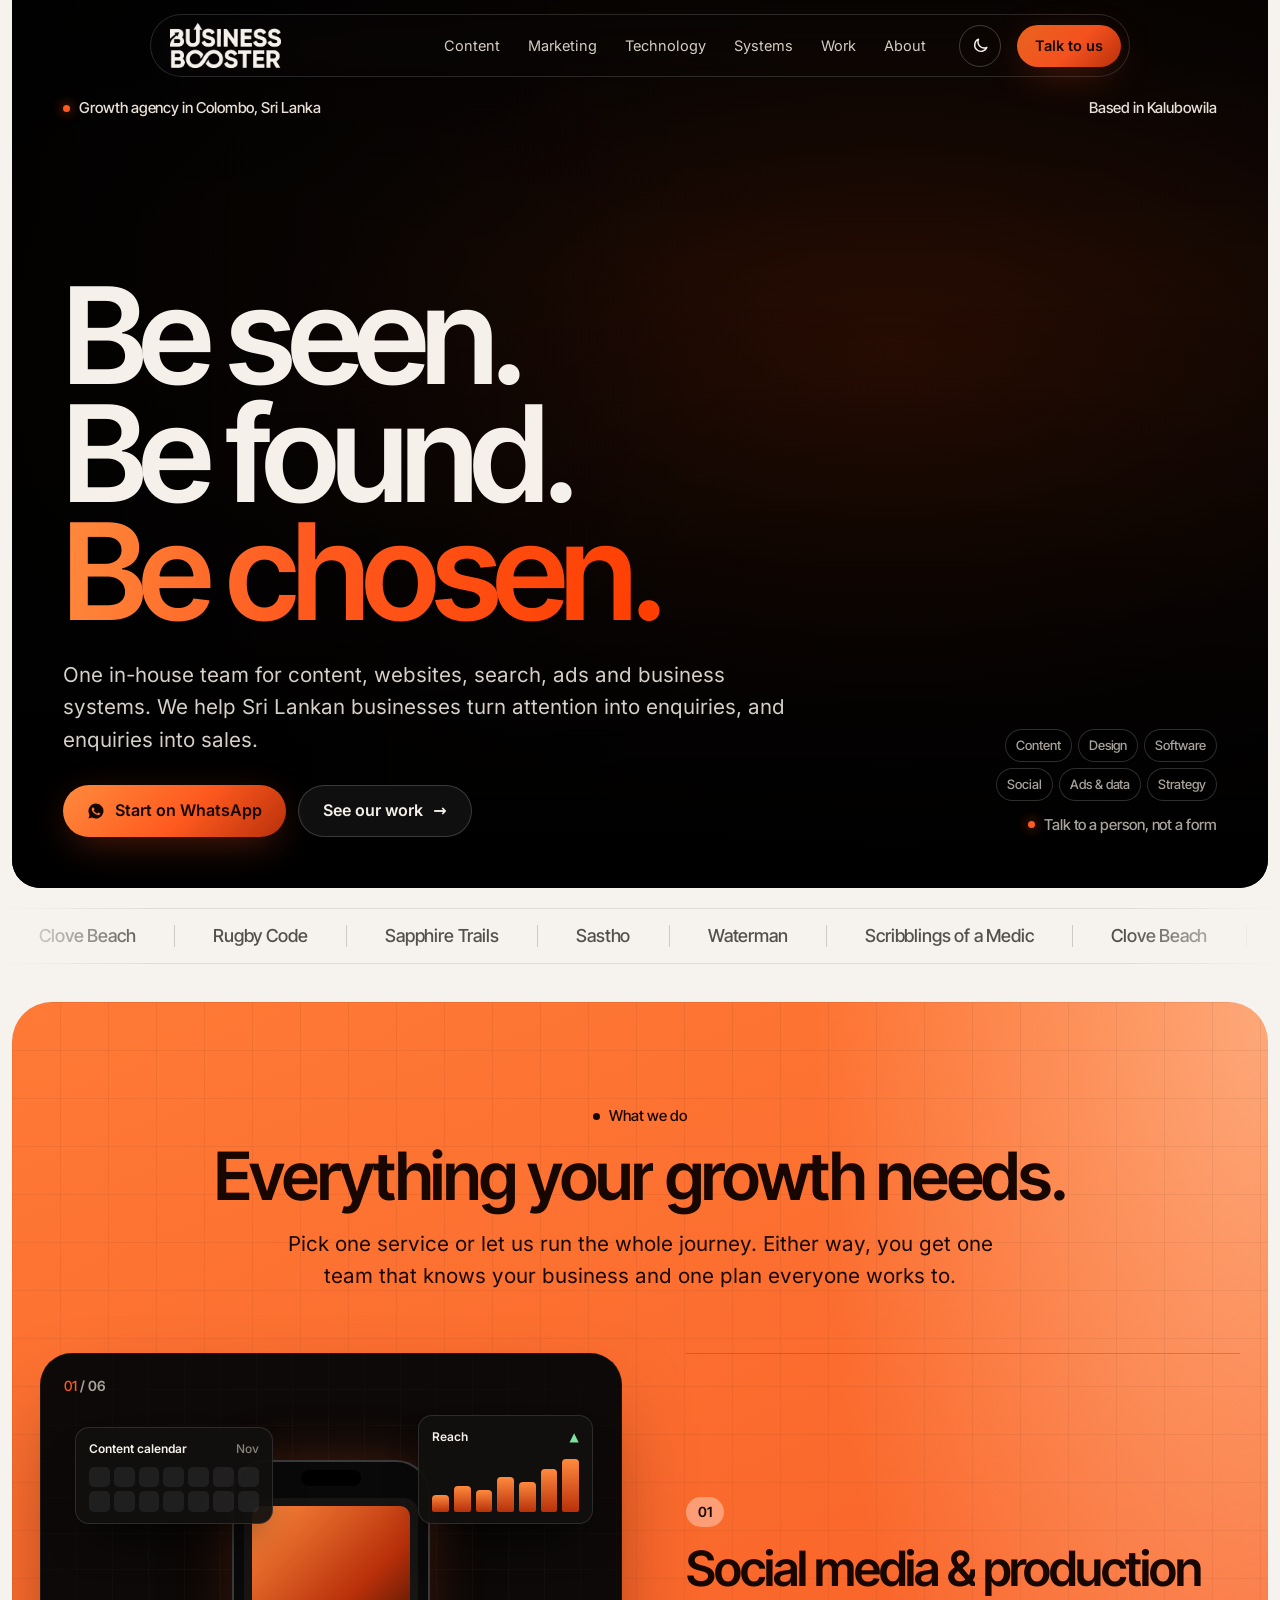
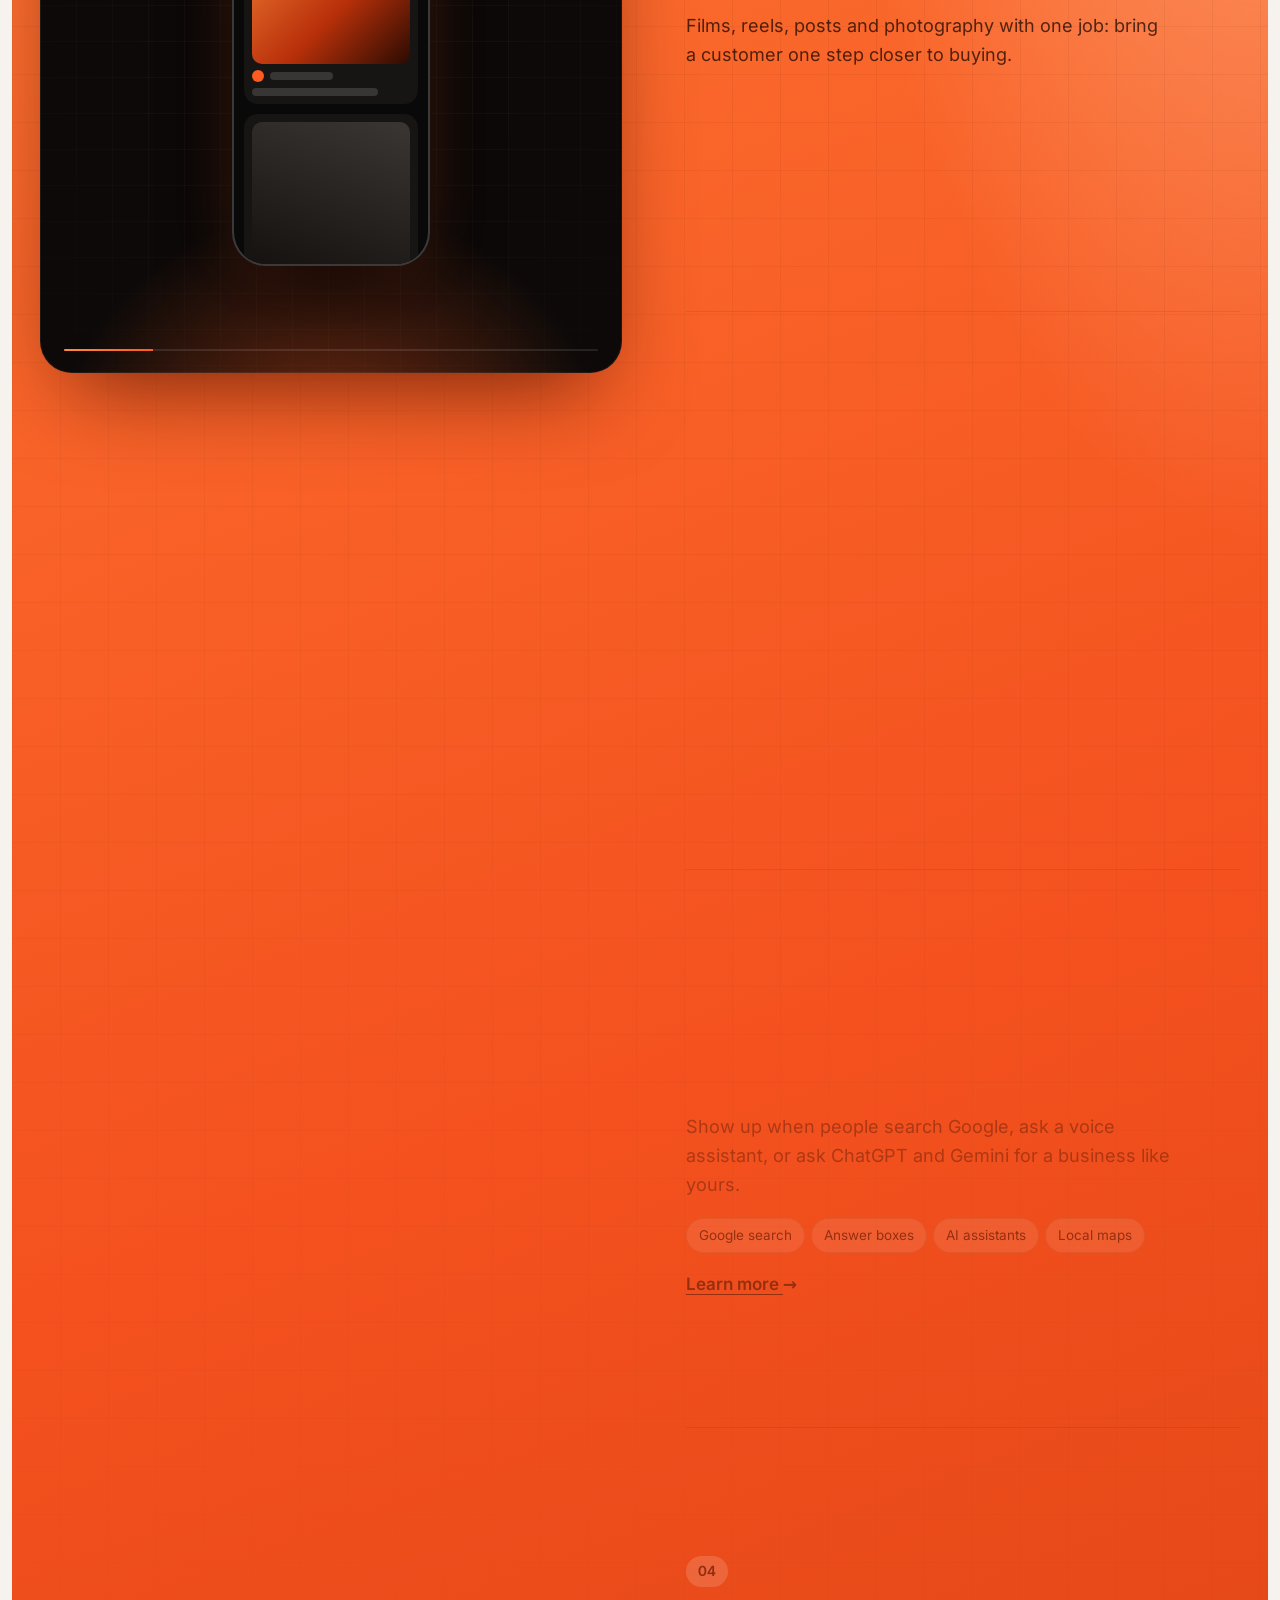
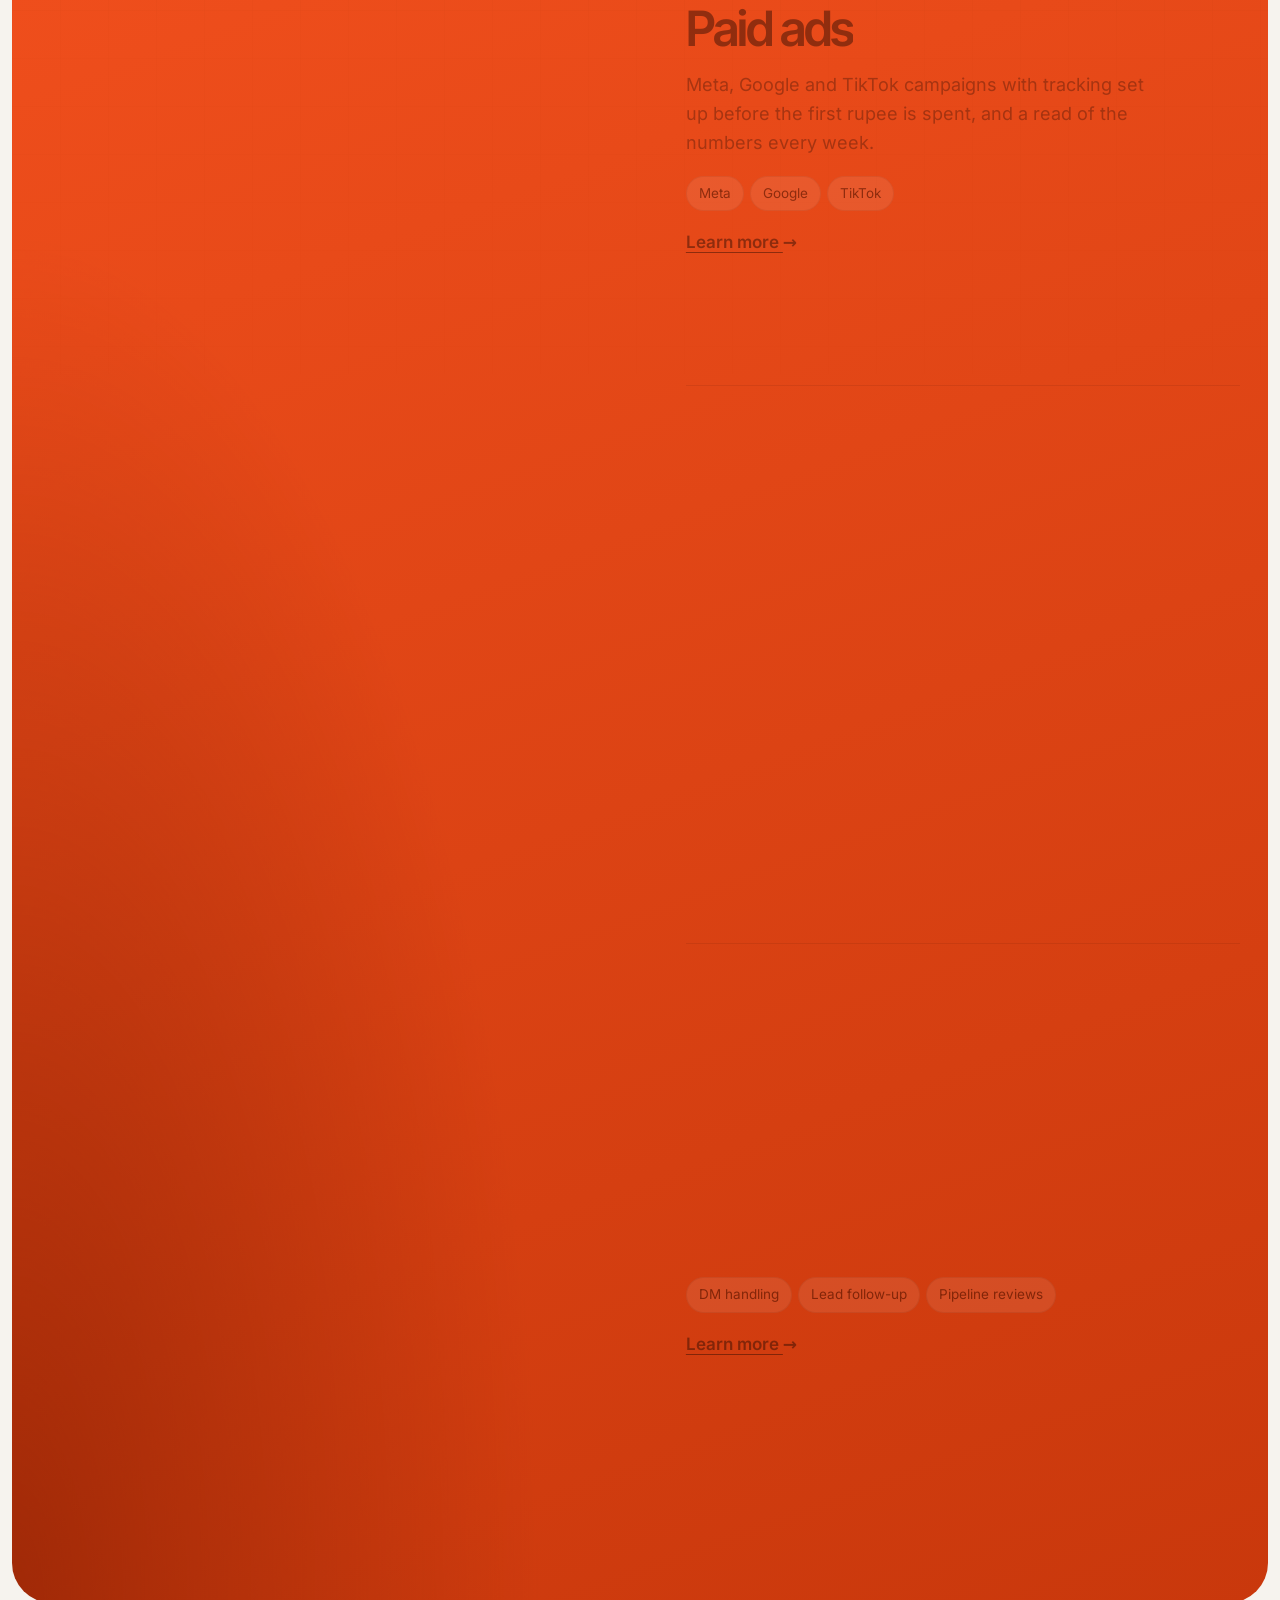
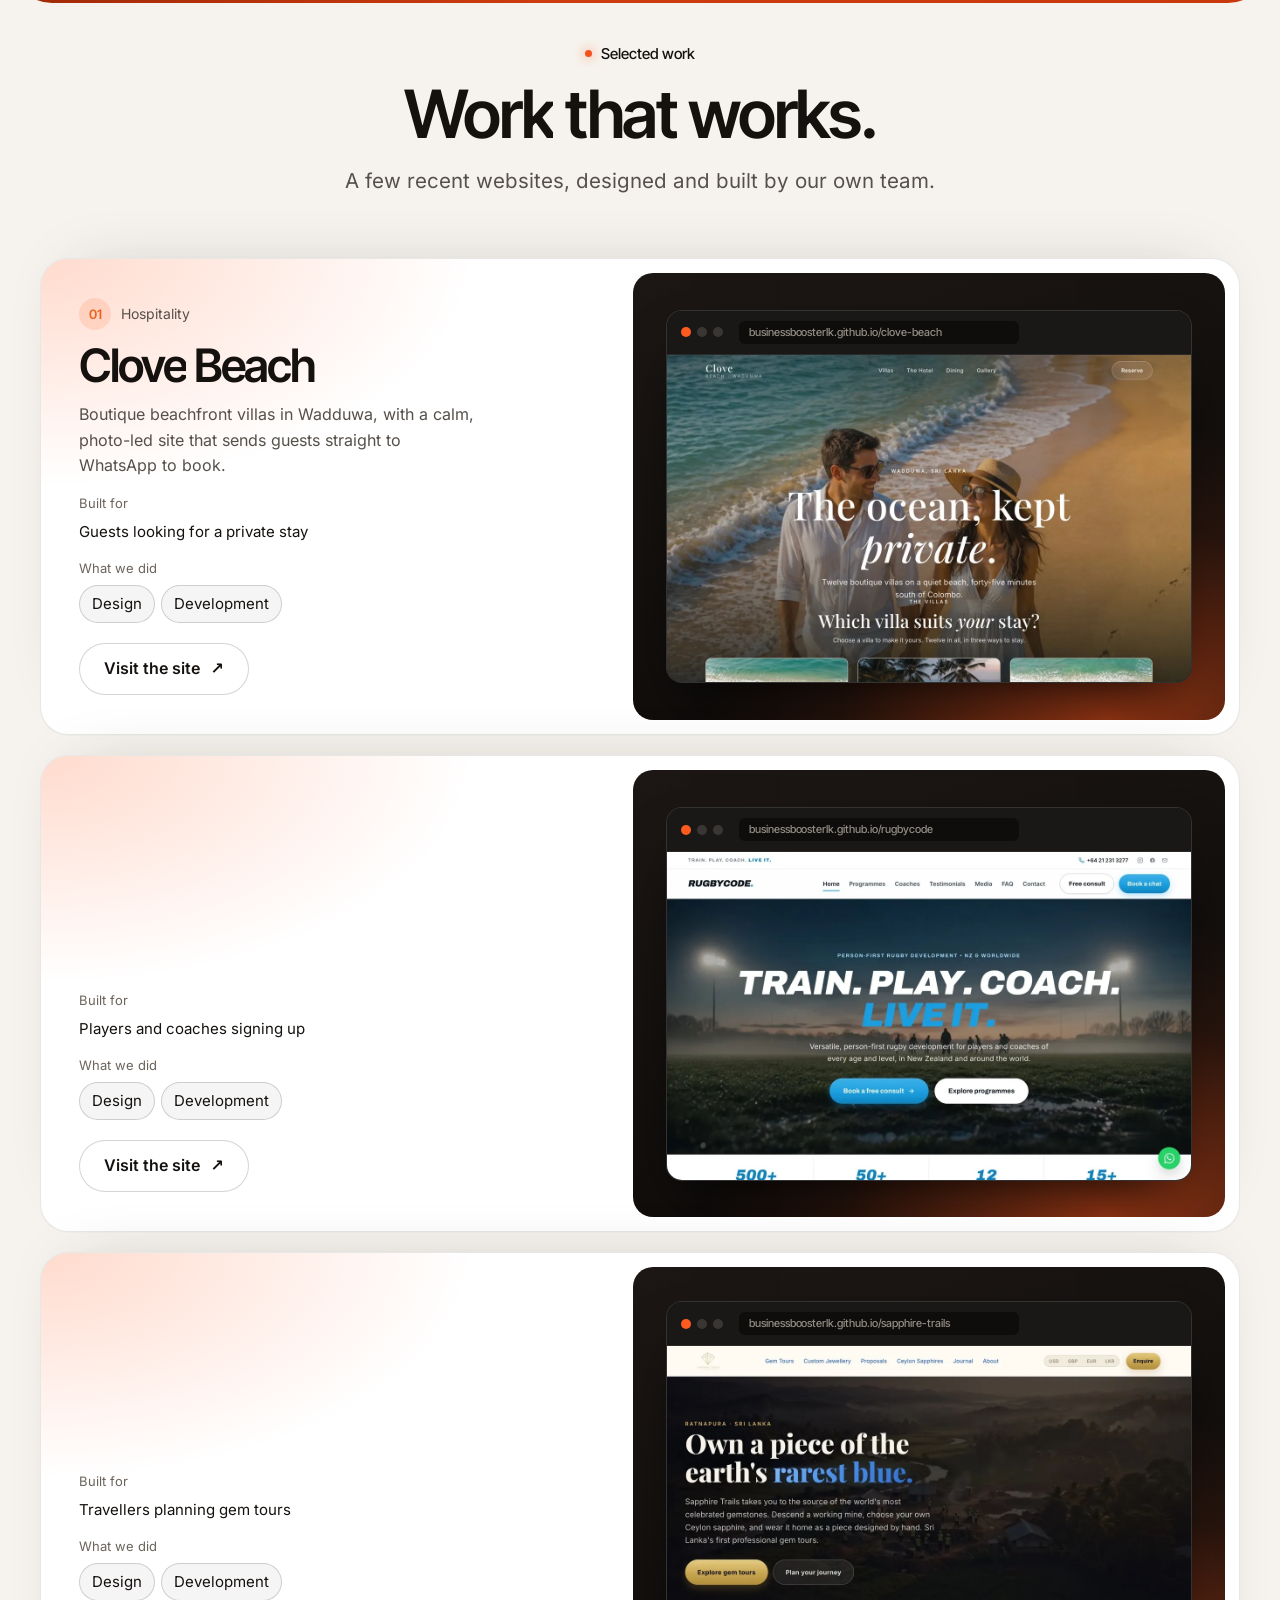
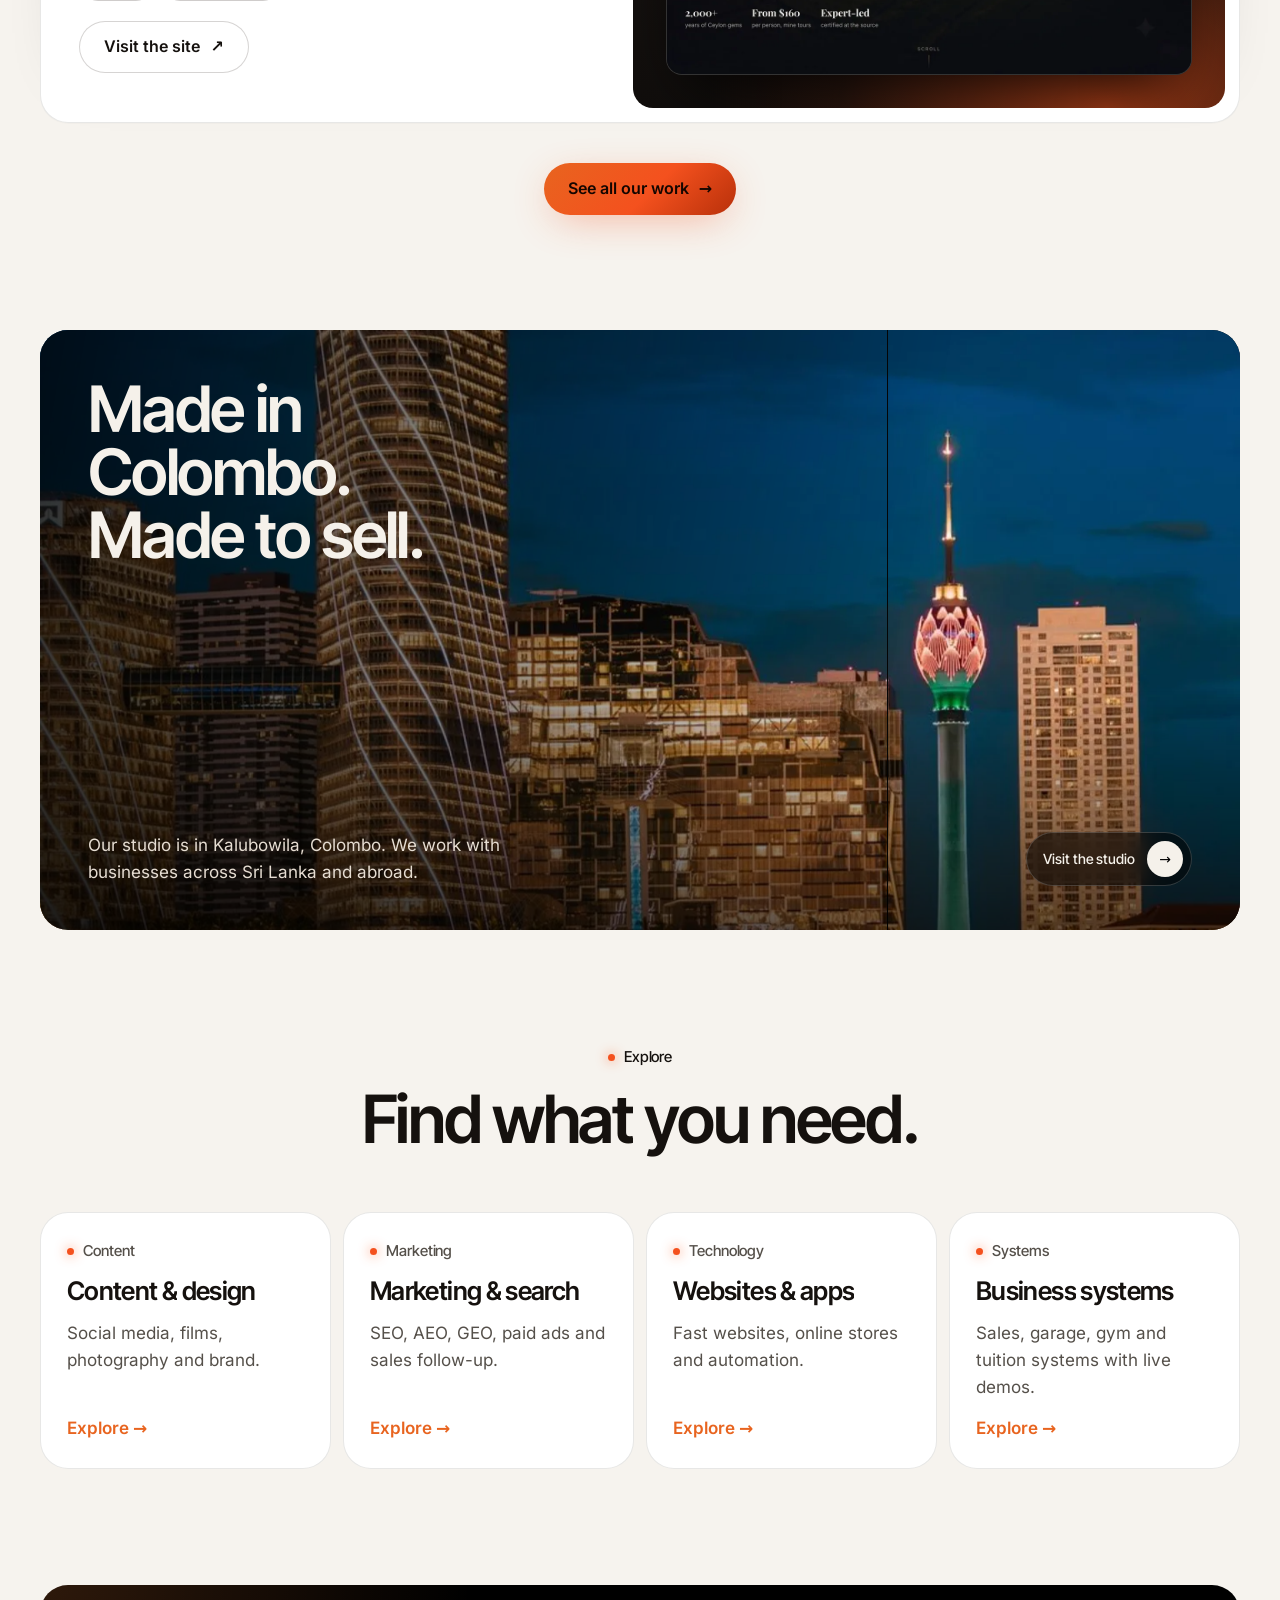
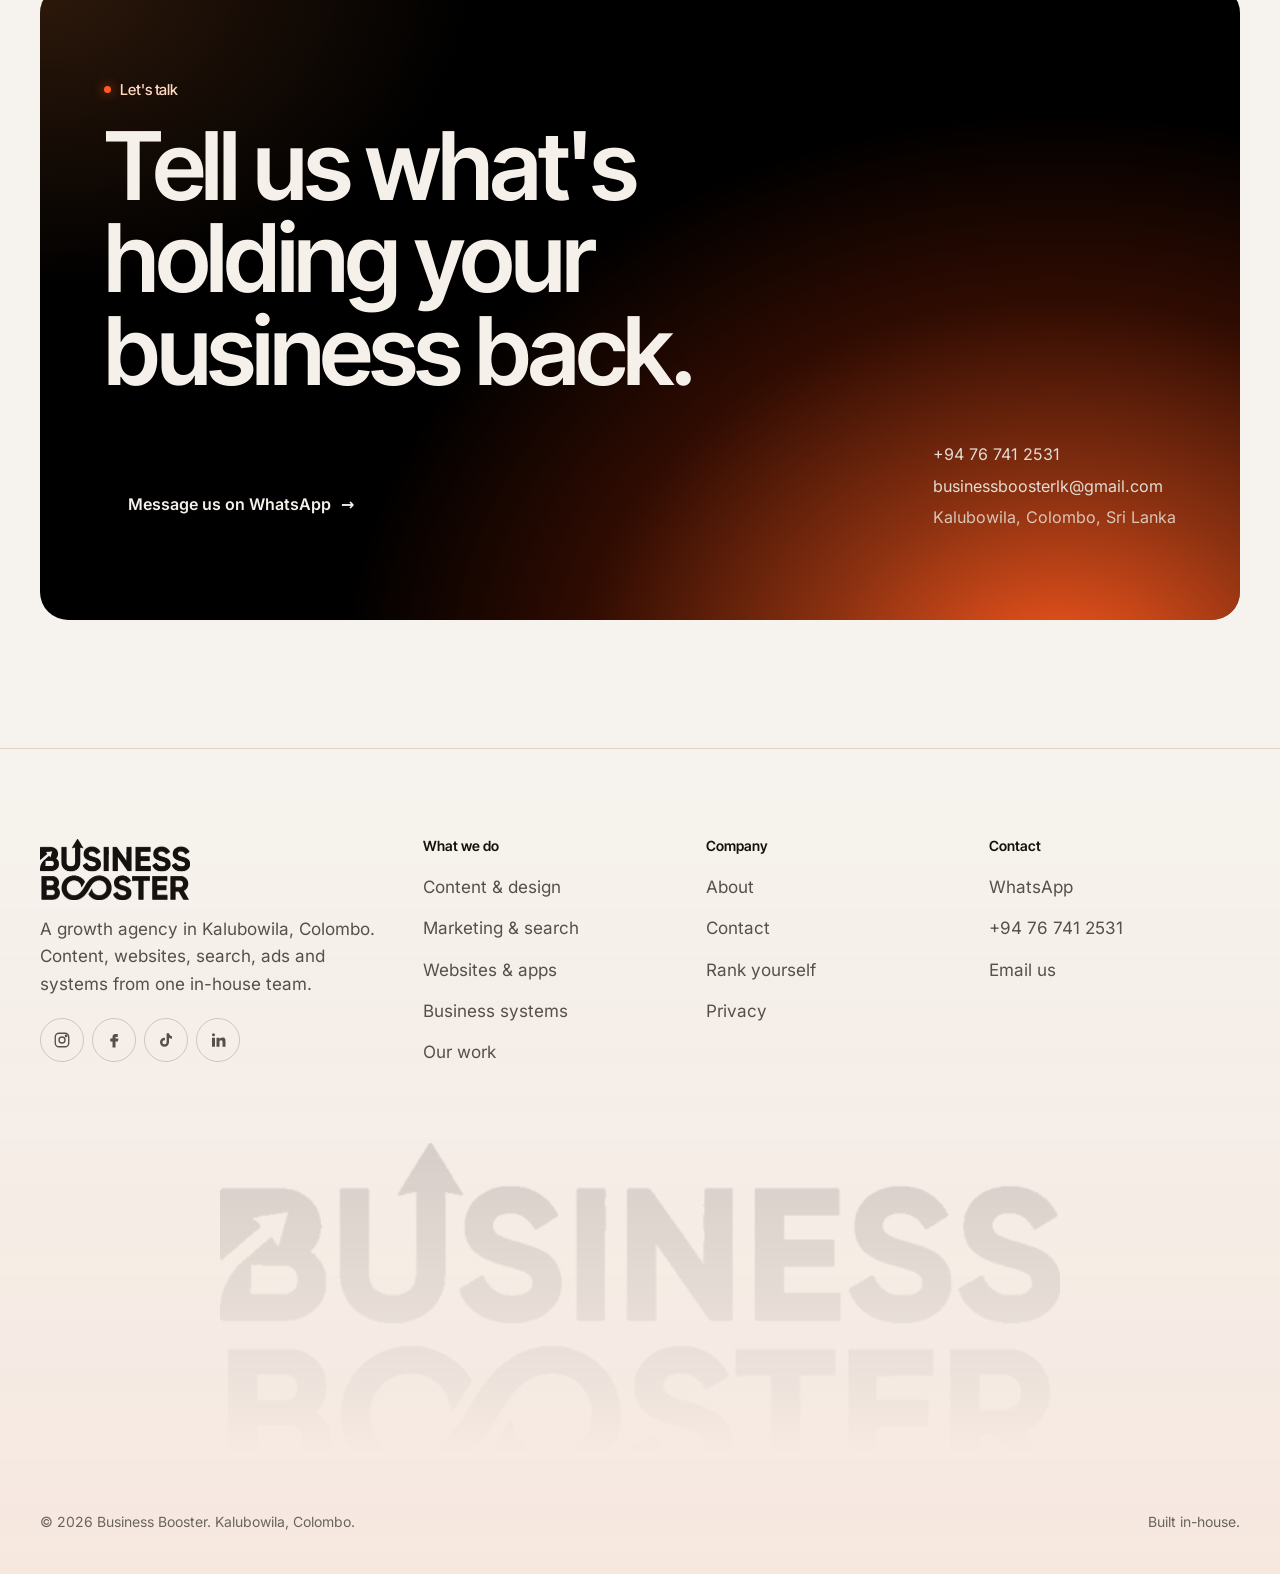
<file: index.html>
<!doctype html>
<html lang="en-GB">
<head>
<meta charset="utf-8">
<meta name="viewport" content="width=device-width,initial-scale=1,viewport-fit=cover">
<title>Business Booster | Growth agency in Colombo, Sri Lanka</title>
<meta name="description" content="Business Booster is a growth agency in Colombo. One in-house team for content, websites, SEO, AEO, GEO, paid ads and business systems, built to bring Sri Lankan businesses more customers.">
<meta property="og:type" content="website">
<meta property="og:site_name" content="Business Booster">
<meta property="og:title" content="Business Booster | Be seen. Be found. Be chosen.">
<meta property="og:description" content="One in-house team for content, websites, search, ads and business systems in Colombo, Sri Lanka.">
<meta property="og:image" content="assets/img/og.jpg">
<meta name="twitter:card" content="summary_large_image">
<meta name="theme-color" content="#060606">
<link rel="icon" href="assets/img/favicon.png" type="image/png">
<link rel="preload" href="assets/fonts/inter-tight-latin.woff2" as="font" type="font/woff2" crossorigin>
<link rel="preload" href="assets/fonts/inter-latin.woff2" as="font" type="font/woff2" crossorigin>
<link rel="stylesheet" href="assets/css/style.min.css">
<script>(function(){var d=document.documentElement,t;d.classList.add('js');try{t=localStorage.getItem('bb-theme')}catch(e){}if(!t)t=matchMedia('(prefers-color-scheme: light)').matches?'light':'dark';d.setAttribute('data-theme',t);var m=document.querySelector('meta[name=theme-color]');if(m)m.setAttribute('content',t==='light'?'#ffffff':'#060606')})()</script>
<script type="application/ld+json">{"@context":"https://schema.org","@type":"ProfessionalService","name":"Business Booster","email":"businessboosterlk@gmail.com","telephone":"+94767412531","image":"assets/img/og.jpg","address":{"@type":"PostalAddress","addressLocality":"Kalubowila","addressRegion":"Colombo","addressCountry":"LK"},"areaServed":"Sri Lanka","founder":[{"@type":"Person","name":"Thulaib"},{"@type":"Person","name":"Shiara"}],"knowsAbout":["Social media marketing","Video production","Website development","SEO","Answer engine optimisation","Generative engine optimisation","Paid advertising","Business systems"]}</script>
</head>
<body>
<a class="skip" href="#main">Skip to content</a>

<header class="nav" aria-label="Main">
  <a class="brand" href="./" aria-label="Business Booster home"><span class="logo" aria-hidden="true"></span></a>
  <nav class="nav-links" aria-label="Primary">
    <a href="content/">Content</a>
    <a href="marketing/">Marketing</a>
    <a href="technology/">Technology</a>
    <a href="systems/">Systems</a>
    <a href="work/">Work</a>
    <a href="about/">About</a>
  </nav>
  <button class="theme-btn" type="button" aria-label="Switch to light theme"><svg class="i-sun" viewBox="0 0 24 24" fill="none" stroke="currentColor" stroke-width="1.8" stroke-linecap="round" aria-hidden="true"><circle cx="12" cy="12" r="4.2"/><path d="M12 2.5v2.2M12 19.3v2.2M4.6 4.6l1.6 1.6M17.8 17.8l1.6 1.6M2.5 12h2.2M19.3 12h2.2M4.6 19.4l1.6-1.6M17.8 6.2l1.6-1.6"/></svg><svg class="i-moon" viewBox="0 0 24 24" fill="none" stroke="currentColor" stroke-width="1.8" stroke-linejoin="round" aria-hidden="true"><path d="M20 14.5A8 8 0 0 1 9.5 4a8 8 0 1 0 10.5 10.5Z"/></svg></button>
  <a class="btn btn-primary" href="contact/">Talk to us</a>
  <button class="menu-btn" aria-label="Open menu" aria-expanded="false" aria-controls="mobile-menu"><span></span></button>
</header>
<div class="mobile-menu" id="mobile-menu">
  <a href="./">Home</a>
  <a href="content/">Content</a>
  <a href="marketing/">Marketing</a>
  <a href="technology/">Technology</a>
  <a href="systems/">Systems</a>
  <a href="work/">Work</a>
  <a href="about/">About</a>
  <a href="contact/">Contact</a>
  <a class="btn btn-primary" href="https://wa.me/94767412531?text=Hi%20Business%20Booster%2C%20I%27d%20like%20to%20talk%20about%20growing%20my%20business.">Message us on WhatsApp</a>
</div>

<main id="main">

<!-- HERO -->
<section class="hero" aria-label="Introduction">
  <div class="hero-frame">
    <!-- Hero montage: one short clip per service, crossfading. Clips from Mixkit (free licence). -->
    <div class="hero-film" aria-hidden="true" data-clips='[
      {"src":"assets/video/34476.mp4","label":"Content"},
      {"src":"assets/video/50602.mp4","label":"Design"},
      {"src":"assets/video/41637.mp4","label":"Software"},
      {"src":"assets/video/4908.mp4","label":"Social"},
      {"src":"assets/video/41278.mp4","label":"Ads &amp; data"},
      {"src":"assets/video/42648.mp4","label":"Strategy"}]'>
      <video class="hero-video" muted playsinline preload="auto"></video>
      <video class="hero-video" muted playsinline preload="auto"></video>
    </div>
    <div class="hero-top">
      <span class="label">Growth agency in Colombo, Sri Lanka</span>
      <span class="label dim">Based in Kalubowila</span>
    </div>
    <div class="hero-inner">
      <div class="hero-copy">
        <h1>Be seen.<br>Be found.<br><span class="o">Be chosen.</span></h1>
        <p class="lead">One in-house team for content, websites, search, ads and business systems. We help Sri Lankan businesses turn attention into enquiries, and enquiries into sales.</p>
        <div class="hero-actions">
          <a class="btn btn-primary" href="https://wa.me/94767412531?text=Hi%20Business%20Booster%2C%20I%27d%20like%20to%20talk%20about%20growing%20my%20business.">
            <svg viewBox="0 0 24 24" fill="currentColor" aria-hidden="true"><path d="M12 2a10 10 0 0 0-8.6 15.1L2 22l5-1.3A10 10 0 1 0 12 2Zm5.2 14.2c-.2.6-1.3 1.2-1.8 1.2-.5.1-1 .2-3.3-.7-2.8-1.1-4.5-3.9-4.7-4.1-.1-.2-1.1-1.5-1.1-2.8s.7-2 1-2.3c.2-.3.5-.3.7-.3h.5c.2 0 .4 0 .6.5l.8 2c.1.2.1.4 0 .5l-.3.5-.4.4c-.1.1-.3.3-.1.6.2.3.8 1.3 1.7 2.1 1.2 1 2.1 1.3 2.4 1.5.3.1.5.1.6-.1l.9-1c.2-.3.4-.2.6-.1l1.9.9c.3.1.5.2.5.3.1.2.1.8-.1 1.4Z"/></svg>
            Start on WhatsApp</a>
          <a class="btn btn-ghost" href="work/">See our work <span class="arrow">→</span></a>
        </div>
      </div>
      <div class="hero-side">
        <ul class="film-tags" aria-hidden="true"></ul>
        <p class="label">Talk to a person, not a form</p>
      </div>
    </div>
  </div>
</section>

<!-- CLIENTS -->
<div class="marquee" aria-label="Some of the businesses we work with">
  <div class="marquee-track"><span>Clove Beach</span><span>Rugby Code</span><span>Sapphire Trails</span><span>Sastho</span><span>Waterman</span><span>Scribblings of a Medic</span><span aria-hidden="true">Clove Beach</span><span aria-hidden="true">Rugby Code</span><span aria-hidden="true">Sapphire Trails</span><span aria-hidden="true">Sastho</span><span aria-hidden="true">Waterman</span><span aria-hidden="true">Scribblings of a Medic</span></div>
</div>

<!-- SERVICES -->
<section class="section svc-band" id="services" aria-labelledby="svc-h">
  <div class="svc-band-in">
  <div class="wrap">
    <div class="section-head">
      <div>
        <span class="label orange">What we do</span>
        <h2 id="svc-h">Everything your<br>growth needs.</h2>
      </div>
      <p class="lead">Pick one service or let us run the whole journey. Either way, you get one team that knows your business and one plan everyone works to.</p>
    </div>
    <div class="svc-scroll">
      <div class="svc-stage" aria-hidden="true"><span class="svc-stage-count"><b>01</b> / 06</span><span class="svc-progress"><i></i></span></div>
      <div class="svc-steps">
      <div class="svc-step">
        <div class="ill-inline"><div class="ill scene"><div class="grid-bg"></div>
<div class="center"><div class="i-phone"><div class="i-feed">
<div class="i-post"><div class="img"></div><div class="pr"><span class="heart"></span><div class="bar" style="width:40%"></div></div><div class="bar" style="width:80%"></div></div>
<div class="i-post"><div class="img"></div><div class="pr"><span class="heart"></span><div class="bar" style="width:30%"></div></div><div class="bar" style="width:70%"></div></div>
<div class="i-post"><div class="img"></div><div class="pr"><span class="heart"></span><div class="bar" style="width:50%"></div></div><div class="bar" style="width:60%"></div></div>
<div class="i-post"><div class="img"></div><div class="pr"><span class="heart"></span><div class="bar" style="width:40%"></div></div><div class="bar" style="width:80%"></div></div>
</div></div></div>
<div class="sc" style="left:6%;top:12%;width:34%"><div class="sc-h">Content calendar <span>Nov</span></div><div class="cal"><i class="" style="--k:0"></i><i class="on" style="--k:1"></i><i class="" style="--k:2"></i><i class="on" style="--k:3"></i><i class="on" style="--k:4"></i><i class="" style="--k:5"></i><i class="on" style="--k:6"></i><i class="" style="--k:7"></i><i class="on" style="--k:8"></i><i class="" style="--k:9"></i><i class="on" style="--k:10"></i><i class="" style="--k:11"></i><i class="on" style="--k:12"></i><i class="on" style="--k:13"></i></div></div>
<div class="sc" style="right:5%;top:10%;width:30%"><div class="sc-h">Reach <b class="up">▲</b></div><div class="spark"><i class="sp-bar" style="--k:0;--h:30%"></i><i class="sp-bar" style="--k:1;--h:45%"></i><i class="sp-bar" style="--k:2;--h:38%"></i><i class="sp-bar" style="--k:3;--h:60%"></i><i class="sp-bar" style="--k:4;--h:52%"></i><i class="sp-bar" style="--k:5;--h:74%"></i><i class="sp-bar" style="--k:6;--h:92%"></i></div></div>
<div class="sc sc-pop" style="right:6%;bottom:30%;--dl:1.2s"><span class="dot-o"></span>“Is this in blue?”</div>
<div class="sc sc-pop" style="left:7%;bottom:22%;--dl:2.4s"><b style="color:var(--orange)">♥</b> <span class="count" style="--to:248"></span> likes</div>
<div class="sc sc-pop" style="left:12%;bottom:8%;--dl:3.4s">✓ Reel scheduled · 6:30 pm</div>
</div></div>
        <span class="idx">01</span>
        <h3>Social media &amp; production</h3>
        <p>Films, reels, posts and photography with one job: bring a customer one step closer to buying.</p>
        <ul><li>Content plans</li><li>Video &amp; reels</li><li>Photography</li><li>Community management</li></ul>
        <a class="more" href="content/#social">Learn more <span class="arrow">→</span></a>
      </div>
      <div class="svc-step">
        <div class="ill-inline"><div class="ill scene"><div class="grid-bg"></div>
<div class="i-browser panel" style="position:absolute;left:6%;top:16%;width:64%"><div class="top"><i></i><i></i><i></i><span class="url">yourbusiness.lk</span></div><div class="body">
<div class="i-hero"><div class="bar" style="width:70%;height:12px;background:#fff"></div><div class="bar" style="width:45%"></div><div class="btn-o"></div></div>
<div class="i-cards"><div></div><div></div><div></div></div></div>
<span class="i-ripple"></span><span class="i-cursor"><svg viewBox="0 0 24 24"><path d="M4 2l16 9-7 2-3 7z" fill="#fff" stroke="#000" stroke-width="1"/></svg></span></div>
<div class="mini-phone"><div class="mp-hero"></div><div class="mp-row"></div><div class="mp-row"></div><div class="mp-btn"></div></div>
<div class="sc" style="right:5%;top:8%;width:28%"><div class="sc-h">Mobile speed</div><svg class="gauge" viewBox="0 0 100 56"><path d="M8 50a42 42 0 0 1 84 0" class="g-bg"/><path d="M8 50a42 42 0 0 1 84 0" class="g-fg"/></svg><div class="g-lab">Fast</div></div>
<div class="sc sc-pop toast" style="left:10%;bottom:8%;--dl:3.6s"><span class="tick">✓</span> New enquiry received</div>
</div></div>
        <span class="idx">02</span>
        <h3>Websites</h3>
        <p>Fast on a budget phone and mobile data, easy to update, and built from day one to turn visitors into enquiries.</p>
        <ul><li>Business sites</li><li>Landing pages</li><li>Online stores</li></ul>
        <a class="more" href="technology/#websites">Learn more <span class="arrow">→</span></a>
      </div>
      <div class="svc-step">
        <div class="ill-inline"><div class="ill scene"><div class="grid-bg"></div>
<div class="i-search" style="position:absolute;left:7%;top:14%;width:62%">
<div class="i-query"><span>⌕</span><span class="t">best garage in nugegoda</span></div>
<div class="i-results">
<div class="i-res"><span class="n">1</span><span class="sq"></span><span class="lines"><span class="bar" style="width:60%"></span><span class="bar" style="width:85%;height:6px"></span></span></div>
<div class="i-res"><span class="n">2</span><span class="sq"></span><span class="lines"><span class="bar" style="width:50%"></span><span class="bar" style="width:75%;height:6px"></span></span></div>
<div class="i-res"><span class="n">3</span><span class="sq"></span><span class="lines"><span class="bar" style="width:55%"></span><span class="bar" style="width:70%;height:6px"></span></span></div>
<div class="i-res me"><span class="n" style="color:var(--orange)">★</span><span class="sq"></span><span class="lines"><span class="bar o" style="width:55%"></span><span class="bar" style="width:80%;height:6px"></span></span></div>
</div></div>
<div class="sc map" style="right:5%;top:12%;width:27%"><div class="map-bg"><span class="pin"></span><span class="pulse"></span></div><div class="sc-h" style="margin-top:8px">Your business</div><div class="stars"><i></i><i></i><i></i><i></i><i></i></div><small class="open">Open now</small></div>
<div class="sc sc-pop" style="right:6%;bottom:12%;width:34%;--dl:2s"><div class="i-ai"><i></i> AI answer</div><div style="margin-top:6px">“Try <mark class="mk">your business</mark>, well reviewed and open late.”</div></div>
</div></div>
        <span class="idx">03</span>
        <h3>SEO, AEO &amp; GEO</h3>
        <p>Show up when people search Google, ask a voice assistant, or ask ChatGPT and Gemini for a business like yours.</p>
        <ul><li>Google search</li><li>Answer boxes</li><li>AI assistants</li><li>Local maps</li></ul>
        <a class="more" href="marketing/#search">Learn more <span class="arrow">→</span></a>
      </div>
      <div class="svc-step">
        <div class="ill-inline"><div class="ill scene"><div class="grid-bg"></div>
<div class="ad-stack"><div class="ad-card" style="--k:0"><div class="ad-top"><span class="ad-av"></span><span>Meta</span><small>Sponsored</small></div><div class="ad-img" style="background:linear-gradient(135deg,#ff8a3d,#b8300a)"></div><div class="bar" style="width:80%"></div><div class="ad-cta">Book now</div></div><div class="ad-card" style="--k:1"><div class="ad-top"><span class="ad-av"></span><span>Google</span><small>Sponsored</small></div><div class="ad-img" style="background:linear-gradient(135deg,#3a3633,#120f0d)"></div><div class="bar" style="width:80%"></div><div class="ad-cta">Book now</div></div><div class="ad-card" style="--k:2"><div class="ad-top"><span class="ad-av"></span><span>TikTok</span><small>Sponsored</small></div><div class="ad-img" style="background:radial-gradient(circle at 30% 30%,#ffd2b0,#ff5a1f 45%,#1a0702)"></div><div class="bar" style="width:80%"></div><div class="ad-cta">Book now</div></div></div>
<div class="i-chart panel" style="position:absolute;right:5%;top:12%;width:52%">
<div class="head"><span class="kpi">Enquiries</span><span class="up">▲ this month</span></div>
<svg viewBox="0 0 300 140" aria-hidden="true"><defs><linearGradient id="ga4" x1="0" x2="0" y1="0" y2="1"><stop offset="0" stop-color="#ff5a1f" stop-opacity=".45"/><stop offset="1" stop-color="#ff5a1f" stop-opacity="0"/></linearGradient></defs>
<line class="gl" x1="0" y1="35" x2="300" y2="35"/><line class="gl" x1="0" y1="70" x2="300" y2="70"/><line class="gl" x1="0" y1="105" x2="300" y2="105"/>
<path class="area" fill="url(#ga4)" d="M0 120 L50 104 L100 110 L150 80 L200 86 L250 44 L300 22 L300 140 L0 140Z"/>
<path class="line" d="M0 120 L50 104 L100 110 L150 80 L200 86 L250 44 L300 22"/><circle class="dot" cx="300" cy="22" r="5"/></svg>
</div>
<div class="sc" style="right:5%;bottom:10%;width:46%"><div class="sc-h">Budget moves to the best ad</div><div class="slider"><i></i><b></b></div><div class="chans"><span class="chip o">Meta</span><span class="chip">Google</span><span class="chip">TikTok</span></div></div>
<div class="sc sc-pop" style="left:8%;bottom:8%;--dl:2.4s"><b class="down">▼</b> Cost per enquiry</div>
</div></div>
        <span class="idx">04</span>
        <h3>Paid ads</h3>
        <p>Meta, Google and TikTok campaigns with tracking set up before the first rupee is spent, and a read of the numbers every week.</p>
        <ul><li>Meta</li><li>Google</li><li>TikTok</li></ul>
        <a class="more" href="marketing/#ads">Learn more <span class="arrow">→</span></a>
      </div>
      <div class="svc-step">
        <div class="ill-inline"><div class="ill scene"><div class="grid-bg"></div>
<div class="stats3"><div class="sc st"><small>New leads</small><b class="count" style="--to:24"></b></div><div class="sc st"><small>Follow-ups</small><b class="count" style="--to:11"></b></div><div class="sc st"><small>Won</small><b class="count" style="--to:7"></b></div></div>
<div class="i-board" style="position:absolute;left:6%;right:6%;top:30%;width:auto">
<div class="i-col"><div class="h5">New</div><div class="i-card"><div class="bar" style="width:70%"></div><div class="bar" style="width:40%"></div></div><div class="i-card"><div class="bar" style="width:60%"></div><div class="bar" style="width:50%"></div></div></div>
<div class="i-col"><div class="h5">Follow-up</div><div class="i-card"><div class="bar" style="width:55%"></div><div class="bar" style="width:35%"></div></div></div>
<div class="i-col"><div class="h5">Won</div><div class="i-card"><div class="bar o" style="width:65%"></div><div class="bar" style="width:45%"></div></div></div>
<div class="i-card i-move"><div class="bar o" style="width:70%"></div><div class="bar" style="width:45%"></div><span class="av"></span></div>
</div>
<div class="sc sc-pop toast" style="right:6%;bottom:7%;--dl:2.8s">⏰ Follow-up due · 3:00 pm</div>
</div></div>
        <span class="idx">05</span>
        <h3>Business systems</h3>
        <p>Software made for how you work: sales pipelines, bookings, memberships and stores. It carries the repeat work so your team can sell.</p>
        <ul><li>Sales OS</li><li>Apps</li><li>Automation</li></ul>
        <a class="more" href="technology/#systems">Learn more <span class="arrow">→</span></a>
      </div>
      <div class="svc-step">
        <div class="ill-inline"><div class="ill scene"><div class="grid-bg"></div>
<div class="i-wa panel" style="position:absolute;left:8%;top:12%;width:50%;max-width:none">
<div class="top"><i></i><span>New enquiry<small>online</small></span></div>
<div class="msgs"><div class="m in">Hi, do you have rooms this weekend?</div><div class="m out">Yes! 2 villas free. Shall I hold one for you?</div><div class="m in">Please, for Saturday.</div><div class="m out">Done ✓ Booking link sent.</div></div>
</div>
<div class="sc" style="right:5%;top:12%;width:32%"><div class="sc-h">Lead status</div><div class="steps3"><span style="--k:0">New</span><span style="--k:1">Replied</span><span style="--k:2">Booked</span></div></div>
<div class="sc" style="right:5%;top:42%;width:32%"><div class="sc-h">First reply</div><div class="ring"><svg viewBox="0 0 40 40"><circle cx="20" cy="20" r="16" class="r-bg"/><circle cx="20" cy="20" r="16" class="r-fg"/></svg><span>minutes,<br>not days</span></div></div>
<div class="sc sc-pop" style="right:6%;bottom:9%;width:32%;--dl:3.8s"><div class="sc-h">Sat · 10:00</div><span class="tick">✓</span> Booked</div>
</div></div>
        <span class="idx">06</span>
        <h3>Sales follow-up</h3>
        <p>Every enquiry gets an owner, a quick reply and a next step, so the leads your marketing creates don't go cold.</p>
        <ul><li>DM handling</li><li>Lead follow-up</li><li>Pipeline reviews</li></ul>
        <a class="more" href="marketing/#follow-up">Learn more <span class="arrow">→</span></a>
      </div>
      </div>
    </div>
  </div>
  </div>
</section>

<!-- WORK -->
<section class="section" id="work" aria-labelledby="work-h" style="padding-top:0">
  <div class="wrap">
    <div class="section-head">
      <div>
        <span class="label orange">Selected work</span>
        <h2 id="work-h">Work that<br>works.</h2>
      </div>
      <p class="lead">A few recent websites, designed and built by our own team.</p>
    </div>
    <div class="stack">
      <article class="stack-card spot" style="--i:0">
        <div class="stack-info">
          <span class="stack-head"><span class="stack-num">01</span>Hospitality</span>
          <h3>Clove Beach</h3>
          <p>Boutique beachfront villas in Wadduwa, with a calm, photo-led site that sends guests straight to WhatsApp to book.</p>
          <div class="stack-meta"><small>Built for</small><span>Guests looking for a private stay</span></div>
          <div class="stack-meta"><small>What we did</small><div class="stack-tags"><span>Design</span><span>Development</span></div></div>
          <a class="btn btn-ghost" href="https://businessboosterlk.github.io/clove-beach/">Visit the site <span class="arrow">↗</span></a>
        </div>
        <a class="stack-shot" href="https://businessboosterlk.github.io/clove-beach/"><span class="browser"><span class="browser-bar"><i></i><i></i><i></i><span>businessboosterlk.github.io/clove-beach</span></span><img src="assets/img/work/clove-beach.webp" alt="Clove Beach website, home page" loading="lazy" width="1200" height="750"></span></a>
      </article>
      <article class="stack-card spot" style="--i:1">
        <div class="stack-info">
          <span class="stack-head"><span class="stack-num">02</span>Sport</span>
          <h3>Rugby Code</h3>
          <p>Player and coach development from New Zealand, with a bold site built around programmes and sign-ups.</p>
          <div class="stack-meta"><small>Built for</small><span>Players and coaches signing up</span></div>
          <div class="stack-meta"><small>What we did</small><div class="stack-tags"><span>Design</span><span>Development</span></div></div>
          <a class="btn btn-ghost" href="https://businessboosterlk.github.io/rugbycode/">Visit the site <span class="arrow">↗</span></a>
        </div>
        <a class="stack-shot" href="https://businessboosterlk.github.io/rugbycode/"><span class="browser"><span class="browser-bar"><i></i><i></i><i></i><span>businessboosterlk.github.io/rugbycode</span></span><img src="assets/img/work/rugbycode.webp" alt="Rugby Code website, home page" loading="lazy" width="1200" height="750"></span></a>
      </article>
      <article class="stack-card spot" style="--i:2">
        <div class="stack-info">
          <span class="stack-head"><span class="stack-num">03</span>Travel</span>
          <h3>Sapphire Trails</h3>
          <p>Ceylon gem tours and custom jewellery, presented as a premium travel experience.</p>
          <div class="stack-meta"><small>Built for</small><span>Travellers planning gem tours</span></div>
          <div class="stack-meta"><small>What we did</small><div class="stack-tags"><span>Design</span><span>Development</span></div></div>
          <a class="btn btn-ghost" href="https://businessboosterlk.github.io/sapphire-trails/">Visit the site <span class="arrow">↗</span></a>
        </div>
        <a class="stack-shot" href="https://businessboosterlk.github.io/sapphire-trails/"><span class="browser"><span class="browser-bar"><i></i><i></i><i></i><span>businessboosterlk.github.io/sapphire-trails</span></span><img src="assets/img/work/sapphire-trails.webp" alt="Sapphire Trails website, home page" loading="lazy" width="1200" height="750"></span></a>
      </article>
    </div>
    <p style="margin-top:40px;text-align:center"><a class="btn btn-primary" href="work/">See all our work <span class="arrow">→</span></a></p>
  </div>
</section>

<!-- REEL -->
<section class="section" id="reel" aria-labelledby="reel-h" style="padding-top:0">
  <div class="wrap">
    <div class="reel" data-reveal>
      <!-- Photo: "Colombo city skyline at night" by Gihanud2001, Wikimedia Commons, CC0 -->
      <img class="reel-img" src="assets/img/colombo-night.webp" alt="Colombo skyline at night with the Lotus Tower lit up" loading="lazy" width="1440" height="1080">
      <h2 id="reel-h">Made in Colombo.<br>Made to sell.</h2>
      <p class="reel-sub">Our studio is in Kalubowila, Colombo. We work with businesses across Sri Lanka and abroad.</p>
      <div class="reel-ui"><a class="reel-pill" href="contact/"><span>Visit the studio</span><i aria-hidden="true">→</i></a></div>
    </div>
  </div>
</section>

<!-- EXPLORE -->
<section class="section" aria-labelledby="explore-h" style="padding-top:0">
  <div class="wrap">
    <div class="section-head center"><span class="label orange">Explore</span><h2 id="explore-h">Find what you need.</h2></div>
    <div class="pillars four">
      <a class="pillar spot" href="content/"><span class="label">Content</span><h3>Content &amp; design</h3><p>Social media, films, photography and brand.</p><span class="more">Explore <span class="arrow">→</span></span></a>
      <a class="pillar spot" href="marketing/"><span class="label">Marketing</span><h3>Marketing &amp; search</h3><p>SEO, AEO, GEO, paid ads and sales follow-up.</p><span class="more">Explore <span class="arrow">→</span></span></a>
      <a class="pillar spot" href="technology/"><span class="label">Technology</span><h3>Websites &amp; apps</h3><p>Fast websites, online stores and automation.</p><span class="more">Explore <span class="arrow">→</span></span></a>
      <a class="pillar spot" href="systems/"><span class="label">Systems</span><h3>Business systems</h3><p>Sales, garage, gym and tuition systems with live demos.</p><span class="more">Explore <span class="arrow">→</span></span></a>
    </div>
  </div>
</section>

<!-- CTA -->
<section aria-labelledby="cta-h">
  <div class="wrap">
    <div class="cta" data-reveal>
      <span class="label" style="color:#ffd9c2">Let's talk</span>
      <h2 id="cta-h" style="margin-top:18px">Tell us what's holding your business back.</h2>
      <div class="cta-row">
        <a class="btn btn-dark" href="https://wa.me/94767412531?text=Hi%20Business%20Booster%2C%20I%27d%20like%20to%20talk%20about%20growing%20my%20business.">Message us on WhatsApp <span class="arrow">→</span></a>
        <div class="cta-contacts">
          <span>+94 76 741 2531</span>
          <span>businessboosterlk@gmail.com</span>
          <span class="dim" style="color:#d9c6b8">Kalubowila, Colombo, Sri Lanka</span>
        </div>
      </div>
    </div>
  </div>
</section>

</main>

<footer class="footer">
  <div class="wrap">
    <div class="footer-grid">
      <div>
        <a class="brand" href="./" aria-label="Business Booster home"><span class="logo" aria-hidden="true"></span></a>
        <p class="muted" style="margin-top:16px;max-width:34ch">A growth agency in Kalubowila, Colombo. Content, websites, search, ads and systems from one in-house team.</p>
        <div class="socials">
          <!-- Placeholder links: add the real profile URLs -->
          <a href="#" aria-label="Instagram"><svg viewBox="0 0 24 24" fill="none" stroke="currentColor" stroke-width="1.8" aria-hidden="true"><rect x="3" y="3" width="18" height="18" rx="5"/><circle cx="12" cy="12" r="4"/><circle cx="17.5" cy="6.5" r="1" fill="currentColor"/></svg></a>
          <a href="#" aria-label="Facebook"><svg viewBox="0 0 24 24" fill="currentColor" aria-hidden="true"><path d="M14 8h3V4h-3a4 4 0 0 0-4 4v2H7v4h3v8h4v-8h3l1-4h-4V8Z"/></svg></a>
          <a href="#" aria-label="TikTok"><svg viewBox="0 0 24 24" fill="currentColor" aria-hidden="true"><path d="M16 3c.4 2.2 1.8 3.6 4 4v3.2a7.6 7.6 0 0 1-4-1.2V15a6 6 0 1 1-6-6h.6v3.3A2.8 2.8 0 1 0 12.8 15V3H16Z"/></svg></a>
          <a href="#" aria-label="LinkedIn"><svg viewBox="0 0 24 24" fill="currentColor" aria-hidden="true"><path d="M4 9h4v12H4zM6 3a2 2 0 1 1 0 4 2 2 0 0 1 0-4Zm4 6h4v1.7c.6-1 1.9-2 3.9-2 4.1 0 4.1 2.8 4.1 6.2V21h-4v-5.5c0-1.4 0-3.1-2-3.1s-2 1.5-2 3V21h-4V9Z"/></svg></a>
        </div>
      </div>
      <div><h2 class="fh">What we do</h2><ul><li><a href="content/">Content &amp; design</a></li><li><a href="marketing/">Marketing &amp; search</a></li><li><a href="technology/">Websites &amp; apps</a></li><li><a href="systems/">Business systems</a></li><li><a href="work/">Our work</a></li></ul></div>
      <div><h2 class="fh">Company</h2><ul><li><a href="about/">About</a></li><li><a href="contact/">Contact</a></li><li><a href="https://businessboosterlk.github.io/rank/">Rank yourself</a></li><li><a href="https://businessboosterlk.github.io/privacy/">Privacy</a></li></ul></div>
      <div><h2 class="fh">Contact</h2><ul><li><a href="https://wa.me/94767412531">WhatsApp</a></li><li><a href="tel:+94767412531">+94 76 741 2531</a></li><li><a href="mailto:businessboosterlk@gmail.com">Email us</a></li></ul></div>
    </div>
    <div class="logo-big" aria-hidden="true"></div>
    <div class="footer-base"><span>© <span data-year>2026</span> Business Booster. Kalubowila, Colombo.</span><span>Built in-house.</span></div>
  </div>
</footer>
<script src="assets/js/main.min.js" defer></script>
</body>
</html>
</file>
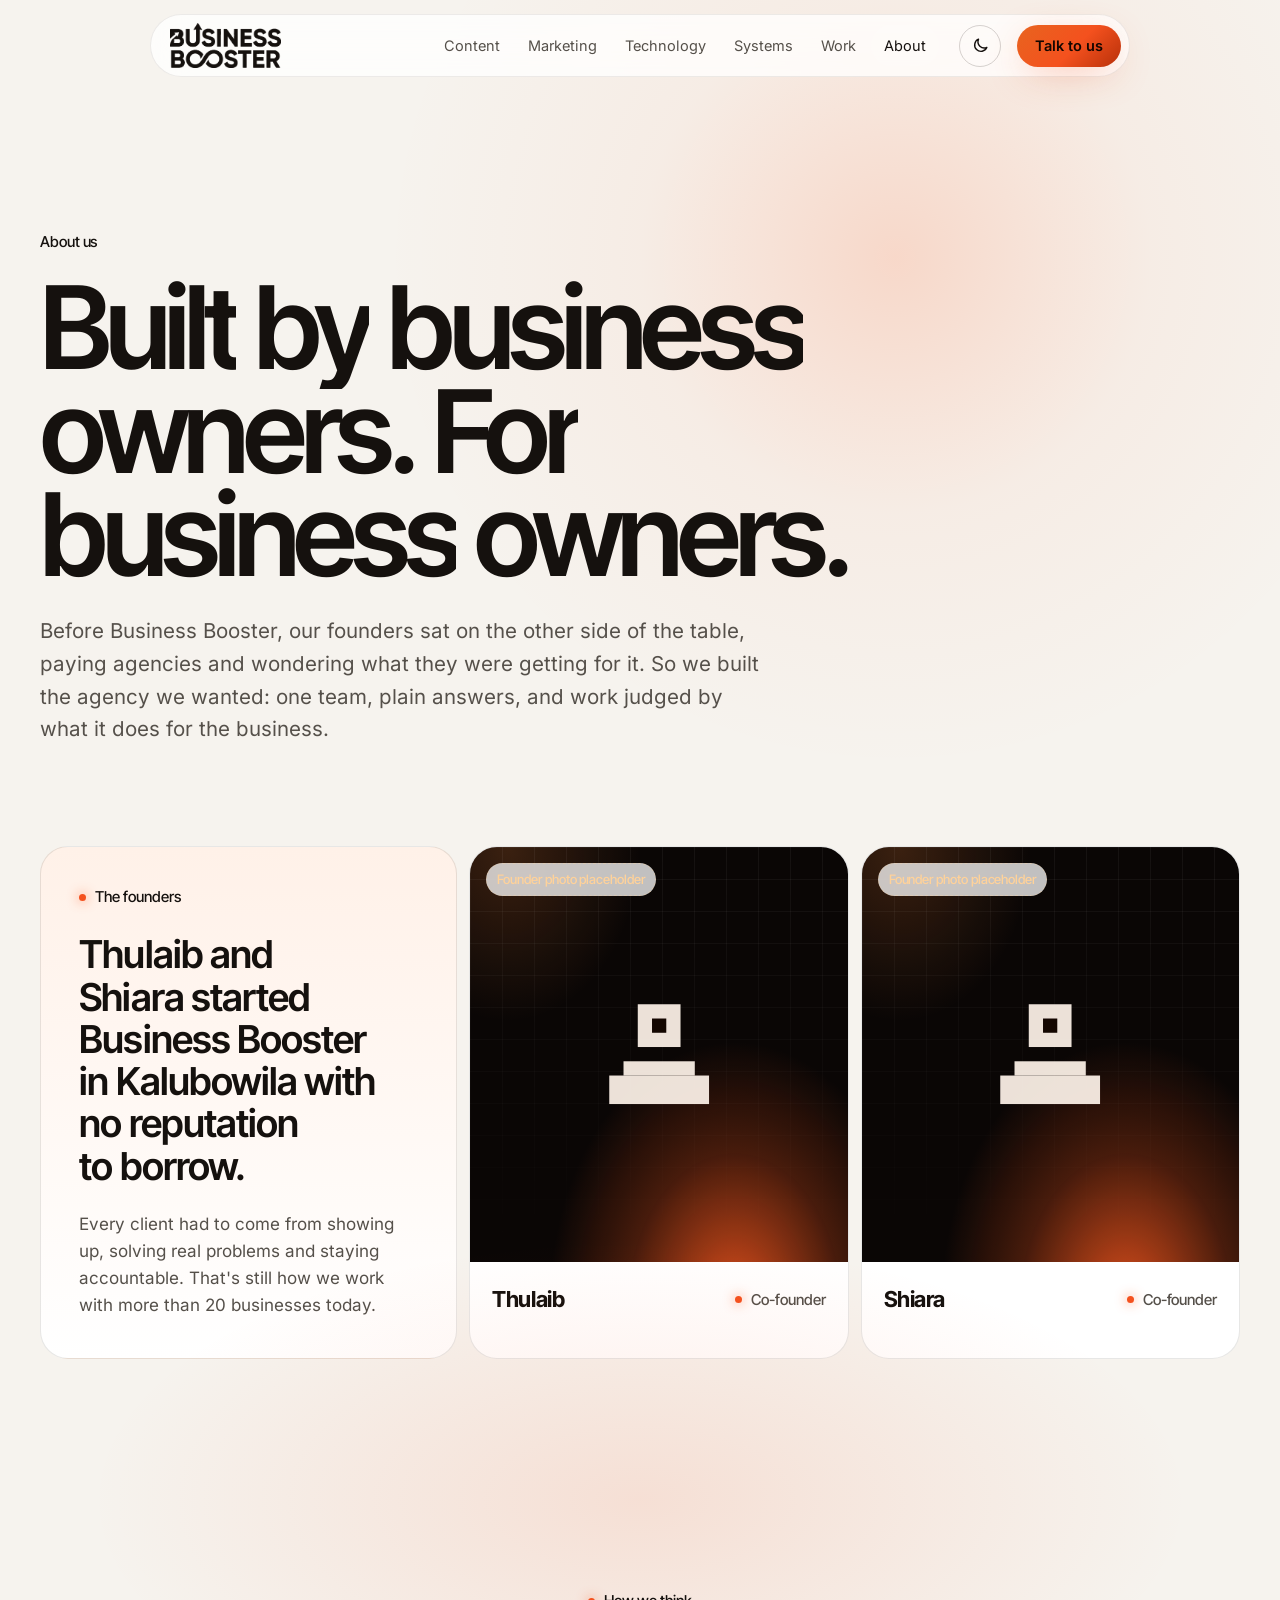
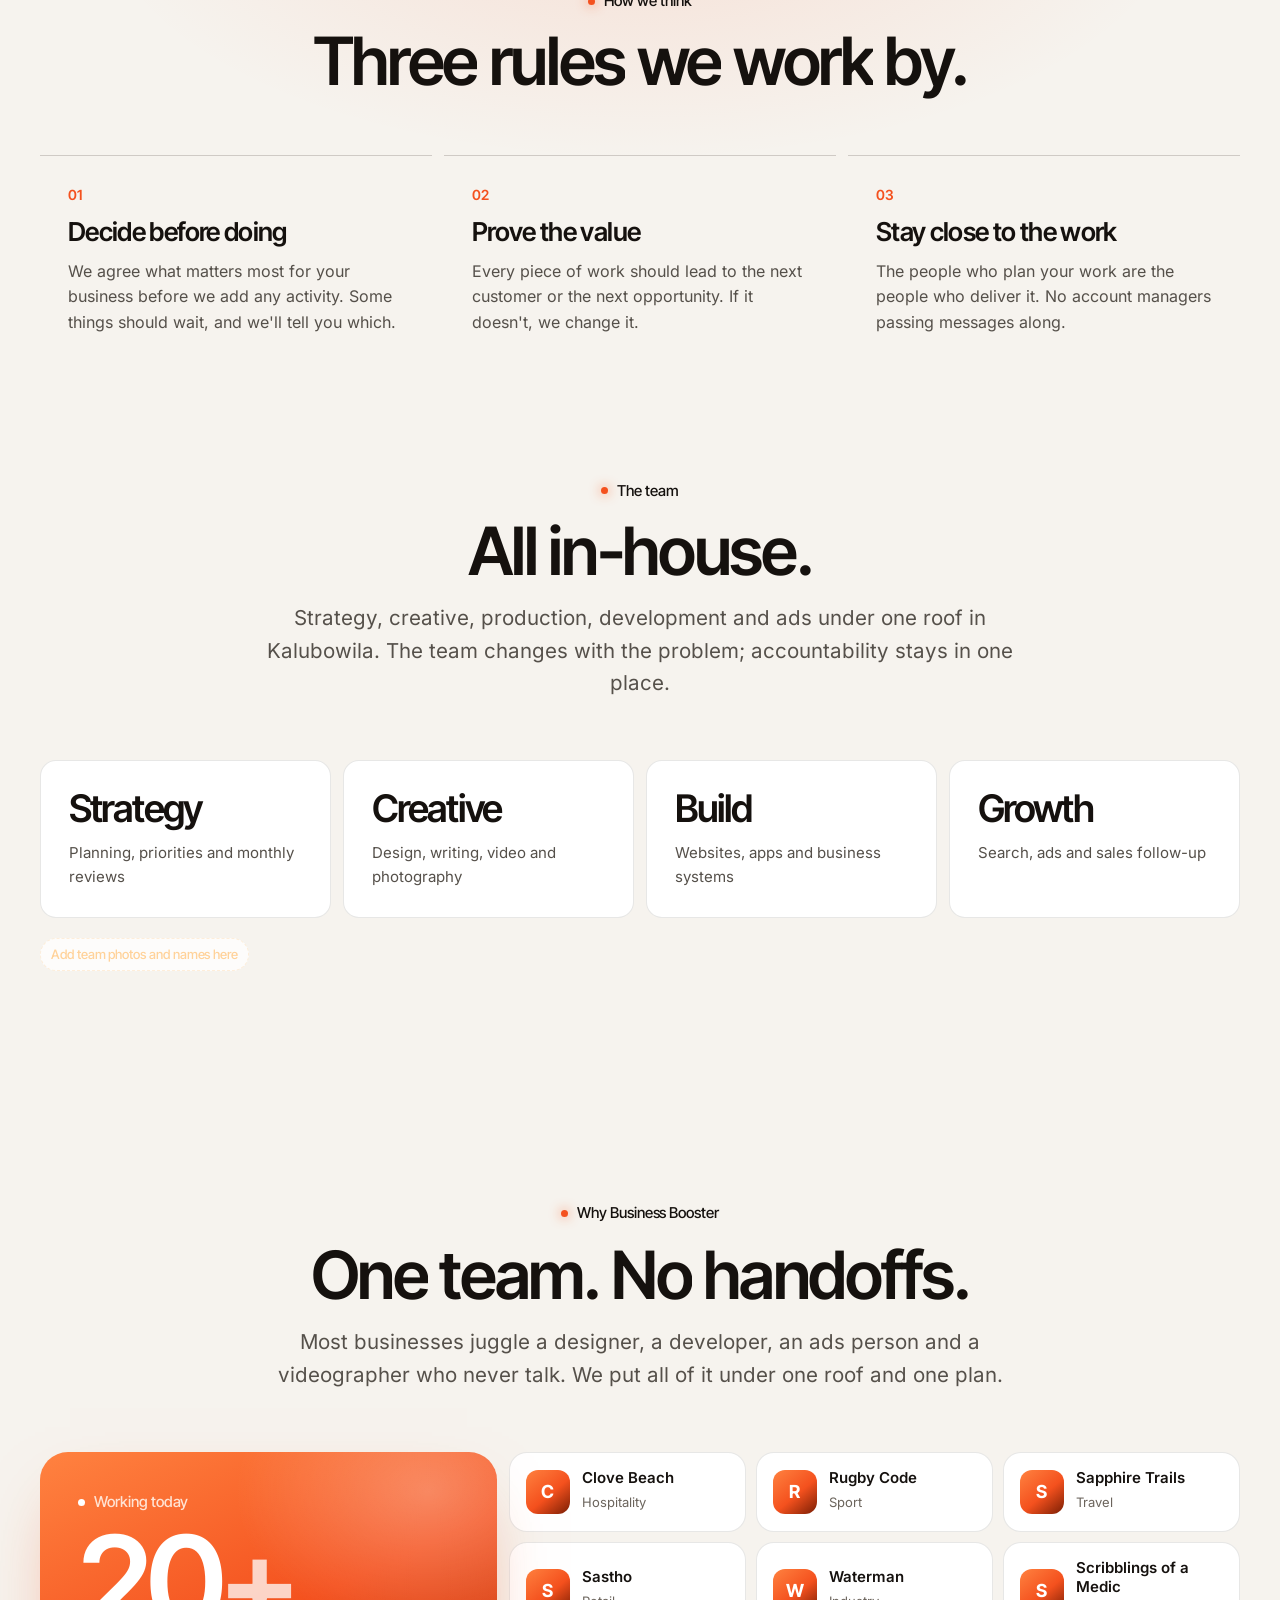
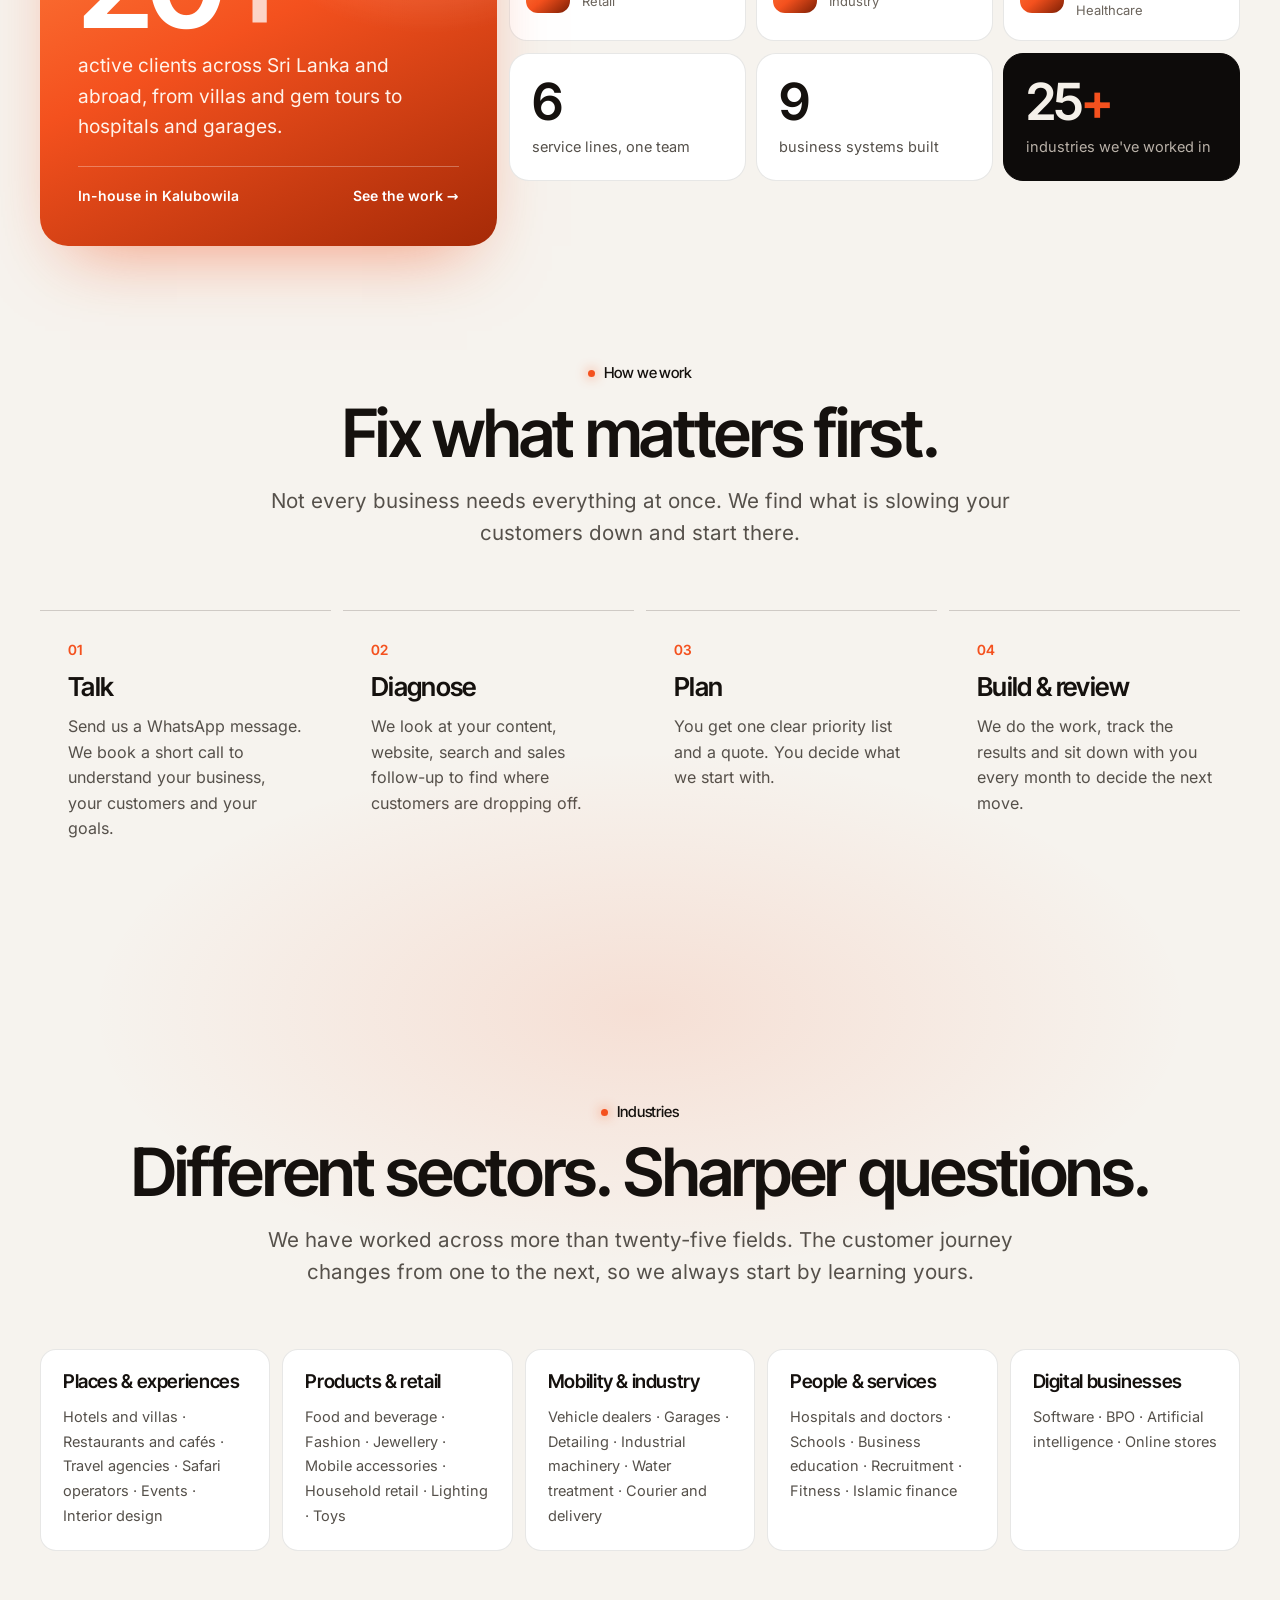
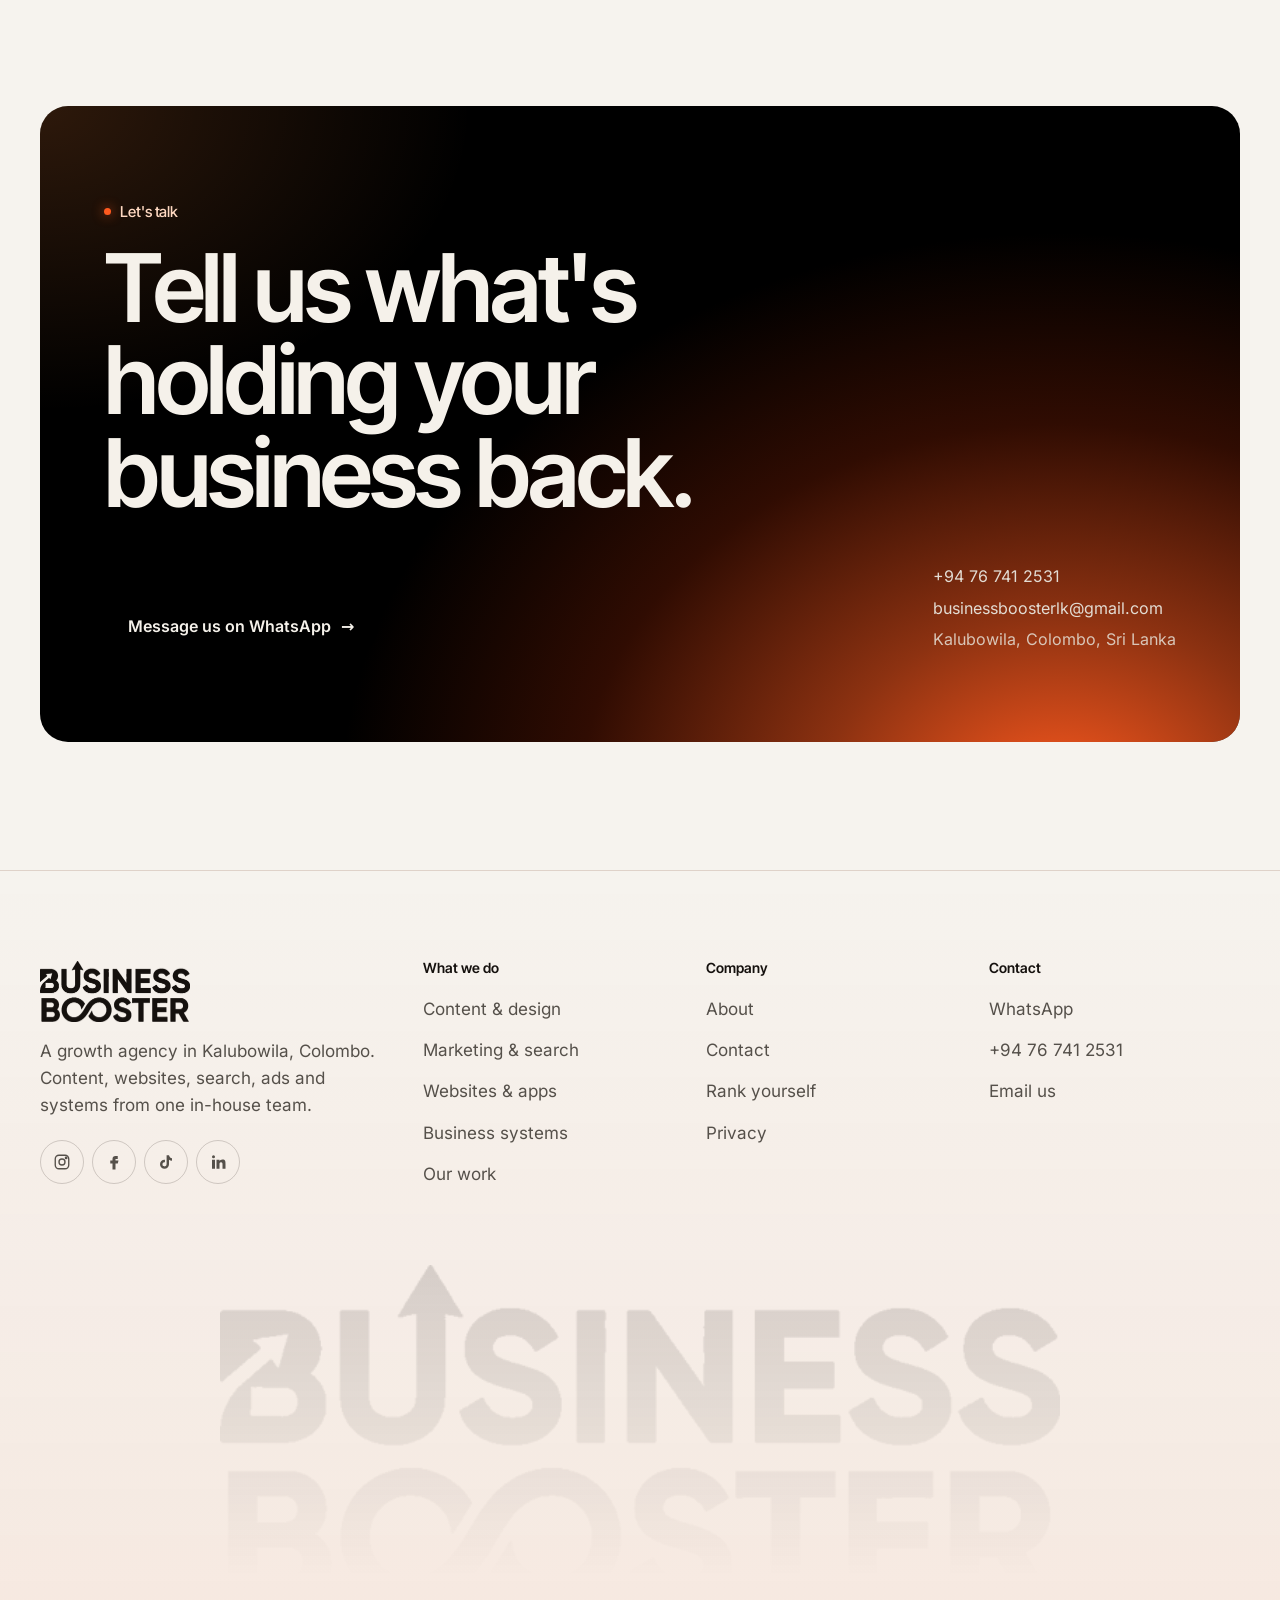
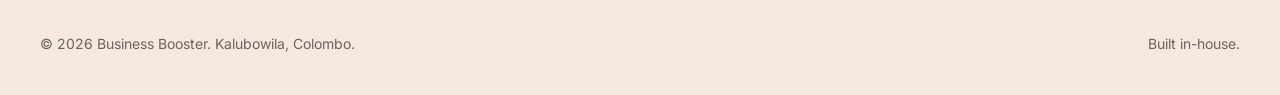
<file: about/index.html>
<!doctype html>
<html lang="en-GB">
<head>
<meta charset="utf-8">
<meta name="viewport" content="width=device-width,initial-scale=1,viewport-fit=cover">
<title>About | Business Booster, Kalubowila</title>
<meta name="description" content="Business Booster was built by business owners in Kalubowila, Colombo. Meet the founders and the in-house team behind the work.">
<meta property="og:type" content="website">
<meta property="og:site_name" content="Business Booster">
<meta property="og:title" content="About | Business Booster, Kalubowila">
<meta property="og:description" content="Business Booster was built by business owners in Kalubowila, Colombo. Meet the founders and the in-house team behind the work.">
<meta property="og:image" content="../assets/img/og.jpg">
<meta name="twitter:card" content="summary_large_image">
<meta name="theme-color" content="#060606">
<link rel="icon" href="../assets/img/favicon.png" type="image/png">
<link rel="preload" href="../assets/fonts/inter-tight-latin.woff2" as="font" type="font/woff2" crossorigin>
<link rel="preload" href="../assets/fonts/inter-latin.woff2" as="font" type="font/woff2" crossorigin>
<link rel="stylesheet" href="../assets/css/style.min.css">
<script>(function(){var d=document.documentElement,t;d.classList.add('js');try{t=localStorage.getItem('bb-theme')}catch(e){}if(!t)t=matchMedia('(prefers-color-scheme: light)').matches?'light':'dark';d.setAttribute('data-theme',t);var m=document.querySelector('meta[name=theme-color]');if(m)m.setAttribute('content',t==='light'?'#ffffff':'#060606')})()</script>
</head>
<body>
<a class="skip" href="#main">Skip to content</a>
<header class="nav" aria-label="Main">
  <a class="brand" href="../" aria-label="Business Booster home"><span class="logo" aria-hidden="true"></span></a>
  <nav class="nav-links" aria-label="Primary">
    <a href="../content/">Content</a>
    <a href="../marketing/">Marketing</a>
    <a href="../technology/">Technology</a>
    <a href="../systems/">Systems</a>
    <a href="../work/">Work</a>
    <a href="../about/" aria-current="page">About</a>
  </nav>
  <button class="theme-btn" type="button" aria-label="Switch to light theme"><svg class="i-sun" viewBox="0 0 24 24" fill="none" stroke="currentColor" stroke-width="1.8" stroke-linecap="round" aria-hidden="true"><circle cx="12" cy="12" r="4.2"/><path d="M12 2.5v2.2M12 19.3v2.2M4.6 4.6l1.6 1.6M17.8 17.8l1.6 1.6M2.5 12h2.2M19.3 12h2.2M4.6 19.4l1.6-1.6M17.8 6.2l1.6-1.6"/></svg><svg class="i-moon" viewBox="0 0 24 24" fill="none" stroke="currentColor" stroke-width="1.8" stroke-linejoin="round" aria-hidden="true"><path d="M20 14.5A8 8 0 0 1 9.5 4a8 8 0 1 0 10.5 10.5Z"/></svg></button>
  <a class="btn btn-primary" href="../contact/">Talk to us</a>
  <button class="menu-btn" aria-label="Open menu" aria-expanded="false" aria-controls="mobile-menu"><span></span></button>
</header>
<div class="mobile-menu" id="mobile-menu">
  <a href="../">Home</a>
  <a href="../content/">Content</a>
  <a href="../marketing/">Marketing</a>
  <a href="../technology/">Technology</a>
  <a href="../systems/">Systems</a>
  <a href="../work/">Work</a>
  <a href="../about/">About</a>
  <a href="../contact/">Contact</a>
  <a class="btn btn-primary" href="https://wa.me/94767412531?text=Hi%20Business%20Booster%2C%20I%27d%20like%20to%20talk%20about%20growing%20my%20business.">Message us on WhatsApp</a>
</div>
<main id="main">

<section class="page-hero">
  <div class="wrap">
    <span class="label orange">About us</span>
    <h1>Built by business owners. For business owners.</h1>
    <p class="lead">Before Business Booster, our founders sat on the other side of the table, paying agencies and wondering what they were getting for it. So we built the agency we wanted: one team, plain answers, and work judged by what it does for the business.</p>
  </div>
</section>
<section class="section" style="padding-top:0">
  <div class="wrap">
    <div class="team">
      <div class="team-intro" data-reveal>
        <span class="label orange">The founders</span>
        <h2 class="h3" style="font-size:clamp(28px,3vw,40px)">Thulaib and Shiara started Business Booster in Kalubowila with no reputation to borrow.</h2>
        <p class="muted">Every client had to come from showing up, solving real problems and staying accountable. That's still how we work with more than 20 businesses today.</p>
      </div>
      <div class="person" data-reveal><div class="ph-art" style="aspect-ratio:4/4.4"><span class="tag ph">Founder photo placeholder</span><svg viewBox="0 0 9 9" aria-hidden="true"><rect x="3" y="1" width="3" height="3"/><rect x="2" y="5" width="5" height="1"/><rect x="1" y="6" width="7" height="2"/><rect x="4" y="2" width="1" height="1" class="o"/></svg></div><div class="info"><b>Thulaib</b><span class="label">Co-founder</span></div></div>
      <div class="person" data-reveal><div class="ph-art" style="aspect-ratio:4/4.4"><span class="tag ph">Founder photo placeholder</span><svg viewBox="0 0 9 9" aria-hidden="true"><rect x="3" y="1" width="3" height="3"/><rect x="2" y="5" width="5" height="1"/><rect x="1" y="6" width="7" height="2"/><rect x="4" y="2" width="1" height="1" class="o"/></svg></div><div class="info"><b>Shiara</b><span class="label">Co-founder</span></div></div>
    </div>
  </div>
</section>
<section class="section glow-top">
  <div class="wrap">
    <div class="section-head"><div><span class="label orange">How we think</span><h2>Three rules we<br>work by.</h2></div></div>
    <div class="steps" style="grid-template-columns:repeat(3,1fr)">
      <div class="step" data-reveal><h3>Decide before doing</h3><p>We agree what matters most for your business before we add any activity. Some things should wait, and we'll tell you which.</p></div>
      <div class="step" data-reveal><h3>Prove the value</h3><p>Every piece of work should lead to the next customer or the next opportunity. If it doesn't, we change it.</p></div>
      <div class="step" data-reveal><h3>Stay close to the work</h3><p>The people who plan your work are the people who deliver it. No account managers passing messages along.</p></div>
    </div>
  </div>
</section>
<section class="section" style="padding-top:0">
  <div class="wrap">
    <div class="section-head"><div><span class="label orange">The team</span><h2>All in-house.</h2></div><p class="lead">Strategy, creative, production, development and ads under one roof in Kalubowila. The team changes with the problem; accountability stays in one place.</p></div>
    <div class="numbers">
      <div class="num" data-reveal><b style="font-size:clamp(28px,3vw,38px)">Strategy</b><p>Planning, priorities and monthly reviews</p></div>
      <div class="num" data-reveal><b style="font-size:clamp(28px,3vw,38px)">Creative</b><p>Design, writing, video and photography</p></div>
      <div class="num" data-reveal><b style="font-size:clamp(28px,3vw,38px)">Build</b><p>Websites, apps and business systems</p></div>
      <div class="num" data-reveal><b style="font-size:clamp(28px,3vw,38px)">Growth</b><p>Search, ads and sales follow-up</p></div>
    </div>
    <p style="margin-top:20px"><span class="tag ph">Add team photos and names here</span></p>
  </div>
</section>


<section class="section" id="proof" aria-labelledby="numbers-h">
  <div class="wrap">
    <div class="section-head center">
      <span class="label orange">Why Business Booster</span>
      <h2 id="numbers-h">One team. No handoffs.</h2>
      <p class="lead">Most businesses juggle a designer, a developer, an ads person and a videographer who never talk. We put all of it under one roof and one plan.</p>
    </div>
    <div class="bento">
      <div class="bento-hero spot" data-reveal>
        <span class="label" style="color:#ffe3d3">Working today</span>
        <b class="big">20<em>+</em></b>
        <p>active clients across Sri Lanka and abroad, from villas and gem tours to hospitals and garages.</p>
        <div class="bento-foot"><span>In-house in Kalubowila</span><a href="../work/">See the work <span class="arrow">→</span></a></div>
      </div>
      <div class="bento-side">
        <div class="clients"><div class="client"><span class="client-av">C</span><span><b>Clove Beach</b><small>Hospitality</small></span></div><div class="client"><span class="client-av">R</span><span><b>Rugby Code</b><small>Sport</small></span></div><div class="client"><span class="client-av">S</span><span><b>Sapphire Trails</b><small>Travel</small></span></div><div class="client"><span class="client-av">S</span><span><b>Sastho</b><small>Retail</small></span></div><div class="client"><span class="client-av">W</span><span><b>Waterman</b><small>Industry</small></span></div><div class="client"><span class="client-av">S</span><span><b>Scribblings of a Medic</b><small>Healthcare</small></span></div></div>
        <div class="bento-stats">
          <div class="bstat spot" data-reveal><b>6</b><span>service lines, one team</span></div>
          <div class="bstat spot" data-reveal><b>9</b><span>business systems built</span></div>
          <div class="bstat spot dark" data-reveal><b>25<em>+</em></b><span>industries we've worked in</span></div>
        </div>
      </div>
    </div>
  </div>
</section>

<section class="section" aria-labelledby="how-h" style="padding-top:0">
  <div class="wrap">
    <div class="section-head">
      <div>
        <span class="label orange">How we work</span>
        <h2 id="how-h">Fix what matters<br>first.</h2>
      </div>
      <p class="lead">Not every business needs everything at once. We find what is slowing your customers down and start there.</p>
    </div>
    <div class="steps">
      <div class="step" data-reveal><h3>Talk</h3><p>Send us a WhatsApp message. We book a short call to understand your business, your customers and your goals.</p></div>
      <div class="step" data-reveal><h3>Diagnose</h3><p>We look at your content, website, search and sales follow-up to find where customers are dropping off.</p></div>
      <div class="step" data-reveal><h3>Plan</h3><p>You get one clear priority list and a quote. You decide what we start with.</p></div>
      <div class="step" data-reveal><h3>Build &amp; review</h3><p>We do the work, track the results and sit down with you every month to decide the next move.</p></div>
    </div>
  </div>
</section>

<section class="section glow-top" aria-labelledby="sec-h">
  <div class="wrap">
    <div class="section-head">
      <div>
        <span class="label orange">Industries</span>
        <h2 id="sec-h">Different sectors.<br>Sharper questions.</h2>
      </div>
      <p class="lead">We have worked across more than twenty-five fields. The customer journey changes from one to the next, so we always start by learning yours.</p>
    </div>
    <div class="sectors">
      <div class="sector" data-reveal><h3>Places &amp; experiences</h3><p>Hotels and villas · Restaurants and cafés · Travel agencies · Safari operators · Events · Interior design</p></div>
      <div class="sector" data-reveal><h3>Products &amp; retail</h3><p>Food and beverage · Fashion · Jewellery · Mobile accessories · Household retail · Lighting · Toys</p></div>
      <div class="sector" data-reveal><h3>Mobility &amp; industry</h3><p>Vehicle dealers · Garages · Detailing · Industrial machinery · Water treatment · Courier and delivery</p></div>
      <div class="sector" data-reveal><h3>People &amp; services</h3><p>Hospitals and doctors · Schools · Business education · Recruitment · Fitness · Islamic finance</p></div>
      <div class="sector" data-reveal><h3>Digital businesses</h3><p>Software · BPO · Artificial intelligence · Online stores</p></div>
    </div>
  </div>
</section>

<section aria-labelledby="cta-h" style="padding-top:40px">
  <div class="wrap">
    <div class="cta" data-reveal>
      <span class="label" style="color:#ffd9c2">Let's talk</span>
      <h2 id="cta-h" style="margin-top:18px">Tell us what's holding your business back.</h2>
      <div class="cta-row">
        <a class="btn btn-dark" href="https://wa.me/94767412531?text=Hi%20Business%20Booster%2C%20I%27d%20like%20to%20talk%20about%20growing%20my%20business.">Message us on WhatsApp <span class="arrow">→</span></a>
        <div class="cta-contacts"><span>+94 76 741 2531</span><span>businessboosterlk@gmail.com</span><span style="color:#d9c6b8">Kalubowila, Colombo, Sri Lanka</span></div>
      </div>
    </div>
  </div>
</section>
</main>
<footer class="footer">
  <div class="wrap">
    <div class="footer-grid">
      <div>
        <a class="brand" href="../" aria-label="Business Booster home"><span class="logo" aria-hidden="true"></span></a>
        <p class="muted" style="margin-top:16px;max-width:34ch">A growth agency in Kalubowila, Colombo. Content, websites, search, ads and systems from one in-house team.</p>
        <div class="socials">
          <!-- Placeholder links: add the real profile URLs -->
          <a href="#" aria-label="Instagram"><svg viewBox="0 0 24 24" fill="none" stroke="currentColor" stroke-width="1.8" aria-hidden="true"><rect x="3" y="3" width="18" height="18" rx="5"/><circle cx="12" cy="12" r="4"/><circle cx="17.5" cy="6.5" r="1" fill="currentColor"/></svg></a>
          <a href="#" aria-label="Facebook"><svg viewBox="0 0 24 24" fill="currentColor" aria-hidden="true"><path d="M14 8h3V4h-3a4 4 0 0 0-4 4v2H7v4h3v8h4v-8h3l1-4h-4V8Z"/></svg></a>
          <a href="#" aria-label="TikTok"><svg viewBox="0 0 24 24" fill="currentColor" aria-hidden="true"><path d="M16 3c.4 2.2 1.8 3.6 4 4v3.2a7.6 7.6 0 0 1-4-1.2V15a6 6 0 1 1-6-6h.6v3.3A2.8 2.8 0 1 0 12.8 15V3H16Z"/></svg></a>
          <a href="#" aria-label="LinkedIn"><svg viewBox="0 0 24 24" fill="currentColor" aria-hidden="true"><path d="M4 9h4v12H4zM6 3a2 2 0 1 1 0 4 2 2 0 0 1 0-4Zm4 6h4v1.7c.6-1 1.9-2 3.9-2 4.1 0 4.1 2.8 4.1 6.2V21h-4v-5.5c0-1.4 0-3.1-2-3.1s-2 1.5-2 3V21h-4V9Z"/></svg></a>
        </div>
      </div>
      <div><h2 class="fh">What we do</h2><ul><li><a href="../content/">Content &amp; design</a></li><li><a href="../marketing/">Marketing &amp; search</a></li><li><a href="../technology/">Websites &amp; apps</a></li><li><a href="../systems/">Business systems</a></li><li><a href="../work/">Our work</a></li></ul></div>
      <div><h2 class="fh">Company</h2><ul><li><a href="../about/">About</a></li><li><a href="../contact/">Contact</a></li><li><a href="https://businessboosterlk.github.io/rank/">Rank yourself</a></li><li><a href="https://businessboosterlk.github.io/privacy/">Privacy</a></li></ul></div>
      <div><h2 class="fh">Contact</h2><ul><li><a href="https://wa.me/94767412531">WhatsApp</a></li><li><a href="tel:+94767412531">+94 76 741 2531</a></li><li><a href="mailto:businessboosterlk@gmail.com">Email us</a></li></ul></div>
    </div>
    <div class="logo-big" aria-hidden="true"></div>
    <div class="footer-base"><span>© <span data-year>2026</span> Business Booster. Kalubowila, Colombo.</span><span>Built in-house.</span></div>
  </div>
</footer>
<script src="../assets/js/main.min.js" defer></script>
</body>
</html>
</file>
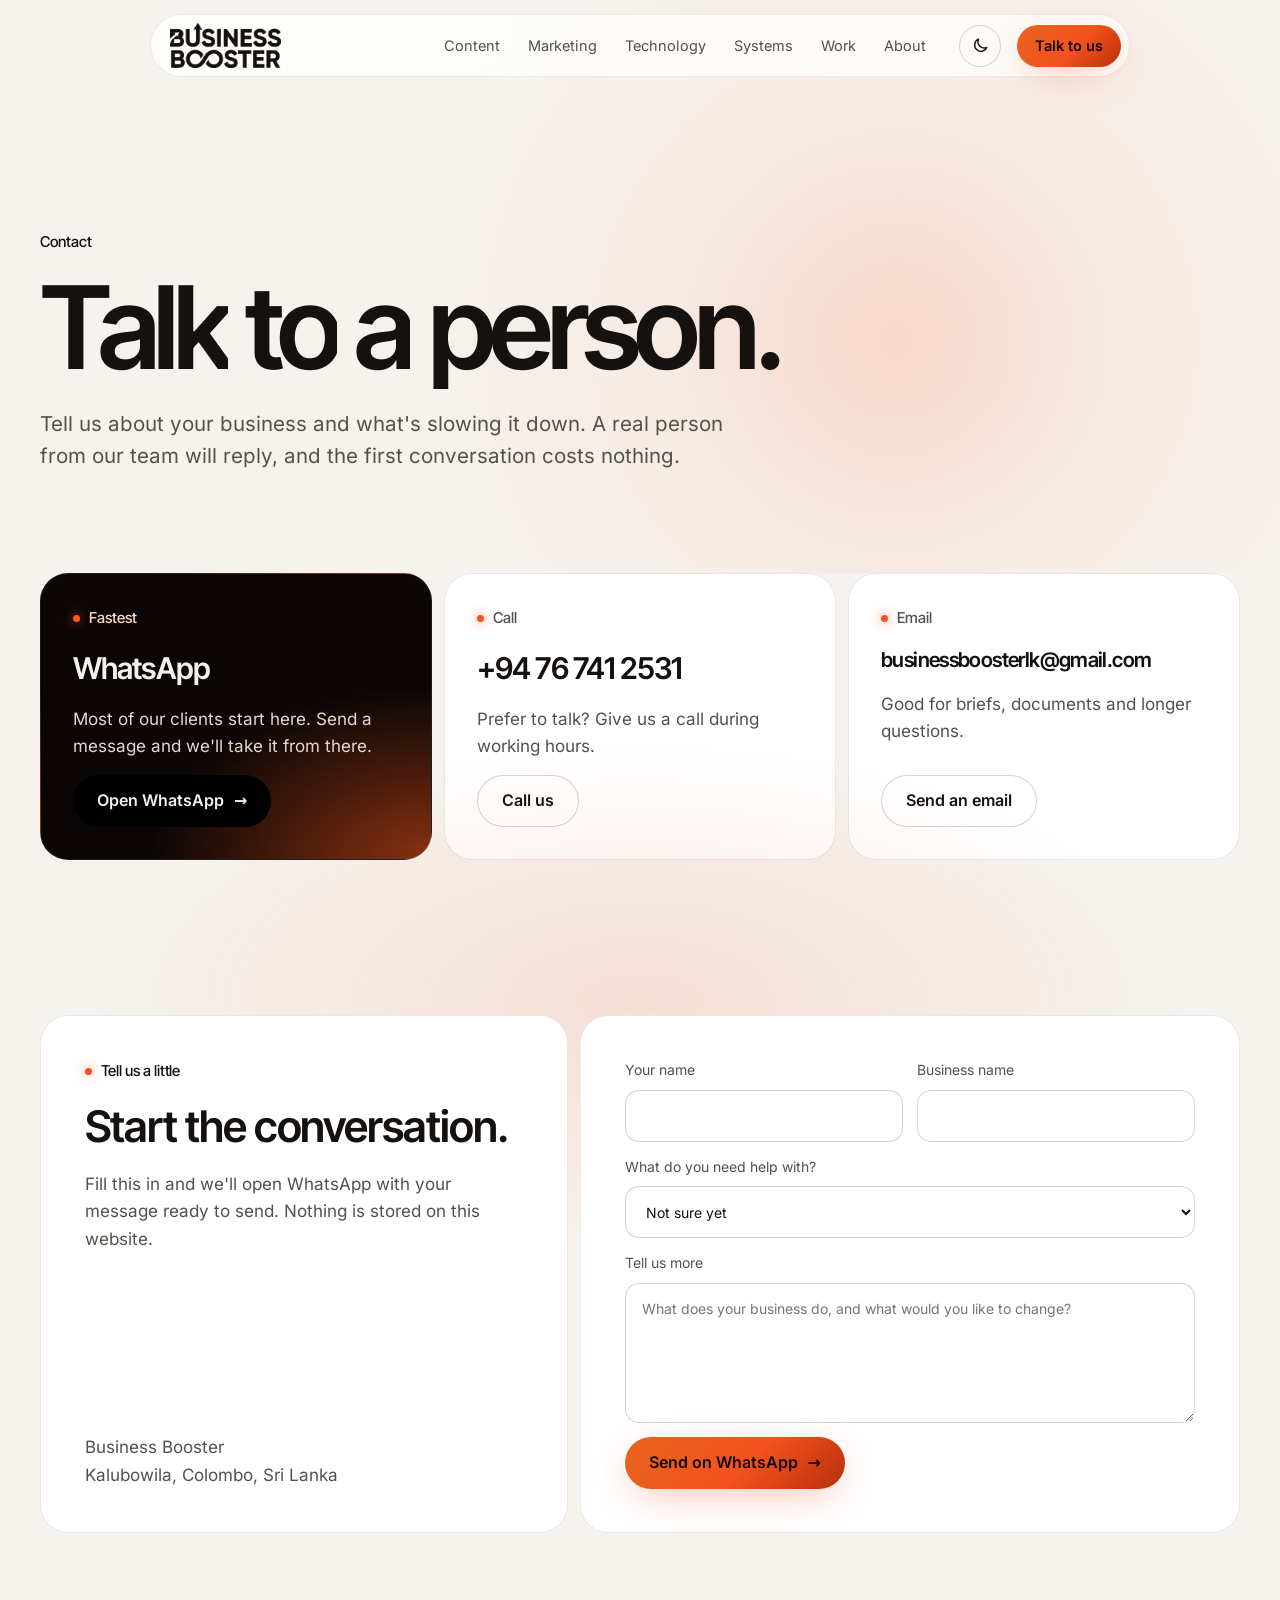
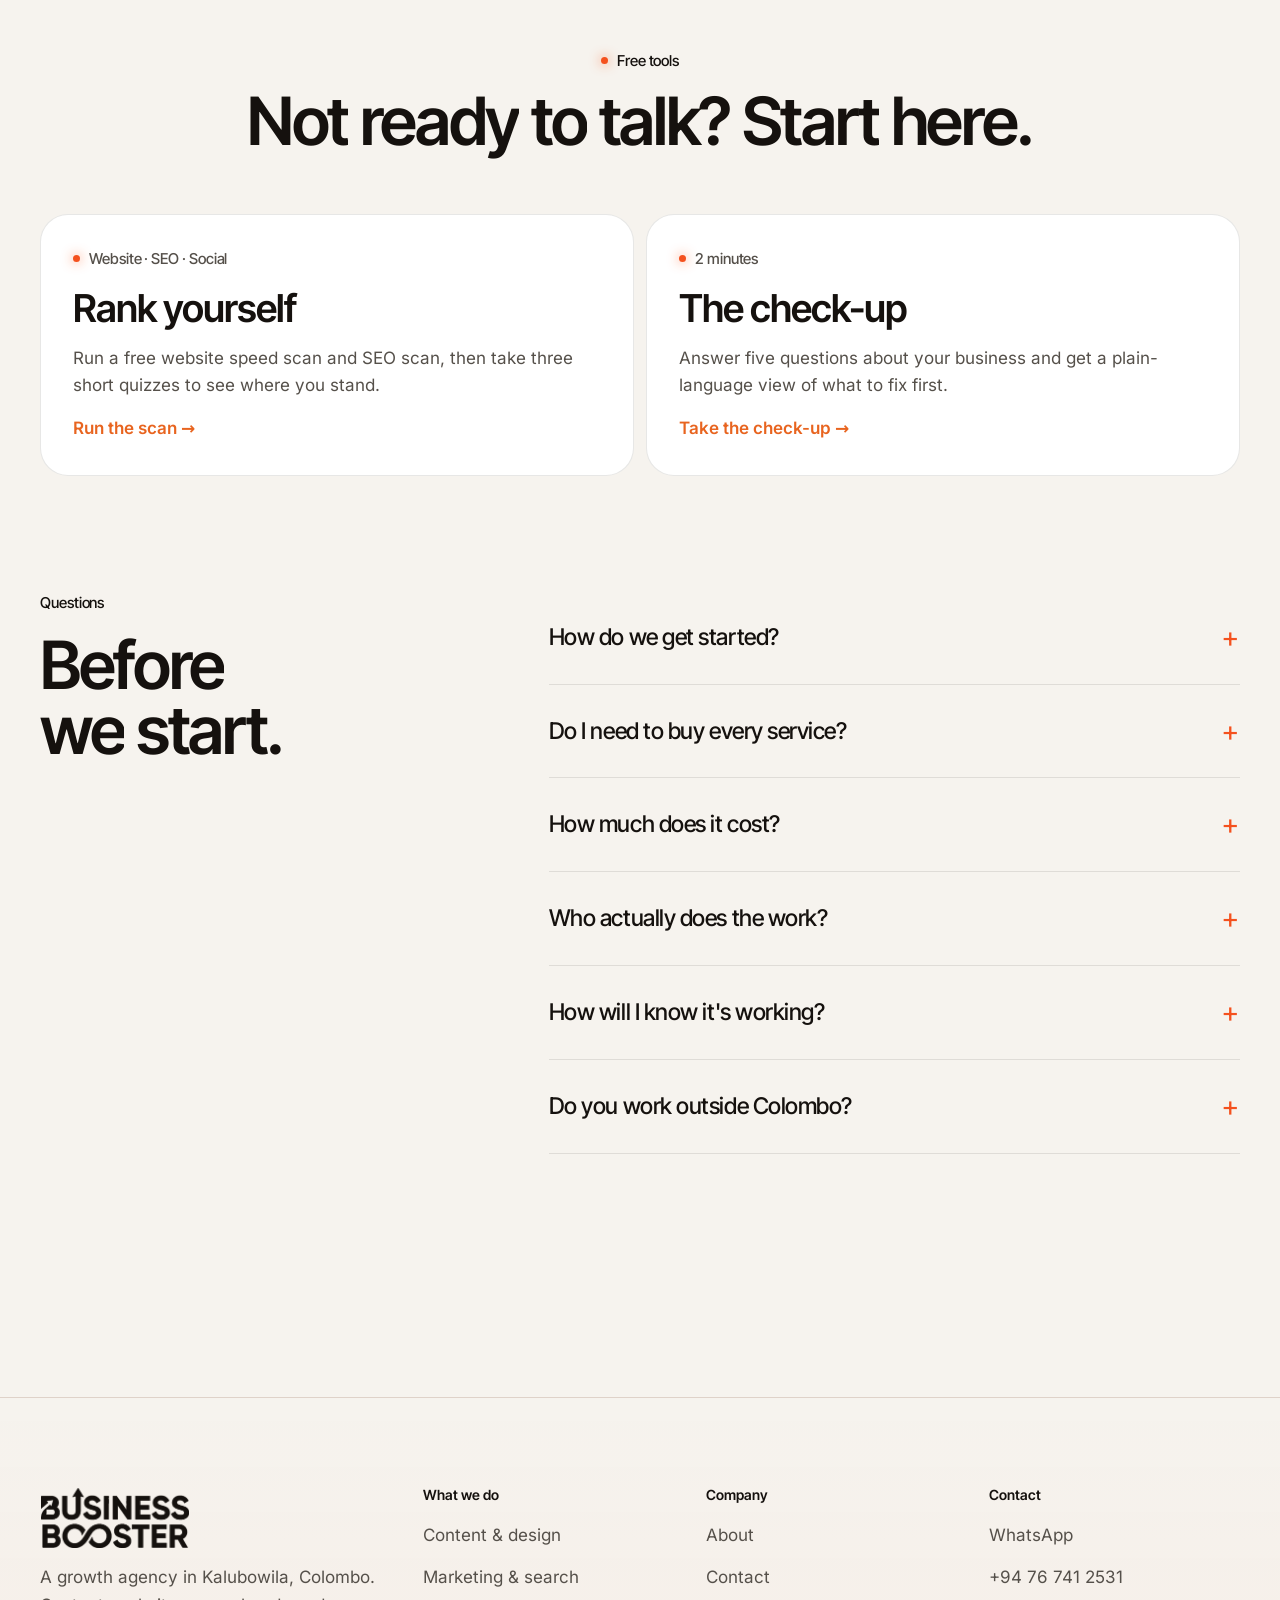
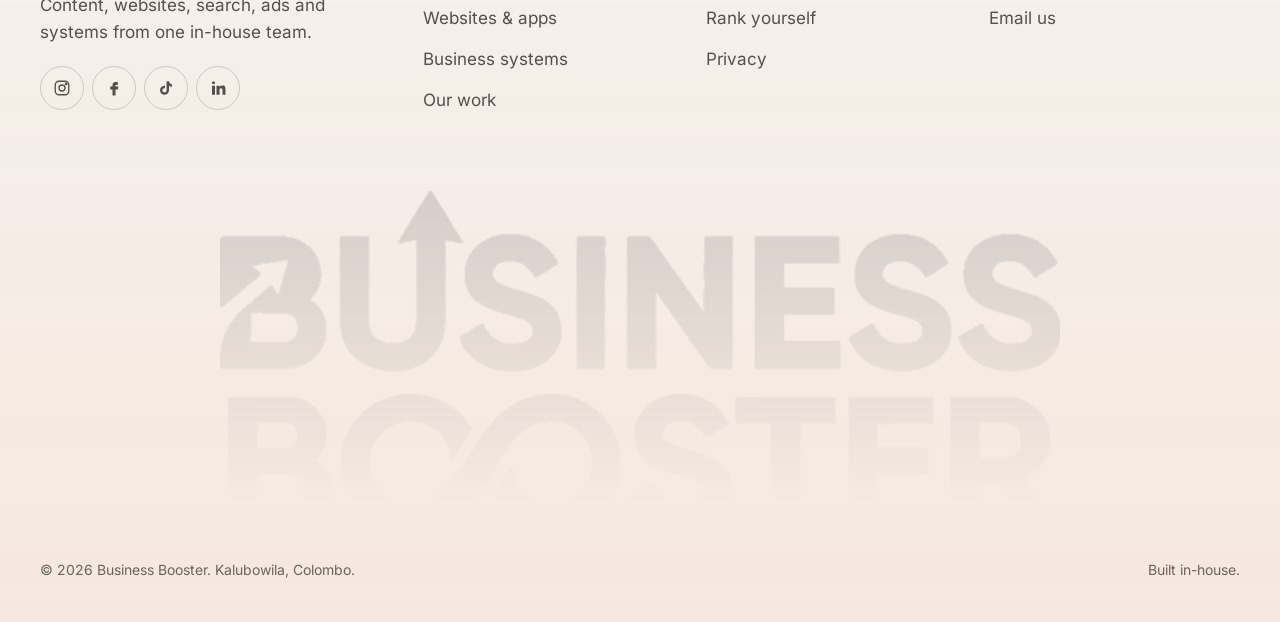
<file: contact/index.html>
<!doctype html>
<html lang="en-GB">
<head>
<meta charset="utf-8">
<meta name="viewport" content="width=device-width,initial-scale=1,viewport-fit=cover">
<title>Contact | Business Booster</title>
<meta name="description" content="Talk to Business Booster on WhatsApp, by phone or by email. Kalubowila, Colombo, Sri Lanka.">
<meta property="og:type" content="website">
<meta property="og:site_name" content="Business Booster">
<meta property="og:title" content="Contact | Business Booster">
<meta property="og:description" content="Talk to Business Booster on WhatsApp, by phone or by email. Kalubowila, Colombo, Sri Lanka.">
<meta property="og:image" content="../assets/img/og.jpg">
<meta name="twitter:card" content="summary_large_image">
<meta name="theme-color" content="#060606">
<link rel="icon" href="../assets/img/favicon.png" type="image/png">
<link rel="preload" href="../assets/fonts/inter-tight-latin.woff2" as="font" type="font/woff2" crossorigin>
<link rel="preload" href="../assets/fonts/inter-latin.woff2" as="font" type="font/woff2" crossorigin>
<link rel="stylesheet" href="../assets/css/style.min.css">
<script>(function(){var d=document.documentElement,t;d.classList.add('js');try{t=localStorage.getItem('bb-theme')}catch(e){}if(!t)t=matchMedia('(prefers-color-scheme: light)').matches?'light':'dark';d.setAttribute('data-theme',t);var m=document.querySelector('meta[name=theme-color]');if(m)m.setAttribute('content',t==='light'?'#ffffff':'#060606')})()</script>
</head>
<body>
<a class="skip" href="#main">Skip to content</a>
<header class="nav" aria-label="Main">
  <a class="brand" href="../" aria-label="Business Booster home"><span class="logo" aria-hidden="true"></span></a>
  <nav class="nav-links" aria-label="Primary">
    <a href="../content/">Content</a>
    <a href="../marketing/">Marketing</a>
    <a href="../technology/">Technology</a>
    <a href="../systems/">Systems</a>
    <a href="../work/">Work</a>
    <a href="../about/">About</a>
  </nav>
  <button class="theme-btn" type="button" aria-label="Switch to light theme"><svg class="i-sun" viewBox="0 0 24 24" fill="none" stroke="currentColor" stroke-width="1.8" stroke-linecap="round" aria-hidden="true"><circle cx="12" cy="12" r="4.2"/><path d="M12 2.5v2.2M12 19.3v2.2M4.6 4.6l1.6 1.6M17.8 17.8l1.6 1.6M2.5 12h2.2M19.3 12h2.2M4.6 19.4l1.6-1.6M17.8 6.2l1.6-1.6"/></svg><svg class="i-moon" viewBox="0 0 24 24" fill="none" stroke="currentColor" stroke-width="1.8" stroke-linejoin="round" aria-hidden="true"><path d="M20 14.5A8 8 0 0 1 9.5 4a8 8 0 1 0 10.5 10.5Z"/></svg></button>
  <a class="btn btn-primary" href="../contact/">Talk to us</a>
  <button class="menu-btn" aria-label="Open menu" aria-expanded="false" aria-controls="mobile-menu"><span></span></button>
</header>
<div class="mobile-menu" id="mobile-menu">
  <a href="../">Home</a>
  <a href="../content/">Content</a>
  <a href="../marketing/">Marketing</a>
  <a href="../technology/">Technology</a>
  <a href="../systems/">Systems</a>
  <a href="../work/">Work</a>
  <a href="../about/">About</a>
  <a href="../contact/" aria-current="page">Contact</a>
  <a class="btn btn-primary" href="https://wa.me/94767412531?text=Hi%20Business%20Booster%2C%20I%27d%20like%20to%20talk%20about%20growing%20my%20business.">Message us on WhatsApp</a>
</div>
<main id="main">

<section class="page-hero">
  <div class="wrap">
    <span class="label orange">Contact</span>
    <h1>Talk to a person.</h1>
    <p class="lead">Tell us about your business and what's slowing it down. A real person from our team will reply, and the first conversation costs nothing.</p>
  </div>
</section>
<section class="section" style="padding-top:0">
  <div class="wrap">
    <div class="contact-grid">
      <div class="contact-card main" data-reveal>
        <span class="label" style="color:#ffd9c2">Fastest</span>
        <span class="big">WhatsApp</span>
        <p class="muted" style="color:#e6d8cc">Most of our clients start here. Send a message and we'll take it from there.</p>
        <a class="btn btn-dark" href="https://wa.me/94767412531?text=Hi%20Business%20Booster%2C%20I%27d%20like%20to%20talk%20about%20growing%20my%20business.">Open WhatsApp <span class="arrow">→</span></a>
      </div>
      <div class="contact-card" data-reveal>
        <span class="label">Call</span>
        <span class="big">+94 76 741 2531</span>
        <p class="muted">Prefer to talk? Give us a call during working hours.</p>
        <a class="btn btn-ghost" href="tel:+94767412531">Call us</a>
      </div>
      <div class="contact-card" data-reveal>
        <span class="label">Email</span>
        <span class="big" style="font-size:clamp(17px,1.6vw,21px)">businessboosterlk@gmail.com</span>
        <p class="muted">Good for briefs, documents and longer questions.</p>
        <a class="btn btn-ghost" href="mailto:businessboosterlk@gmail.com">Send an email</a>
      </div>
    </div>
  </div>
</section>
<section class="section glow-top" style="padding-top:40px">
  <div class="wrap">
    <div class="split">
      <div class="split-card">
        <span class="label orange">Tell us a little</span>
        <h2 class="h3">Start the conversation.</h2>
        <p class="muted">Fill this in and we'll open WhatsApp with your message ready to send. Nothing is stored on this website.</p>
        <p class="muted" style="margin-top:auto">Business Booster<br>Kalubowila, Colombo, Sri Lanka</p>
      </div>
      <div class="split-card">
        <form class="form" data-wa-form>
          <label>Your name<input id="f-name" name="name" autocomplete="name" required></label>
          <label>Business name<input id="f-business" name="business" autocomplete="organization"></label>
          <label class="full">What do you need help with?
            <select id="f-need" name="need">
              <option>Not sure yet</option><option>Social media and content</option><option>A new website</option><option>SEO, AEO and GEO</option><option>Paid ads</option><option>A business system</option><option>Sales follow-up</option>
            </select>
          </label>
          <label class="full">Tell us more<textarea id="f-message" name="message" placeholder="What does your business do, and what would you like to change?"></textarea></label>
          <div class="full"><button class="btn btn-primary" type="submit">Send on WhatsApp <span class="arrow">→</span></button></div>
        </form>
      </div>
    </div>
  </div>
</section>
<section class="section" aria-labelledby="tools-h" style="padding-top:0">
  <div class="wrap">
    <div class="section-head">
      <div>
        <span class="label orange">Free tools</span>
        <h2 id="tools-h">Not ready to talk?<br>Start here.</h2>
      </div>
    </div>
    <div class="tools">
      <a class="tool" href="https://businessboosterlk.github.io/rank/" data-reveal>
        <span class="label">Website · SEO · Social</span>
        <h3>Rank yourself</h3>
        <p class="muted">Run a free website speed scan and SEO scan, then take three short quizzes to see where you stand.</p>
        <span class="more">Run the scan <span class="arrow">→</span></span>
      </a>
      <a class="tool" href="https://businessboosterlk.github.io/check-up/" data-reveal>
        <span class="label">2 minutes</span>
        <h3>The check-up</h3>
        <p class="muted">Answer five questions about your business and get a plain-language view of what to fix first.</p>
        <span class="more">Take the check-up <span class="arrow">→</span></span>
      </a>
    </div>
  </div>
</section>

<section class="section" aria-labelledby="faq-h" style="padding-top:0">
  <div class="wrap faq-wrap">
    <div>
      <span class="label orange" style="display:block;margin-bottom:18px">Questions</span>
      <h2 id="faq-h">Before<br>we start.</h2>
    </div>
    <div class="faq">
      <details><summary>How do we get started?</summary><p>Send us a WhatsApp message on +94 76 741 2531. We'll set up a short call, learn about your business and tell you honestly what we would fix first. There's no cost for that first conversation.</p></details>
      <details><summary>Do I need to buy every service?</summary><p>No. Many clients start with one thing, like a new website or monthly content, and add more when it makes sense. We'll tell you when something isn't worth doing yet.</p></details>
      <details><summary>How much does it cost?</summary><p>Every business needs something different, so we send a clear written quote after the first call. You'll know exactly what's included and what it costs before anything starts.</p></details>
      <details><summary>Who actually does the work?</summary><p>Our own in-house team in Kalubowila: strategists, designers, video and photo crew, developers and ads specialists. We don't hand your work to freelancers you've never met.</p></details>
      <details><summary>How will I know it's working?</summary><p>We set up tracking before campaigns go live and review the numbers with you every month: enquiries, sales, search rankings and what we'll do next.</p></details>
      <details><summary>Do you work outside Colombo?</summary><p>Yes. We work with businesses across Sri Lanka and with clients abroad, including New Zealand.</p></details>
    </div>
  </div>
</section>

</main>
<footer class="footer">
  <div class="wrap">
    <div class="footer-grid">
      <div>
        <a class="brand" href="../" aria-label="Business Booster home"><span class="logo" aria-hidden="true"></span></a>
        <p class="muted" style="margin-top:16px;max-width:34ch">A growth agency in Kalubowila, Colombo. Content, websites, search, ads and systems from one in-house team.</p>
        <div class="socials">
          <!-- Placeholder links: add the real profile URLs -->
          <a href="#" aria-label="Instagram"><svg viewBox="0 0 24 24" fill="none" stroke="currentColor" stroke-width="1.8" aria-hidden="true"><rect x="3" y="3" width="18" height="18" rx="5"/><circle cx="12" cy="12" r="4"/><circle cx="17.5" cy="6.5" r="1" fill="currentColor"/></svg></a>
          <a href="#" aria-label="Facebook"><svg viewBox="0 0 24 24" fill="currentColor" aria-hidden="true"><path d="M14 8h3V4h-3a4 4 0 0 0-4 4v2H7v4h3v8h4v-8h3l1-4h-4V8Z"/></svg></a>
          <a href="#" aria-label="TikTok"><svg viewBox="0 0 24 24" fill="currentColor" aria-hidden="true"><path d="M16 3c.4 2.2 1.8 3.6 4 4v3.2a7.6 7.6 0 0 1-4-1.2V15a6 6 0 1 1-6-6h.6v3.3A2.8 2.8 0 1 0 12.8 15V3H16Z"/></svg></a>
          <a href="#" aria-label="LinkedIn"><svg viewBox="0 0 24 24" fill="currentColor" aria-hidden="true"><path d="M4 9h4v12H4zM6 3a2 2 0 1 1 0 4 2 2 0 0 1 0-4Zm4 6h4v1.7c.6-1 1.9-2 3.9-2 4.1 0 4.1 2.8 4.1 6.2V21h-4v-5.5c0-1.4 0-3.1-2-3.1s-2 1.5-2 3V21h-4V9Z"/></svg></a>
        </div>
      </div>
      <div><h2 class="fh">What we do</h2><ul><li><a href="../content/">Content &amp; design</a></li><li><a href="../marketing/">Marketing &amp; search</a></li><li><a href="../technology/">Websites &amp; apps</a></li><li><a href="../systems/">Business systems</a></li><li><a href="../work/">Our work</a></li></ul></div>
      <div><h2 class="fh">Company</h2><ul><li><a href="../about/">About</a></li><li><a href="../contact/">Contact</a></li><li><a href="https://businessboosterlk.github.io/rank/">Rank yourself</a></li><li><a href="https://businessboosterlk.github.io/privacy/">Privacy</a></li></ul></div>
      <div><h2 class="fh">Contact</h2><ul><li><a href="https://wa.me/94767412531">WhatsApp</a></li><li><a href="tel:+94767412531">+94 76 741 2531</a></li><li><a href="mailto:businessboosterlk@gmail.com">Email us</a></li></ul></div>
    </div>
    <div class="logo-big" aria-hidden="true"></div>
    <div class="footer-base"><span>© <span data-year>2026</span> Business Booster. Kalubowila, Colombo.</span><span>Built in-house.</span></div>
  </div>
</footer>
<script src="../assets/js/main.min.js" defer></script>
</body>
</html>
</file>
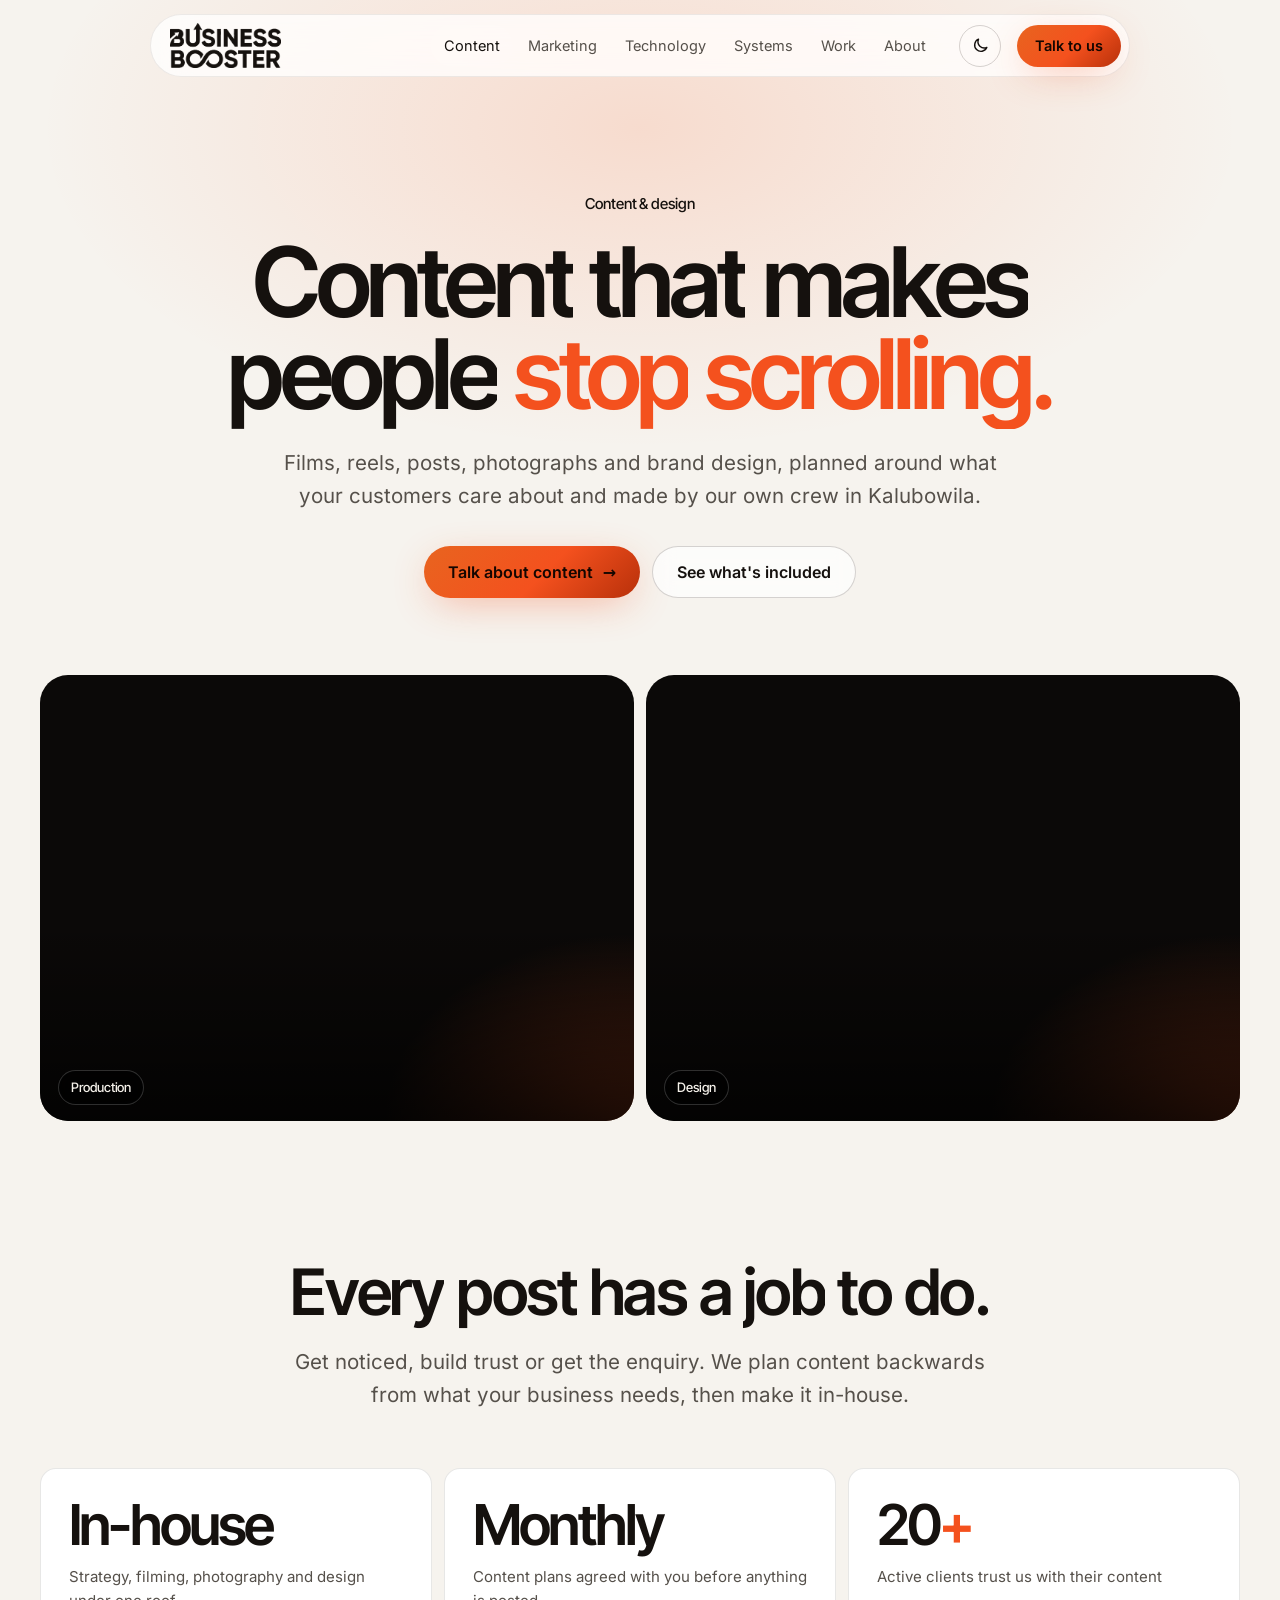
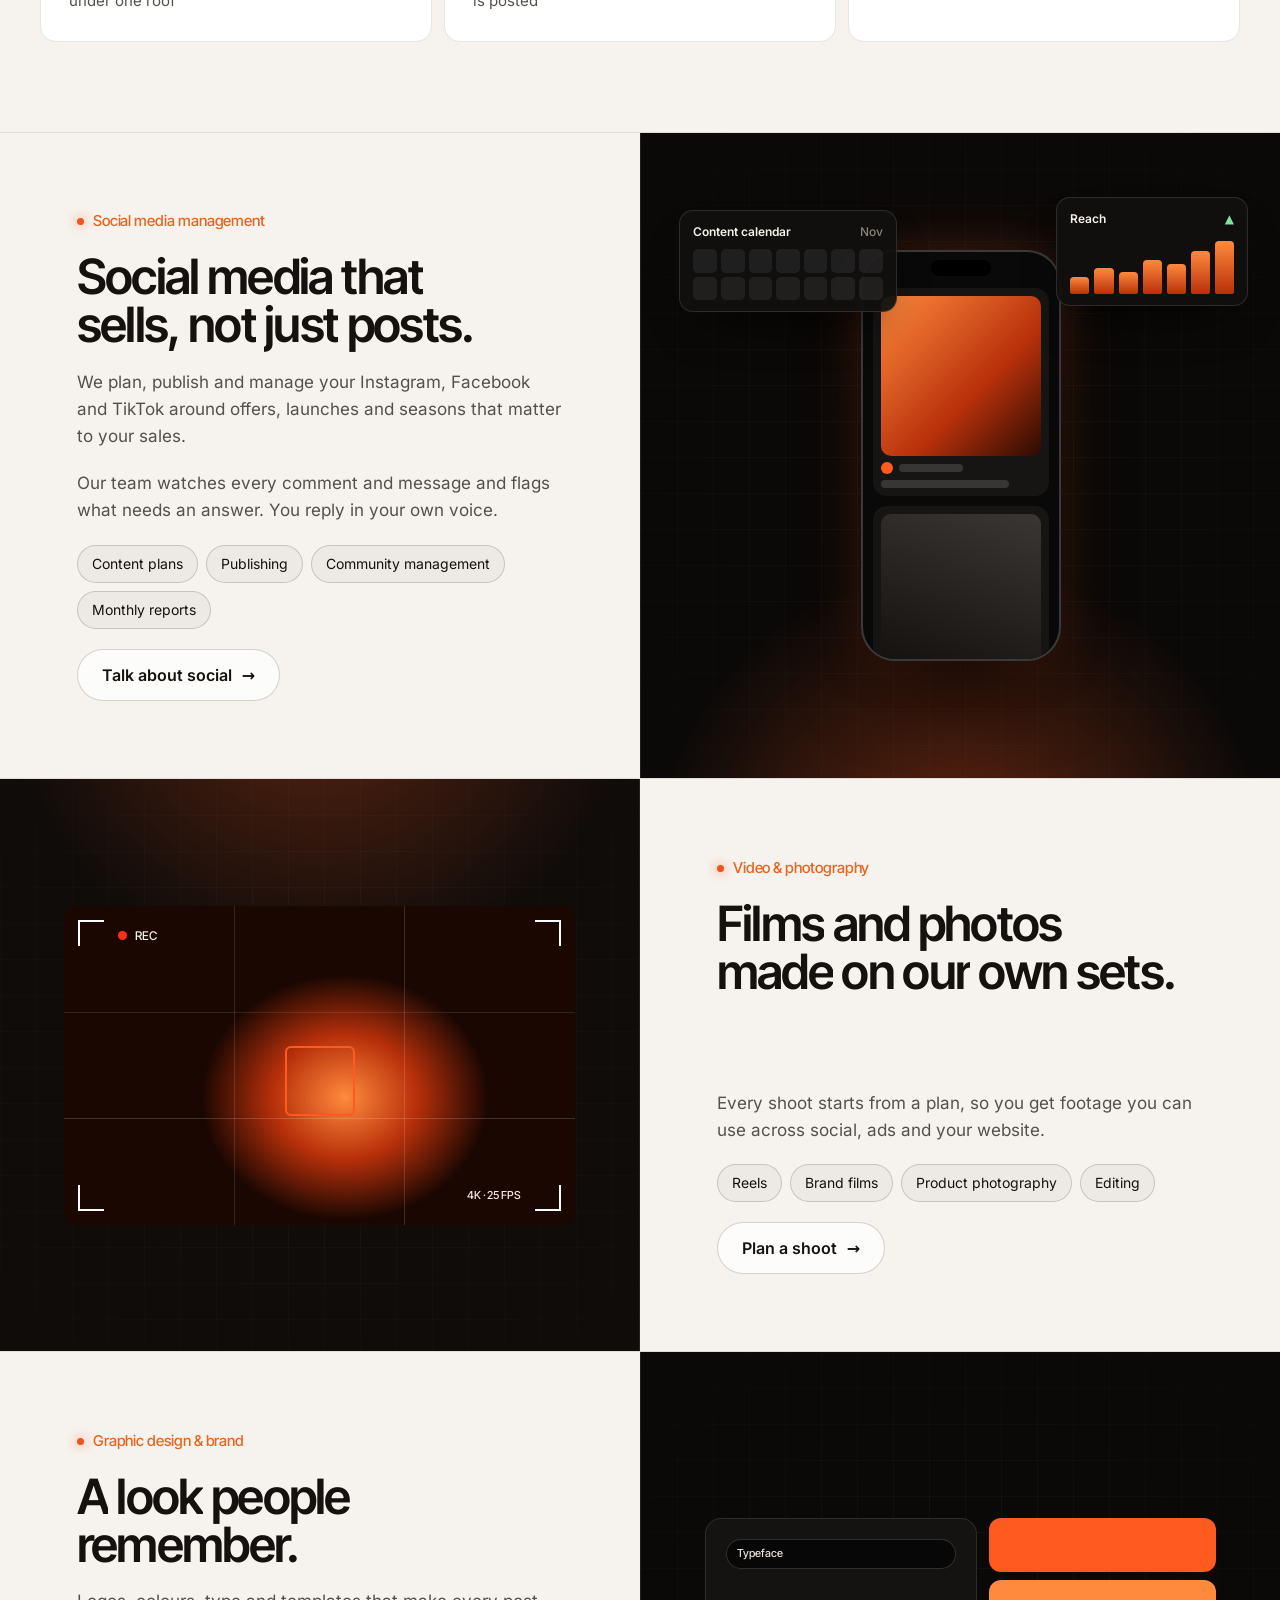
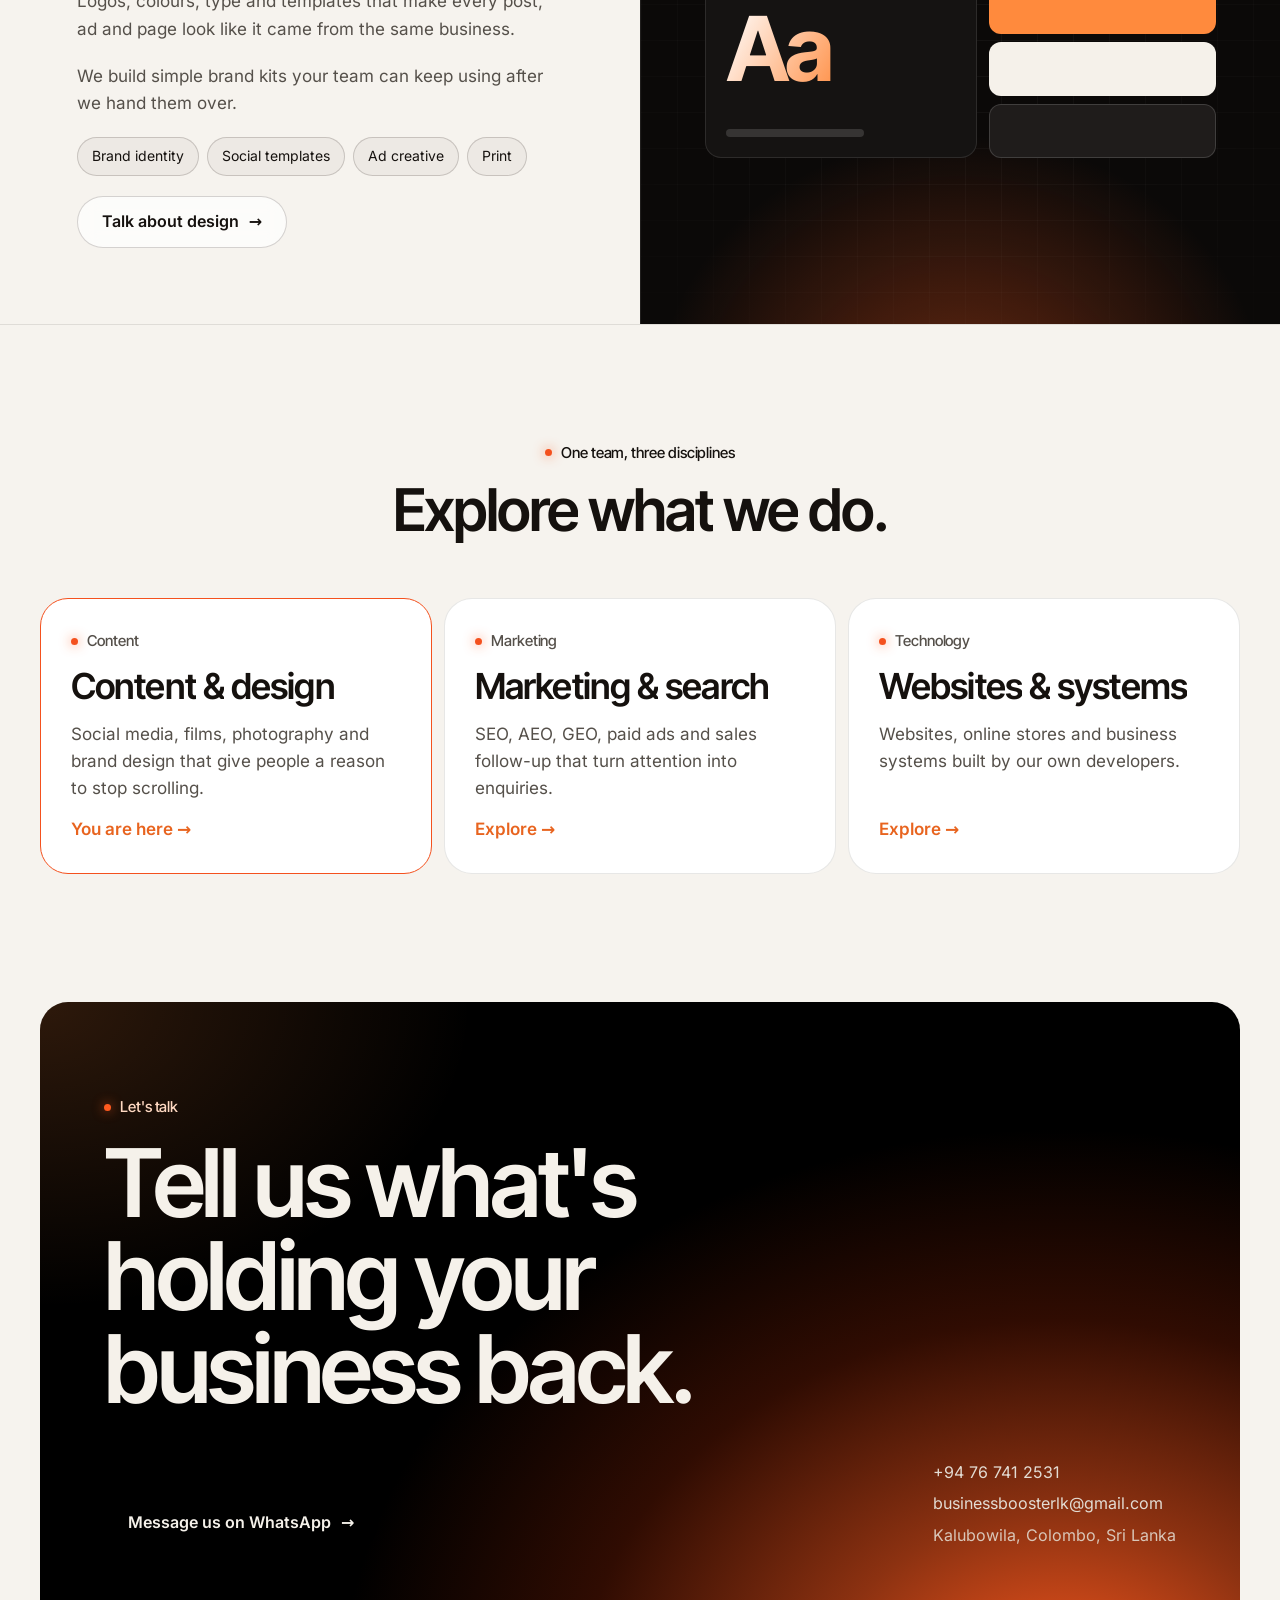
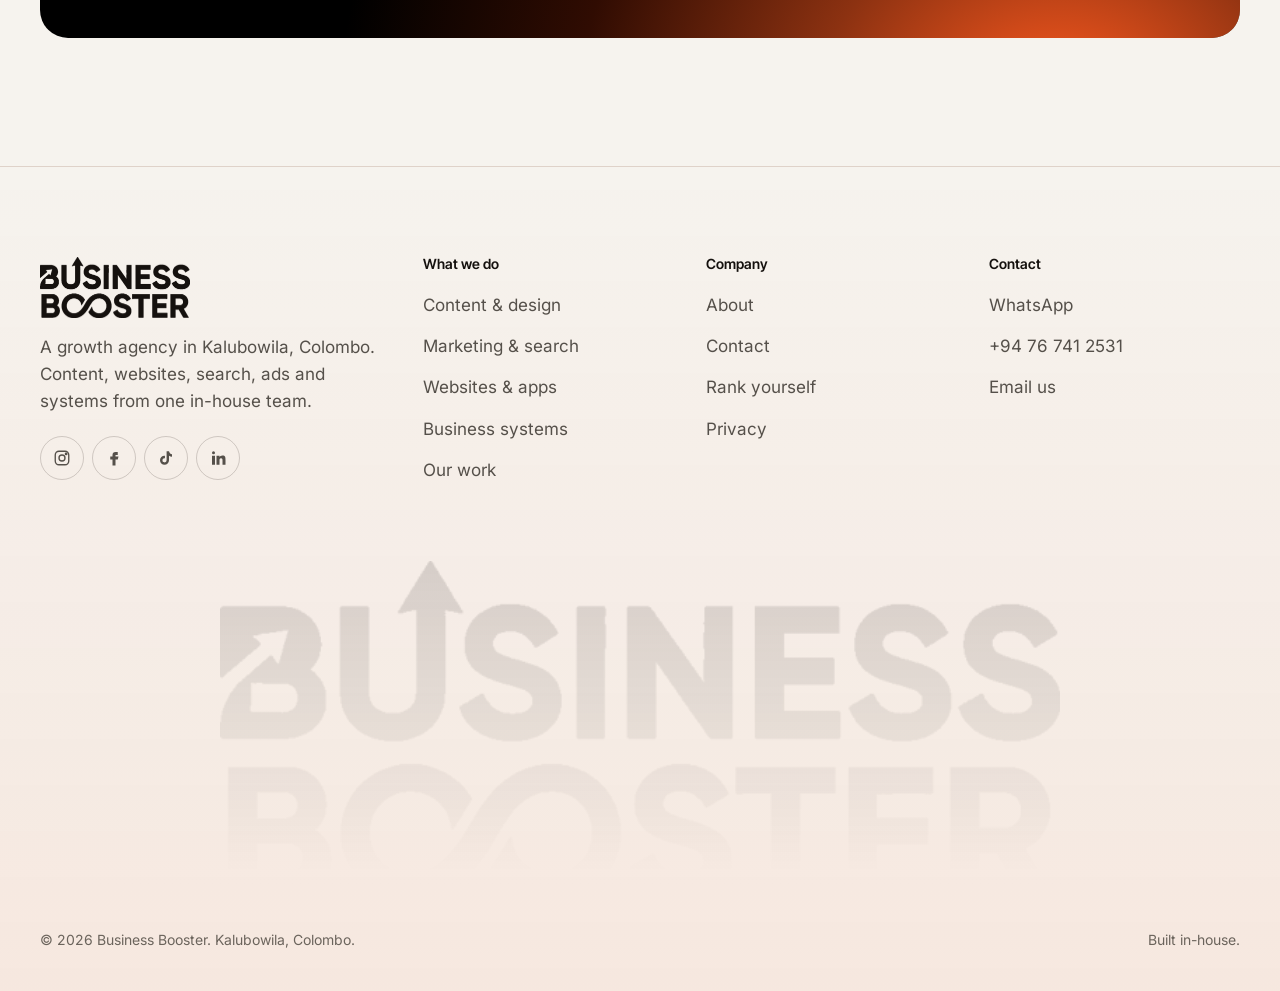
<file: content/index.html>
<!doctype html>
<html lang="en-GB">
<head>
<meta charset="utf-8">
<meta name="viewport" content="width=device-width,initial-scale=1,viewport-fit=cover">
<title>Content & design | Business Booster</title>
<meta name="description" content="Social media management, video, photography and brand design from Business Booster's in-house team in Colombo.">
<meta property="og:type" content="website">
<meta property="og:site_name" content="Business Booster">
<meta property="og:title" content="Content & design | Business Booster">
<meta property="og:description" content="Social media management, video, photography and brand design from Business Booster's in-house team in Colombo.">
<meta property="og:image" content="../assets/img/og.jpg">
<meta name="twitter:card" content="summary_large_image">
<meta name="theme-color" content="#060606">
<link rel="icon" href="../assets/img/favicon.png" type="image/png">
<link rel="preload" href="../assets/fonts/inter-tight-latin.woff2" as="font" type="font/woff2" crossorigin>
<link rel="preload" href="../assets/fonts/inter-latin.woff2" as="font" type="font/woff2" crossorigin>
<link rel="stylesheet" href="../assets/css/style.min.css">
<script>(function(){var d=document.documentElement,t;d.classList.add('js');try{t=localStorage.getItem('bb-theme')}catch(e){}if(!t)t=matchMedia('(prefers-color-scheme: light)').matches?'light':'dark';d.setAttribute('data-theme',t);var m=document.querySelector('meta[name=theme-color]');if(m)m.setAttribute('content',t==='light'?'#ffffff':'#060606')})()</script>
</head>
<body>
<a class="skip" href="#main">Skip to content</a>
<header class="nav" aria-label="Main">
  <a class="brand" href="../" aria-label="Business Booster home"><span class="logo" aria-hidden="true"></span></a>
  <nav class="nav-links" aria-label="Primary">
    <a href="../content/" aria-current="page">Content</a>
    <a href="../marketing/">Marketing</a>
    <a href="../technology/">Technology</a>
    <a href="../systems/">Systems</a>
    <a href="../work/">Work</a>
    <a href="../about/">About</a>
  </nav>
  <button class="theme-btn" type="button" aria-label="Switch to light theme"><svg class="i-sun" viewBox="0 0 24 24" fill="none" stroke="currentColor" stroke-width="1.8" stroke-linecap="round" aria-hidden="true"><circle cx="12" cy="12" r="4.2"/><path d="M12 2.5v2.2M12 19.3v2.2M4.6 4.6l1.6 1.6M17.8 17.8l1.6 1.6M2.5 12h2.2M19.3 12h2.2M4.6 19.4l1.6-1.6M17.8 6.2l1.6-1.6"/></svg><svg class="i-moon" viewBox="0 0 24 24" fill="none" stroke="currentColor" stroke-width="1.8" stroke-linejoin="round" aria-hidden="true"><path d="M20 14.5A8 8 0 0 1 9.5 4a8 8 0 1 0 10.5 10.5Z"/></svg></button>
  <a class="btn btn-primary" href="../contact/">Talk to us</a>
  <button class="menu-btn" aria-label="Open menu" aria-expanded="false" aria-controls="mobile-menu"><span></span></button>
</header>
<div class="mobile-menu" id="mobile-menu">
  <a href="../">Home</a>
  <a href="../content/">Content</a>
  <a href="../marketing/">Marketing</a>
  <a href="../technology/">Technology</a>
  <a href="../systems/">Systems</a>
  <a href="../work/">Work</a>
  <a href="../about/">About</a>
  <a href="../contact/">Contact</a>
  <a class="btn btn-primary" href="https://wa.me/94767412531?text=Hi%20Business%20Booster%2C%20I%27d%20like%20to%20talk%20about%20growing%20my%20business.">Message us on WhatsApp</a>
</div>
<main id="main">
<section class="sub-hero">
  <div class="wrap">
    <span class="label orange">Content &amp; design</span>
    <h1>Content that makes people <span class="o">stop scrolling.</span></h1>
    <p class="lead">Films, reels, posts, photographs and brand design, planned around what your customers care about and made by our own crew in Kalubowila.</p>
    <div class="actions"><a class="btn btn-primary" href="https://wa.me/94767412531?text=Hi%20Business%20Booster%2C%20I%27d%20like%20to%20talk%20about%20content%20and%20design.">Talk about content <span class="arrow">→</span></a><a class="btn btn-ghost" href="#services-list">See what's included</a></div>
    <div class="sub-media"><div class="media-tile"><video autoplay muted loop playsinline preload="metadata" src="../assets/video/34476.mp4" aria-hidden="true"></video><span class="chip">Production</span></div><div class="media-tile"><video autoplay muted loop playsinline preload="metadata" src="../assets/video/50602.mp4" aria-hidden="true"></video><span class="chip">Design</span></div></div>
  </div>
</section><section class="sub-statement">
  <div class="wrap">
    <h2>Every post has a job to do.</h2>
    <p class="lead">Get noticed, build trust or get the enquiry. We plan content backwards from what your business needs, then make it in-house.</p>
    <div class="facts"><div class="fact" data-reveal><b>In-house</b><p>Strategy, filming, photography and design under one roof</p></div><div class="fact" data-reveal><b>Monthly</b><p>Content plans agreed with you before anything is posted</p></div><div class="fact" data-reveal><b>20<em>+</em></b><p>Active clients trust us with their content</p></div></div>
  </div>
</section><section class="rows" id="services-list" aria-label="Services">
  <article class="row" id="social">
    <div class="row-text"><span class="label">Social media management</span><h2>Social media that sells, not just posts.</h2><p>We plan, publish and manage your Instagram, Facebook and TikTok around offers, launches and seasons that matter to your sales.</p><p>Our team watches every comment and message and flags what needs an answer. You reply in your own voice.</p><div class="pill-row"><span>Content plans</span><span>Publishing</span><span>Community management</span><span>Monthly reports</span></div><a class="btn btn-ghost" href="https://wa.me/94767412531?text=Hi%20Business%20Booster%2C%20I%27d%20like%20to%20talk%20about%20social%20media%20management.">Talk about social <span class="arrow">→</span></a></div>
    <div class="row-ill"><div class="ill scene"><div class="grid-bg"></div>
<div class="center"><div class="i-phone"><div class="i-feed">
<div class="i-post"><div class="img"></div><div class="pr"><span class="heart"></span><div class="bar" style="width:40%"></div></div><div class="bar" style="width:80%"></div></div>
<div class="i-post"><div class="img"></div><div class="pr"><span class="heart"></span><div class="bar" style="width:30%"></div></div><div class="bar" style="width:70%"></div></div>
<div class="i-post"><div class="img"></div><div class="pr"><span class="heart"></span><div class="bar" style="width:50%"></div></div><div class="bar" style="width:60%"></div></div>
<div class="i-post"><div class="img"></div><div class="pr"><span class="heart"></span><div class="bar" style="width:40%"></div></div><div class="bar" style="width:80%"></div></div>
</div></div></div>
<div class="sc" style="left:6%;top:12%;width:34%"><div class="sc-h">Content calendar <span>Nov</span></div><div class="cal"><i class="" style="--k:0"></i><i class="on" style="--k:1"></i><i class="" style="--k:2"></i><i class="on" style="--k:3"></i><i class="on" style="--k:4"></i><i class="" style="--k:5"></i><i class="on" style="--k:6"></i><i class="" style="--k:7"></i><i class="on" style="--k:8"></i><i class="" style="--k:9"></i><i class="on" style="--k:10"></i><i class="" style="--k:11"></i><i class="on" style="--k:12"></i><i class="on" style="--k:13"></i></div></div>
<div class="sc" style="right:5%;top:10%;width:30%"><div class="sc-h">Reach <b class="up">▲</b></div><div class="spark"><i class="sp-bar" style="--k:0;--h:30%"></i><i class="sp-bar" style="--k:1;--h:45%"></i><i class="sp-bar" style="--k:2;--h:38%"></i><i class="sp-bar" style="--k:3;--h:60%"></i><i class="sp-bar" style="--k:4;--h:52%"></i><i class="sp-bar" style="--k:5;--h:74%"></i><i class="sp-bar" style="--k:6;--h:92%"></i></div></div>
<div class="sc sc-pop" style="right:6%;bottom:30%;--dl:1.2s"><span class="dot-o"></span>“Is this in blue?”</div>
<div class="sc sc-pop" style="left:7%;bottom:22%;--dl:2.4s"><b style="color:var(--orange)">♥</b> <span class="count" style="--to:248"></span> likes</div>
<div class="sc sc-pop" style="left:12%;bottom:8%;--dl:3.4s">✓ Reel scheduled · 6:30 pm</div>
</div></div>
  </article>
  <article class="row" id="production">
    <div class="row-text"><span class="label">Video &amp; photography</span><h2>Films and photos made on our own sets.</h2><p>Reels, brand films, product shots and behind-the-scenes content, shot and edited by our in-house crew.</p><p>Every shoot starts from a plan, so you get footage you can use across social, ads and your website.</p><div class="pill-row"><span>Reels</span><span>Brand films</span><span>Product photography</span><span>Editing</span></div><a class="btn btn-ghost" href="https://wa.me/94767412531?text=Hi%20Business%20Booster%2C%20I%27d%20like%20to%20talk%20about%20video%20and%20photography.">Plan a shoot <span class="arrow">→</span></a></div>
    <div class="row-ill"><div class="ill"><div class="grid-bg"></div><div class="center"><div class="i-vf"><span class="c c1"></span><span class="c c2"></span><span class="c c3"></span><span class="c c4"></span>
<span class="rec"><i></i>REC</span><span class="focus"></span><span class="meta">4K · 25 FPS</span></div></div></div></div>
  </article>
  <article class="row" id="design">
    <div class="row-text"><span class="label">Graphic design &amp; brand</span><h2>A look people remember.</h2><p>Logos, colours, type and templates that make every post, ad and page look like it came from the same business.</p><p>We build simple brand kits your team can keep using after we hand them over.</p><div class="pill-row"><span>Brand identity</span><span>Social templates</span><span>Ad creative</span><span>Print</span></div><a class="btn btn-ghost" href="https://wa.me/94767412531?text=Hi%20Business%20Booster%2C%20I%27d%20like%20to%20talk%20about%20brand%20and%20design.">Talk about design <span class="arrow">→</span></a></div>
    <div class="row-ill"><div class="ill"><div class="grid-bg"></div><div class="center"><div class="i-brand"><div class="i-type"><span class="chip">Typeface</span><b>Aa</b><div class="bar" style="width:60%"></div></div><div class="i-sw"><i></i><i></i><i></i><i></i></div></div></div></div></div>
  </article>
</section><section class="section" style="padding-bottom:0">
  <div class="wrap">
    <div class="section-head"><div><span class="label orange">One team, three disciplines</span><h2 style="font-size:clamp(34px,4.6vw,64px)">Explore what we do.</h2></div></div>
    <div class="pillars"><a class="pillar spot" href="../content/" aria-current="page"><span class="label">Content</span><h3>Content &amp; design</h3><p>Social media, films, photography and brand design that give people a reason to stop scrolling.</p><span class="more">You are here <span class="arrow">→</span></span></a><a class="pillar spot" href="../marketing/"><span class="label">Marketing</span><h3>Marketing &amp; search</h3><p>SEO, AEO, GEO, paid ads and sales follow-up that turn attention into enquiries.</p><span class="more">Explore <span class="arrow">→</span></span></a><a class="pillar spot" href="../technology/"><span class="label">Technology</span><h3>Websites &amp; systems</h3><p>Websites, online stores and business systems built by our own developers.</p><span class="more">Explore <span class="arrow">→</span></span></a></div>
  </div>
</section>
<section aria-labelledby="cta-h" style="padding-top:clamp(80px,10vw,140px)">
  <div class="wrap">
    <div class="cta" data-reveal>
      <span class="label" style="color:#ffd9c2">Let's talk</span>
      <h2 id="cta-h" style="margin-top:18px">Tell us what's holding your business back.</h2>
      <div class="cta-row">
        <a class="btn btn-dark" href="https://wa.me/94767412531?text=Hi%20Business%20Booster%2C%20I%27d%20like%20to%20talk%20about%20growing%20my%20business.">Message us on WhatsApp <span class="arrow">→</span></a>
        <div class="cta-contacts"><span>+94 76 741 2531</span><span>businessboosterlk@gmail.com</span><span style="color:#d9c6b8">Kalubowila, Colombo, Sri Lanka</span></div>
      </div>
    </div>
  </div>
</section>
</main>
<footer class="footer">
  <div class="wrap">
    <div class="footer-grid">
      <div>
        <a class="brand" href="../" aria-label="Business Booster home"><span class="logo" aria-hidden="true"></span></a>
        <p class="muted" style="margin-top:16px;max-width:34ch">A growth agency in Kalubowila, Colombo. Content, websites, search, ads and systems from one in-house team.</p>
        <div class="socials">
          <!-- Placeholder links: add the real profile URLs -->
          <a href="#" aria-label="Instagram"><svg viewBox="0 0 24 24" fill="none" stroke="currentColor" stroke-width="1.8" aria-hidden="true"><rect x="3" y="3" width="18" height="18" rx="5"/><circle cx="12" cy="12" r="4"/><circle cx="17.5" cy="6.5" r="1" fill="currentColor"/></svg></a>
          <a href="#" aria-label="Facebook"><svg viewBox="0 0 24 24" fill="currentColor" aria-hidden="true"><path d="M14 8h3V4h-3a4 4 0 0 0-4 4v2H7v4h3v8h4v-8h3l1-4h-4V8Z"/></svg></a>
          <a href="#" aria-label="TikTok"><svg viewBox="0 0 24 24" fill="currentColor" aria-hidden="true"><path d="M16 3c.4 2.2 1.8 3.6 4 4v3.2a7.6 7.6 0 0 1-4-1.2V15a6 6 0 1 1-6-6h.6v3.3A2.8 2.8 0 1 0 12.8 15V3H16Z"/></svg></a>
          <a href="#" aria-label="LinkedIn"><svg viewBox="0 0 24 24" fill="currentColor" aria-hidden="true"><path d="M4 9h4v12H4zM6 3a2 2 0 1 1 0 4 2 2 0 0 1 0-4Zm4 6h4v1.7c.6-1 1.9-2 3.9-2 4.1 0 4.1 2.8 4.1 6.2V21h-4v-5.5c0-1.4 0-3.1-2-3.1s-2 1.5-2 3V21h-4V9Z"/></svg></a>
        </div>
      </div>
      <div><h2 class="fh">What we do</h2><ul><li><a href="../content/">Content &amp; design</a></li><li><a href="../marketing/">Marketing &amp; search</a></li><li><a href="../technology/">Websites &amp; apps</a></li><li><a href="../systems/">Business systems</a></li><li><a href="../work/">Our work</a></li></ul></div>
      <div><h2 class="fh">Company</h2><ul><li><a href="../about/">About</a></li><li><a href="../contact/">Contact</a></li><li><a href="https://businessboosterlk.github.io/rank/">Rank yourself</a></li><li><a href="https://businessboosterlk.github.io/privacy/">Privacy</a></li></ul></div>
      <div><h2 class="fh">Contact</h2><ul><li><a href="https://wa.me/94767412531">WhatsApp</a></li><li><a href="tel:+94767412531">+94 76 741 2531</a></li><li><a href="mailto:businessboosterlk@gmail.com">Email us</a></li></ul></div>
    </div>
    <div class="logo-big" aria-hidden="true"></div>
    <div class="footer-base"><span>© <span data-year>2026</span> Business Booster. Kalubowila, Colombo.</span><span>Built in-house.</span></div>
  </div>
</footer>
<script src="../assets/js/main.min.js" defer></script>
</body>
</html>
</file>
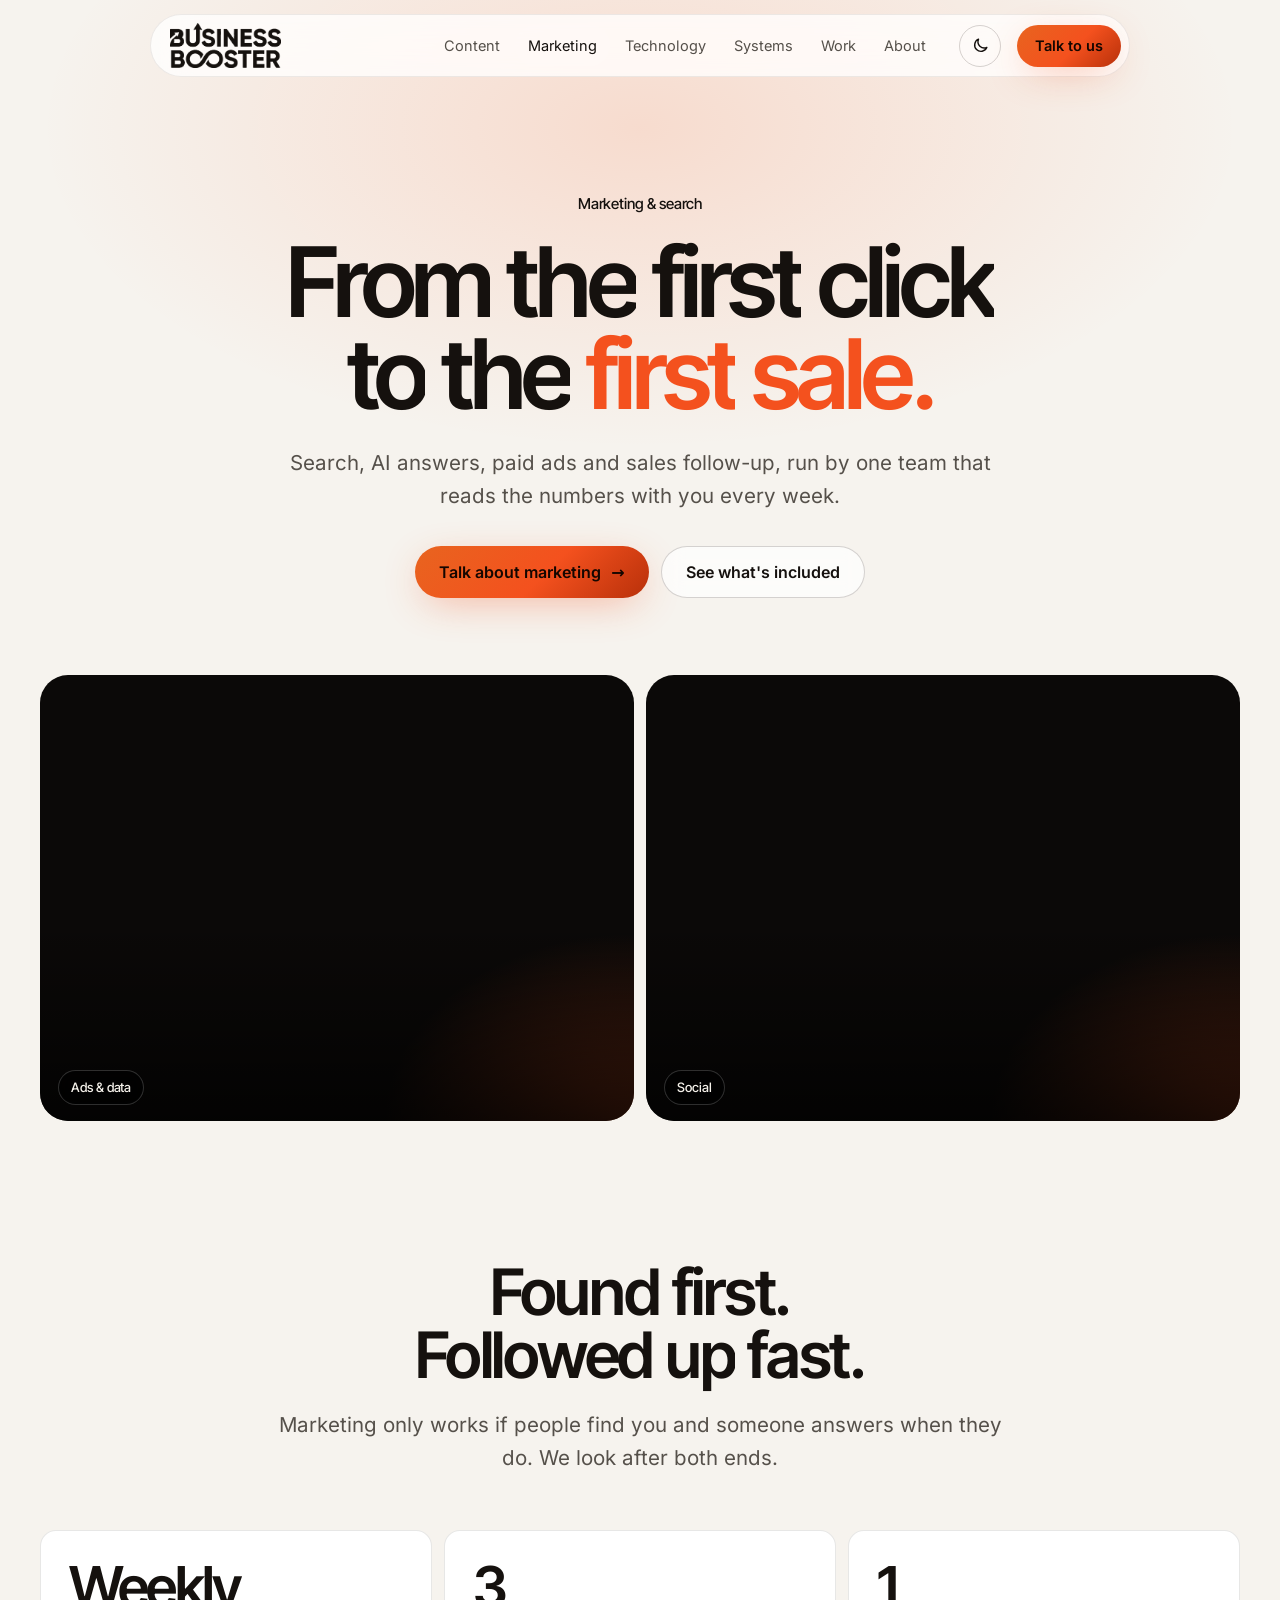
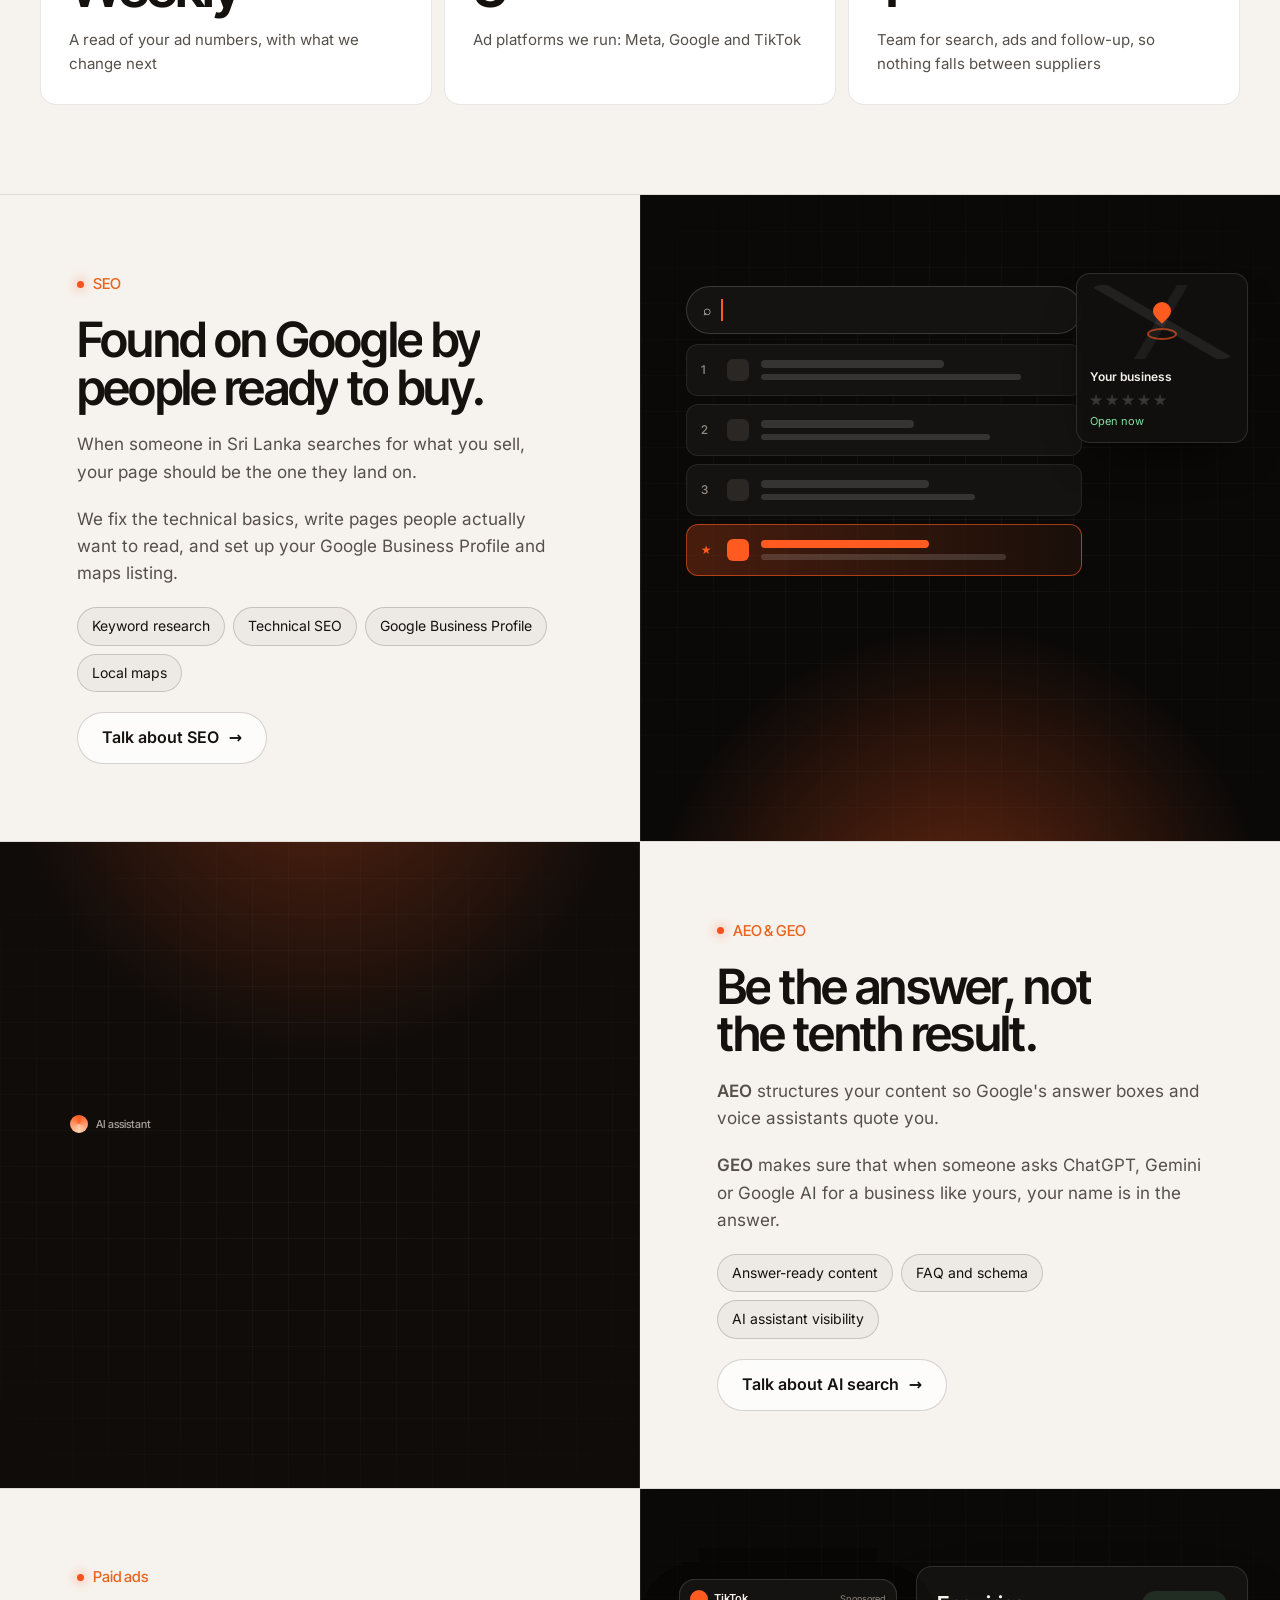
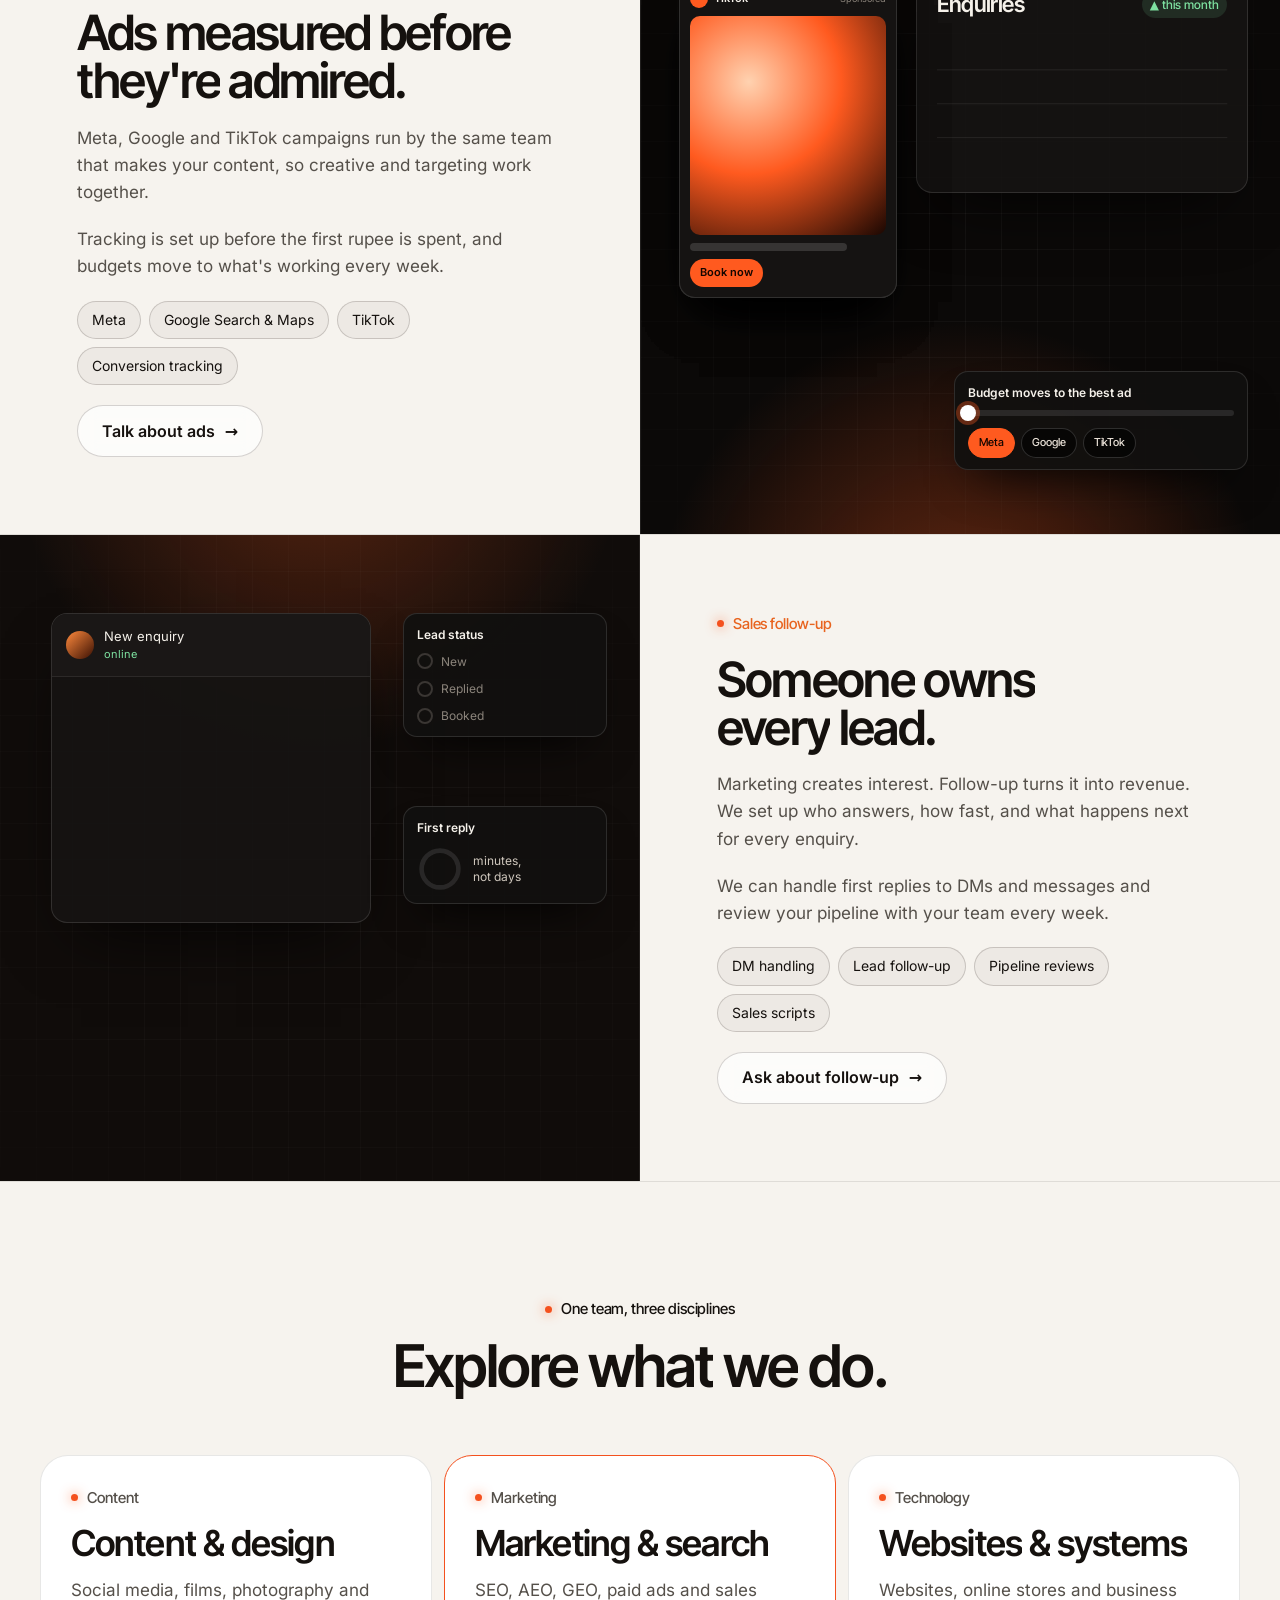
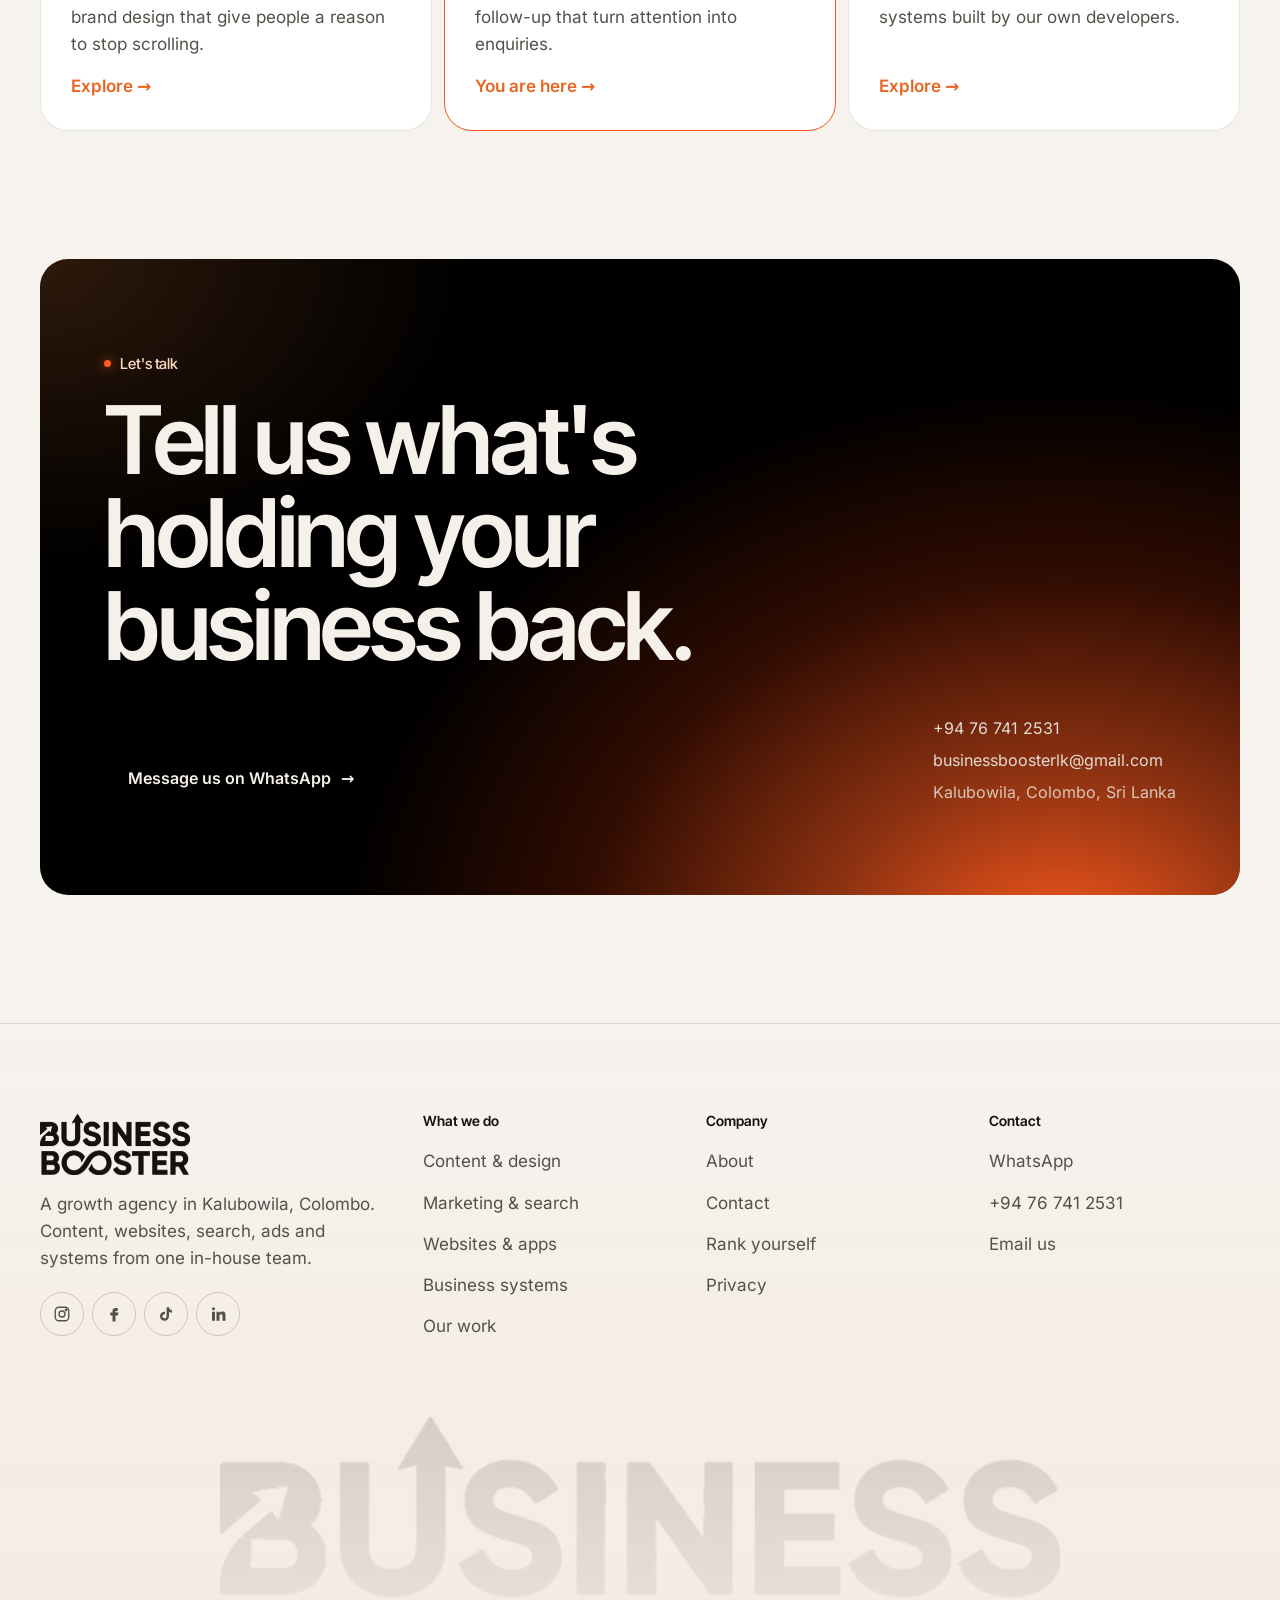
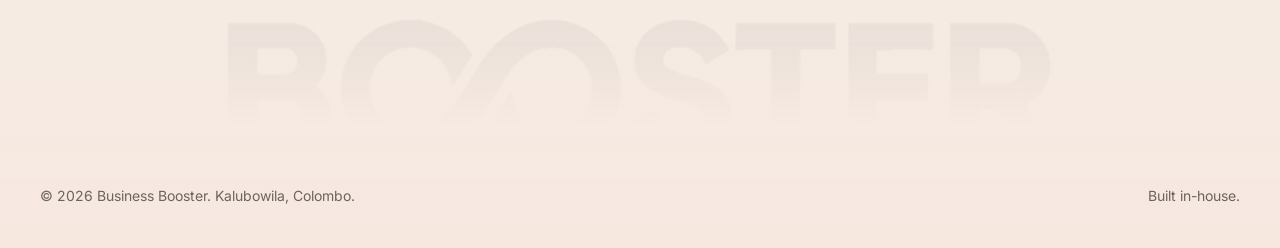
<file: marketing/index.html>
<!doctype html>
<html lang="en-GB">
<head>
<meta charset="utf-8">
<meta name="viewport" content="width=device-width,initial-scale=1,viewport-fit=cover">
<title>Marketing & search | Business Booster</title>
<meta name="description" content="SEO, AEO, GEO, paid ads on Meta, Google and TikTok, and sales follow-up from Business Booster in Colombo.">
<meta property="og:type" content="website">
<meta property="og:site_name" content="Business Booster">
<meta property="og:title" content="Marketing & search | Business Booster">
<meta property="og:description" content="SEO, AEO, GEO, paid ads on Meta, Google and TikTok, and sales follow-up from Business Booster in Colombo.">
<meta property="og:image" content="../assets/img/og.jpg">
<meta name="twitter:card" content="summary_large_image">
<meta name="theme-color" content="#060606">
<link rel="icon" href="../assets/img/favicon.png" type="image/png">
<link rel="preload" href="../assets/fonts/inter-tight-latin.woff2" as="font" type="font/woff2" crossorigin>
<link rel="preload" href="../assets/fonts/inter-latin.woff2" as="font" type="font/woff2" crossorigin>
<link rel="stylesheet" href="../assets/css/style.min.css">
<script>(function(){var d=document.documentElement,t;d.classList.add('js');try{t=localStorage.getItem('bb-theme')}catch(e){}if(!t)t=matchMedia('(prefers-color-scheme: light)').matches?'light':'dark';d.setAttribute('data-theme',t);var m=document.querySelector('meta[name=theme-color]');if(m)m.setAttribute('content',t==='light'?'#ffffff':'#060606')})()</script>
</head>
<body>
<a class="skip" href="#main">Skip to content</a>
<header class="nav" aria-label="Main">
  <a class="brand" href="../" aria-label="Business Booster home"><span class="logo" aria-hidden="true"></span></a>
  <nav class="nav-links" aria-label="Primary">
    <a href="../content/">Content</a>
    <a href="../marketing/" aria-current="page">Marketing</a>
    <a href="../technology/">Technology</a>
    <a href="../systems/">Systems</a>
    <a href="../work/">Work</a>
    <a href="../about/">About</a>
  </nav>
  <button class="theme-btn" type="button" aria-label="Switch to light theme"><svg class="i-sun" viewBox="0 0 24 24" fill="none" stroke="currentColor" stroke-width="1.8" stroke-linecap="round" aria-hidden="true"><circle cx="12" cy="12" r="4.2"/><path d="M12 2.5v2.2M12 19.3v2.2M4.6 4.6l1.6 1.6M17.8 17.8l1.6 1.6M2.5 12h2.2M19.3 12h2.2M4.6 19.4l1.6-1.6M17.8 6.2l1.6-1.6"/></svg><svg class="i-moon" viewBox="0 0 24 24" fill="none" stroke="currentColor" stroke-width="1.8" stroke-linejoin="round" aria-hidden="true"><path d="M20 14.5A8 8 0 0 1 9.5 4a8 8 0 1 0 10.5 10.5Z"/></svg></button>
  <a class="btn btn-primary" href="../contact/">Talk to us</a>
  <button class="menu-btn" aria-label="Open menu" aria-expanded="false" aria-controls="mobile-menu"><span></span></button>
</header>
<div class="mobile-menu" id="mobile-menu">
  <a href="../">Home</a>
  <a href="../content/">Content</a>
  <a href="../marketing/">Marketing</a>
  <a href="../technology/">Technology</a>
  <a href="../systems/">Systems</a>
  <a href="../work/">Work</a>
  <a href="../about/">About</a>
  <a href="../contact/">Contact</a>
  <a class="btn btn-primary" href="https://wa.me/94767412531?text=Hi%20Business%20Booster%2C%20I%27d%20like%20to%20talk%20about%20growing%20my%20business.">Message us on WhatsApp</a>
</div>
<main id="main">
<section class="sub-hero">
  <div class="wrap">
    <span class="label orange">Marketing &amp; search</span>
    <h1>From the first click to the <span class="o">first sale.</span></h1>
    <p class="lead">Search, AI answers, paid ads and sales follow-up, run by one team that reads the numbers with you every week.</p>
    <div class="actions"><a class="btn btn-primary" href="https://wa.me/94767412531?text=Hi%20Business%20Booster%2C%20I%27d%20like%20to%20talk%20about%20marketing.">Talk about marketing <span class="arrow">→</span></a><a class="btn btn-ghost" href="#services-list">See what's included</a></div>
    <div class="sub-media"><div class="media-tile"><video autoplay muted loop playsinline preload="metadata" src="../assets/video/41278.mp4" aria-hidden="true"></video><span class="chip">Ads &amp; data</span></div><div class="media-tile"><video autoplay muted loop playsinline preload="metadata" src="../assets/video/4908.mp4" aria-hidden="true"></video><span class="chip">Social</span></div></div>
  </div>
</section><section class="sub-statement">
  <div class="wrap">
    <h2>Found first. Followed up fast.</h2>
    <p class="lead">Marketing only works if people find you and someone answers when they do. We look after both ends.</p>
    <div class="facts"><div class="fact" data-reveal><b>Weekly</b><p>A read of your ad numbers, with what we change next</p></div><div class="fact" data-reveal><b>3</b><p>Ad platforms we run: Meta, Google and TikTok</p></div><div class="fact" data-reveal><b>1</b><p>Team for search, ads and follow-up, so nothing falls between suppliers</p></div></div>
  </div>
</section><section class="rows" id="services-list" aria-label="Services">
  <article class="row" id="search">
    <div class="row-text"><span class="label">SEO</span><h2>Found on Google by people ready to buy.</h2><p>When someone in Sri Lanka searches for what you sell, your page should be the one they land on.</p><p>We fix the technical basics, write pages people actually want to read, and set up your Google Business Profile and maps listing.</p><div class="pill-row"><span>Keyword research</span><span>Technical SEO</span><span>Google Business Profile</span><span>Local maps</span></div><a class="btn btn-ghost" href="https://wa.me/94767412531?text=Hi%20Business%20Booster%2C%20I%27d%20like%20to%20talk%20about%20SEO.">Talk about SEO <span class="arrow">→</span></a></div>
    <div class="row-ill"><div class="ill scene"><div class="grid-bg"></div>
<div class="i-search" style="position:absolute;left:7%;top:14%;width:62%">
<div class="i-query"><span>⌕</span><span class="t">best garage in nugegoda</span></div>
<div class="i-results">
<div class="i-res"><span class="n">1</span><span class="sq"></span><span class="lines"><span class="bar" style="width:60%"></span><span class="bar" style="width:85%;height:6px"></span></span></div>
<div class="i-res"><span class="n">2</span><span class="sq"></span><span class="lines"><span class="bar" style="width:50%"></span><span class="bar" style="width:75%;height:6px"></span></span></div>
<div class="i-res"><span class="n">3</span><span class="sq"></span><span class="lines"><span class="bar" style="width:55%"></span><span class="bar" style="width:70%;height:6px"></span></span></div>
<div class="i-res me"><span class="n" style="color:var(--orange)">★</span><span class="sq"></span><span class="lines"><span class="bar o" style="width:55%"></span><span class="bar" style="width:80%;height:6px"></span></span></div>
</div></div>
<div class="sc map" style="right:5%;top:12%;width:27%"><div class="map-bg"><span class="pin"></span><span class="pulse"></span></div><div class="sc-h" style="margin-top:8px">Your business</div><div class="stars"><i></i><i></i><i></i><i></i><i></i></div><small class="open">Open now</small></div>
<div class="sc sc-pop" style="right:6%;bottom:12%;width:34%;--dl:2s"><div class="i-ai"><i></i> AI answer</div><div style="margin-top:6px">“Try <mark class="mk">your business</mark>, well reviewed and open late.”</div></div>
</div></div>
  </article>
  <article class="row" id="aeo-geo">
    <div class="row-text"><span class="label">AEO &amp; GEO</span><h2>Be the answer, not the tenth result.</h2><p><strong>AEO</strong> structures your content so Google's answer boxes and voice assistants quote you.</p><p><strong>GEO</strong> makes sure that when someone asks ChatGPT, Gemini or Google AI for a business like yours, your name is in the answer.</p><div class="pill-row"><span>Answer-ready content</span><span>FAQ and schema</span><span>AI assistant visibility</span></div><a class="btn btn-ghost" href="https://wa.me/94767412531?text=Hi%20Business%20Booster%2C%20I%27d%20like%20to%20talk%20about%20AEO%20and%20GEO.">Talk about AI search <span class="arrow">→</span></a></div>
    <div class="row-ill"><div class="ill"><div class="grid-bg"></div><div class="center"><div class="i-chat">
<div class="i-bub q">What's a good beach villa in Wadduwa?</div>
<div class="i-ai"><i></i> AI assistant</div>
<div class="i-bub a">A popular choice is <mark>your business</mark>. Guests mention the private beach and quick replies on WhatsApp.</div>
<div class="i-bub a a2">Want directions or their booking link?</div>
</div></div></div></div>
  </article>
  <article class="row" id="ads">
    <div class="row-text"><span class="label">Paid ads</span><h2>Ads measured before they're admired.</h2><p>Meta, Google and TikTok campaigns run by the same team that makes your content, so creative and targeting work together.</p><p>Tracking is set up before the first rupee is spent, and budgets move to what's working every week.</p><div class="pill-row"><span>Meta</span><span>Google Search &amp; Maps</span><span>TikTok</span><span>Conversion tracking</span></div><a class="btn btn-ghost" href="https://wa.me/94767412531?text=Hi%20Business%20Booster%2C%20I%27d%20like%20to%20talk%20about%20paid%20ads.">Talk about ads <span class="arrow">→</span></a></div>
    <div class="row-ill"><div class="ill scene"><div class="grid-bg"></div>
<div class="ad-stack"><div class="ad-card" style="--k:0"><div class="ad-top"><span class="ad-av"></span><span>Meta</span><small>Sponsored</small></div><div class="ad-img" style="background:linear-gradient(135deg,#ff8a3d,#b8300a)"></div><div class="bar" style="width:80%"></div><div class="ad-cta">Book now</div></div><div class="ad-card" style="--k:1"><div class="ad-top"><span class="ad-av"></span><span>Google</span><small>Sponsored</small></div><div class="ad-img" style="background:linear-gradient(135deg,#3a3633,#120f0d)"></div><div class="bar" style="width:80%"></div><div class="ad-cta">Book now</div></div><div class="ad-card" style="--k:2"><div class="ad-top"><span class="ad-av"></span><span>TikTok</span><small>Sponsored</small></div><div class="ad-img" style="background:radial-gradient(circle at 30% 30%,#ffd2b0,#ff5a1f 45%,#1a0702)"></div><div class="bar" style="width:80%"></div><div class="ad-cta">Book now</div></div></div>
<div class="i-chart panel" style="position:absolute;right:5%;top:12%;width:52%">
<div class="head"><span class="kpi">Enquiries</span><span class="up">▲ this month</span></div>
<svg viewBox="0 0 300 140" aria-hidden="true"><defs><linearGradient id="ga4" x1="0" x2="0" y1="0" y2="1"><stop offset="0" stop-color="#ff5a1f" stop-opacity=".45"/><stop offset="1" stop-color="#ff5a1f" stop-opacity="0"/></linearGradient></defs>
<line class="gl" x1="0" y1="35" x2="300" y2="35"/><line class="gl" x1="0" y1="70" x2="300" y2="70"/><line class="gl" x1="0" y1="105" x2="300" y2="105"/>
<path class="area" fill="url(#ga4)" d="M0 120 L50 104 L100 110 L150 80 L200 86 L250 44 L300 22 L300 140 L0 140Z"/>
<path class="line" d="M0 120 L50 104 L100 110 L150 80 L200 86 L250 44 L300 22"/><circle class="dot" cx="300" cy="22" r="5"/></svg>
</div>
<div class="sc" style="right:5%;bottom:10%;width:46%"><div class="sc-h">Budget moves to the best ad</div><div class="slider"><i></i><b></b></div><div class="chans"><span class="chip o">Meta</span><span class="chip">Google</span><span class="chip">TikTok</span></div></div>
<div class="sc sc-pop" style="left:8%;bottom:8%;--dl:2.4s"><b class="down">▼</b> Cost per enquiry</div>
</div></div>
  </article>
  <article class="row" id="follow-up">
    <div class="row-text"><span class="label">Sales follow-up</span><h2>Someone owns every lead.</h2><p>Marketing creates interest. Follow-up turns it into revenue. We set up who answers, how fast, and what happens next for every enquiry.</p><p>We can handle first replies to DMs and messages and review your pipeline with your team every week.</p><div class="pill-row"><span>DM handling</span><span>Lead follow-up</span><span>Pipeline reviews</span><span>Sales scripts</span></div><a class="btn btn-ghost" href="https://wa.me/94767412531?text=Hi%20Business%20Booster%2C%20I%27d%20like%20to%20understand%20your%20sales%20follow-up%20service.">Ask about follow-up <span class="arrow">→</span></a></div>
    <div class="row-ill"><div class="ill scene"><div class="grid-bg"></div>
<div class="i-wa panel" style="position:absolute;left:8%;top:12%;width:50%;max-width:none">
<div class="top"><i></i><span>New enquiry<small>online</small></span></div>
<div class="msgs"><div class="m in">Hi, do you have rooms this weekend?</div><div class="m out">Yes! 2 villas free. Shall I hold one for you?</div><div class="m in">Please, for Saturday.</div><div class="m out">Done ✓ Booking link sent.</div></div>
</div>
<div class="sc" style="right:5%;top:12%;width:32%"><div class="sc-h">Lead status</div><div class="steps3"><span style="--k:0">New</span><span style="--k:1">Replied</span><span style="--k:2">Booked</span></div></div>
<div class="sc" style="right:5%;top:42%;width:32%"><div class="sc-h">First reply</div><div class="ring"><svg viewBox="0 0 40 40"><circle cx="20" cy="20" r="16" class="r-bg"/><circle cx="20" cy="20" r="16" class="r-fg"/></svg><span>minutes,<br>not days</span></div></div>
<div class="sc sc-pop" style="right:6%;bottom:9%;width:32%;--dl:3.8s"><div class="sc-h">Sat · 10:00</div><span class="tick">✓</span> Booked</div>
</div></div>
  </article>
</section><section class="section" style="padding-bottom:0">
  <div class="wrap">
    <div class="section-head"><div><span class="label orange">One team, three disciplines</span><h2 style="font-size:clamp(34px,4.6vw,64px)">Explore what we do.</h2></div></div>
    <div class="pillars"><a class="pillar spot" href="../content/"><span class="label">Content</span><h3>Content &amp; design</h3><p>Social media, films, photography and brand design that give people a reason to stop scrolling.</p><span class="more">Explore <span class="arrow">→</span></span></a><a class="pillar spot" href="../marketing/" aria-current="page"><span class="label">Marketing</span><h3>Marketing &amp; search</h3><p>SEO, AEO, GEO, paid ads and sales follow-up that turn attention into enquiries.</p><span class="more">You are here <span class="arrow">→</span></span></a><a class="pillar spot" href="../technology/"><span class="label">Technology</span><h3>Websites &amp; systems</h3><p>Websites, online stores and business systems built by our own developers.</p><span class="more">Explore <span class="arrow">→</span></span></a></div>
  </div>
</section>
<section aria-labelledby="cta-h" style="padding-top:clamp(80px,10vw,140px)">
  <div class="wrap">
    <div class="cta" data-reveal>
      <span class="label" style="color:#ffd9c2">Let's talk</span>
      <h2 id="cta-h" style="margin-top:18px">Tell us what's holding your business back.</h2>
      <div class="cta-row">
        <a class="btn btn-dark" href="https://wa.me/94767412531?text=Hi%20Business%20Booster%2C%20I%27d%20like%20to%20talk%20about%20growing%20my%20business.">Message us on WhatsApp <span class="arrow">→</span></a>
        <div class="cta-contacts"><span>+94 76 741 2531</span><span>businessboosterlk@gmail.com</span><span style="color:#d9c6b8">Kalubowila, Colombo, Sri Lanka</span></div>
      </div>
    </div>
  </div>
</section>
</main>
<footer class="footer">
  <div class="wrap">
    <div class="footer-grid">
      <div>
        <a class="brand" href="../" aria-label="Business Booster home"><span class="logo" aria-hidden="true"></span></a>
        <p class="muted" style="margin-top:16px;max-width:34ch">A growth agency in Kalubowila, Colombo. Content, websites, search, ads and systems from one in-house team.</p>
        <div class="socials">
          <!-- Placeholder links: add the real profile URLs -->
          <a href="#" aria-label="Instagram"><svg viewBox="0 0 24 24" fill="none" stroke="currentColor" stroke-width="1.8" aria-hidden="true"><rect x="3" y="3" width="18" height="18" rx="5"/><circle cx="12" cy="12" r="4"/><circle cx="17.5" cy="6.5" r="1" fill="currentColor"/></svg></a>
          <a href="#" aria-label="Facebook"><svg viewBox="0 0 24 24" fill="currentColor" aria-hidden="true"><path d="M14 8h3V4h-3a4 4 0 0 0-4 4v2H7v4h3v8h4v-8h3l1-4h-4V8Z"/></svg></a>
          <a href="#" aria-label="TikTok"><svg viewBox="0 0 24 24" fill="currentColor" aria-hidden="true"><path d="M16 3c.4 2.2 1.8 3.6 4 4v3.2a7.6 7.6 0 0 1-4-1.2V15a6 6 0 1 1-6-6h.6v3.3A2.8 2.8 0 1 0 12.8 15V3H16Z"/></svg></a>
          <a href="#" aria-label="LinkedIn"><svg viewBox="0 0 24 24" fill="currentColor" aria-hidden="true"><path d="M4 9h4v12H4zM6 3a2 2 0 1 1 0 4 2 2 0 0 1 0-4Zm4 6h4v1.7c.6-1 1.9-2 3.9-2 4.1 0 4.1 2.8 4.1 6.2V21h-4v-5.5c0-1.4 0-3.1-2-3.1s-2 1.5-2 3V21h-4V9Z"/></svg></a>
        </div>
      </div>
      <div><h2 class="fh">What we do</h2><ul><li><a href="../content/">Content &amp; design</a></li><li><a href="../marketing/">Marketing &amp; search</a></li><li><a href="../technology/">Websites &amp; apps</a></li><li><a href="../systems/">Business systems</a></li><li><a href="../work/">Our work</a></li></ul></div>
      <div><h2 class="fh">Company</h2><ul><li><a href="../about/">About</a></li><li><a href="../contact/">Contact</a></li><li><a href="https://businessboosterlk.github.io/rank/">Rank yourself</a></li><li><a href="https://businessboosterlk.github.io/privacy/">Privacy</a></li></ul></div>
      <div><h2 class="fh">Contact</h2><ul><li><a href="https://wa.me/94767412531">WhatsApp</a></li><li><a href="tel:+94767412531">+94 76 741 2531</a></li><li><a href="mailto:businessboosterlk@gmail.com">Email us</a></li></ul></div>
    </div>
    <div class="logo-big" aria-hidden="true"></div>
    <div class="footer-base"><span>© <span data-year>2026</span> Business Booster. Kalubowila, Colombo.</span><span>Built in-house.</span></div>
  </div>
</footer>
<script src="../assets/js/main.min.js" defer></script>
</body>
</html>
</file>
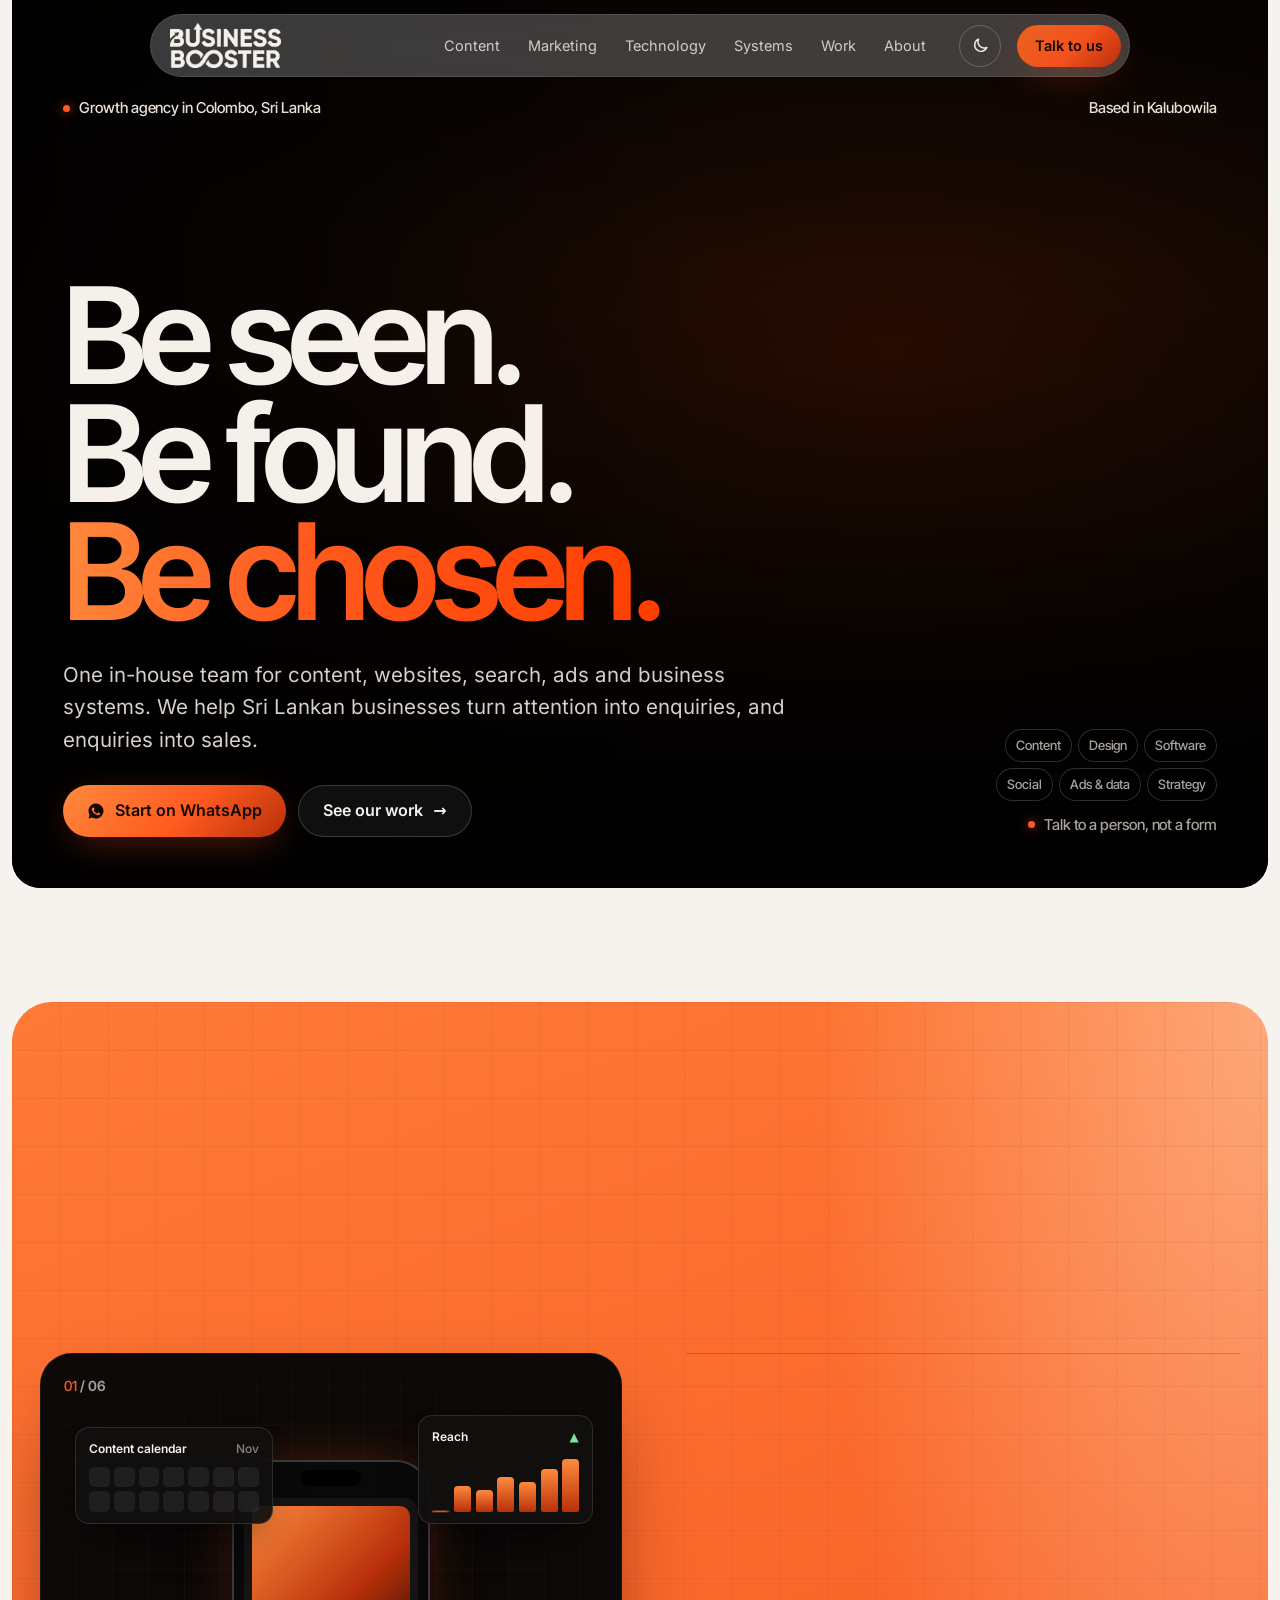
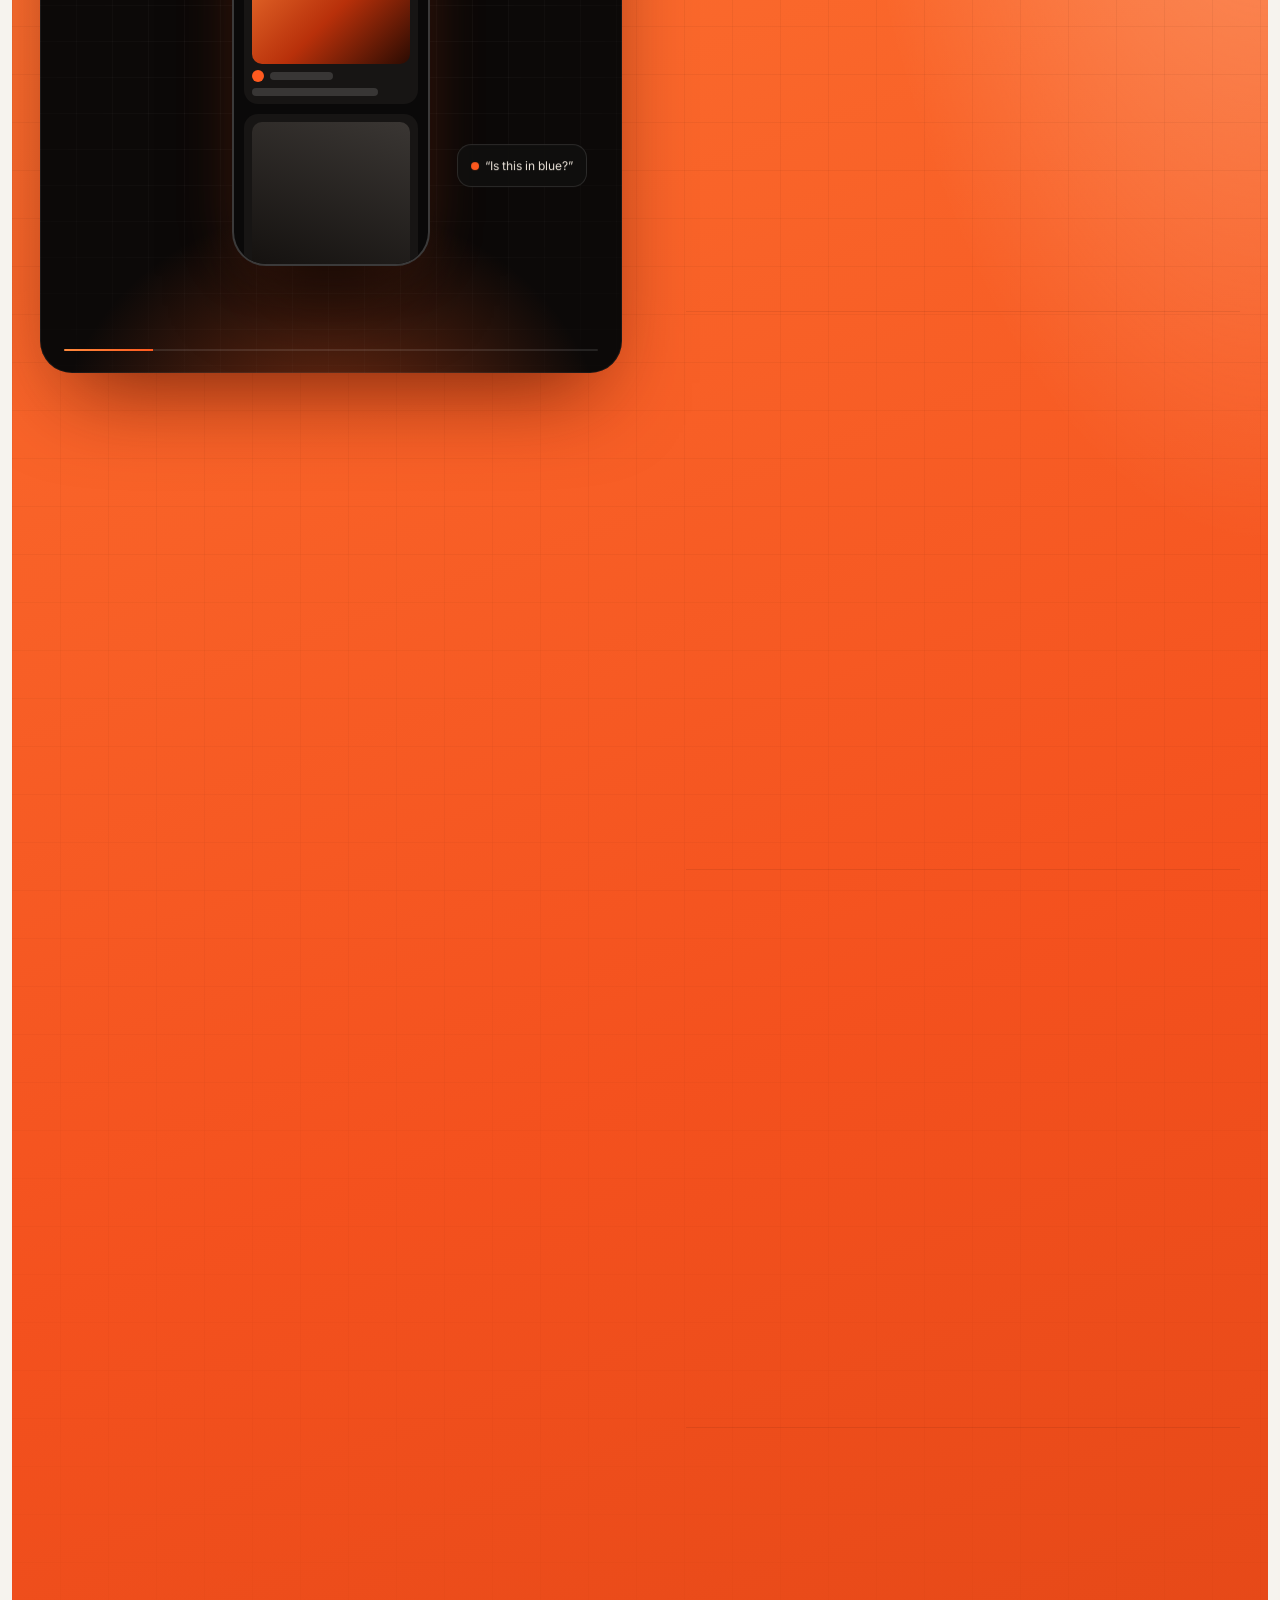
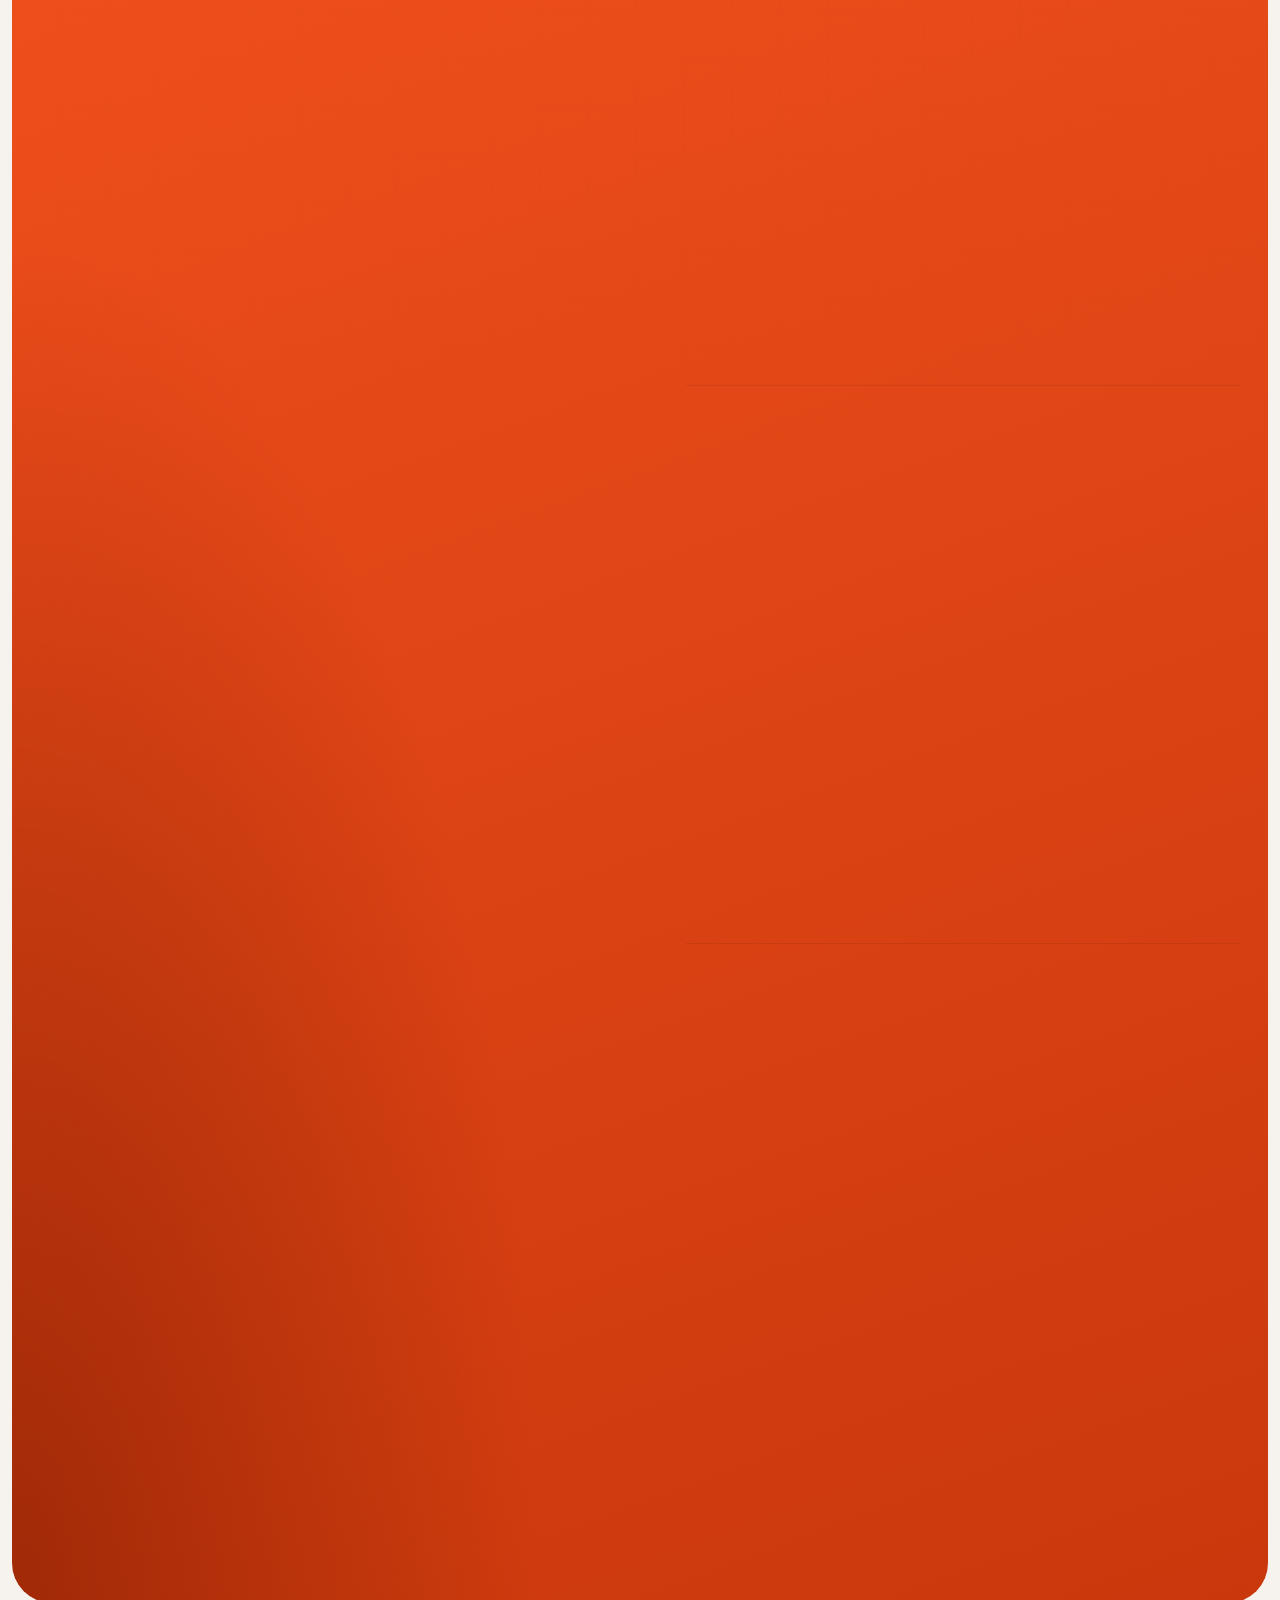
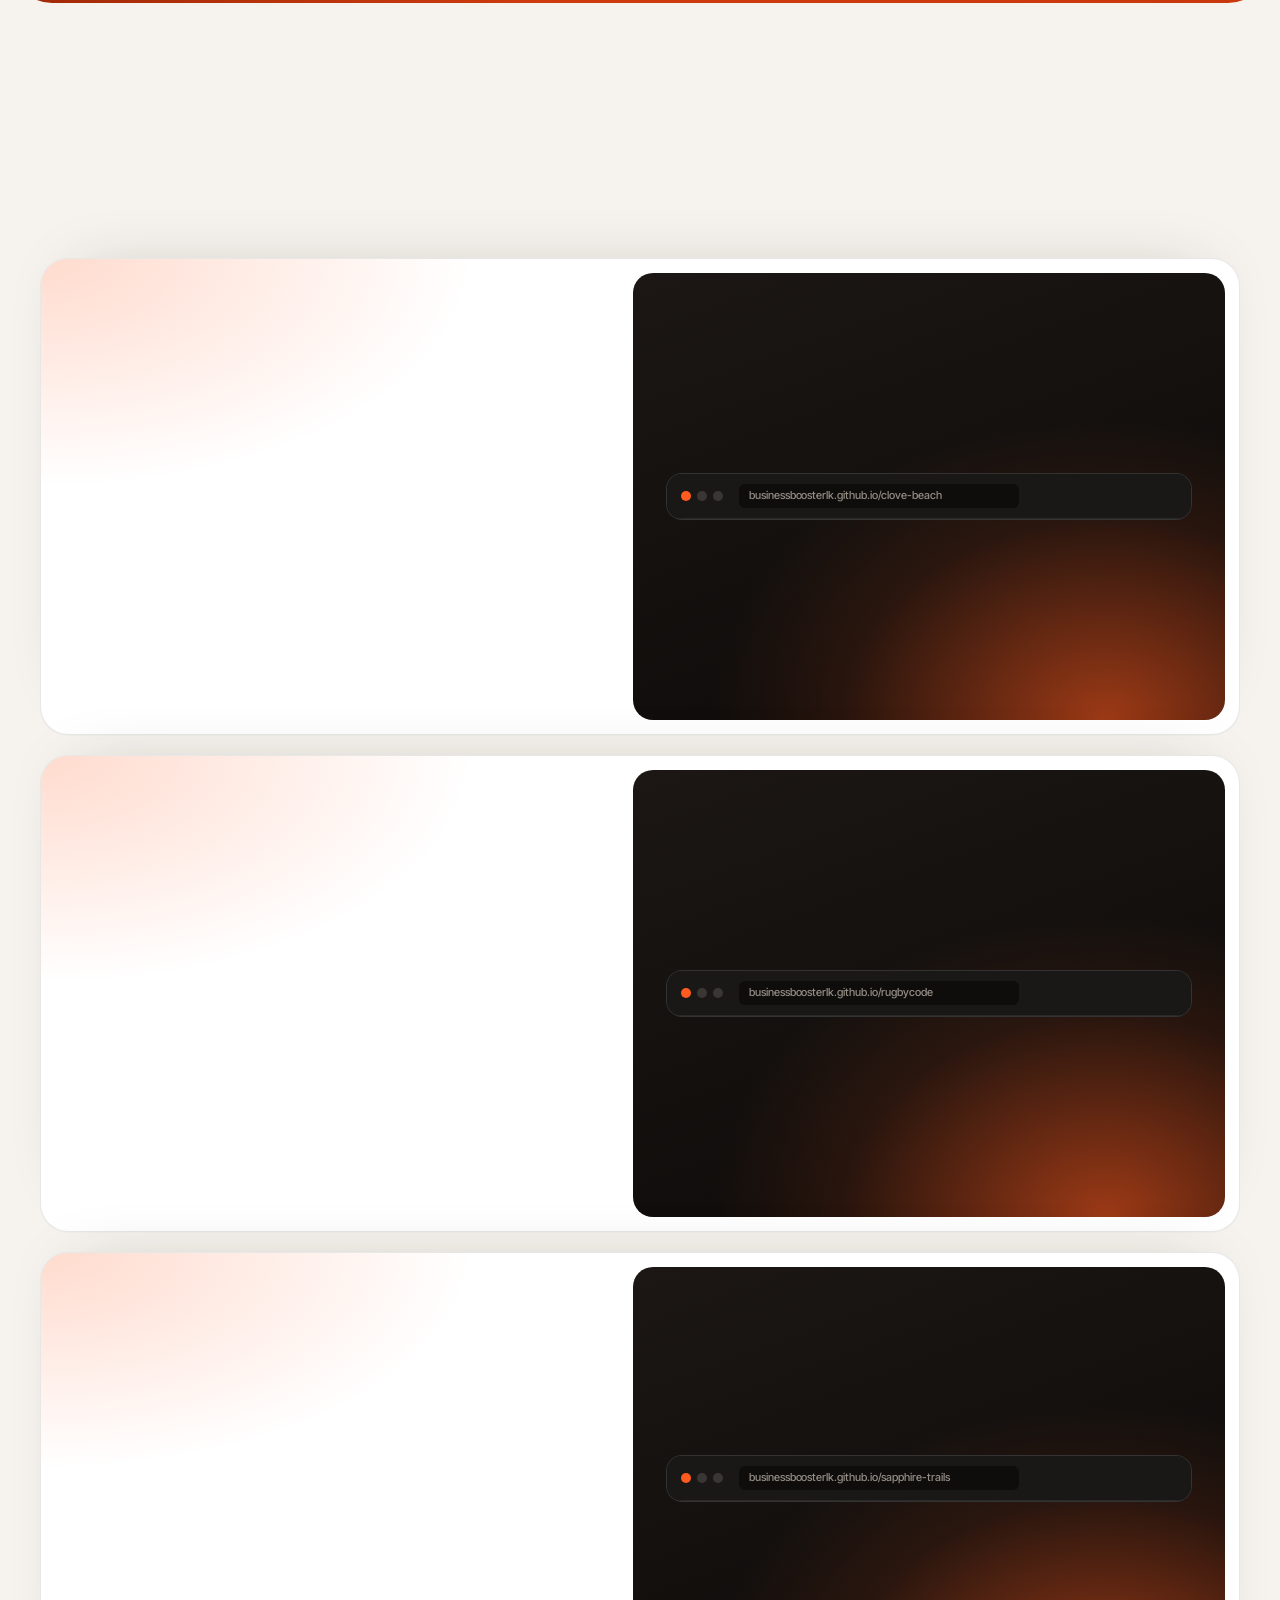
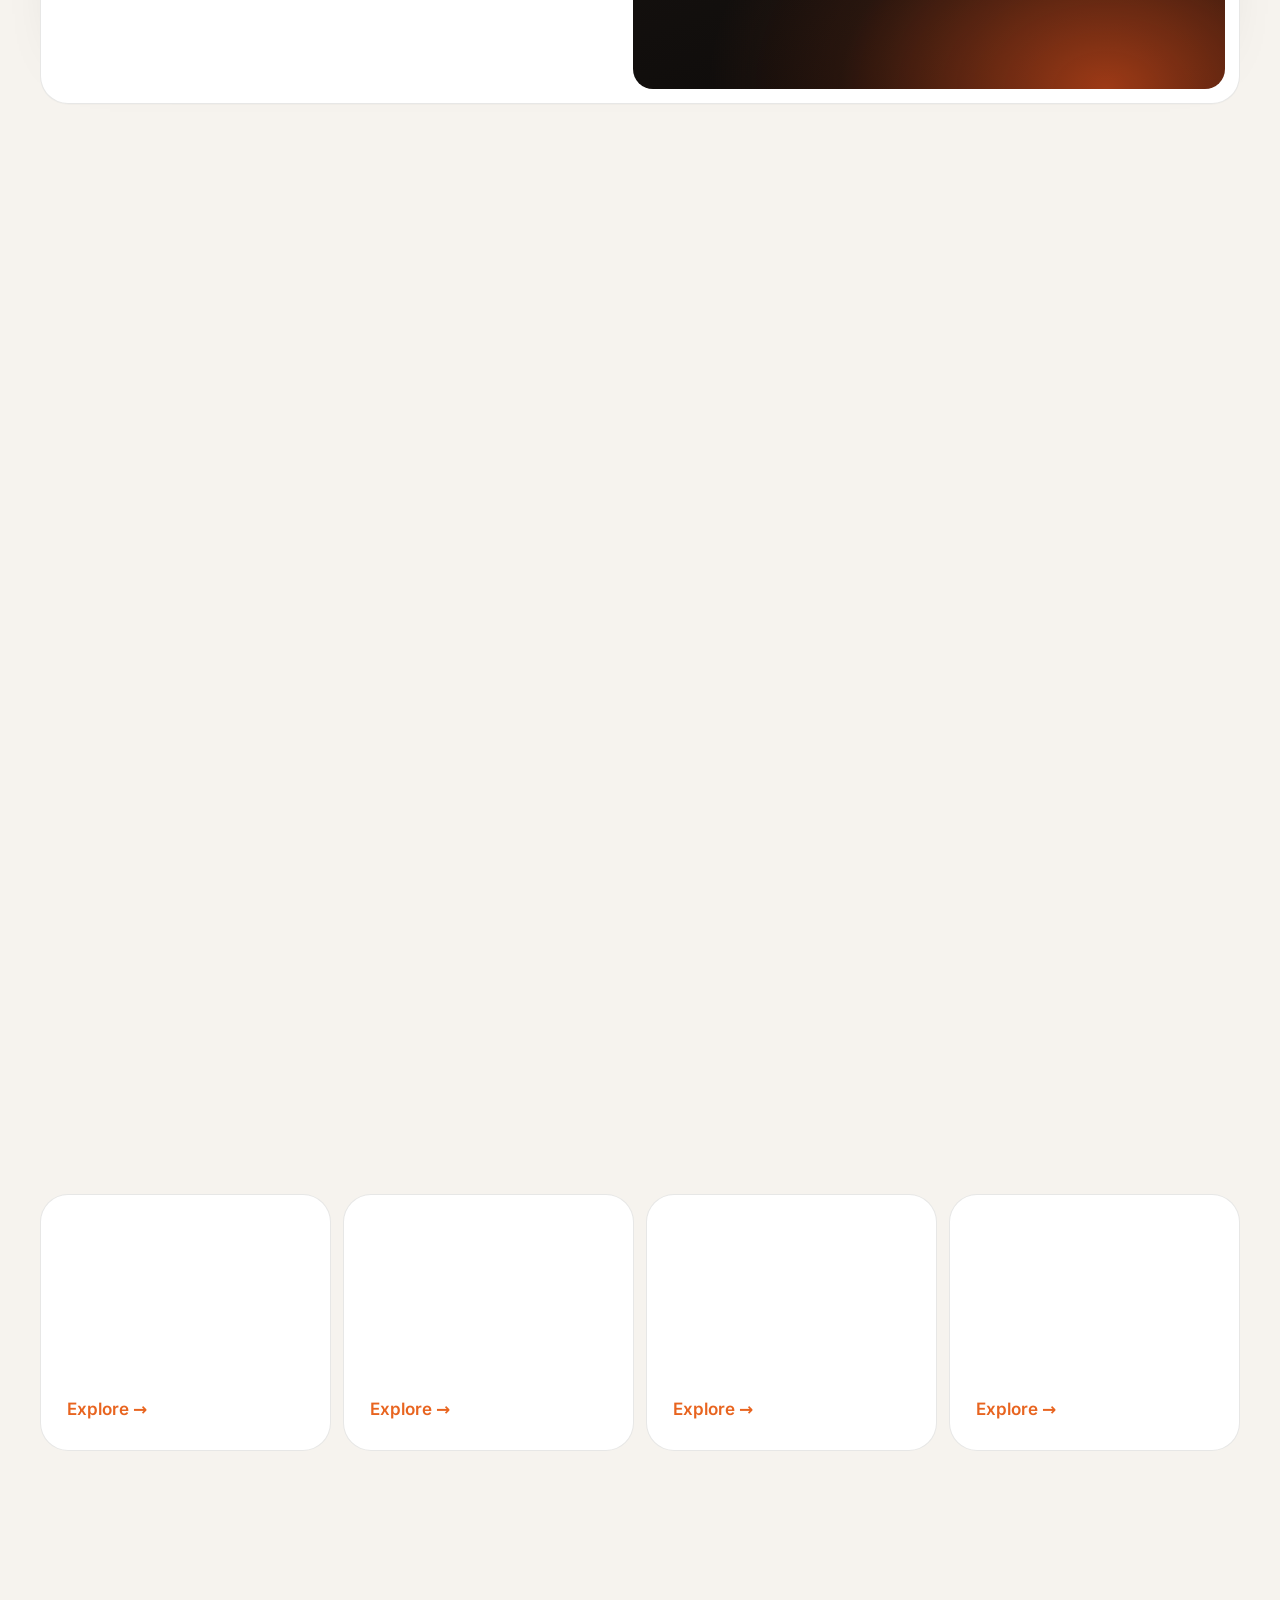
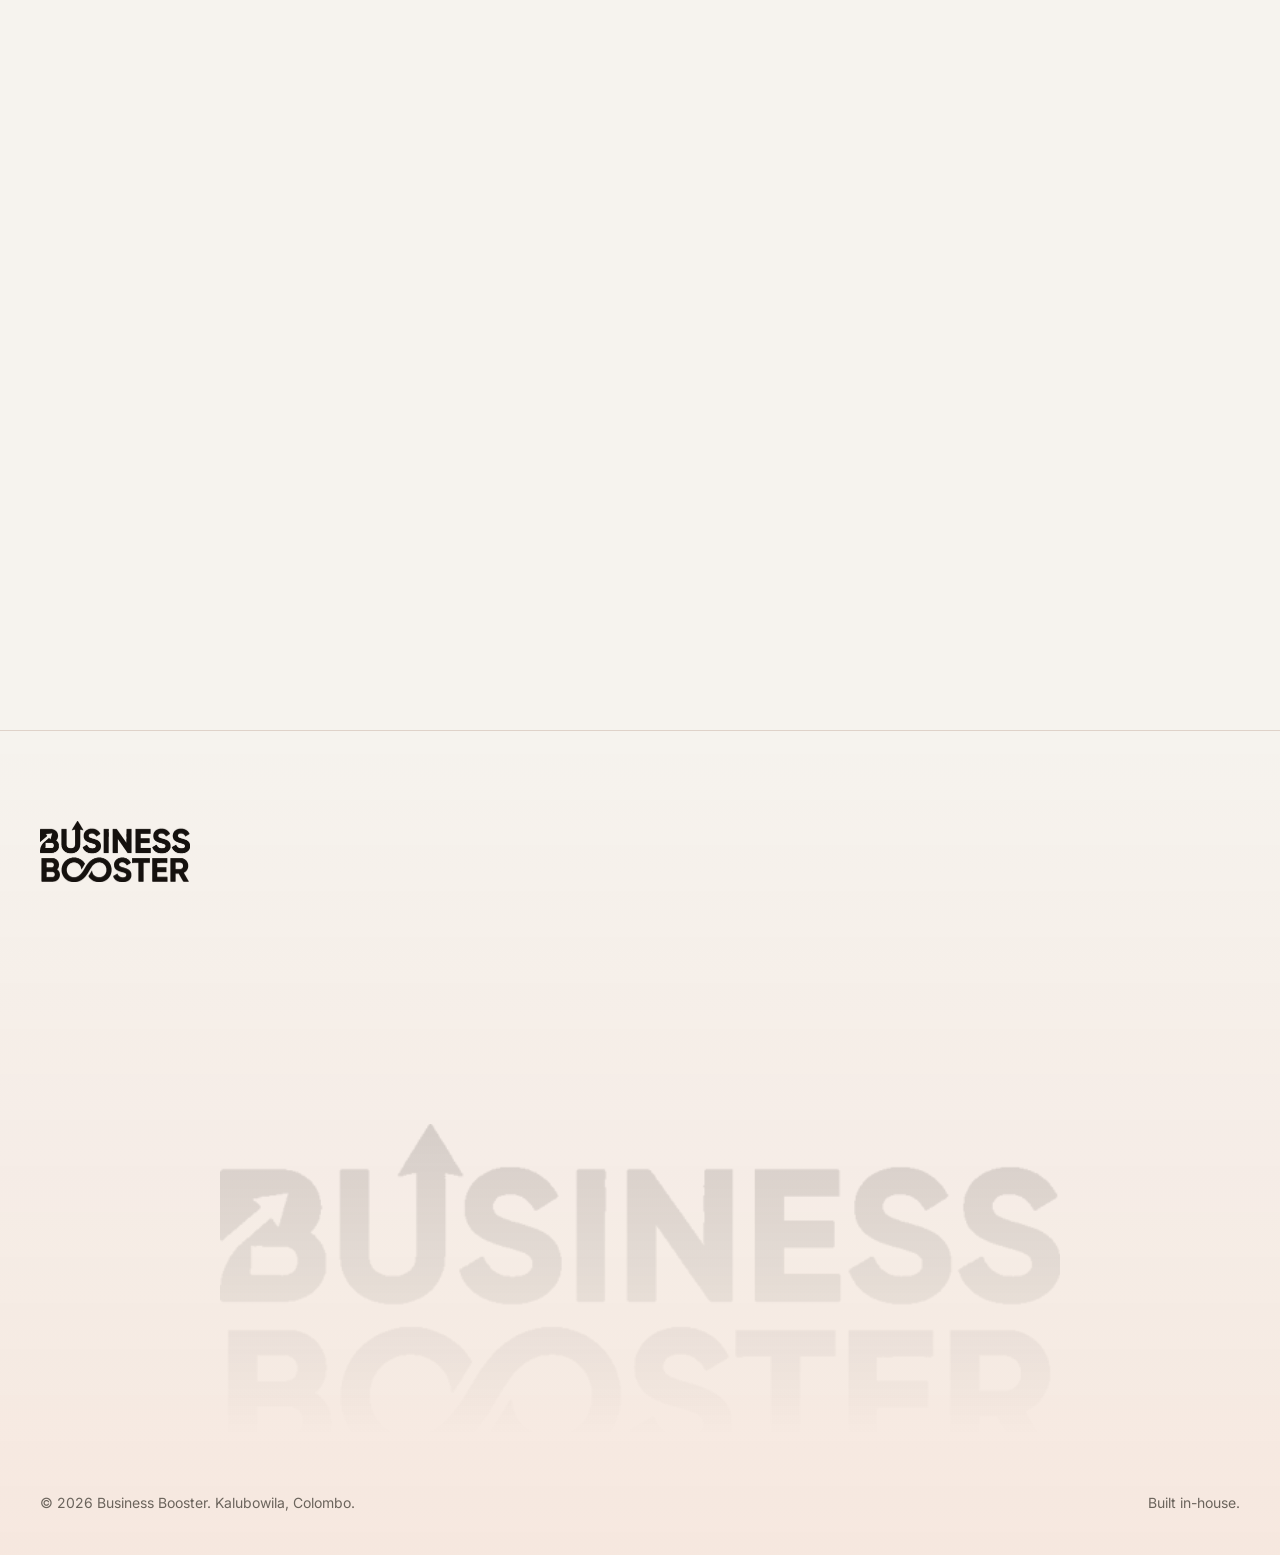
<file: services/index.html>
<!doctype html><html lang="en-GB"><head><meta charset="utf-8"><title>Services | Business Booster</title><meta http-equiv="refresh" content="0; url=../#services"><link rel="canonical" href="../#services"></head><body><p><a href="../#services">See our services</a></p></body></html>
</file>
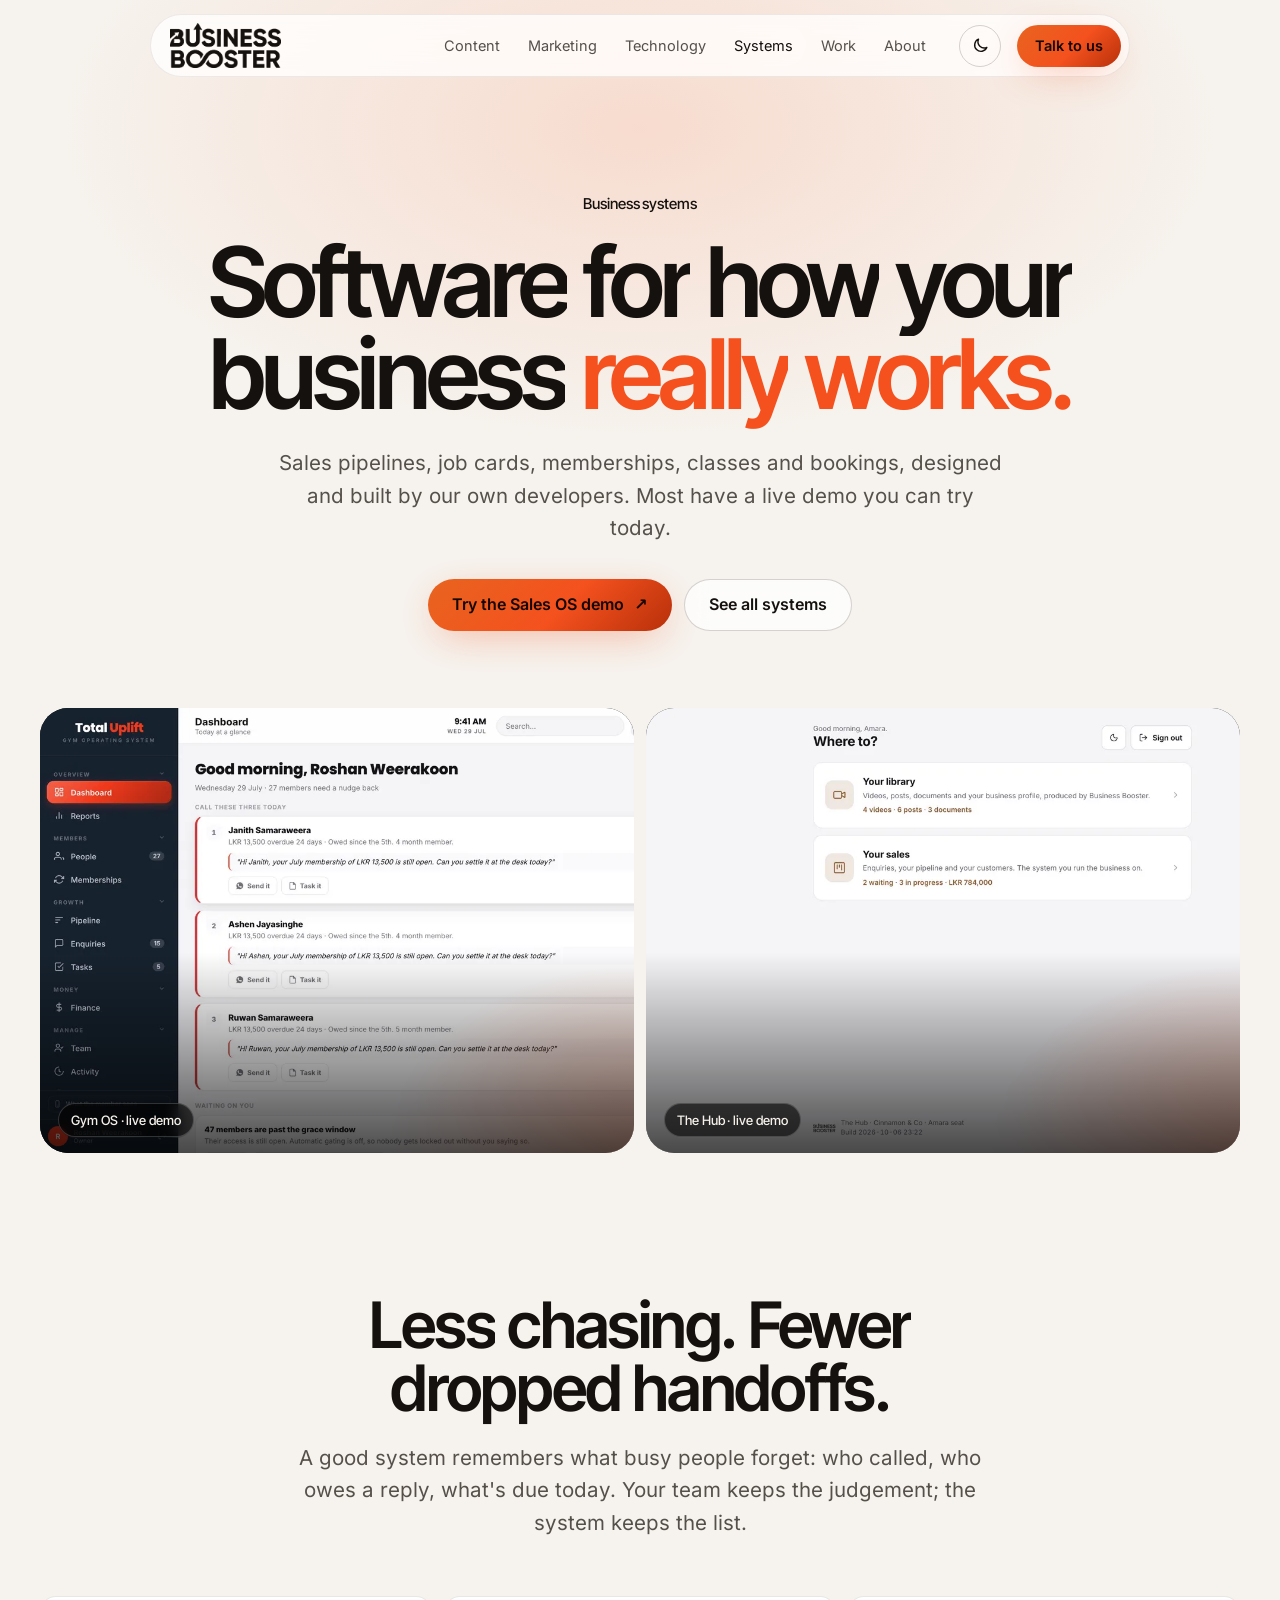
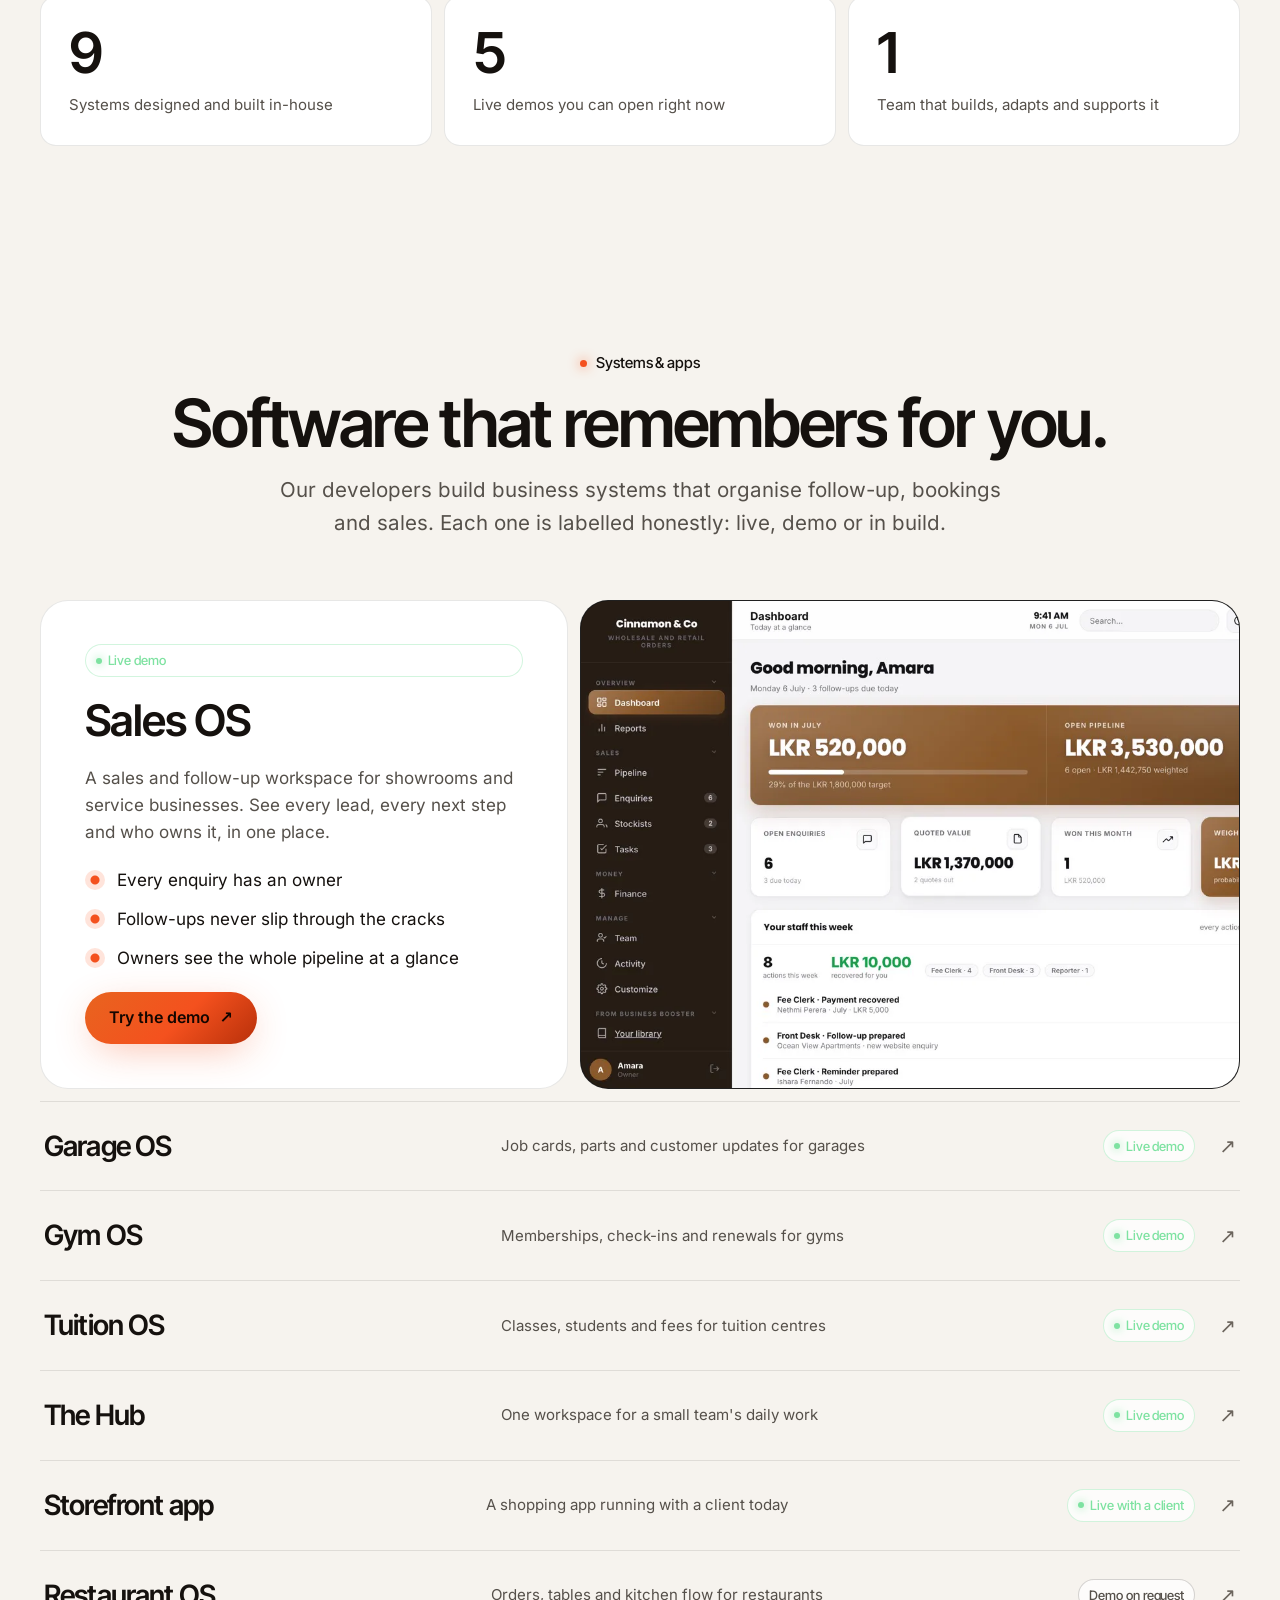
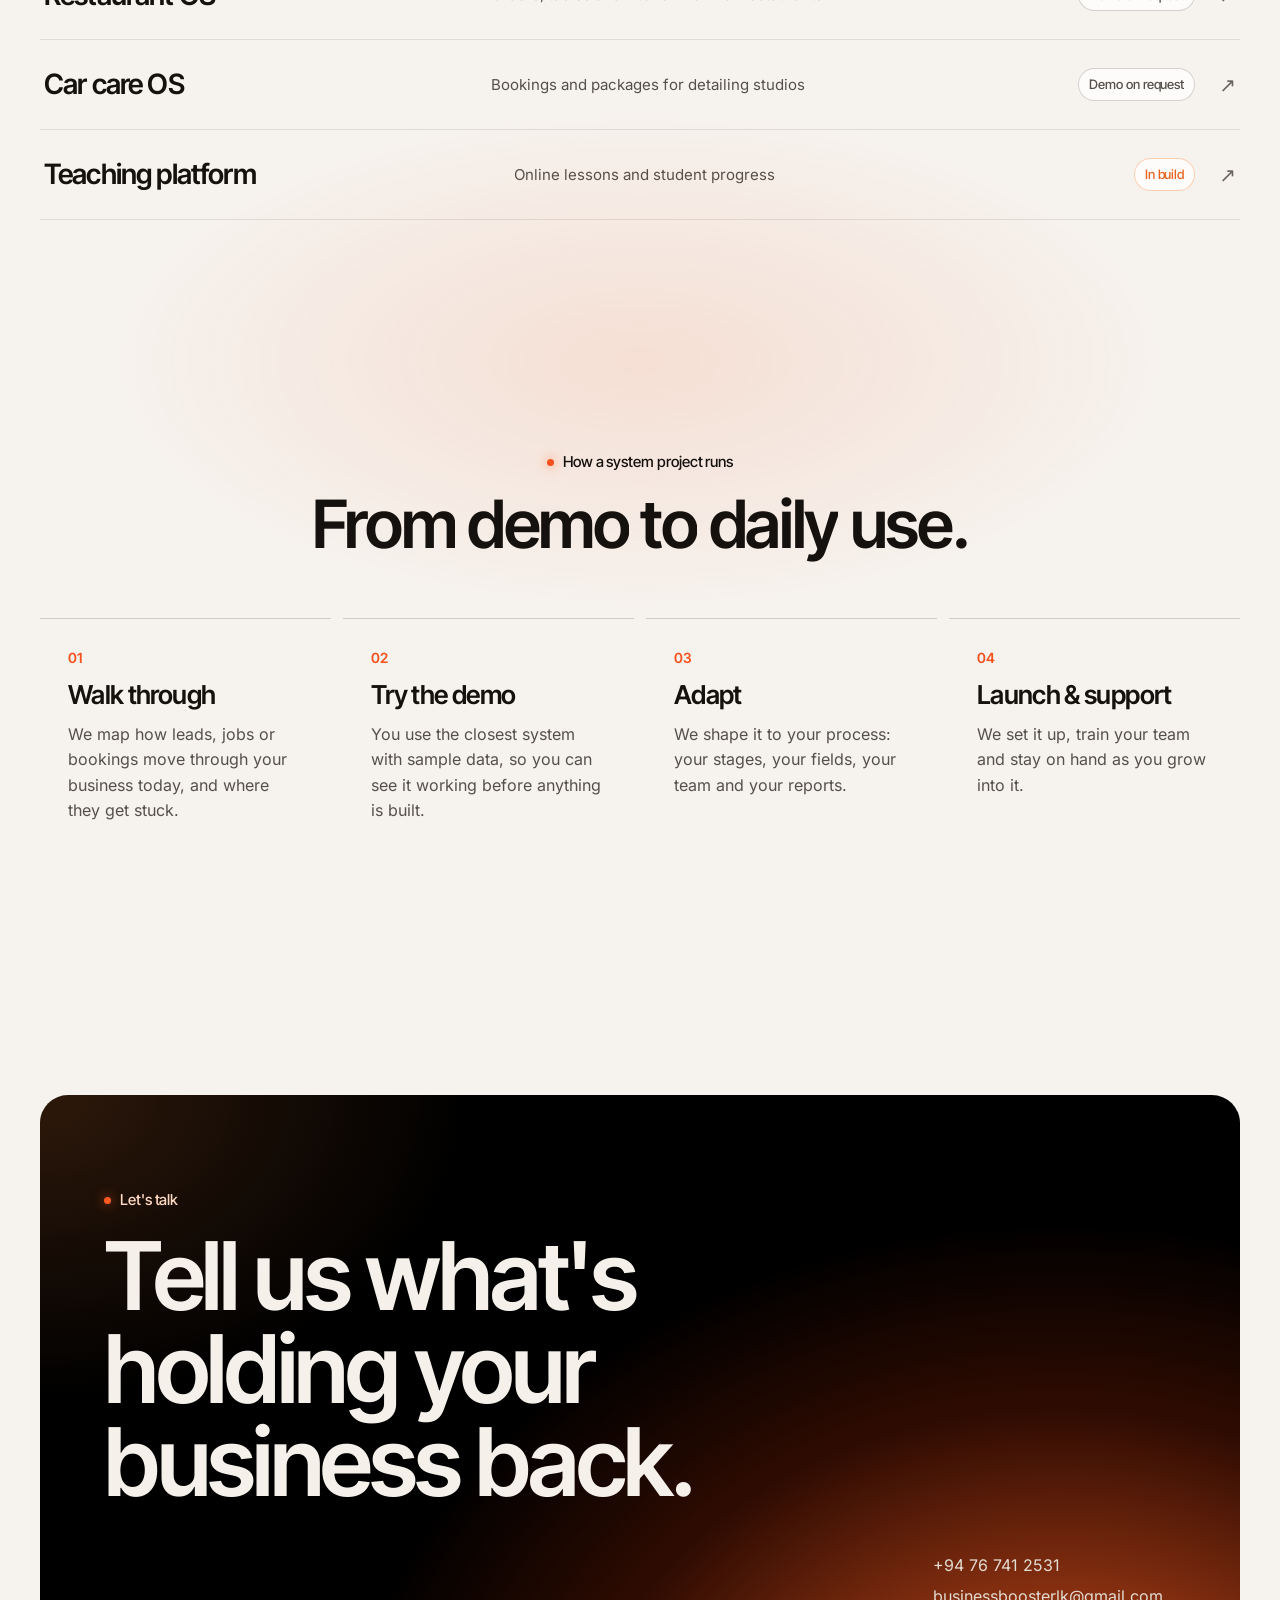
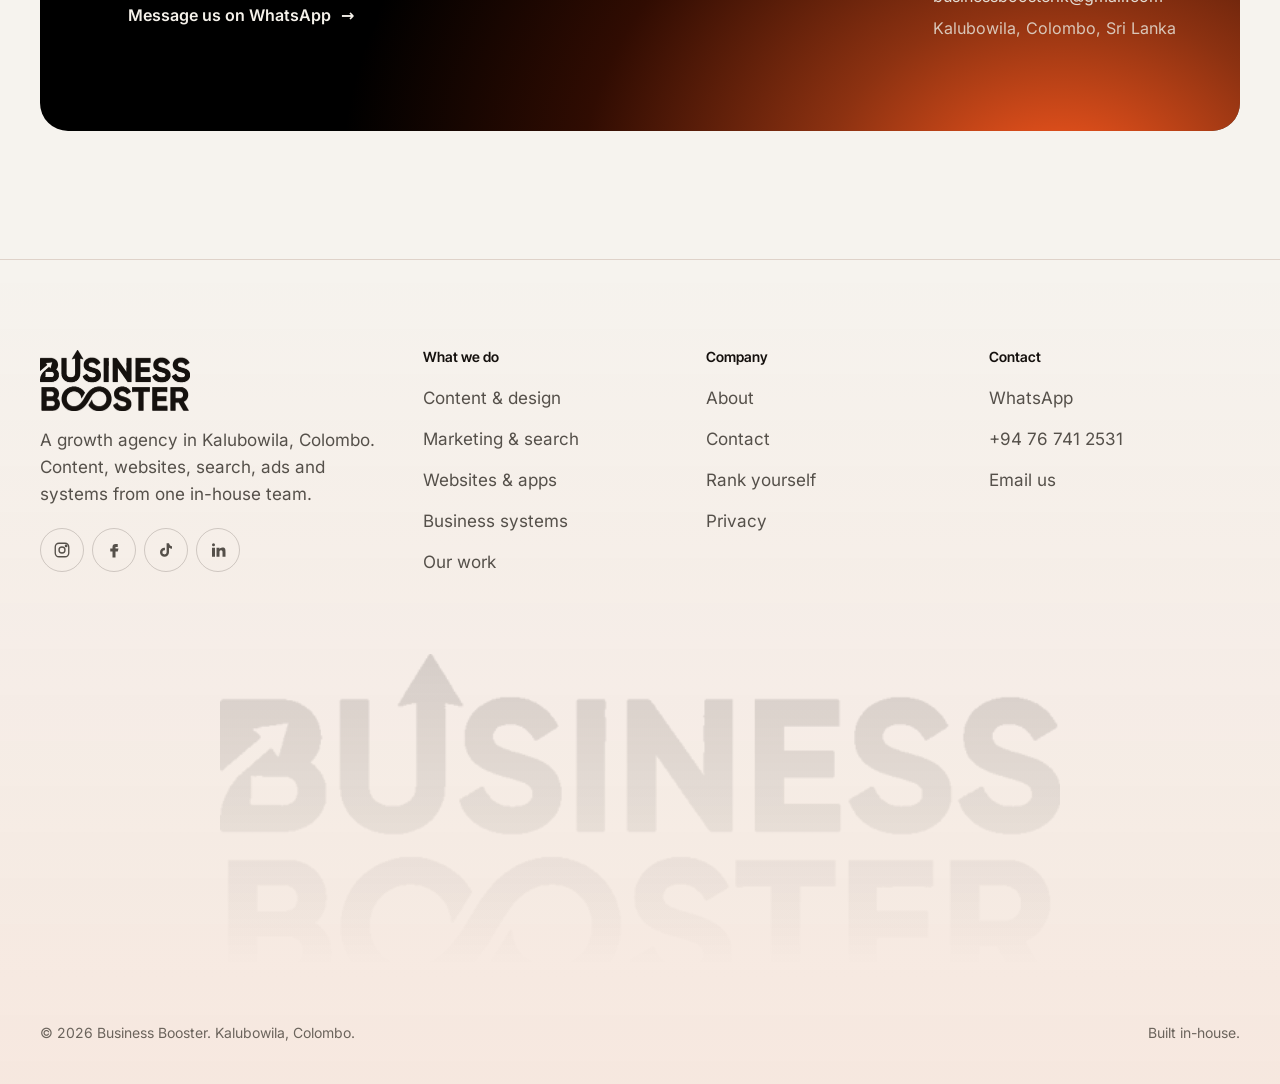
<file: systems/index.html>
<!doctype html>
<html lang="en-GB">
<head>
<meta charset="utf-8">
<meta name="viewport" content="width=device-width,initial-scale=1,viewport-fit=cover">
<title>Business systems | Business Booster</title>
<meta name="description" content="Sales, garage, gym, tuition and restaurant systems designed and built by Business Booster in Colombo. Try the live demos.">
<meta property="og:type" content="website">
<meta property="og:site_name" content="Business Booster">
<meta property="og:title" content="Business systems | Business Booster">
<meta property="og:description" content="Sales, garage, gym, tuition and restaurant systems designed and built by Business Booster in Colombo. Try the live demos.">
<meta property="og:image" content="../assets/img/og.jpg">
<meta name="twitter:card" content="summary_large_image">
<meta name="theme-color" content="#060606">
<link rel="icon" href="../assets/img/favicon.png" type="image/png">
<link rel="preload" href="../assets/fonts/inter-tight-latin.woff2" as="font" type="font/woff2" crossorigin>
<link rel="preload" href="../assets/fonts/inter-latin.woff2" as="font" type="font/woff2" crossorigin>
<link rel="stylesheet" href="../assets/css/style.min.css">
<script>(function(){var d=document.documentElement,t;d.classList.add('js');try{t=localStorage.getItem('bb-theme')}catch(e){}if(!t)t=matchMedia('(prefers-color-scheme: light)').matches?'light':'dark';d.setAttribute('data-theme',t);var m=document.querySelector('meta[name=theme-color]');if(m)m.setAttribute('content',t==='light'?'#ffffff':'#060606')})()</script>
</head>
<body>
<a class="skip" href="#main">Skip to content</a>
<header class="nav" aria-label="Main">
  <a class="brand" href="../" aria-label="Business Booster home"><span class="logo" aria-hidden="true"></span></a>
  <nav class="nav-links" aria-label="Primary">
    <a href="../content/">Content</a>
    <a href="../marketing/">Marketing</a>
    <a href="../technology/">Technology</a>
    <a href="../systems/" aria-current="page">Systems</a>
    <a href="../work/">Work</a>
    <a href="../about/">About</a>
  </nav>
  <button class="theme-btn" type="button" aria-label="Switch to light theme"><svg class="i-sun" viewBox="0 0 24 24" fill="none" stroke="currentColor" stroke-width="1.8" stroke-linecap="round" aria-hidden="true"><circle cx="12" cy="12" r="4.2"/><path d="M12 2.5v2.2M12 19.3v2.2M4.6 4.6l1.6 1.6M17.8 17.8l1.6 1.6M2.5 12h2.2M19.3 12h2.2M4.6 19.4l1.6-1.6M17.8 6.2l1.6-1.6"/></svg><svg class="i-moon" viewBox="0 0 24 24" fill="none" stroke="currentColor" stroke-width="1.8" stroke-linejoin="round" aria-hidden="true"><path d="M20 14.5A8 8 0 0 1 9.5 4a8 8 0 1 0 10.5 10.5Z"/></svg></button>
  <a class="btn btn-primary" href="../contact/">Talk to us</a>
  <button class="menu-btn" aria-label="Open menu" aria-expanded="false" aria-controls="mobile-menu"><span></span></button>
</header>
<div class="mobile-menu" id="mobile-menu">
  <a href="../">Home</a>
  <a href="../content/">Content</a>
  <a href="../marketing/">Marketing</a>
  <a href="../technology/">Technology</a>
  <a href="../systems/">Systems</a>
  <a href="../work/">Work</a>
  <a href="../about/">About</a>
  <a href="../contact/">Contact</a>
  <a class="btn btn-primary" href="https://wa.me/94767412531?text=Hi%20Business%20Booster%2C%20I%27d%20like%20to%20talk%20about%20growing%20my%20business.">Message us on WhatsApp</a>
</div>
<main id="main">
<section class="sub-hero">
  <div class="wrap">
    <span class="label orange">Business systems</span>
    <h1>Software for how your business <span class="o">really works.</span></h1>
    <p class="lead">Sales pipelines, job cards, memberships, classes and bookings, designed and built by our own developers. Most have a live demo you can try today.</p>
    <div class="actions"><a class="btn btn-primary" href="https://businessboosterlk.github.io/systems/sales-os/">Try the Sales OS demo <span class="arrow">↗</span></a><a class="btn btn-ghost" href="#systems">See all systems</a></div>
    <div class="sub-media">
      <div class="media-tile"><img src="../assets/img/work/gym-os.webp" alt="Gym OS dashboard" loading="lazy" style="width:100%;height:100%;object-fit:cover;object-position:left top"><span class="chip">Gym OS · live demo</span></div>
      <div class="media-tile"><img src="../assets/img/work/the-hub.webp" alt="The Hub workspace" loading="lazy" style="width:100%;height:100%;object-fit:cover;object-position:left top"><span class="chip">The Hub · live demo</span></div>
    </div>
  </div>
</section>
<section class="sub-statement">
  <div class="wrap">
    <h2>Less chasing. Fewer dropped handoffs.</h2>
    <p class="lead">A good system remembers what busy people forget: who called, who owes a reply, what's due today. Your team keeps the judgement; the system keeps the list.</p>
    <div class="facts">
      <div class="fact" data-reveal><b>9</b><p>Systems designed and built in-house</p></div>
      <div class="fact" data-reveal><b>5</b><p>Live demos you can open right now</p></div>
      <div class="fact" data-reveal><b>1</b><p>Team that builds, adapts and supports it</p></div>
    </div>
  </div>
</section>
<section class="section" id="systems" aria-labelledby="sys-h">
  <div class="wrap">
    <div class="section-head">
      <div>
        <span class="label orange">Systems &amp; apps</span>
        <h2 id="sys-h">Software that<br>remembers for you.</h2>
      </div>
      <p class="lead">Our developers build business systems that organise follow-up, bookings and sales. Each one is labelled honestly: live, demo or in build.</p>
    </div>
    <div class="split" style="margin-bottom:12px">
      <div class="split-card" data-reveal>
        <span class="tag live">Live demo</span>
        <h3>Sales OS</h3>
        <p class="muted">A sales and follow-up workspace for showrooms and service businesses. See every lead, every next step and who owns it, in one place.</p>
        <ul class="checks"><li>Every enquiry has an owner</li><li>Follow-ups never slip through the cracks</li><li>Owners see the whole pipeline at a glance</li></ul>
        <a class="btn btn-primary" href="https://businessboosterlk.github.io/systems/sales-os/" style="align-self:flex-start">Try the demo <span class="arrow">↗</span></a>
      </div>
      <div class="split-card media" data-reveal><img src="../assets/img/work/sales-os.webp" alt="Sales OS dashboard showing leads and revenue" loading="lazy" width="1200" height="750"></div>
    </div>
    <div class="sys-list">
      <a class="sys-row" href="https://businessboosterlk.github.io/systems/garage-os/"><strong>Garage OS</strong><span class="muted">Job cards, parts and customer updates for garages</span><span class="tag live">Live demo</span><span class="go">↗</span></a>
      <a class="sys-row" href="https://businessboosterlk.github.io/systems/gym-os/"><strong>Gym OS</strong><span class="muted">Memberships, check-ins and renewals for gyms</span><span class="tag live">Live demo</span><span class="go">↗</span></a>
      <a class="sys-row" href="https://businessboosterlk.github.io/systems/tuition-os/"><strong>Tuition OS</strong><span class="muted">Classes, students and fees for tuition centres</span><span class="tag live">Live demo</span><span class="go">↗</span></a>
      <a class="sys-row" href="https://businessboosterlk.github.io/systems/the-hub/"><strong>The Hub</strong><span class="muted">One workspace for a small team's daily work</span><span class="tag live">Live demo</span><span class="go">↗</span></a>
      <a class="sys-row" href="https://businessboosterlk.github.io/systems/storefront-app/"><strong>Storefront app</strong><span class="muted">A shopping app running with a client today</span><span class="tag live">Live with a client</span><span class="go">↗</span></a>
      <a class="sys-row" href="https://businessboosterlk.github.io/systems/restaurant-os/"><strong>Restaurant OS</strong><span class="muted">Orders, tables and kitchen flow for restaurants</span><span class="tag">Demo on request</span><span class="go">↗</span></a>
      <a class="sys-row" href="https://businessboosterlk.github.io/systems/car-care-os/"><strong>Car care OS</strong><span class="muted">Bookings and packages for detailing studios</span><span class="tag">Demo on request</span><span class="go">↗</span></a>
      <a class="sys-row" href="https://businessboosterlk.github.io/systems/teaching-platform/"><strong>Teaching platform</strong><span class="muted">Online lessons and student progress</span><span class="tag soon">In build</span><span class="go">↗</span></a>
    </div>
  </div>
</section>


<section class="section glow-top" aria-labelledby="sysflow-h">
  <div class="wrap">
    <div class="section-head center"><span class="label orange">How a system project runs</span><h2 id="sysflow-h">From demo to daily use.</h2></div>
    <div class="steps">
      <div class="step" data-reveal><h3>Walk through</h3><p>We map how leads, jobs or bookings move through your business today, and where they get stuck.</p></div>
      <div class="step" data-reveal><h3>Try the demo</h3><p>You use the closest system with sample data, so you can see it working before anything is built.</p></div>
      <div class="step" data-reveal><h3>Adapt</h3><p>We shape it to your process: your stages, your fields, your team and your reports.</p></div>
      <div class="step" data-reveal><h3>Launch &amp; support</h3><p>We set it up, train your team and stay on hand as you grow into it.</p></div>
    </div>
  </div>
</section>
<section aria-labelledby="cta-h" style="padding-top:clamp(80px,10vw,140px)">
  <div class="wrap">
    <div class="cta" data-reveal>
      <span class="label" style="color:#ffd9c2">Let's talk</span>
      <h2 id="cta-h" style="margin-top:18px">Tell us what's holding your business back.</h2>
      <div class="cta-row">
        <a class="btn btn-dark" href="https://wa.me/94767412531?text=Hi%20Business%20Booster%2C%20I%27d%20like%20to%20talk%20about%20growing%20my%20business.">Message us on WhatsApp <span class="arrow">→</span></a>
        <div class="cta-contacts"><span>+94 76 741 2531</span><span>businessboosterlk@gmail.com</span><span style="color:#d9c6b8">Kalubowila, Colombo, Sri Lanka</span></div>
      </div>
    </div>
  </div>
</section>
</main>
<footer class="footer">
  <div class="wrap">
    <div class="footer-grid">
      <div>
        <a class="brand" href="../" aria-label="Business Booster home"><span class="logo" aria-hidden="true"></span></a>
        <p class="muted" style="margin-top:16px;max-width:34ch">A growth agency in Kalubowila, Colombo. Content, websites, search, ads and systems from one in-house team.</p>
        <div class="socials">
          <!-- Placeholder links: add the real profile URLs -->
          <a href="#" aria-label="Instagram"><svg viewBox="0 0 24 24" fill="none" stroke="currentColor" stroke-width="1.8" aria-hidden="true"><rect x="3" y="3" width="18" height="18" rx="5"/><circle cx="12" cy="12" r="4"/><circle cx="17.5" cy="6.5" r="1" fill="currentColor"/></svg></a>
          <a href="#" aria-label="Facebook"><svg viewBox="0 0 24 24" fill="currentColor" aria-hidden="true"><path d="M14 8h3V4h-3a4 4 0 0 0-4 4v2H7v4h3v8h4v-8h3l1-4h-4V8Z"/></svg></a>
          <a href="#" aria-label="TikTok"><svg viewBox="0 0 24 24" fill="currentColor" aria-hidden="true"><path d="M16 3c.4 2.2 1.8 3.6 4 4v3.2a7.6 7.6 0 0 1-4-1.2V15a6 6 0 1 1-6-6h.6v3.3A2.8 2.8 0 1 0 12.8 15V3H16Z"/></svg></a>
          <a href="#" aria-label="LinkedIn"><svg viewBox="0 0 24 24" fill="currentColor" aria-hidden="true"><path d="M4 9h4v12H4zM6 3a2 2 0 1 1 0 4 2 2 0 0 1 0-4Zm4 6h4v1.7c.6-1 1.9-2 3.9-2 4.1 0 4.1 2.8 4.1 6.2V21h-4v-5.5c0-1.4 0-3.1-2-3.1s-2 1.5-2 3V21h-4V9Z"/></svg></a>
        </div>
      </div>
      <div><h2 class="fh">What we do</h2><ul><li><a href="../content/">Content &amp; design</a></li><li><a href="../marketing/">Marketing &amp; search</a></li><li><a href="../technology/">Websites &amp; apps</a></li><li><a href="../systems/">Business systems</a></li><li><a href="../work/">Our work</a></li></ul></div>
      <div><h2 class="fh">Company</h2><ul><li><a href="../about/">About</a></li><li><a href="../contact/">Contact</a></li><li><a href="https://businessboosterlk.github.io/rank/">Rank yourself</a></li><li><a href="https://businessboosterlk.github.io/privacy/">Privacy</a></li></ul></div>
      <div><h2 class="fh">Contact</h2><ul><li><a href="https://wa.me/94767412531">WhatsApp</a></li><li><a href="tel:+94767412531">+94 76 741 2531</a></li><li><a href="mailto:businessboosterlk@gmail.com">Email us</a></li></ul></div>
    </div>
    <div class="logo-big" aria-hidden="true"></div>
    <div class="footer-base"><span>© <span data-year>2026</span> Business Booster. Kalubowila, Colombo.</span><span>Built in-house.</span></div>
  </div>
</footer>
<script src="../assets/js/main.min.js" defer></script>
</body>
</html>
</file>
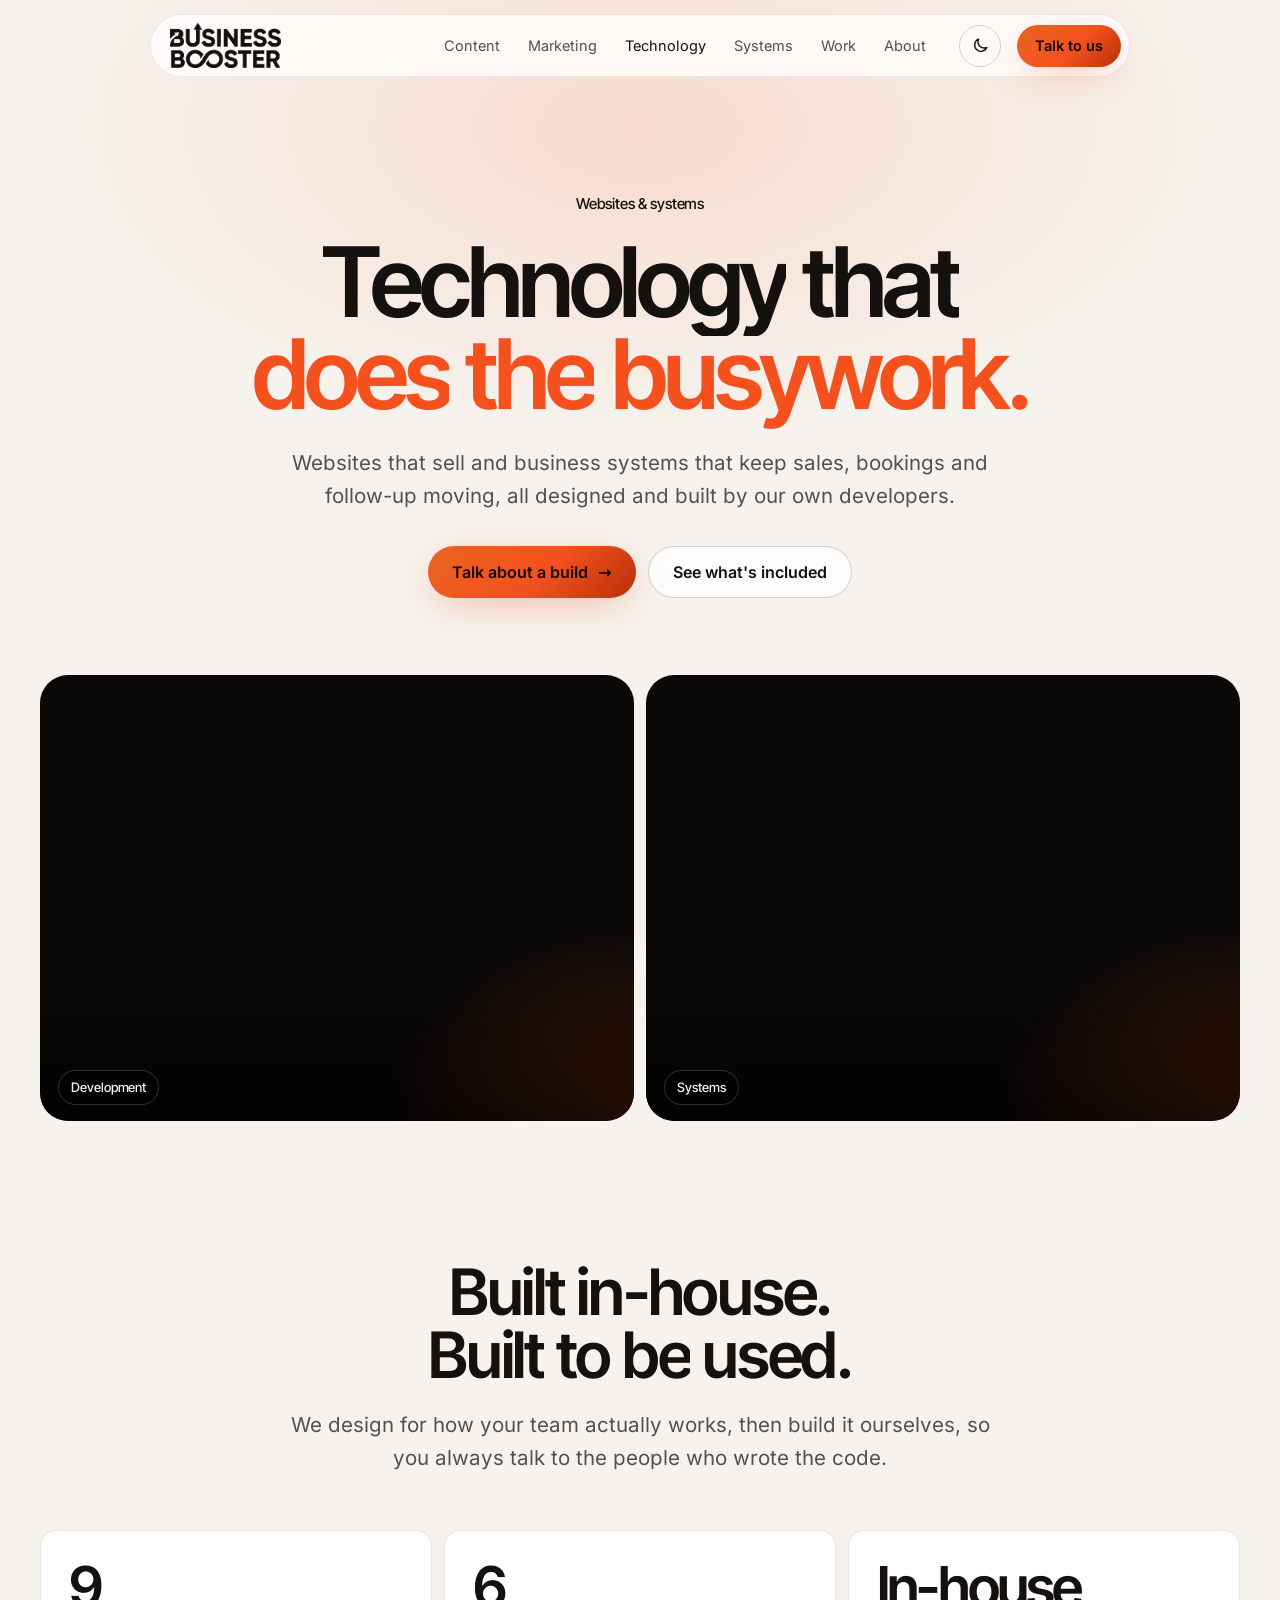
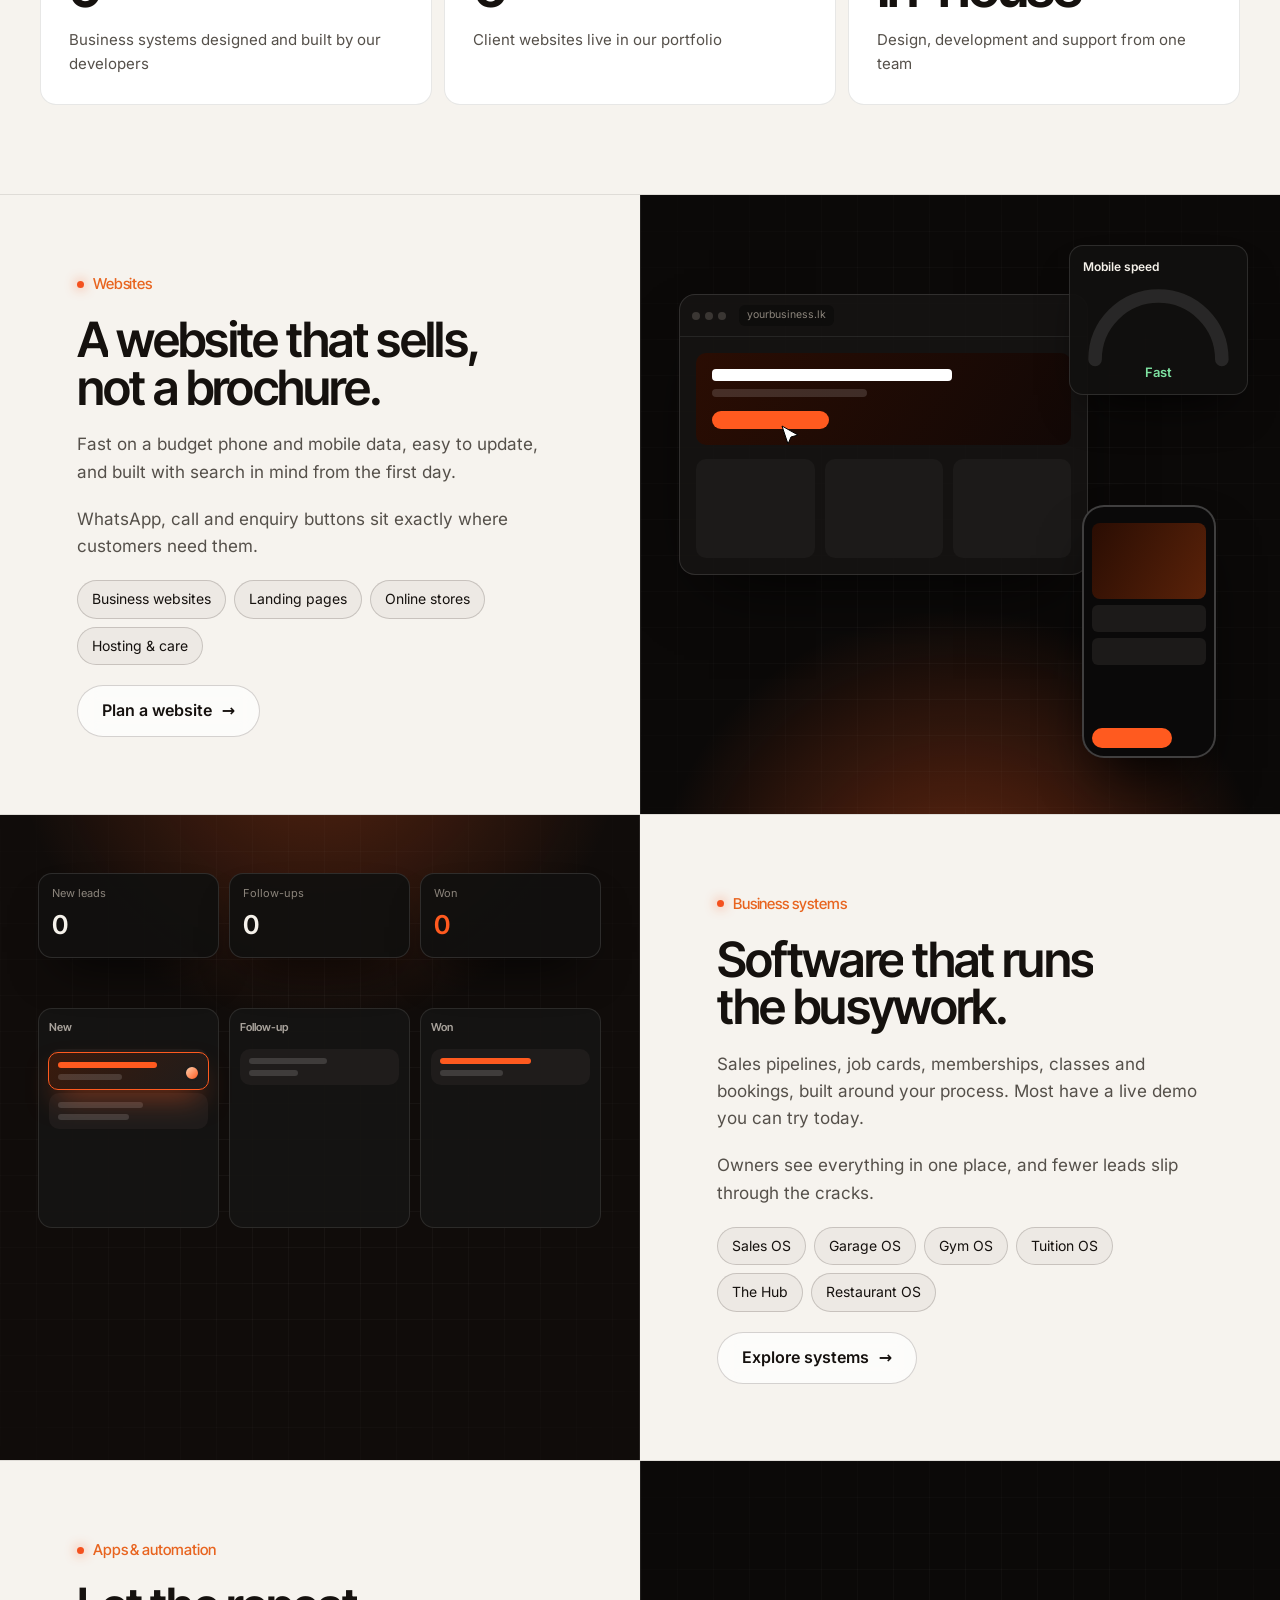
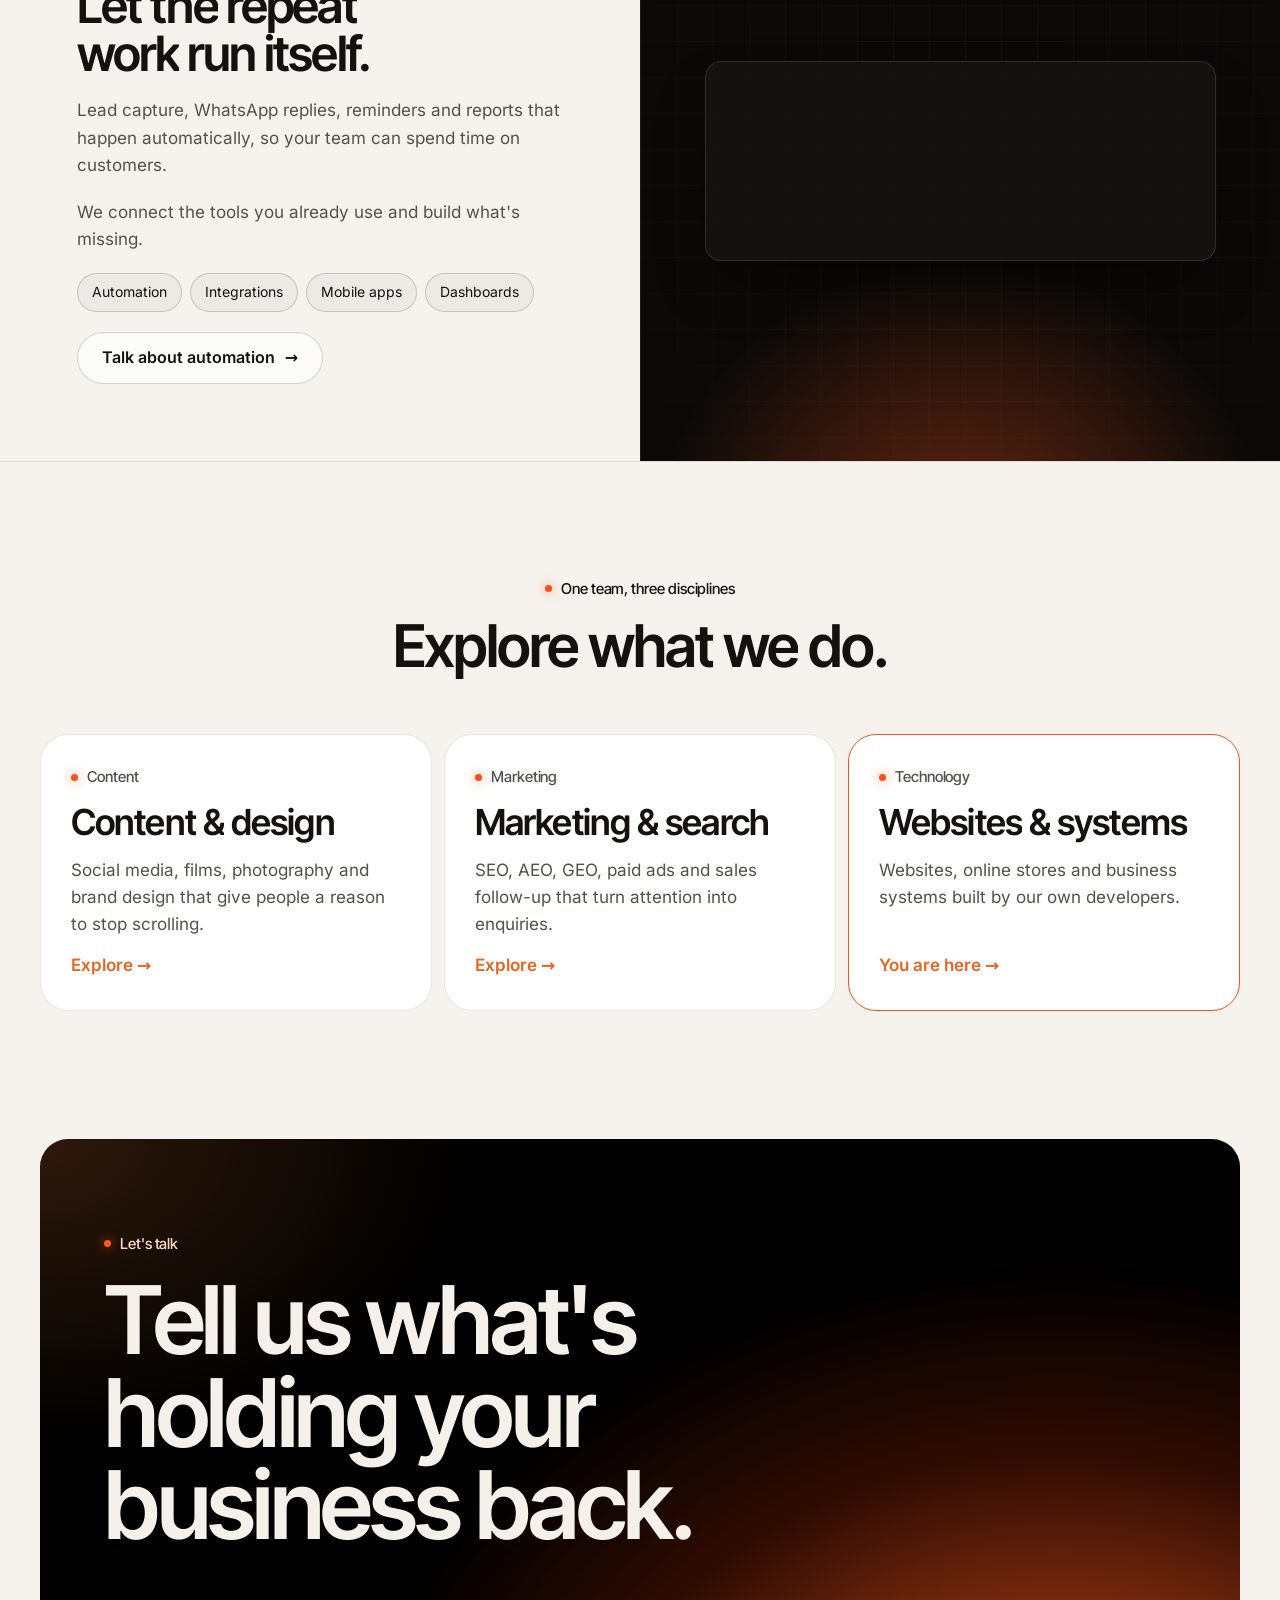
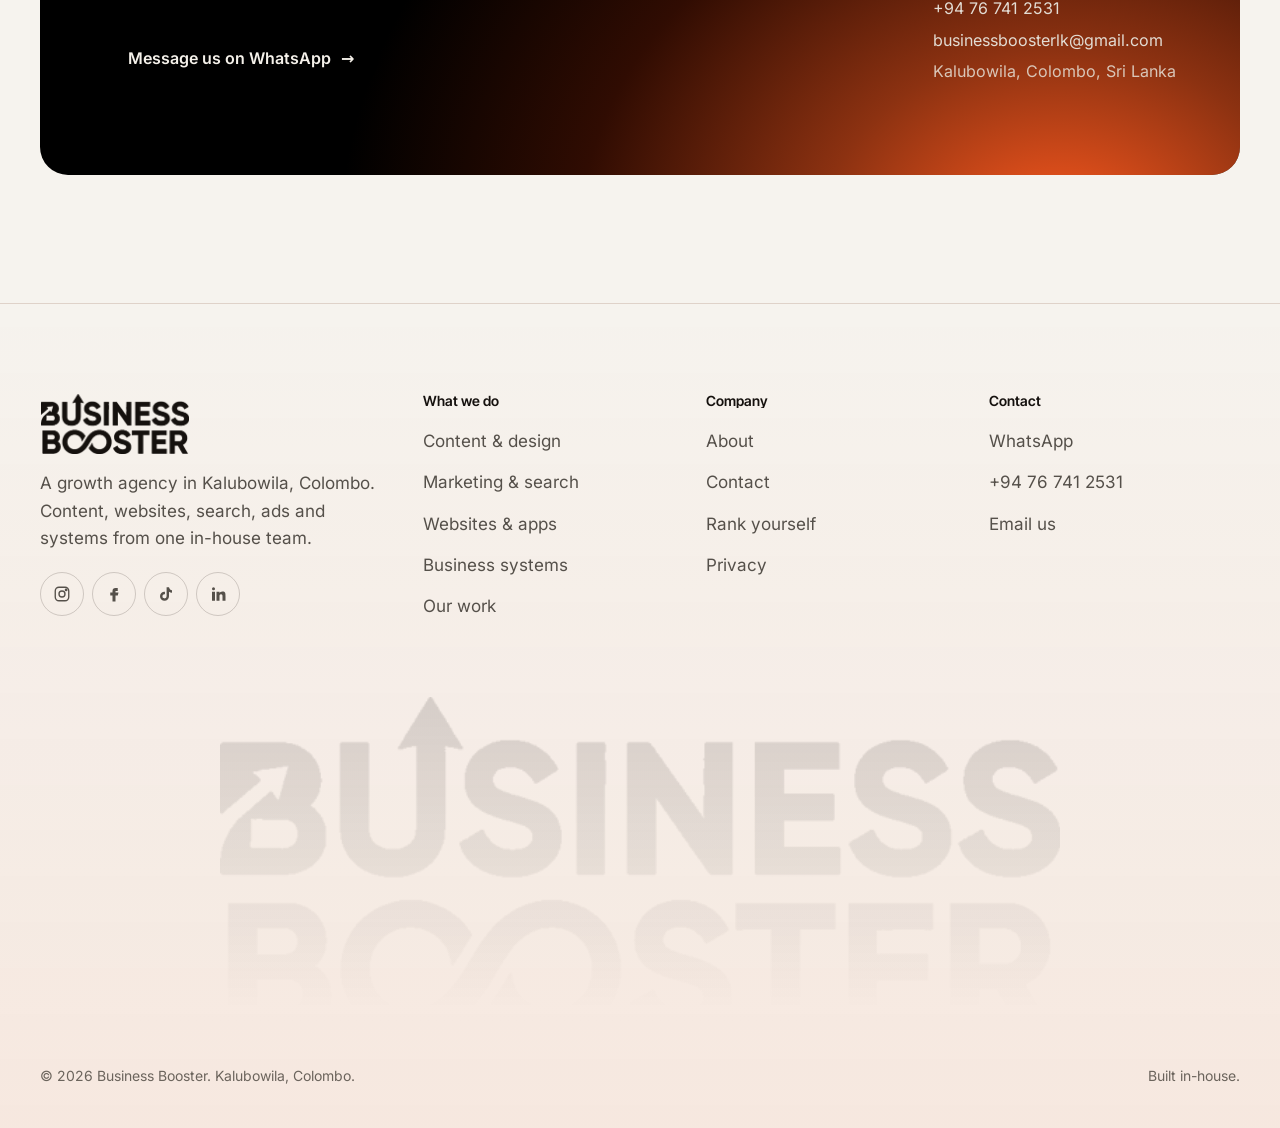
<file: technology/index.html>
<!doctype html>
<html lang="en-GB">
<head>
<meta charset="utf-8">
<meta name="viewport" content="width=device-width,initial-scale=1,viewport-fit=cover">
<title>Websites & systems | Business Booster</title>
<meta name="description" content="Websites, online stores, business systems and automation designed and built by Business Booster's developers in Colombo.">
<meta property="og:type" content="website">
<meta property="og:site_name" content="Business Booster">
<meta property="og:title" content="Websites & systems | Business Booster">
<meta property="og:description" content="Websites, online stores, business systems and automation designed and built by Business Booster's developers in Colombo.">
<meta property="og:image" content="../assets/img/og.jpg">
<meta name="twitter:card" content="summary_large_image">
<meta name="theme-color" content="#060606">
<link rel="icon" href="../assets/img/favicon.png" type="image/png">
<link rel="preload" href="../assets/fonts/inter-tight-latin.woff2" as="font" type="font/woff2" crossorigin>
<link rel="preload" href="../assets/fonts/inter-latin.woff2" as="font" type="font/woff2" crossorigin>
<link rel="stylesheet" href="../assets/css/style.min.css">
<script>(function(){var d=document.documentElement,t;d.classList.add('js');try{t=localStorage.getItem('bb-theme')}catch(e){}if(!t)t=matchMedia('(prefers-color-scheme: light)').matches?'light':'dark';d.setAttribute('data-theme',t);var m=document.querySelector('meta[name=theme-color]');if(m)m.setAttribute('content',t==='light'?'#ffffff':'#060606')})()</script>
</head>
<body>
<a class="skip" href="#main">Skip to content</a>
<header class="nav" aria-label="Main">
  <a class="brand" href="../" aria-label="Business Booster home"><span class="logo" aria-hidden="true"></span></a>
  <nav class="nav-links" aria-label="Primary">
    <a href="../content/">Content</a>
    <a href="../marketing/">Marketing</a>
    <a href="../technology/" aria-current="page">Technology</a>
    <a href="../systems/">Systems</a>
    <a href="../work/">Work</a>
    <a href="../about/">About</a>
  </nav>
  <button class="theme-btn" type="button" aria-label="Switch to light theme"><svg class="i-sun" viewBox="0 0 24 24" fill="none" stroke="currentColor" stroke-width="1.8" stroke-linecap="round" aria-hidden="true"><circle cx="12" cy="12" r="4.2"/><path d="M12 2.5v2.2M12 19.3v2.2M4.6 4.6l1.6 1.6M17.8 17.8l1.6 1.6M2.5 12h2.2M19.3 12h2.2M4.6 19.4l1.6-1.6M17.8 6.2l1.6-1.6"/></svg><svg class="i-moon" viewBox="0 0 24 24" fill="none" stroke="currentColor" stroke-width="1.8" stroke-linejoin="round" aria-hidden="true"><path d="M20 14.5A8 8 0 0 1 9.5 4a8 8 0 1 0 10.5 10.5Z"/></svg></button>
  <a class="btn btn-primary" href="../contact/">Talk to us</a>
  <button class="menu-btn" aria-label="Open menu" aria-expanded="false" aria-controls="mobile-menu"><span></span></button>
</header>
<div class="mobile-menu" id="mobile-menu">
  <a href="../">Home</a>
  <a href="../content/">Content</a>
  <a href="../marketing/">Marketing</a>
  <a href="../technology/">Technology</a>
  <a href="../systems/">Systems</a>
  <a href="../work/">Work</a>
  <a href="../about/">About</a>
  <a href="../contact/">Contact</a>
  <a class="btn btn-primary" href="https://wa.me/94767412531?text=Hi%20Business%20Booster%2C%20I%27d%20like%20to%20talk%20about%20growing%20my%20business.">Message us on WhatsApp</a>
</div>
<main id="main">
<section class="sub-hero">
  <div class="wrap">
    <span class="label orange">Websites &amp; systems</span>
    <h1>Technology that <span class="o">does the busywork.</span></h1>
    <p class="lead">Websites that sell and business systems that keep sales, bookings and follow-up moving, all designed and built by our own developers.</p>
    <div class="actions"><a class="btn btn-primary" href="https://wa.me/94767412531?text=Hi%20Business%20Booster%2C%20I%27d%20like%20to%20talk%20about%20a%20website%20or%20system.">Talk about a build <span class="arrow">→</span></a><a class="btn btn-ghost" href="#services-list">See what's included</a></div>
    <div class="sub-media"><div class="media-tile"><video autoplay muted loop playsinline preload="metadata" src="../assets/video/41637.mp4" aria-hidden="true"></video><span class="chip">Development</span></div><div class="media-tile"><video autoplay muted loop playsinline preload="metadata" src="../assets/video/41659.mp4" aria-hidden="true"></video><span class="chip">Systems</span></div></div>
  </div>
</section><section class="sub-statement">
  <div class="wrap">
    <h2>Built in-house. Built to be used.</h2>
    <p class="lead">We design for how your team actually works, then build it ourselves, so you always talk to the people who wrote the code.</p>
    <div class="facts"><div class="fact" data-reveal><b>9</b><p>Business systems designed and built by our developers</p></div><div class="fact" data-reveal><b>6</b><p>Client websites live in our portfolio</p></div><div class="fact" data-reveal><b>In-house</b><p>Design, development and support from one team</p></div></div>
  </div>
</section><section class="rows" id="services-list" aria-label="Services">
  <article class="row" id="websites">
    <div class="row-text"><span class="label">Websites</span><h2>A website that sells, not a brochure.</h2><p>Fast on a budget phone and mobile data, easy to update, and built with search in mind from the first day.</p><p>WhatsApp, call and enquiry buttons sit exactly where customers need them.</p><div class="pill-row"><span>Business websites</span><span>Landing pages</span><span>Online stores</span><span>Hosting &amp; care</span></div><a class="btn btn-ghost" href="https://wa.me/94767412531?text=Hi%20Business%20Booster%2C%20I%27d%20like%20to%20talk%20about%20a%20new%20website.">Plan a website <span class="arrow">→</span></a></div>
    <div class="row-ill"><div class="ill scene"><div class="grid-bg"></div>
<div class="i-browser panel" style="position:absolute;left:6%;top:16%;width:64%"><div class="top"><i></i><i></i><i></i><span class="url">yourbusiness.lk</span></div><div class="body">
<div class="i-hero"><div class="bar" style="width:70%;height:12px;background:#fff"></div><div class="bar" style="width:45%"></div><div class="btn-o"></div></div>
<div class="i-cards"><div></div><div></div><div></div></div></div>
<span class="i-ripple"></span><span class="i-cursor"><svg viewBox="0 0 24 24"><path d="M4 2l16 9-7 2-3 7z" fill="#fff" stroke="#000" stroke-width="1"/></svg></span></div>
<div class="mini-phone"><div class="mp-hero"></div><div class="mp-row"></div><div class="mp-row"></div><div class="mp-btn"></div></div>
<div class="sc" style="right:5%;top:8%;width:28%"><div class="sc-h">Mobile speed</div><svg class="gauge" viewBox="0 0 100 56"><path d="M8 50a42 42 0 0 1 84 0" class="g-bg"/><path d="M8 50a42 42 0 0 1 84 0" class="g-fg"/></svg><div class="g-lab">Fast</div></div>
<div class="sc sc-pop toast" style="left:10%;bottom:8%;--dl:3.6s"><span class="tick">✓</span> New enquiry received</div>
</div></div>
  </article>
  <article class="row" id="systems">
    <div class="row-text"><span class="label">Business systems</span><h2>Software that runs the busywork.</h2><p>Sales pipelines, job cards, memberships, classes and bookings, built around your process. Most have a live demo you can try today.</p><p>Owners see everything in one place, and fewer leads slip through the cracks.</p><div class="pill-row"><span>Sales OS</span><span>Garage OS</span><span>Gym OS</span><span>Tuition OS</span><span>The Hub</span><span>Restaurant OS</span></div><a class="btn btn-ghost" href="https://wa.me/94767412531?text=Hi%20Business%20Booster%2C%20I%27d%20like%20to%20talk%20about%20a%20business%20system.">Explore systems <span class="arrow">→</span></a></div>
    <div class="row-ill"><div class="ill scene"><div class="grid-bg"></div>
<div class="stats3"><div class="sc st"><small>New leads</small><b class="count" style="--to:24"></b></div><div class="sc st"><small>Follow-ups</small><b class="count" style="--to:11"></b></div><div class="sc st"><small>Won</small><b class="count" style="--to:7"></b></div></div>
<div class="i-board" style="position:absolute;left:6%;right:6%;top:30%;width:auto">
<div class="i-col"><div class="h5">New</div><div class="i-card"><div class="bar" style="width:70%"></div><div class="bar" style="width:40%"></div></div><div class="i-card"><div class="bar" style="width:60%"></div><div class="bar" style="width:50%"></div></div></div>
<div class="i-col"><div class="h5">Follow-up</div><div class="i-card"><div class="bar" style="width:55%"></div><div class="bar" style="width:35%"></div></div></div>
<div class="i-col"><div class="h5">Won</div><div class="i-card"><div class="bar o" style="width:65%"></div><div class="bar" style="width:45%"></div></div></div>
<div class="i-card i-move"><div class="bar o" style="width:70%"></div><div class="bar" style="width:45%"></div><span class="av"></span></div>
</div>
<div class="sc sc-pop toast" style="right:6%;bottom:7%;--dl:2.8s">⏰ Follow-up due · 3:00 pm</div>
</div></div>
  </article>
  <article class="row" id="automation">
    <div class="row-text"><span class="label">Apps &amp; automation</span><h2>Let the repeat work run itself.</h2><p>Lead capture, WhatsApp replies, reminders and reports that happen automatically, so your team can spend time on customers.</p><p>We connect the tools you already use and build what's missing.</p><div class="pill-row"><span>Automation</span><span>Integrations</span><span>Mobile apps</span><span>Dashboards</span></div><a class="btn btn-ghost" href="https://wa.me/94767412531?text=Hi%20Business%20Booster%2C%20I%27d%20like%20to%20talk%20about%20automation.">Talk about automation <span class="arrow">→</span></a></div>
    <div class="row-ill"><div class="ill"><div class="grid-bg"></div><div class="center"><div class="i-code panel">
<div class="ln"><span>1</span><span><span class="k">const</span> lead = <span class="f">capture</span>(form)</span></div>
<div class="ln"><span>2</span><span><span class="k">await</span> crm.<span class="f">add</span>(lead)</span></div>
<div class="ln"><span>3</span><span>owner = team.<span class="f">next</span>()</span></div>
<div class="ln"><span>4</span><span>whatsapp.<span class="f">send</span>(<span class="s">"Thanks! We'll call you"</span>)</span></div>
<div class="ln"><span>5</span><span>reminder.<span class="f">set</span>(<span class="s">"24h"</span>)</span></div>
<div class="ln"><span>6</span><span>dashboard.<span class="f">update</span>()</span></div>
<div class="ln"><span>7</span><span><span class="k">return</span> <span class="s">"booked"</span></span></div>
</div></div></div></div>
  </article>
</section><section class="section" style="padding-bottom:0">
  <div class="wrap">
    <div class="section-head"><div><span class="label orange">One team, three disciplines</span><h2 style="font-size:clamp(34px,4.6vw,64px)">Explore what we do.</h2></div></div>
    <div class="pillars"><a class="pillar spot" href="../content/"><span class="label">Content</span><h3>Content &amp; design</h3><p>Social media, films, photography and brand design that give people a reason to stop scrolling.</p><span class="more">Explore <span class="arrow">→</span></span></a><a class="pillar spot" href="../marketing/"><span class="label">Marketing</span><h3>Marketing &amp; search</h3><p>SEO, AEO, GEO, paid ads and sales follow-up that turn attention into enquiries.</p><span class="more">Explore <span class="arrow">→</span></span></a><a class="pillar spot" href="../technology/" aria-current="page"><span class="label">Technology</span><h3>Websites &amp; systems</h3><p>Websites, online stores and business systems built by our own developers.</p><span class="more">You are here <span class="arrow">→</span></span></a></div>
  </div>
</section>
<section aria-labelledby="cta-h" style="padding-top:clamp(80px,10vw,140px)">
  <div class="wrap">
    <div class="cta" data-reveal>
      <span class="label" style="color:#ffd9c2">Let's talk</span>
      <h2 id="cta-h" style="margin-top:18px">Tell us what's holding your business back.</h2>
      <div class="cta-row">
        <a class="btn btn-dark" href="https://wa.me/94767412531?text=Hi%20Business%20Booster%2C%20I%27d%20like%20to%20talk%20about%20growing%20my%20business.">Message us on WhatsApp <span class="arrow">→</span></a>
        <div class="cta-contacts"><span>+94 76 741 2531</span><span>businessboosterlk@gmail.com</span><span style="color:#d9c6b8">Kalubowila, Colombo, Sri Lanka</span></div>
      </div>
    </div>
  </div>
</section>
</main>
<footer class="footer">
  <div class="wrap">
    <div class="footer-grid">
      <div>
        <a class="brand" href="../" aria-label="Business Booster home"><span class="logo" aria-hidden="true"></span></a>
        <p class="muted" style="margin-top:16px;max-width:34ch">A growth agency in Kalubowila, Colombo. Content, websites, search, ads and systems from one in-house team.</p>
        <div class="socials">
          <!-- Placeholder links: add the real profile URLs -->
          <a href="#" aria-label="Instagram"><svg viewBox="0 0 24 24" fill="none" stroke="currentColor" stroke-width="1.8" aria-hidden="true"><rect x="3" y="3" width="18" height="18" rx="5"/><circle cx="12" cy="12" r="4"/><circle cx="17.5" cy="6.5" r="1" fill="currentColor"/></svg></a>
          <a href="#" aria-label="Facebook"><svg viewBox="0 0 24 24" fill="currentColor" aria-hidden="true"><path d="M14 8h3V4h-3a4 4 0 0 0-4 4v2H7v4h3v8h4v-8h3l1-4h-4V8Z"/></svg></a>
          <a href="#" aria-label="TikTok"><svg viewBox="0 0 24 24" fill="currentColor" aria-hidden="true"><path d="M16 3c.4 2.2 1.8 3.6 4 4v3.2a7.6 7.6 0 0 1-4-1.2V15a6 6 0 1 1-6-6h.6v3.3A2.8 2.8 0 1 0 12.8 15V3H16Z"/></svg></a>
          <a href="#" aria-label="LinkedIn"><svg viewBox="0 0 24 24" fill="currentColor" aria-hidden="true"><path d="M4 9h4v12H4zM6 3a2 2 0 1 1 0 4 2 2 0 0 1 0-4Zm4 6h4v1.7c.6-1 1.9-2 3.9-2 4.1 0 4.1 2.8 4.1 6.2V21h-4v-5.5c0-1.4 0-3.1-2-3.1s-2 1.5-2 3V21h-4V9Z"/></svg></a>
        </div>
      </div>
      <div><h2 class="fh">What we do</h2><ul><li><a href="../content/">Content &amp; design</a></li><li><a href="../marketing/">Marketing &amp; search</a></li><li><a href="../technology/">Websites &amp; apps</a></li><li><a href="../systems/">Business systems</a></li><li><a href="../work/">Our work</a></li></ul></div>
      <div><h2 class="fh">Company</h2><ul><li><a href="../about/">About</a></li><li><a href="../contact/">Contact</a></li><li><a href="https://businessboosterlk.github.io/rank/">Rank yourself</a></li><li><a href="https://businessboosterlk.github.io/privacy/">Privacy</a></li></ul></div>
      <div><h2 class="fh">Contact</h2><ul><li><a href="https://wa.me/94767412531">WhatsApp</a></li><li><a href="tel:+94767412531">+94 76 741 2531</a></li><li><a href="mailto:businessboosterlk@gmail.com">Email us</a></li></ul></div>
    </div>
    <div class="logo-big" aria-hidden="true"></div>
    <div class="footer-base"><span>© <span data-year>2026</span> Business Booster. Kalubowila, Colombo.</span><span>Built in-house.</span></div>
  </div>
</footer>
<script src="../assets/js/main.min.js" defer></script>
</body>
</html>
</file>
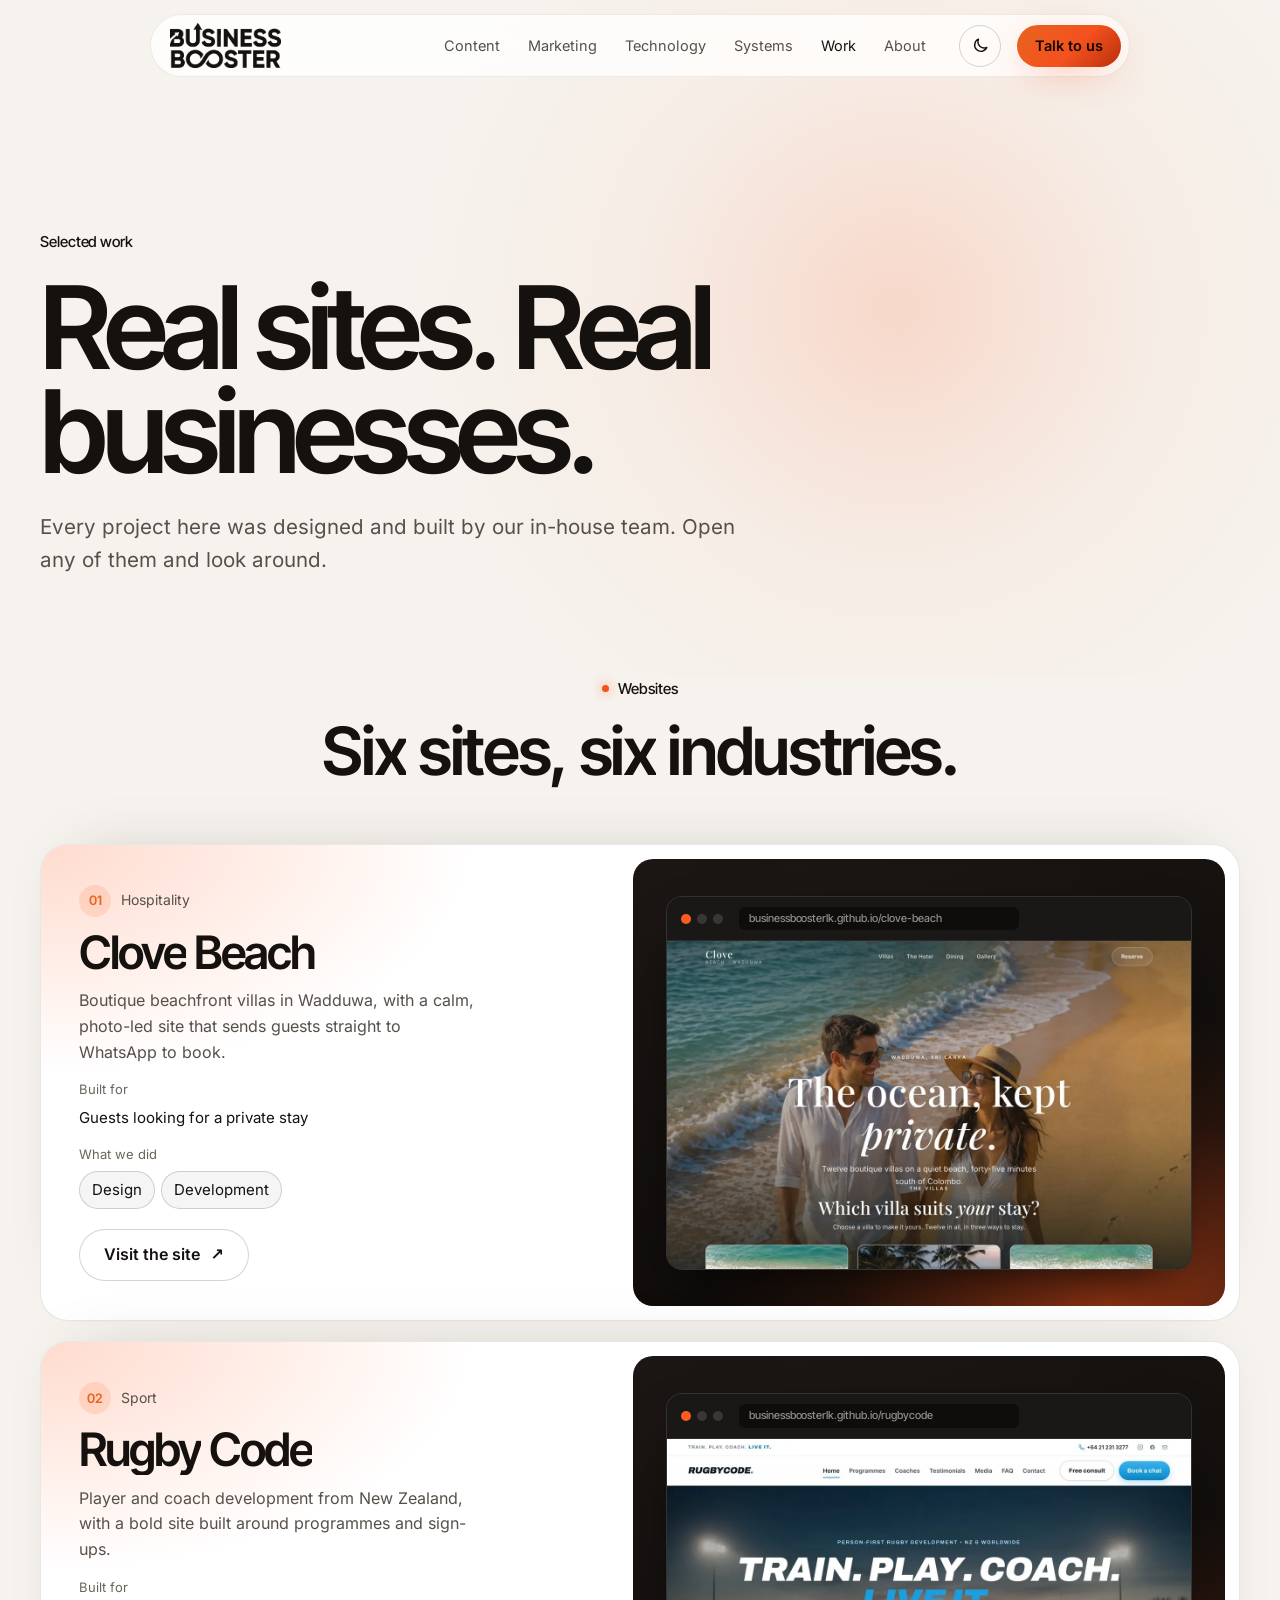
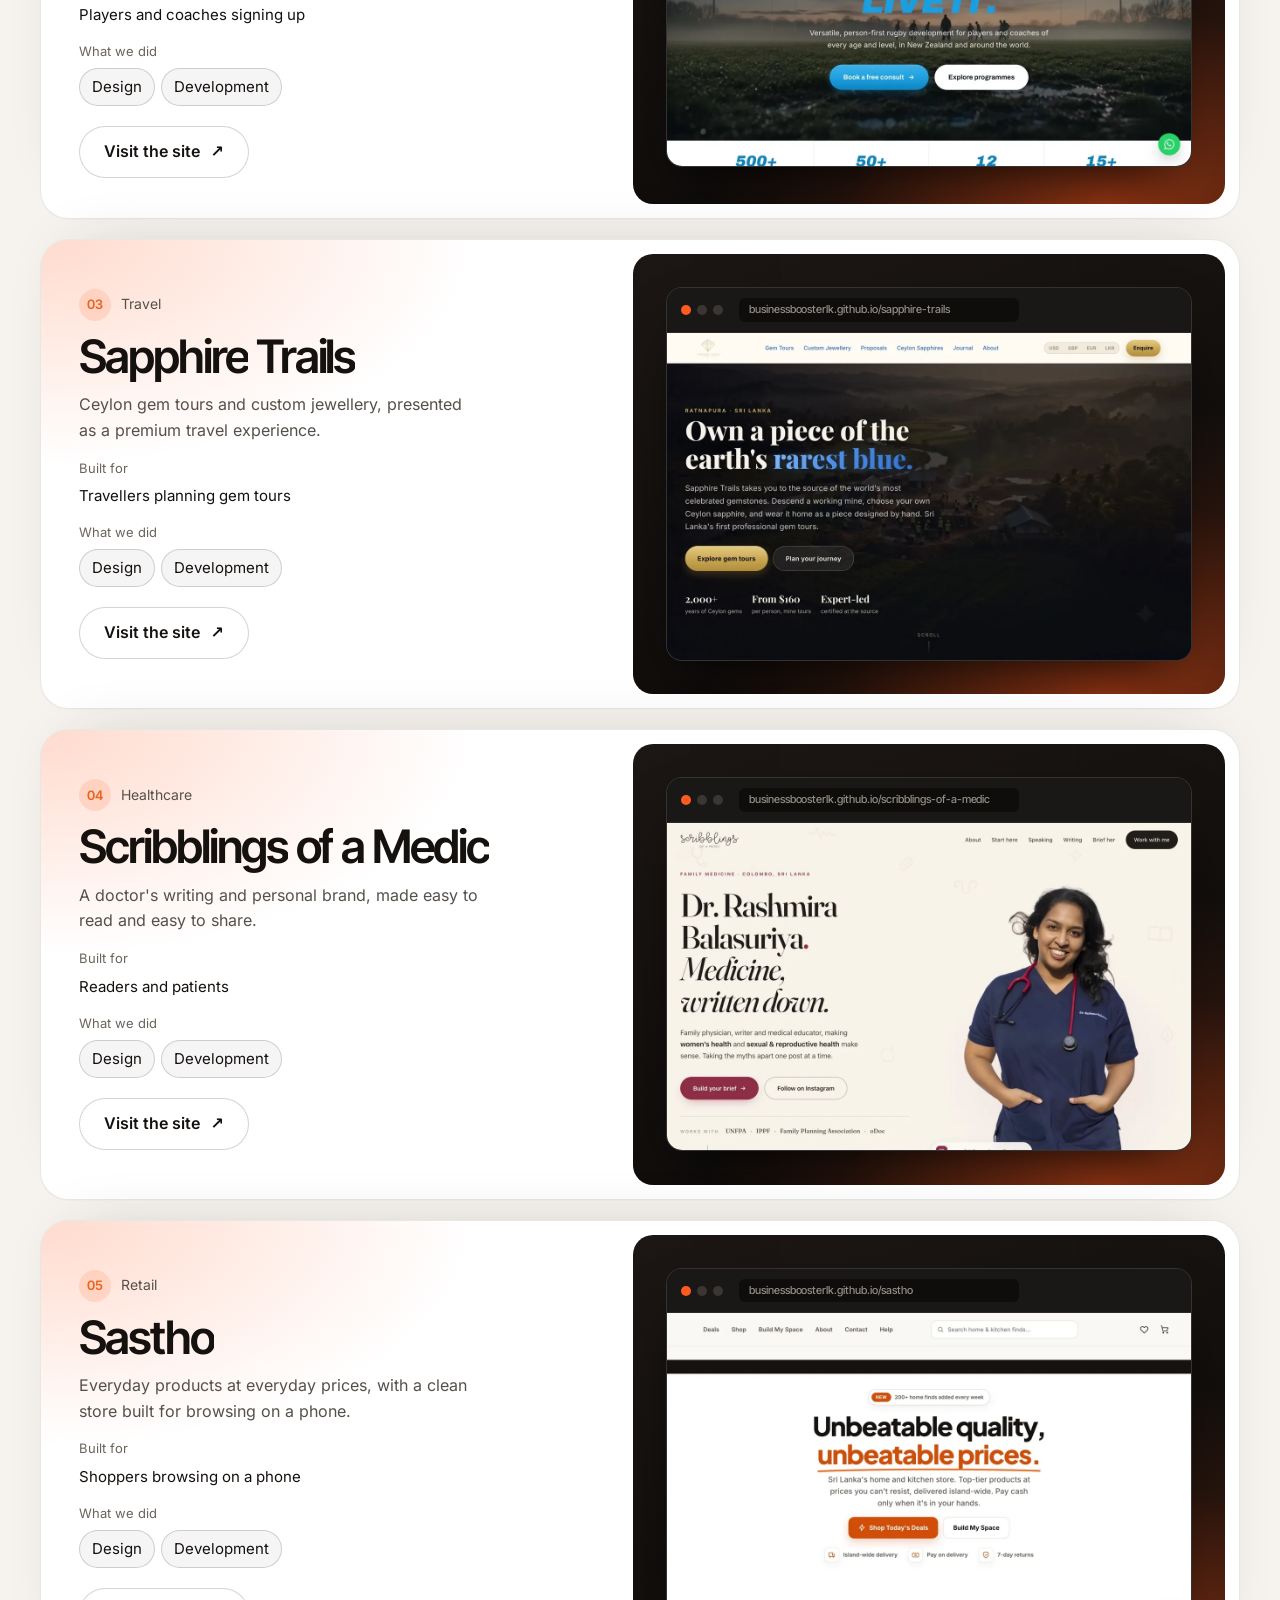
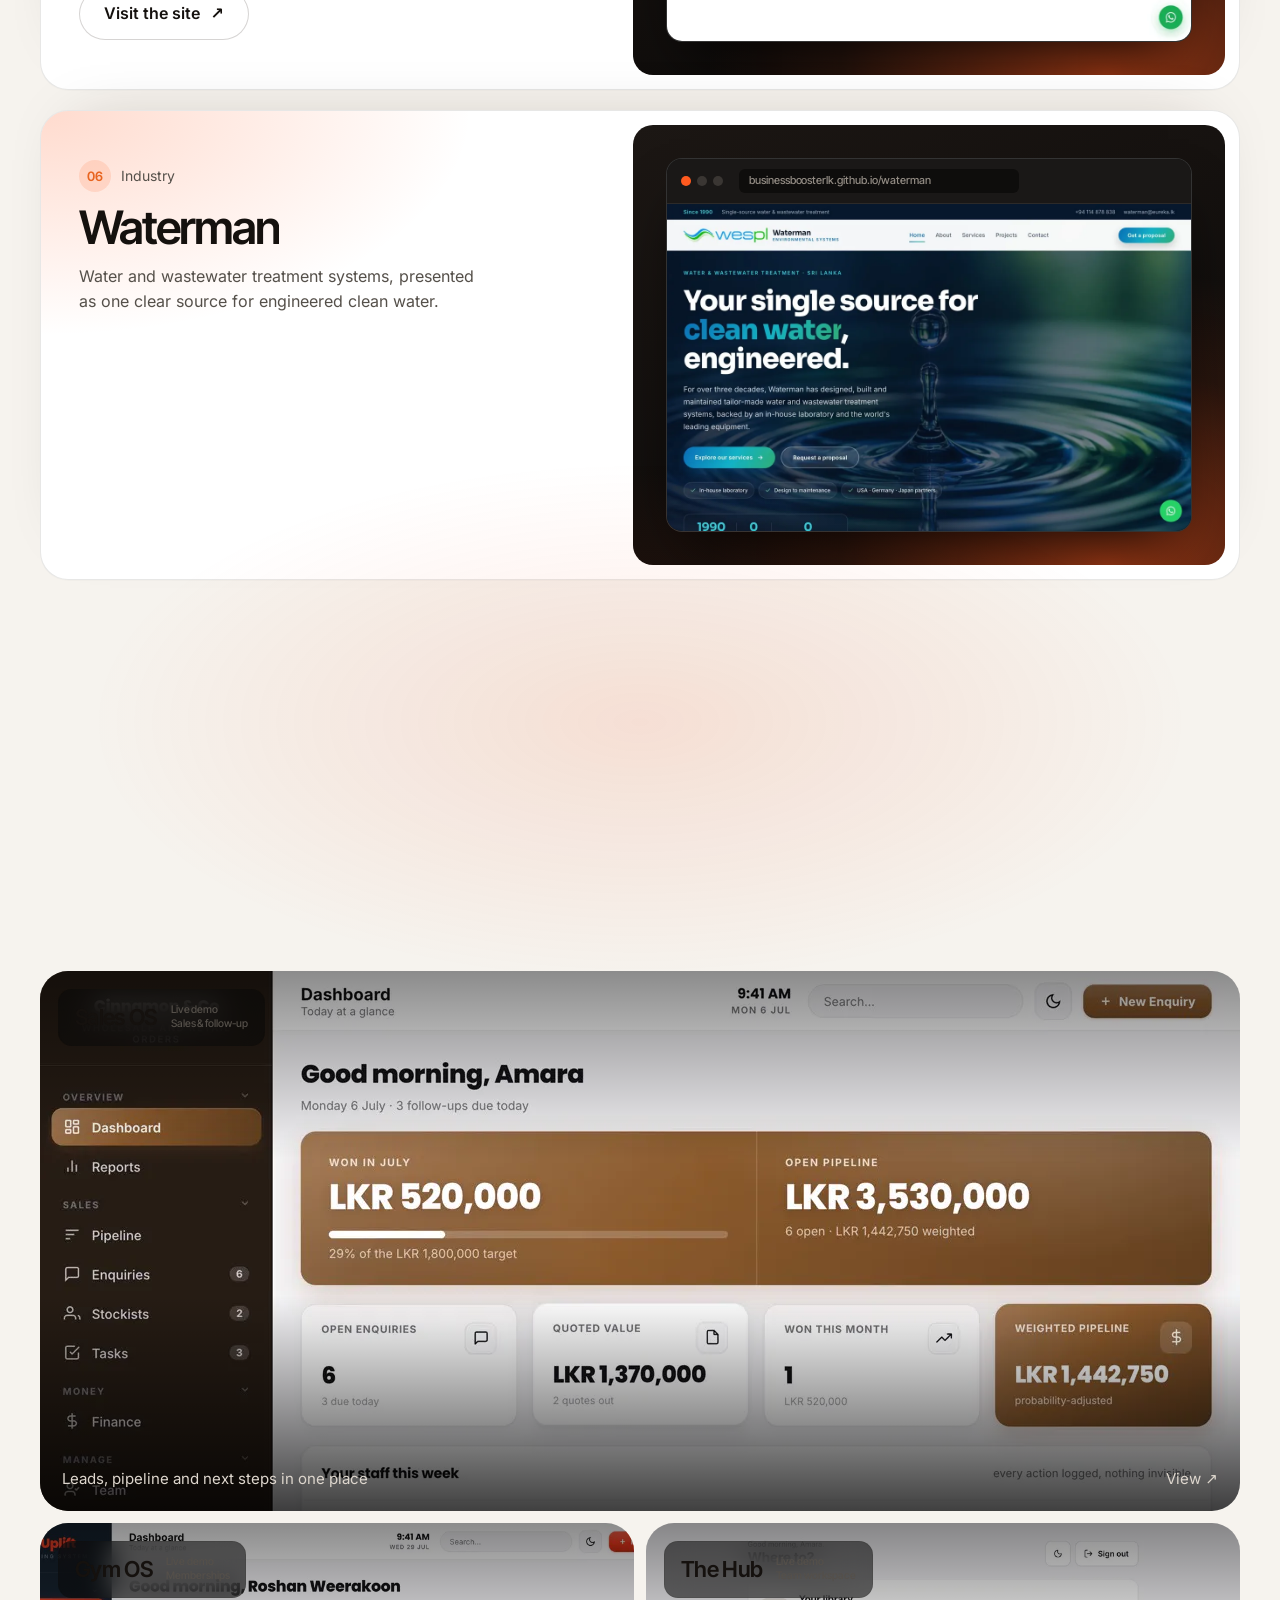
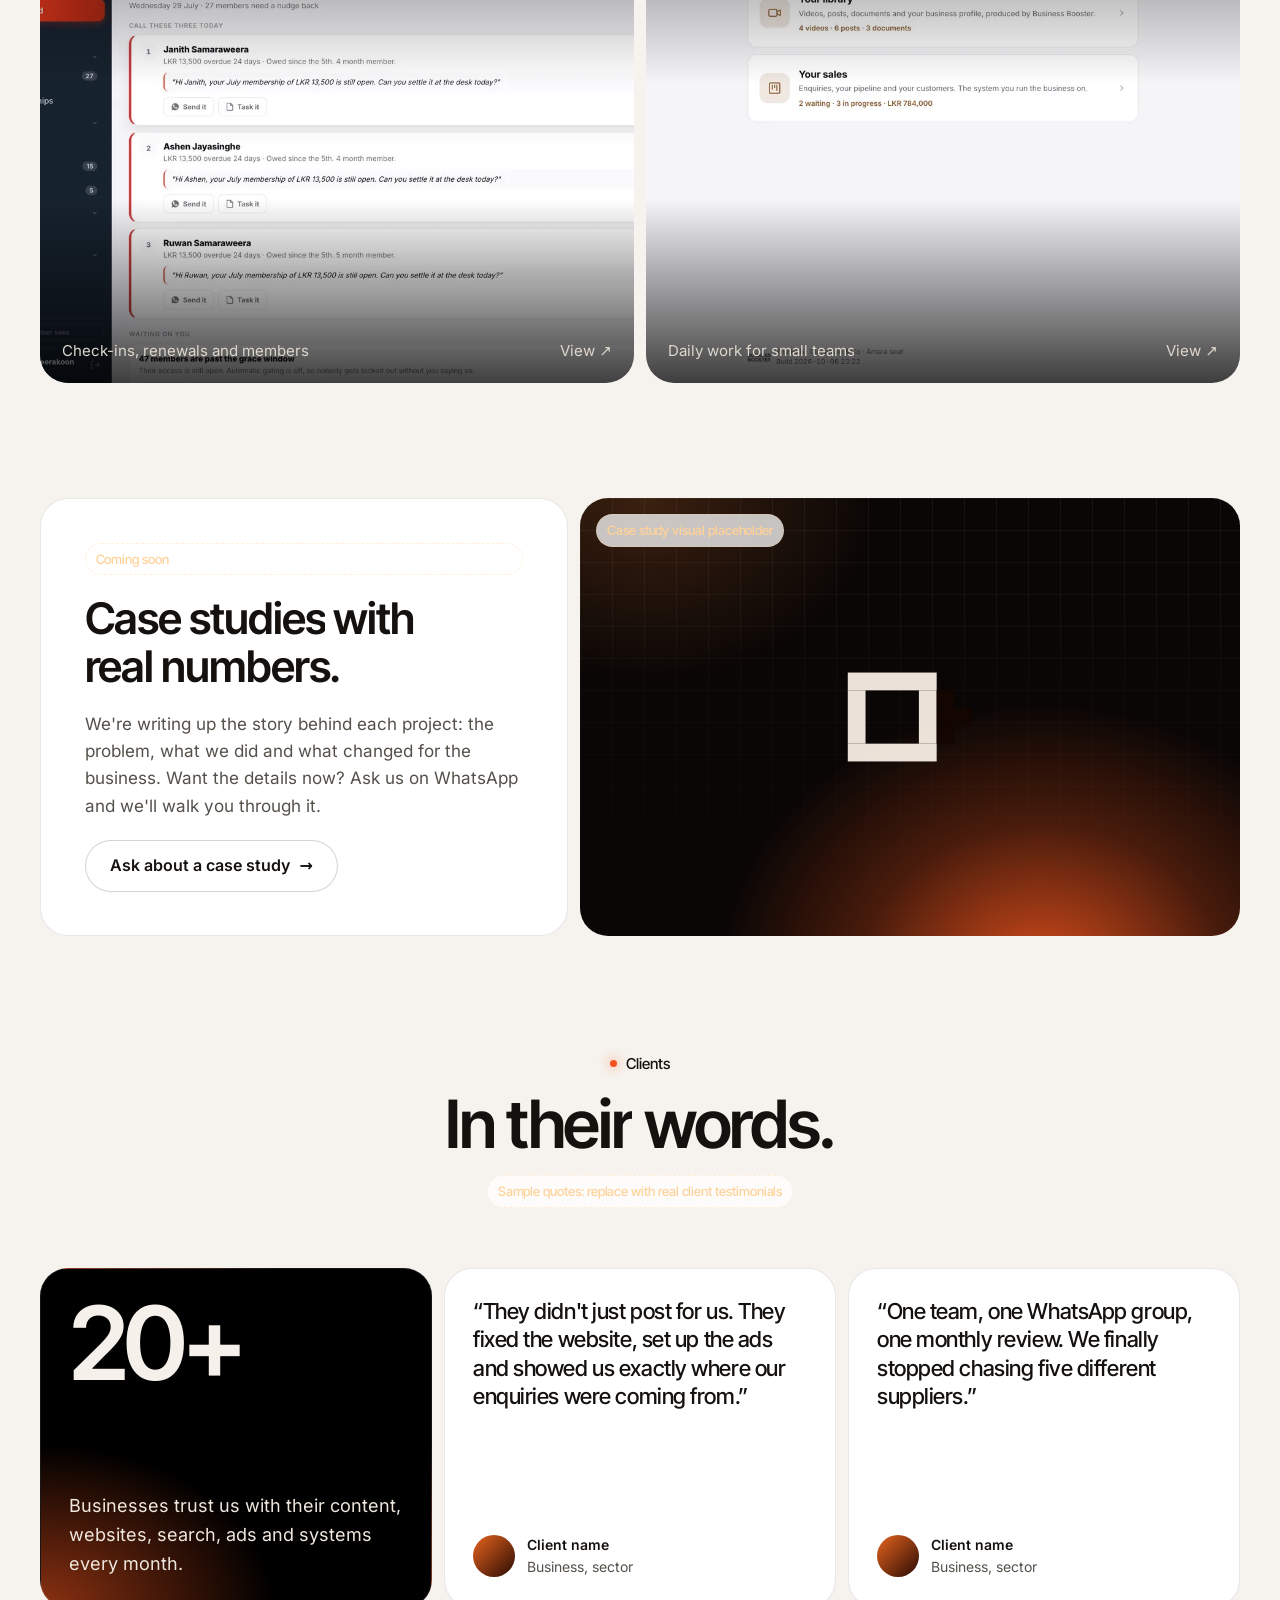
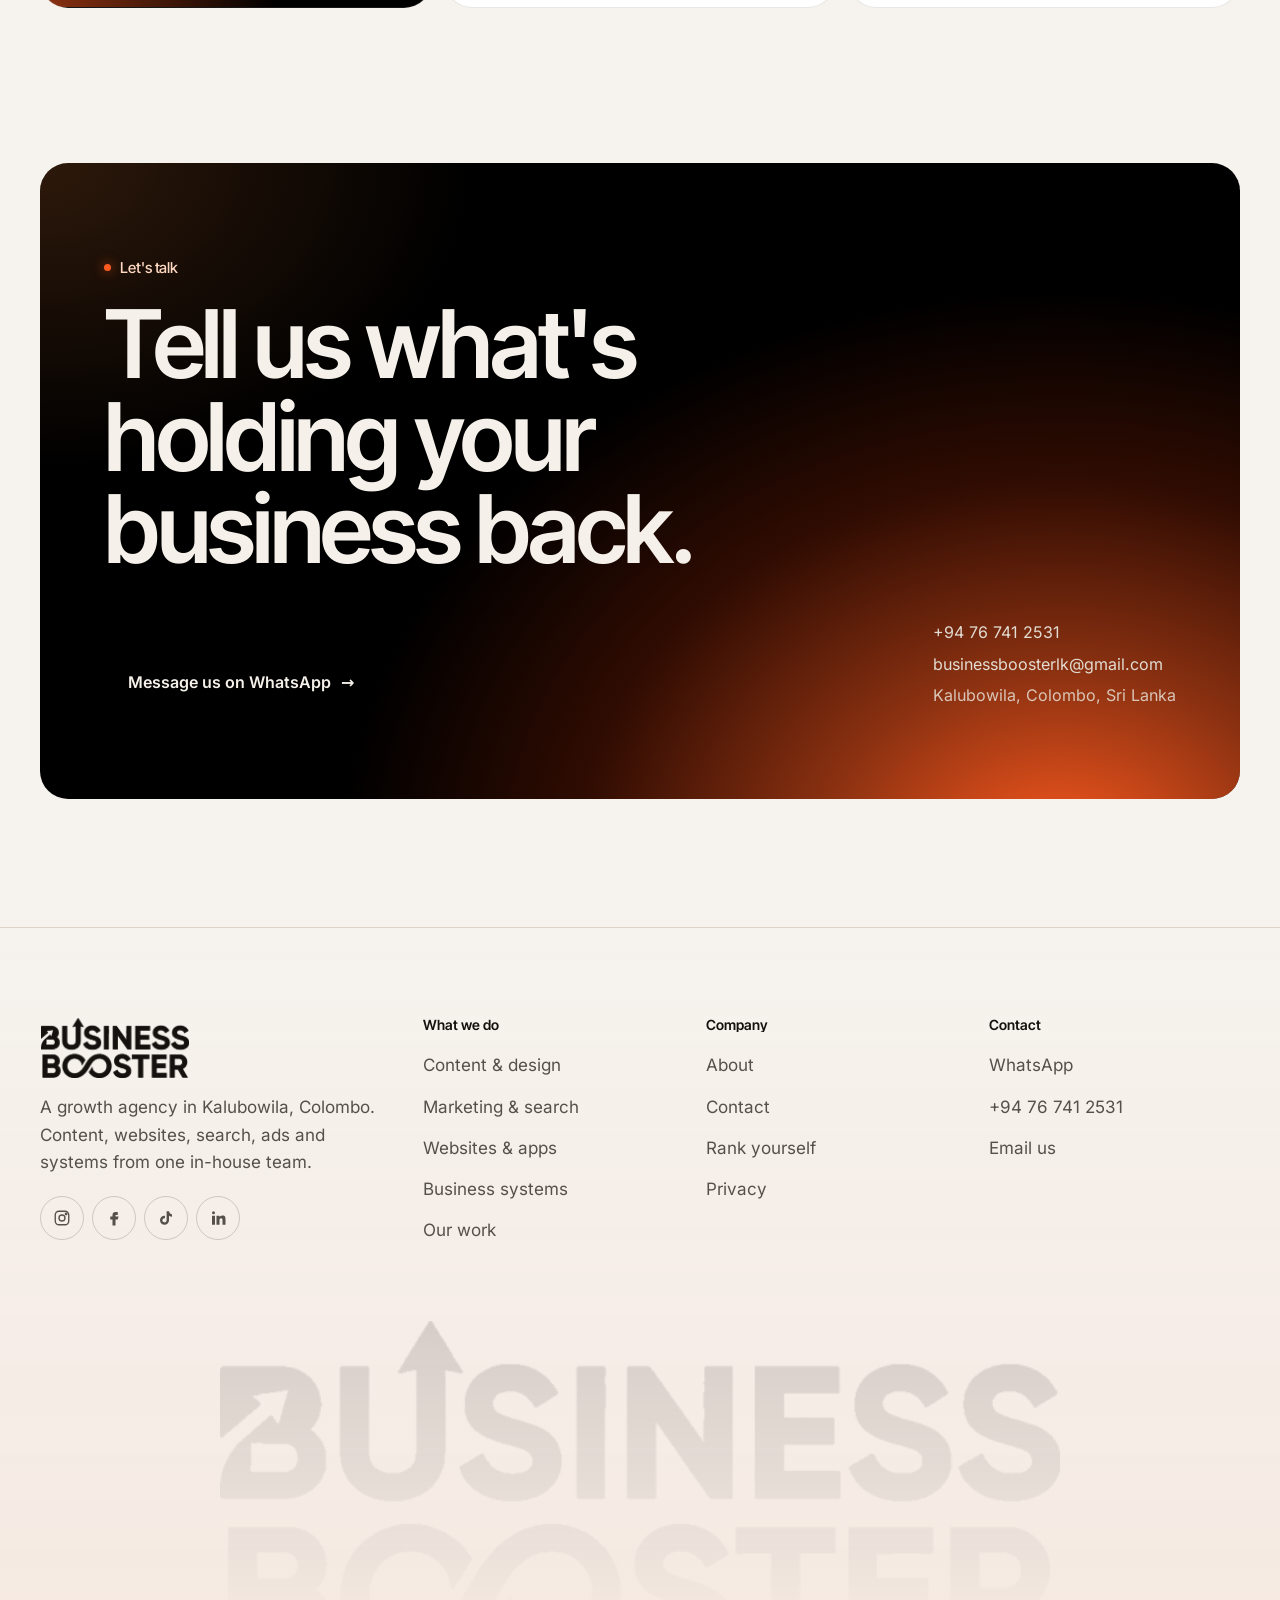
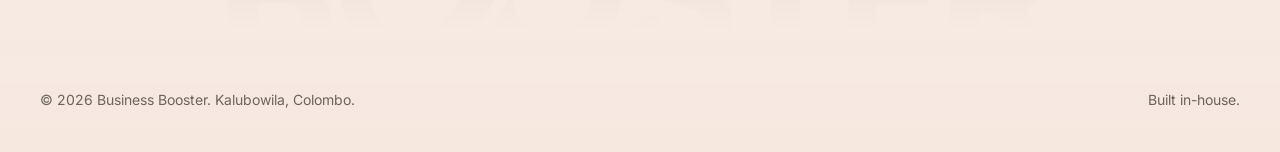
<file: work/index.html>
<!doctype html>
<html lang="en-GB">
<head>
<meta charset="utf-8">
<meta name="viewport" content="width=device-width,initial-scale=1,viewport-fit=cover">
<title>Work | Business Booster</title>
<meta name="description" content="Websites, content and business systems designed and built by Business Booster for businesses in Sri Lanka and abroad.">
<meta property="og:type" content="website">
<meta property="og:site_name" content="Business Booster">
<meta property="og:title" content="Work | Business Booster">
<meta property="og:description" content="Websites, content and business systems designed and built by Business Booster for businesses in Sri Lanka and abroad.">
<meta property="og:image" content="../assets/img/og.jpg">
<meta name="twitter:card" content="summary_large_image">
<meta name="theme-color" content="#060606">
<link rel="icon" href="../assets/img/favicon.png" type="image/png">
<link rel="preload" href="../assets/fonts/inter-tight-latin.woff2" as="font" type="font/woff2" crossorigin>
<link rel="preload" href="../assets/fonts/inter-latin.woff2" as="font" type="font/woff2" crossorigin>
<link rel="stylesheet" href="../assets/css/style.min.css">
<script>(function(){var d=document.documentElement,t;d.classList.add('js');try{t=localStorage.getItem('bb-theme')}catch(e){}if(!t)t=matchMedia('(prefers-color-scheme: light)').matches?'light':'dark';d.setAttribute('data-theme',t);var m=document.querySelector('meta[name=theme-color]');if(m)m.setAttribute('content',t==='light'?'#ffffff':'#060606')})()</script>
</head>
<body>
<a class="skip" href="#main">Skip to content</a>
<header class="nav" aria-label="Main">
  <a class="brand" href="../" aria-label="Business Booster home"><span class="logo" aria-hidden="true"></span></a>
  <nav class="nav-links" aria-label="Primary">
    <a href="../content/">Content</a>
    <a href="../marketing/">Marketing</a>
    <a href="../technology/">Technology</a>
    <a href="../systems/">Systems</a>
    <a href="../work/" aria-current="page">Work</a>
    <a href="../about/">About</a>
  </nav>
  <button class="theme-btn" type="button" aria-label="Switch to light theme"><svg class="i-sun" viewBox="0 0 24 24" fill="none" stroke="currentColor" stroke-width="1.8" stroke-linecap="round" aria-hidden="true"><circle cx="12" cy="12" r="4.2"/><path d="M12 2.5v2.2M12 19.3v2.2M4.6 4.6l1.6 1.6M17.8 17.8l1.6 1.6M2.5 12h2.2M19.3 12h2.2M4.6 19.4l1.6-1.6M17.8 6.2l1.6-1.6"/></svg><svg class="i-moon" viewBox="0 0 24 24" fill="none" stroke="currentColor" stroke-width="1.8" stroke-linejoin="round" aria-hidden="true"><path d="M20 14.5A8 8 0 0 1 9.5 4a8 8 0 1 0 10.5 10.5Z"/></svg></button>
  <a class="btn btn-primary" href="../contact/">Talk to us</a>
  <button class="menu-btn" aria-label="Open menu" aria-expanded="false" aria-controls="mobile-menu"><span></span></button>
</header>
<div class="mobile-menu" id="mobile-menu">
  <a href="../">Home</a>
  <a href="../content/">Content</a>
  <a href="../marketing/">Marketing</a>
  <a href="../technology/">Technology</a>
  <a href="../systems/">Systems</a>
  <a href="../work/">Work</a>
  <a href="../about/">About</a>
  <a href="../contact/">Contact</a>
  <a class="btn btn-primary" href="https://wa.me/94767412531?text=Hi%20Business%20Booster%2C%20I%27d%20like%20to%20talk%20about%20growing%20my%20business.">Message us on WhatsApp</a>
</div>
<main id="main">

<section class="page-hero">
  <div class="wrap">
    <span class="label orange">Selected work</span>
    <h1>Real sites. Real businesses.</h1>
    <p class="lead">Every project here was designed and built by our in-house team. Open any of them and look around.</p>
  </div>
</section>
<section class="section" style="padding-top:0">
  <div class="wrap">
    <div class="section-head center"><span class="label orange">Websites</span><h2>Six sites, six industries.</h2></div>
    <div class="stack">
      <article class="stack-card spot" style="--i:0">
        <div class="stack-info">
          <span class="stack-head"><span class="stack-num">01</span>Hospitality</span>
          <h3>Clove Beach</h3>
          <p>Boutique beachfront villas in Wadduwa, with a calm, photo-led site that sends guests straight to WhatsApp to book.</p>
          <div class="stack-meta"><small>Built for</small><span>Guests looking for a private stay</span></div>
          <div class="stack-meta"><small>What we did</small><div class="stack-tags"><span>Design</span><span>Development</span></div></div>
          <a class="btn btn-ghost" href="https://businessboosterlk.github.io/clove-beach/">Visit the site <span class="arrow">↗</span></a>
        </div>
        <a class="stack-shot" href="https://businessboosterlk.github.io/clove-beach/"><span class="browser"><span class="browser-bar"><i></i><i></i><i></i><span>businessboosterlk.github.io/clove-beach</span></span><img src="../assets/img/work/clove-beach.webp" alt="Clove Beach website, home page" loading="lazy" width="1200" height="750"></span></a>
      </article>
      <article class="stack-card spot" style="--i:1">
        <div class="stack-info">
          <span class="stack-head"><span class="stack-num">02</span>Sport</span>
          <h3>Rugby Code</h3>
          <p>Player and coach development from New Zealand, with a bold site built around programmes and sign-ups.</p>
          <div class="stack-meta"><small>Built for</small><span>Players and coaches signing up</span></div>
          <div class="stack-meta"><small>What we did</small><div class="stack-tags"><span>Design</span><span>Development</span></div></div>
          <a class="btn btn-ghost" href="https://businessboosterlk.github.io/rugbycode/">Visit the site <span class="arrow">↗</span></a>
        </div>
        <a class="stack-shot" href="https://businessboosterlk.github.io/rugbycode/"><span class="browser"><span class="browser-bar"><i></i><i></i><i></i><span>businessboosterlk.github.io/rugbycode</span></span><img src="../assets/img/work/rugbycode.webp" alt="Rugby Code website, home page" loading="lazy" width="1200" height="750"></span></a>
      </article>
      <article class="stack-card spot" style="--i:2">
        <div class="stack-info">
          <span class="stack-head"><span class="stack-num">03</span>Travel</span>
          <h3>Sapphire Trails</h3>
          <p>Ceylon gem tours and custom jewellery, presented as a premium travel experience.</p>
          <div class="stack-meta"><small>Built for</small><span>Travellers planning gem tours</span></div>
          <div class="stack-meta"><small>What we did</small><div class="stack-tags"><span>Design</span><span>Development</span></div></div>
          <a class="btn btn-ghost" href="https://businessboosterlk.github.io/sapphire-trails/">Visit the site <span class="arrow">↗</span></a>
        </div>
        <a class="stack-shot" href="https://businessboosterlk.github.io/sapphire-trails/"><span class="browser"><span class="browser-bar"><i></i><i></i><i></i><span>businessboosterlk.github.io/sapphire-trails</span></span><img src="../assets/img/work/sapphire-trails.webp" alt="Sapphire Trails website, home page" loading="lazy" width="1200" height="750"></span></a>
      </article>
      <article class="stack-card spot" style="--i:3">
        <div class="stack-info">
          <span class="stack-head"><span class="stack-num">04</span>Healthcare</span>
          <h3>Scribblings of a Medic</h3>
          <p>A doctor's writing and personal brand, made easy to read and easy to share.</p>
          <div class="stack-meta"><small>Built for</small><span>Readers and patients</span></div>
          <div class="stack-meta"><small>What we did</small><div class="stack-tags"><span>Design</span><span>Development</span></div></div>
          <a class="btn btn-ghost" href="https://businessboosterlk.github.io/scribblings-of-a-medic/">Visit the site <span class="arrow">↗</span></a>
        </div>
        <a class="stack-shot" href="https://businessboosterlk.github.io/scribblings-of-a-medic/"><span class="browser"><span class="browser-bar"><i></i><i></i><i></i><span>businessboosterlk.github.io/scribblings-of-a-medic</span></span><img src="../assets/img/work/scribblings-of-a-medic.webp" alt="Scribblings of a Medic website, home page" loading="lazy" width="1200" height="750"></span></a>
      </article>
      <article class="stack-card spot" style="--i:4">
        <div class="stack-info">
          <span class="stack-head"><span class="stack-num">05</span>Retail</span>
          <h3>Sastho</h3>
          <p>Everyday products at everyday prices, with a clean store built for browsing on a phone.</p>
          <div class="stack-meta"><small>Built for</small><span>Shoppers browsing on a phone</span></div>
          <div class="stack-meta"><small>What we did</small><div class="stack-tags"><span>Design</span><span>Development</span></div></div>
          <a class="btn btn-ghost" href="https://businessboosterlk.github.io/sastho/">Visit the site <span class="arrow">↗</span></a>
        </div>
        <a class="stack-shot" href="https://businessboosterlk.github.io/sastho/"><span class="browser"><span class="browser-bar"><i></i><i></i><i></i><span>businessboosterlk.github.io/sastho</span></span><img src="../assets/img/work/sastho.webp" alt="Sastho website, home page" loading="lazy" width="1200" height="750"></span></a>
      </article>
      <article class="stack-card spot" style="--i:5">
        <div class="stack-info">
          <span class="stack-head"><span class="stack-num">06</span>Industry</span>
          <h3>Waterman</h3>
          <p>Water and wastewater treatment systems, presented as one clear source for engineered clean water.</p>
          <div class="stack-meta"><small>Built for</small><span>Industrial and commercial buyers</span></div>
          <div class="stack-meta"><small>What we did</small><div class="stack-tags"><span>Design</span><span>Development</span></div></div>
          <a class="btn btn-ghost" href="https://businessboosterlk.github.io/waterman/">Visit the site <span class="arrow">↗</span></a>
        </div>
        <a class="stack-shot" href="https://businessboosterlk.github.io/waterman/"><span class="browser"><span class="browser-bar"><i></i><i></i><i></i><span>businessboosterlk.github.io/waterman</span></span><img src="../assets/img/work/waterman.webp" alt="Waterman website, home page" loading="lazy" width="1200" height="750"></span></a>
      </article>
    </div>
  </div>
</section>
<section class="section glow-top">
  <div class="wrap">
    <div class="section-head"><h2 style="font-size:clamp(34px,4.6vw,60px)">Systems &amp; apps</h2><span class="label">Built by our developers</span></div>
    <div class="work-grid">
      <a class="work-card wide" href="https://businessboosterlk.github.io/systems/sales-os/" data-reveal>
        <img src="../assets/img/work/sales-os.webp" alt="Sales OS website" loading="lazy" width="1200" height="750">
        <div class="work-meta"><strong>Sales OS</strong><small>Live demo<br>Sales &amp; follow-up</small></div>
        <div class="work-foot"><span>Leads, pipeline and next steps in one place</span><span>View <span class="arrow">↗</span></span></div>
      </a>
      <a class="work-card" href="https://businessboosterlk.github.io/systems/gym-os/" data-reveal>
        <img src="../assets/img/work/gym-os.webp" alt="Gym OS website" loading="lazy" width="1200" height="750">
        <div class="work-meta"><strong>Gym OS</strong><small>Live demo<br>Memberships</small></div>
        <div class="work-foot"><span>Check-ins, renewals and members</span><span>View <span class="arrow">↗</span></span></div>
      </a>
      <a class="work-card" href="https://businessboosterlk.github.io/systems/the-hub/" data-reveal>
        <img src="../assets/img/work/the-hub.webp" alt="The Hub website" loading="lazy" width="1200" height="750">
        <div class="work-meta"><strong>The Hub</strong><small>Live demo<br>Team workspace</small></div>
        <div class="work-foot"><span>Daily work for small teams</span><span>View <span class="arrow">↗</span></span></div>
      </a>
    </div>
  </div>
</section>
<section class="section" style="padding-top:0">
  <div class="wrap">
    <div class="split">
      <div class="split-card">
        <span class="tag ph">Coming soon</span>
        <h3>Case studies with real numbers.</h3>
        <p class="muted">We're writing up the story behind each project: the problem, what we did and what changed for the business. Want the details now? Ask us on WhatsApp and we'll walk you through it.</p>
        <a class="btn btn-ghost" style="align-self:flex-start" href="https://wa.me/94767412531?text=Hi%20Business%20Booster%2C%20I%27d%20like%20to%20hear%20about%20a%20case%20study%20similar%20to%20my%20business.">Ask about a case study <span class="arrow">→</span></a>
      </div>
      <div class="ph-art" style="border-radius:var(--radius);min-height:320px"><span class="tag ph">Case study visual placeholder</span><svg viewBox="0 0 9 9" aria-hidden="true"><rect x="1" y="2" width="5" height="1"/><rect x="1" y="3" width="1" height="3"/><rect x="5" y="3" width="1" height="3"/><rect x="1" y="6" width="5" height="1"/><rect x="6" y="3" width="1" height="1" class="o"/><rect x="6" y="4" width="2" height="1" class="o"/><rect x="6" y="5" width="1" height="1" class="o"/></svg></div>
    </div>
  </div>
</section>

<section class="section" aria-labelledby="q-h" style="padding-top:0">
  <div class="wrap">
    <div class="section-head">
      <div>
        <span class="label orange">Clients</span>
        <h2 id="q-h">In their words.</h2>
      </div>
      <span class="tag ph">Sample quotes: replace with real client testimonials</span>
    </div>
    <div class="quotes">
      <div class="quote lead-card" data-reveal>
        <b class="big">20+</b>
        <p style="font-size:18px;color:#efe7dd">Businesses trust us with their content, websites, search, ads and systems every month.</p>
      </div>
      <figure class="quote" data-reveal style="margin:0">
        <blockquote>“They didn't just post for us. They fixed the website, set up the ads and showed us exactly where our enquiries were coming from.”</blockquote>
        <footer><span class="avatar" aria-hidden="true"></span><span><b>Client name</b>Business, sector</span></footer>
      </figure>
      <figure class="quote" data-reveal style="margin:0">
        <blockquote>“One team, one WhatsApp group, one monthly review. We finally stopped chasing five different suppliers.”</blockquote>
        <footer><span class="avatar" aria-hidden="true"></span><span><b>Client name</b>Business, sector</span></footer>
      </figure>
    </div>
  </div>
</section>

<section aria-labelledby="cta-h" style="padding-top:40px">
  <div class="wrap">
    <div class="cta" data-reveal>
      <span class="label" style="color:#ffd9c2">Let's talk</span>
      <h2 id="cta-h" style="margin-top:18px">Tell us what's holding your business back.</h2>
      <div class="cta-row">
        <a class="btn btn-dark" href="https://wa.me/94767412531?text=Hi%20Business%20Booster%2C%20I%27d%20like%20to%20talk%20about%20growing%20my%20business.">Message us on WhatsApp <span class="arrow">→</span></a>
        <div class="cta-contacts"><span>+94 76 741 2531</span><span>businessboosterlk@gmail.com</span><span style="color:#d9c6b8">Kalubowila, Colombo, Sri Lanka</span></div>
      </div>
    </div>
  </div>
</section>
</main>
<footer class="footer">
  <div class="wrap">
    <div class="footer-grid">
      <div>
        <a class="brand" href="../" aria-label="Business Booster home"><span class="logo" aria-hidden="true"></span></a>
        <p class="muted" style="margin-top:16px;max-width:34ch">A growth agency in Kalubowila, Colombo. Content, websites, search, ads and systems from one in-house team.</p>
        <div class="socials">
          <!-- Placeholder links: add the real profile URLs -->
          <a href="#" aria-label="Instagram"><svg viewBox="0 0 24 24" fill="none" stroke="currentColor" stroke-width="1.8" aria-hidden="true"><rect x="3" y="3" width="18" height="18" rx="5"/><circle cx="12" cy="12" r="4"/><circle cx="17.5" cy="6.5" r="1" fill="currentColor"/></svg></a>
          <a href="#" aria-label="Facebook"><svg viewBox="0 0 24 24" fill="currentColor" aria-hidden="true"><path d="M14 8h3V4h-3a4 4 0 0 0-4 4v2H7v4h3v8h4v-8h3l1-4h-4V8Z"/></svg></a>
          <a href="#" aria-label="TikTok"><svg viewBox="0 0 24 24" fill="currentColor" aria-hidden="true"><path d="M16 3c.4 2.2 1.8 3.6 4 4v3.2a7.6 7.6 0 0 1-4-1.2V15a6 6 0 1 1-6-6h.6v3.3A2.8 2.8 0 1 0 12.8 15V3H16Z"/></svg></a>
          <a href="#" aria-label="LinkedIn"><svg viewBox="0 0 24 24" fill="currentColor" aria-hidden="true"><path d="M4 9h4v12H4zM6 3a2 2 0 1 1 0 4 2 2 0 0 1 0-4Zm4 6h4v1.7c.6-1 1.9-2 3.9-2 4.1 0 4.1 2.8 4.1 6.2V21h-4v-5.5c0-1.4 0-3.1-2-3.1s-2 1.5-2 3V21h-4V9Z"/></svg></a>
        </div>
      </div>
      <div><h2 class="fh">What we do</h2><ul><li><a href="../content/">Content &amp; design</a></li><li><a href="../marketing/">Marketing &amp; search</a></li><li><a href="../technology/">Websites &amp; apps</a></li><li><a href="../systems/">Business systems</a></li><li><a href="../work/">Our work</a></li></ul></div>
      <div><h2 class="fh">Company</h2><ul><li><a href="../about/">About</a></li><li><a href="../contact/">Contact</a></li><li><a href="https://businessboosterlk.github.io/rank/">Rank yourself</a></li><li><a href="https://businessboosterlk.github.io/privacy/">Privacy</a></li></ul></div>
      <div><h2 class="fh">Contact</h2><ul><li><a href="https://wa.me/94767412531">WhatsApp</a></li><li><a href="tel:+94767412531">+94 76 741 2531</a></li><li><a href="mailto:businessboosterlk@gmail.com">Email us</a></li></ul></div>
    </div>
    <div class="logo-big" aria-hidden="true"></div>
    <div class="footer-base"><span>© <span data-year>2026</span> Business Booster. Kalubowila, Colombo.</span><span>Built in-house.</span></div>
  </div>
</footer>
<script src="../assets/js/main.min.js" defer></script>
</body>
</html>
</file>
<file: assets/css/style.min.css>
@font-face{font-family:"Inter";src:url(../fonts/inter-latin.woff2) format("woff2");font-weight:100 900;font-style:normal;font-display:swap}@font-face{font-family:"Inter Tight";src:url(../fonts/inter-tight-latin.woff2) format("woff2");font-weight:100 900;font-style:normal;font-display:swap}@font-face{font-family:"Inter Fallback";src:local("Arial");ascent-override:90.49%;descent-override:22.56%;line-gap-override:0%;size-adjust:107.06%}@font-face{font-family:"Inter Tight Fallback";src:local("Arial");ascent-override:96.9%;descent-override:24.15%;line-gap-override:0%;size-adjust:100%}:root{--black:#060606;--ink:#0d0d0d;--panel:#141313;--panel-2:#1b1918;--line:rgba(255,255,255,.09);--line-2:rgba(255,255,255,.18);--text:#f5f1ea;--muted:#a8a29b;--faint:#938c84;--orange:#ff5a1f;--orange-2:#ff8a3d;--ember:#b8300a;--glow:rgba(255,90,31,.55);--radius:28px;--radius-sm:16px;--wrap:1240px;--display:"Inter Tight","Inter Tight Fallback",ui-sans-serif,system-ui,-apple-system,"Segoe UI",sans-serif;--body:"Inter","Inter Fallback",ui-sans-serif,system-ui,-apple-system,"Segoe UI",sans-serif;--mono:"JetBrains Mono",ui-monospace,Consolas,monospace;--ease:cubic-bezier(.16,1,.3,1);color-scheme:dark}*{box-sizing:border-box}html{-webkit-text-size-adjust:100%;scroll-behavior:smooth;overflow-x:clip}body{margin:0;background:var(--black);color:var(--text);font-family:var(--body);font-size:17px;line-height:1.6;-webkit-font-smoothing:antialiased;overflow-x:clip}img,video,canvas{display:block;max-width:100%}a{color:inherit;text-decoration:none}button{font:inherit;color:inherit;cursor:pointer;background:none;border:0}:focus-visible{outline:2px solid var(--orange);outline-offset:3px;border-radius:6px}::selection{background:var(--orange);color:#000}.skip{position:fixed;left:12px;top:12px;z-index:100;background:var(--orange);color:#000;padding:10px 14px;border-radius:10px;transform:translateY(-200%)}.skip:focus{transform:none}.wrap{width:100%;max-width:var(--wrap);margin-inline:auto;padding-left:max(20px,env(safe-area-inset-left,0px));padding-right:max(20px,env(safe-area-inset-right,0px))}.label{font-family:var(--mono);font-size:12px;letter-spacing:.12em;text-transform:uppercase;color:var(--muted)}.label.orange{color:var(--orange-2)}h1,h2,h3,h4{font-family:var(--display);font-weight:600;letter-spacing:-.035em;line-height:.98;margin:0;text-wrap:balance}h2{font-size:clamp(40px,6.4vw,88px)}h3{font-size:clamp(24px,2.4vw,32px);letter-spacing:-.025em;line-height:1.1}p{margin:0}.muted{color:var(--muted)}.lead{font-size:clamp(18px,1.6vw,21px);color:var(--muted);max-width:56ch}.dim{color:var(--faint)}.btn{display:inline-flex;align-items:center;gap:10px;min-height:52px;padding:0 24px;border-radius:999px;font-weight:600;font-size:16px;transition:transform .3s var(--ease),background .3s,box-shadow .3s;white-space:nowrap}.btn svg{width:18px;height:18px;flex:none}.btn-primary{background:linear-gradient(135deg,var(--orange-2),var(--orange) 55%,var(--ember));color:#140600;box-shadow:0 10px 40px -10px var(--glow)}.btn-primary:hover{transform:translateY(-2px);box-shadow:0 18px 50px -12px var(--glow)}.btn-ghost{border:1px solid var(--line-2);background:rgba(255,255,255,.04);backdrop-filter:blur(10px)}.btn-ghost:hover{background:rgba(255,255,255,.1)}.btn-dark{background:#000;color:var(--text)}.btn-dark:hover{transform:translateY(-2px)}.arrow{display:inline-block;transition:transform .3s var(--ease)}a:hover .arrow{transform:translateX(4px)}.tag{display:inline-flex;align-items:center;gap:6px;font-family:var(--mono);font-size:11px;letter-spacing:.08em;text-transform:uppercase;padding:5px 10px;border-radius:999px;border:1px solid var(--line-2);color:var(--muted);background:rgba(0,0,0,.35);backdrop-filter:blur(8px)}.tag.live{color:#7ee2a1;border-color:rgba(126,226,161,.35)}.tag.live::before{content:"";width:6px;height:6px;border-radius:50%;background:currentColor;box-shadow:0 0 10px currentColor}.tag.soon{color:var(--orange-2);border-color:rgba(255,138,61,.4)}.tag.ph{color:#ffd29a;border-color:rgba(255,210,154,.35);border-style:dashed}.nav{position:fixed;z-index:50;top:max(14px,env(safe-area-inset-top,0px));left:50%;transform:translateX(-50%);width:min(calc(100% - 28px),980px);display:flex;align-items:center;gap:16px;padding:8px 8px 8px 18px;border-radius:999px;background:rgba(14,13,12,.72);border:1px solid var(--line);backdrop-filter:blur(18px) saturate(140%);-webkit-backdrop-filter:blur(18px) saturate(140%);transition:background .3s,box-shadow .3s}.nav.scrolled{background:rgba(10,9,9,.9);box-shadow:0 20px 60px -20px rgba(0,0,0,.8)}.brand{display:flex;align-items:center;gap:10px;font-family:var(--display);font-weight:700;letter-spacing:-.02em;font-size:16px;white-space:nowrap}.brand-mark{width:30px;height:30px;border-radius:9px;background:linear-gradient(140deg,var(--orange-2),var(--orange) 50%,#3a1003);display:grid;place-items:center;color:#120500;font-size:13px;font-weight:800;letter-spacing:-.04em}.nav-links{display:flex;gap:2px;margin-left:auto}.nav-links a{padding:9px 13px;border-radius:999px;font-size:14.5px;color:var(--muted);transition:color .2s,background .2s}.nav-links a:hover,.nav-links a[aria-current="page"]{color:var(--text);background:rgba(255,255,255,.07)}.nav .btn{min-height:42px;padding:0 18px;font-size:14.5px}.menu-btn{display:none;width:44px;height:44px;border-radius:50%;border:1px solid var(--line-2);place-items:center;margin-left:auto}.menu-btn span{display:block;width:16px;height:1.5px;background:var(--text);box-shadow:0 5px 0 var(--text),0 -5px 0 var(--text)}.mobile-menu{position:fixed;inset:0;z-index:49;background:radial-gradient(120% 70% at 50% 0%,rgba(255,90,31,.28),transparent 60%),var(--black);padding:110px 24px 40px;display:flex;flex-direction:column;gap:6px;opacity:0;visibility:hidden;transition:opacity .35s var(--ease),visibility .35s}.mobile-menu.open{opacity:1;visibility:visible}.mobile-menu a{font-family:var(--display);font-size:38px;font-weight:600;letter-spacing:-.03em;padding:6px 0;border-bottom:1px solid var(--line)}.mobile-menu .btn{margin-top:24px;font-family:var(--body);font-size:17px;border:0;justify-content:center}@media (max-width:900px){.nav-links,.nav .btn{display:none}.menu-btn{display:grid}}.hero{padding:12px}.hero-frame{position:relative;border-radius:var(--radius);overflow:hidden;min-height:min(100svh - 24px,920px);display:flex;flex-direction:column;justify-content:flex-end;background:radial-gradient(90% 70% at 70% 40%,#2a0d02 0%,#0b0503 55%,#000 100%);isolation:isolate}.hero-frame canvas,.hero-frame video{position:absolute;inset:0;width:100%;height:100%;object-fit:cover;z-index:-2}.hero-frame::after{content:"";position:absolute;inset:0;z-index:-1;background:linear-gradient(180deg,rgba(0,0,0,.3) 0%,transparent 30%,rgba(0,0,0,.25) 55%,rgba(0,0,0,.9) 100%),linear-gradient(90deg,rgba(0,0,0,.55),transparent 55%)}.hero-film{position:absolute;inset:0;z-index:-3}.hero-frame .hero-video{position:absolute;inset:0;width:100%;height:100%;object-fit:cover;filter:saturate(.85) contrast(1.06) brightness(.8);opacity:0;transition:opacity 1.1s var(--ease)}.hero-frame.has-video .hero-video.on{opacity:1}.film-tags{list-style:none;margin:0;padding:0;display:flex;flex-wrap:wrap;gap:6px;justify-content:flex-end}.film-tags:empty{display:none}.film-tags li{font-family:var(--mono);font-size:11px;letter-spacing:.08em;text-transform:uppercase;padding:5px 10px;border-radius:999px;border:1px solid var(--line-2);color:var(--muted);background:rgba(0,0,0,.4);backdrop-filter:blur(8px);transition:all .4s var(--ease)}.film-tags li.on{background:var(--orange);border-color:var(--orange);color:#140600}@media (max-width:820px){.film-tags{justify-content:flex-start}}.hero-frame.has-video canvas{display:none}.hero-frame.has-video::before{content:"";position:absolute;inset:0;z-index:-2;pointer-events:none;background:radial-gradient(70% 80% at 90% 100%,rgba(255,90,31,.55),transparent 60%),radial-gradient(60% 60% at 0% 0%,rgba(255,90,31,.18),transparent 60%);mix-blend-mode:screen}.hero-inner{display:grid;grid-template-columns:1fr auto;align-items:end;gap:32px;padding:clamp(28px,4vw,56px)}.hero h1{font-size:clamp(56px,10.5vw,168px);letter-spacing:-.055em;line-height:.88;font-weight:600}.hero h1 .o{background:linear-gradient(100deg,var(--orange-2),var(--orange) 40%,#ff3d00);-webkit-background-clip:text;background-clip:text;color:transparent}.hero-copy{display:flex;flex-direction:column;gap:28px;min-width:0}.hero-copy .lead{color:#d6d0c8}.hero-actions{display:flex;flex-wrap:wrap;gap:12px}.hero-side{display:flex;flex-direction:column;gap:12px;align-items:flex-end;text-align:right;max-width:260px}.reel-pill{display:flex;align-items:center;gap:12px;padding:8px 8px 8px 16px;border-radius:999px;background:rgba(0,0,0,.5);border:1px solid var(--line-2);backdrop-filter:blur(12px);font-family:var(--mono);font-size:12px;letter-spacing:.06em;text-transform:uppercase}.reel-pill i{width:36px;height:36px;border-radius:50%;background:var(--text);color:#000;display:grid;place-items:center;font-style:normal}.hero-top{position:absolute;top:96px;left:clamp(28px,4vw,56px);right:clamp(28px,4vw,56px);display:flex;justify-content:space-between;gap:16px}@media (max-width:820px){.hero-inner{grid-template-columns:1fr;padding-top:0}.hero-side{align-items:flex-start;text-align:left}.hero-frame{justify-content:flex-start}.hero-top{position:relative;top:auto;left:auto;right:auto;padding:100px 28px 28px}.hero-top .dim{display:none}.hero-inner{margin-top:auto}}.statement{padding:clamp(100px,14vw,180px) 0 clamp(60px,8vw,100px);text-align:center}.statement p{font-family:var(--display);font-weight:600;font-size:clamp(30px,4.6vw,64px);letter-spacing:-.04em;line-height:1.06;max-width:22ch;margin:0 auto;text-wrap:balance}.js .statement .w{opacity:.22;transition:opacity .4s}.js .statement .w.lit{opacity:1}.statement .w.hl{color:var(--orange)}.marquee{overflow:hidden;padding:26px 0;border-block:1px solid var(--line);mask-image:linear-gradient(90deg,transparent,#000 12%,#000 88%,transparent);-webkit-mask-image:linear-gradient(90deg,transparent,#000 12%,#000 88%,transparent)}.marquee-track{display:flex;gap:64px;width:max-content;animation:marquee 38s linear infinite}.marquee span{font-family:var(--display);font-size:clamp(22px,2.4vw,32px);font-weight:600;letter-spacing:-.03em;color:#6f6a64;white-space:nowrap;display:flex;align-items:center;gap:64px}.marquee span::after{content:"✳";color:var(--orange);font-size:.7em}@keyframes marquee{to{transform:translateX(-50%)}}.section{padding:clamp(90px,11vw,150px) 0}.section-head{display:flex;justify-content:space-between;align-items:flex-end;gap:32px;flex-wrap:wrap;margin-bottom:clamp(40px,5vw,64px)}.section-head .lead{max-width:44ch}.section-head .label{display:block;margin-bottom:18px}.glow-top{position:relative;isolation:isolate;overflow-x:clip}.glow-top::before{content:"";position:absolute;z-index:-1;left:50%;top:0;width:min(1100px,120vw);height:520px;transform:translate(-50%,-45%);background:radial-gradient(closest-side,rgba(255,90,31,.22),transparent);pointer-events:none}.numbers{display:grid;grid-template-columns:repeat(4,1fr);gap:12px}.num{padding:28px;border-radius:var(--radius-sm);background:linear-gradient(180deg,var(--panel),var(--ink));border:1px solid var(--line);min-width:0}.num b{display:block;font-family:var(--display);font-size:clamp(48px,5.4vw,76px);font-weight:600;letter-spacing:-.05em;line-height:1;font-variant-numeric:tabular-nums}.num b em{font-style:normal;color:var(--orange)}.num p{margin-top:14px;color:var(--muted);font-size:15px}@media (max-width:900px){.numbers{grid-template-columns:repeat(2,1fr)}}@media (max-width:480px){.numbers{grid-template-columns:1fr}}.work-grid{display:grid;grid-template-columns:repeat(2,1fr);gap:12px}.work-card{position:relative;border-radius:var(--radius);overflow:hidden;aspect-ratio:4/3.1;background:var(--panel);isolation:isolate;max-width:100%}.work-card img{width:100%;height:100%;object-fit:cover;object-position:top;transition:transform 1.2s var(--ease)}.work-card::after{content:"";position:absolute;inset:0;background:linear-gradient(180deg,rgba(0,0,0,.45),transparent 35%,transparent 60%,rgba(0,0,0,.75));z-index:1}.work-card:hover img{transform:scale(1.045)}.work-meta{position:absolute;z-index:2;left:18px;top:18px;display:flex;align-items:center;gap:14px;padding:10px 16px;border-radius:14px;background:rgba(10,10,10,.55);border:1px solid var(--line);backdrop-filter:blur(14px)}.work-meta strong{font-family:var(--display);font-size:22px;letter-spacing:-.03em;font-weight:600}.work-meta small{font-family:var(--mono);font-size:10.5px;letter-spacing:.08em;text-transform:uppercase;color:var(--muted);line-height:1.35}.work-foot{position:absolute;z-index:2;left:22px;right:22px;bottom:20px;display:flex;justify-content:space-between;align-items:center;gap:12px;font-size:15px;color:#ddd6cd}.work-card.wide{grid-column:span 2;aspect-ratio:16/7.2}@media (max-width:760px){.work-grid{grid-template-columns:1fr}.work-card.wide{grid-column:auto;aspect-ratio:4/3.1}}.services{display:grid;grid-template-columns:repeat(3,1fr);gap:12px}.svc{position:relative;display:flex;flex-direction:column;gap:18px;padding:28px;border-radius:var(--radius);background:var(--panel);border:1px solid var(--line);min-height:420px;overflow:hidden;isolation:isolate;transition:border-color .3s,transform .4s var(--ease)}.svc::before{content:"";position:absolute;z-index:-1;inset:auto -30% -55% -30%;height:80%;background:radial-gradient(closest-side,rgba(255,90,31,.32),transparent);opacity:0;transition:opacity .5s}.svc:hover{border-color:rgba(255,90,31,.45);transform:translateY(-4px)}.svc:hover::before{opacity:1}.svc-icon{width:72px;height:72px;margin-bottom:auto}.svc-icon rect{fill:var(--text)}.svc-icon rect.o{fill:var(--orange)}.svc h3{margin-top:40px}.svc p{color:var(--muted);font-size:16px}.svc ul{list-style:none;padding:0;margin:4px 0 0;display:flex;flex-wrap:wrap;gap:6px}.svc li{font-size:13px;padding:5px 11px;border-radius:999px;background:rgba(255,255,255,.05);border:1px solid var(--line);color:#cfc8bf}.svc.feature{background:radial-gradient(120% 90% at 100% 0%,rgba(255,90,31,.38),transparent 55%),linear-gradient(180deg,#1d0f08,var(--panel))}@media (max-width:1000px){.services{grid-template-columns:repeat(2,1fr)}}@media (max-width:640px){.services{grid-template-columns:1fr}.svc{min-height:0}}.steps{display:grid;grid-template-columns:repeat(4,1fr);gap:12px;counter-reset:s}.step{padding:28px;border-top:1px solid var(--line-2);display:flex;flex-direction:column;gap:12px}.step::before{counter-increment:s;content:"0" counter(s);font-family:var(--mono);font-size:13px;color:var(--orange)}.step h3{font-size:26px}.step p{color:var(--muted);font-size:16px}@media (max-width:900px){.steps{grid-template-columns:repeat(2,1fr)}}@media (max-width:520px){.steps{grid-template-columns:1fr}}.sys-list{border-top:1px solid var(--line)}.sys-row{display:grid;grid-template-columns:1.2fr 1.6fr auto auto;gap:24px;align-items:center;padding:22px 4px;border-bottom:1px solid var(--line);transition:background .25s,padding .3s var(--ease)}.sys-row:hover{background:linear-gradient(90deg,rgba(255,90,31,.08),transparent 70%);padding-left:14px}.sys-row strong{font-family:var(--display);font-size:clamp(22px,2.2vw,28px);font-weight:600;letter-spacing:-.03em}.sys-row span.muted{font-size:15px}.sys-row .go{font-size:20px;color:var(--faint)}.sys-row:hover .go{color:var(--orange)}@media (max-width:760px){.sys-row{grid-template-columns:1fr auto;gap:6px 16px}.sys-row span.muted{grid-column:1/-1;order:3}.sys-row .go{display:none}}.split{display:grid;grid-template-columns:1fr 1.25fr;gap:12px}.split-card{border-radius:var(--radius);padding:clamp(28px,3.4vw,44px);background:var(--panel);border:1px solid var(--line);display:flex;flex-direction:column;gap:20px;min-width:0}.split-card.media{padding:0;overflow:hidden;background:#0a0a0a}.split-card.media img{width:100%;height:100%;object-fit:cover;object-position:left top}.split-card h3{font-size:clamp(30px,3.4vw,46px)}.checks{list-style:none;margin:0;padding:0;display:grid;gap:12px}.checks li{display:flex;gap:12px;color:#d9d2c9}.checks li::before{content:"";flex:none;width:20px;height:20px;margin-top:3px;border-radius:50%;background:radial-gradient(circle,var(--orange) 0 4px,transparent 5px),rgba(255,90,31,.16)}@media (max-width:860px){.split{grid-template-columns:1fr}.split-card.media{aspect-ratio:16/10}}.reel{position:relative;border-radius:var(--radius);overflow:hidden;aspect-ratio:16/8;isolation:isolate;max-width:100%}.reel{background:#050302}.reel canvas{position:absolute;inset:0;width:100%;height:100%;z-index:-2}.reel::before{content:"";position:absolute;inset:0;z-index:-1;background:linear-gradient(120deg,rgba(0,0,0,.55),transparent 50%,rgba(0,0,0,.6))}.reel-ui{position:absolute;inset:auto 0 28px 0;display:flex;justify-content:center}.reel h2{position:absolute;left:clamp(24px,4vw,48px);top:clamp(24px,4vw,48px);font-size:clamp(34px,5vw,72px);max-width:12ch}@media (max-width:640px){.reel{aspect-ratio:4/5}}.duo{position:relative;overflow:hidden;isolation:isolate;background:#120804}.duo img{width:100%;height:100%;object-fit:cover;filter:grayscale(1) contrast(1.15) brightness(.8);mix-blend-mode:luminosity}.duo::after{content:"";position:absolute;inset:0;background:linear-gradient(160deg,rgba(255,110,40,.45),rgba(0,0,0,.1) 50%,rgba(0,0,0,.6));mix-blend-mode:multiply;pointer-events:none}.ph-art{position:relative;overflow:hidden;background:radial-gradient(70% 90% at 70% 110%,rgba(255,90,31,.85),rgba(255,90,31,.25) 40%,transparent 70%),radial-gradient(50% 60% at 10% 0%,rgba(255,138,61,.2),transparent 70%),#0a0605;display:grid;place-items:center}.ph-art::before{content:"";position:absolute;inset:0;background-image:linear-gradient(rgba(255,255,255,.05) 1px,transparent 1px),linear-gradient(90deg,rgba(255,255,255,.05) 1px,transparent 1px);background-size:32px 32px;mask-image:linear-gradient(180deg,#000,transparent)}.ph-art .tag{position:absolute;left:16px;top:16px}.ph-art svg{width:34%;max-width:160px;position:relative}.ph-art svg rect{fill:rgba(255,245,235,.92)}.ph-art svg rect.o{fill:#130600}.quotes{display:grid;grid-template-columns:1fr 1fr 1fr;gap:12px}.quote{border-radius:var(--radius);padding:28px;background:var(--panel);border:1px solid var(--line);display:flex;flex-direction:column;justify-content:space-between;gap:40px;min-height:340px}.quote blockquote{margin:0;font-family:var(--display);font-size:22px;letter-spacing:-.02em;line-height:1.3;font-weight:500}.quote footer{display:flex;align-items:center;gap:12px;font-size:14px;color:var(--muted)}.quote footer b{display:block;color:var(--text);font-weight:600}.avatar{width:42px;height:42px;border-radius:50%;background:linear-gradient(135deg,var(--orange-2),#2a0b02);flex:none}.quote.lead-card{background:radial-gradient(100% 80% at 0% 100%,rgba(255,90,31,.55),transparent 60%),#000;justify-content:space-between}.quote.lead-card b.big{font-family:var(--display);font-size:clamp(72px,8vw,110px);font-weight:600;letter-spacing:-.06em;line-height:.9}@media (max-width:900px){.quotes{grid-template-columns:1fr}.quote{min-height:0}}.sectors{display:grid;grid-template-columns:repeat(5,1fr);gap:12px}.sector{padding:22px;border-radius:var(--radius-sm);border:1px solid var(--line);background:linear-gradient(180deg,rgba(255,255,255,.03),transparent)}.sector h3{font-size:19px;letter-spacing:-.02em;margin-bottom:12px}.sector p{font-size:14.5px;color:var(--muted);line-height:1.7}@media (max-width:1000px){.sectors{grid-template-columns:repeat(2,1fr)}}@media (max-width:520px){.sectors{grid-template-columns:1fr}}.team{display:grid;grid-template-columns:1.1fr 1fr 1fr;gap:12px;align-items:stretch}.person{border-radius:var(--radius);overflow:hidden;background:var(--panel);border:1px solid var(--line);display:flex;flex-direction:column}.person .duo{aspect-ratio:4/4.4}.person div.info{padding:20px 22px;display:flex;justify-content:space-between;align-items:center;gap:10px}.person b{font-family:var(--display);font-size:22px;letter-spacing:-.02em}.team-intro{display:flex;flex-direction:column;justify-content:space-between;gap:24px;padding:clamp(28px,3vw,40px);border-radius:var(--radius);background:linear-gradient(180deg,#1a0d06,var(--panel));border:1px solid var(--line)}@media (max-width:900px){.team{grid-template-columns:1fr 1fr}.team-intro{grid-column:1/-1}}@media (max-width:520px){.team{grid-template-columns:1fr}}.tools{display:grid;grid-template-columns:1fr 1fr;gap:12px}.tool{display:flex;flex-direction:column;gap:16px;padding:32px;border-radius:var(--radius);border:1px solid var(--line);background:var(--panel);transition:border-color .3s}.tool:hover{border-color:rgba(255,90,31,.45)}.tool h3{font-size:clamp(28px,3vw,40px)}.tool .more{margin-top:auto;color:var(--orange-2);font-weight:600}@media (max-width:700px){.tools{grid-template-columns:1fr}}.faq-wrap{display:grid;grid-template-columns:1fr 1.5fr;gap:48px}.faq details{border-bottom:1px solid var(--line)}.faq summary{list-style:none;display:flex;justify-content:space-between;align-items:center;gap:20px;padding:24px 0;font-family:var(--display);font-size:clamp(19px,1.8vw,23px);font-weight:500;letter-spacing:-.02em;cursor:pointer}.faq summary::-webkit-details-marker{display:none}.faq summary::after{content:"+";font-family:var(--body);font-weight:300;font-size:28px;color:var(--orange);transition:transform .3s var(--ease)}.faq details[open] summary::after{transform:rotate(45deg)}.faq details p{padding:0 0 24px;color:var(--muted);max-width:60ch}@media (max-width:860px){.faq-wrap{grid-template-columns:1fr;gap:24px}}.cta{position:relative;border-radius:var(--radius);overflow:hidden;padding:clamp(48px,7vw,110px) clamp(24px,5vw,72px);isolation:isolate;background:#000}.cta::before{content:"";position:absolute;inset:0;z-index:-1;background:radial-gradient(80% 120% at 85% 110%,var(--orange) 0%,rgba(255,90,31,.55) 25%,rgba(120,30,5,.4) 50%,transparent 75%),radial-gradient(60% 80% at 0% 0%,rgba(255,138,61,.18),transparent 60%)}.cta h2{font-size:clamp(44px,7.4vw,110px);max-width:13ch}.cta-row{display:flex;flex-wrap:wrap;gap:16px 40px;align-items:flex-end;justify-content:space-between;margin-top:44px}.cta-contacts{display:flex;flex-direction:column;gap:6px;font-size:16px;color:#e3dcd3}.cta-contacts span{user-select:all}.footer{padding:90px 0 40px;margin-top:clamp(80px,10vw,140px);border-top:1px solid var(--line);background:linear-gradient(180deg,transparent,rgba(255,90,31,.06))}.footer-grid{display:grid;grid-template-columns:1.4fr repeat(3,1fr);gap:32px}.footer .fh{font-family:var(--mono);font-size:12px;letter-spacing:.12em;text-transform:uppercase;color:var(--faint);font-weight:400;margin-bottom:16px}.footer ul{list-style:none;padding:0;margin:0;display:grid;gap:4px}.footer ul a{color:var(--muted);display:inline-block;padding:5px 0}.footer ul a:hover{color:var(--text)}.wordmark{font-family:var(--display);font-weight:700;letter-spacing:-.06em;line-height:.8;font-size:clamp(56px,13.5vw,200px);margin-top:80px;background:linear-gradient(180deg,#2a2725,#0b0a0a 90%);-webkit-background-clip:text;background-clip:text;color:transparent;white-space:nowrap;overflow:hidden}.footer-base{display:flex;justify-content:space-between;flex-wrap:wrap;gap:12px;margin-top:28px;font-size:14px;color:var(--faint)}.socials{display:flex;gap:8px;margin-top:20px}.socials a{width:44px;height:44px;border-radius:50%;border:1px solid var(--line-2);display:grid;place-items:center;color:var(--muted);transition:color .2s,border-color .2s}.socials a:hover{color:var(--orange);border-color:var(--orange)}.socials svg{width:18px;height:18px}@media (max-width:860px){.footer-grid{grid-template-columns:1fr 1fr}}.page-hero{position:relative;padding:clamp(150px,18vw,230px) 0 clamp(60px,8vw,100px);isolation:isolate;overflow:hidden}.page-hero::before{content:"";position:absolute;z-index:-1;right:-10%;top:-30%;width:80vw;height:80vw;max-width:1100px;max-height:1100px;background:radial-gradient(closest-side,rgba(255,90,31,.32),rgba(255,90,31,.08) 50%,transparent)}.page-hero h1{font-size:clamp(52px,9vw,140px);letter-spacing:-.055em;line-height:.9;max-width:14ch}.page-hero .lead{margin-top:28px}.page-hero .label{display:block;margin-bottom:22px}.detail{display:grid;grid-template-columns:.9fr 1.1fr;gap:clamp(24px,5vw,72px);padding:clamp(56px,7vw,90px) 0;border-top:1px solid var(--line)}.detail h2{font-size:clamp(36px,4.6vw,64px)}.detail .body{display:flex;flex-direction:column;gap:22px}.detail .body p{color:var(--muted)}.detail .duo{border-radius:var(--radius);aspect-ratio:16/10}.pill-row{display:flex;flex-wrap:wrap;gap:8px}.pill-row span{font-size:14px;padding:7px 14px;border-radius:999px;border:1px solid var(--line-2);color:#d6cfc6}@media (max-width:860px){.detail{grid-template-columns:1fr}}.contact-grid{display:grid;grid-template-columns:repeat(3,1fr);gap:12px}.contact-card{padding:32px;border-radius:var(--radius);border:1px solid var(--line);background:var(--panel);display:flex;flex-direction:column;gap:14px;min-width:0}.contact-card.main{background:radial-gradient(120% 100% at 100% 100%,rgba(255,90,31,.5),transparent 60%),#0b0605}.contact-card .big{font-family:var(--display);font-size:clamp(24px,2.4vw,30px);font-weight:600;letter-spacing:-.03em;overflow-wrap:anywhere}.contact-card .btn{margin-top:auto;align-self:flex-start}@media (max-width:900px){.contact-grid{grid-template-columns:1fr}}.form{display:grid;grid-template-columns:1fr 1fr;gap:14px}.form label{display:flex;flex-direction:column;gap:8px;font-size:14px;color:var(--muted)}.form .full{grid-column:1/-1}.form input,.form select,.form textarea{font:inherit;color:var(--text);background:#0e0d0c;border:1px solid var(--line-2);border-radius:14px;padding:14px 16px;min-height:52px}.form textarea{min-height:140px;resize:vertical}.form input:focus,.form select:focus,.form textarea:focus{outline:none;border-color:var(--orange);box-shadow:0 0 0 4px rgba(255,90,31,.18)}@media (max-width:640px){.form{grid-template-columns:1fr}}.js [data-reveal]{transform:translateY(24px);transition:transform .9s var(--ease),opacity .9s var(--ease);opacity:.35}.js [data-reveal].in{transform:none;opacity:1}.js.no-observer [data-reveal]{transform:none;opacity:1}@media (prefers-reduced-motion:reduce){*,*::before,*::after{animation:none!important;transition:none!important;scroll-behavior:auto!important}.js [data-reveal]{transform:none;opacity:1}.js .statement .w{opacity:1}}.cursor-glow{position:fixed;left:0;top:0;width:720px;height:720px;margin:-360px 0 0 -360px;border-radius:50%;pointer-events:none;z-index:45;background:radial-gradient(circle,rgba(255,110,40,.20) 0%,rgba(255,90,31,.08) 35%,transparent 65%);mix-blend-mode:screen;opacity:0;transition:opacity .6s;will-change:transform}.cursor-glow.on{opacity:1}.spot{position:relative}.spot::after{content:"";position:absolute;inset:0;border-radius:inherit;pointer-events:none;background:radial-gradient(420px circle at var(--mx,50%) var(--my,50%),rgba(255,110,40,.16),transparent 60%);opacity:0;transition:opacity .35s;z-index:1}.spot:hover::after{opacity:1}.stack{display:grid;gap:28px}.stack-card{position:sticky;top:calc(92px + var(--i) * 14px);display:grid;grid-template-columns:.85fr 1.15fr;gap:clamp(20px,3vw,48px);align-items:center;padding:clamp(22px,3vw,40px);border-radius:32px;border:1px solid var(--line);overflow:hidden;isolation:isolate;background:#0d0b0a;transform-origin:50% 0;box-shadow:0 -30px 80px -40px rgba(0,0,0,.9)}.stack-card::before{content:"";position:absolute;inset:0;z-index:-1;background:radial-gradient(70% 90% at var(--gx,100%) var(--gy,100%),rgba(255,90,31,.55),rgba(255,90,31,.12) 40%,transparent 70%)}.stack-info{display:flex;flex-direction:column;gap:18px;min-width:0;position:relative;z-index:2}.stack-num{font-family:var(--mono);font-size:13px;color:var(--orange-2);letter-spacing:.1em}.stack-info h3{font-size:clamp(38px,4.6vw,68px);letter-spacing:-.045em;line-height:.95}.stack-info p{color:#cfc7bd;max-width:40ch}.stack-tags{display:flex;flex-wrap:wrap;gap:6px}.stack-tags span{font-size:13px;padding:6px 12px;border-radius:999px;background:rgba(255,255,255,.06);border:1px solid var(--line-2);color:#e5ddd3}.stack-info .btn{align-self:flex-start}.browser{position:relative;z-index:2;border-radius:16px;overflow:hidden;background:#111;border:1px solid rgba(255,255,255,.14);box-shadow:0 40px 90px -30px rgba(0,0,0,.9);transform:perspective(1400px) rotateY(-6deg) rotateX(2deg);transition:transform .8s var(--ease)}.stack-card:hover .browser{transform:perspective(1400px) rotateY(0) rotateX(0) translateY(-6px)}.browser-bar{display:flex;align-items:center;gap:6px;padding:10px 14px;background:#1a1817;border-bottom:1px solid rgba(255,255,255,.08)}.browser-bar i{width:10px;height:10px;border-radius:50%;background:#3a3633}.browser-bar i:first-child{background:var(--orange)}.browser-bar span{margin-left:10px;font-family:var(--mono);font-size:11px;color:var(--faint);background:#0e0d0c;border-radius:6px;padding:3px 10px;flex:1;max-width:280px;overflow:hidden;text-overflow:ellipsis;white-space:nowrap}.browser img{width:100%;aspect-ratio:16/10;object-fit:cover;object-position:top}@media (max-width:860px){.stack-card{grid-template-columns:1fr;top:calc(80px + var(--i) * 10px)}.browser{transform:none}}.svc-scroll{display:grid;grid-template-columns:1.05fr 1fr;gap:clamp(24px,5vw,80px);align-items:start}.svc-stage{position:sticky;top:110px;height:min(72vh,620px);border-radius:32px;border:1px solid var(--line);background:radial-gradient(80% 80% at 50% 120%,rgba(255,90,31,.35),transparent 60%),#0b0908;overflow:hidden}.svc-stage .ill{position:absolute;inset:0;opacity:0;transform:scale(.94) translateY(20px);transition:opacity .6s var(--ease),transform .8s var(--ease)}.svc-stage .ill.on{opacity:1;transform:none}.svc-stage-count{position:absolute;left:24px;top:22px;z-index:3;font-family:var(--mono);font-size:12px;letter-spacing:.1em;color:var(--muted)}.svc-stage-count b{color:var(--orange);font-weight:400}.svc-progress{position:absolute;left:24px;right:24px;bottom:22px;z-index:3;height:2px;background:rgba(255,255,255,.1);border-radius:2px;overflow:hidden}.svc-progress i{display:block;height:100%;width:0;background:linear-gradient(90deg,var(--orange-2),var(--orange));transition:width .5s var(--ease)}.svc-steps{display:flex;flex-direction:column}.svc-step{min-height:62vh;display:flex;flex-direction:column;justify-content:center;gap:18px;padding:40px 0;border-top:1px solid var(--line);opacity:.35;transition:opacity .5s}.svc-step.on{opacity:1}.svc-step .idx{font-family:var(--mono);font-size:13px;color:var(--orange)}.svc-step h3{font-size:clamp(34px,3.8vw,56px);letter-spacing:-.04em;line-height:1}.svc-step p{color:var(--muted);font-size:18px;max-width:44ch}.svc-step ul{list-style:none;padding:0;margin:0;display:flex;flex-wrap:wrap;gap:6px}.svc-step li{font-size:13.5px;padding:6px 12px;border-radius:999px;background:rgba(255,255,255,.05);border:1px solid var(--line);color:#d6cfc6}.svc-step .more{color:var(--orange-2);font-weight:600;align-self:flex-start}.svc-step .ill-inline{display:none}@media (max-width:900px){.svc-scroll{grid-template-columns:1fr}.svc-stage{display:none}.svc-step{min-height:0;opacity:1;padding:36px 0}.svc-step .ill-inline{display:block;position:relative;aspect-ratio:4/3;border-radius:24px;overflow:hidden;border:1px solid var(--line);background:radial-gradient(80% 80% at 50% 120%,rgba(255,90,31,.3),transparent 60%),#0b0908}.svc-step .ill-inline .ill{position:absolute;inset:0}}.ill{position:relative;overflow:hidden;font-family:var(--body);color:var(--text)}.ill *{box-sizing:border-box}.ill .grid-bg{position:absolute;inset:0;background-image:linear-gradient(rgba(255,255,255,.045) 1px,transparent 1px),linear-gradient(90deg,rgba(255,255,255,.045) 1px,transparent 1px);background-size:36px 36px;-webkit-mask-image:radial-gradient(80% 80% at 50% 50%,#000,transparent);mask-image:radial-gradient(80% 80% at 50% 50%,#000,transparent)}.ill .center{position:absolute;inset:0;display:grid;place-items:center}.ill .panel{background:rgba(22,20,19,.92);border:1px solid rgba(255,255,255,.12);border-radius:16px;box-shadow:0 30px 70px -30px rgba(0,0,0,.9)}.ill .bar{height:8px;border-radius:4px;background:rgba(255,255,255,.14)}.ill .bar.o{background:var(--orange)}.ill .chip{display:inline-flex;align-items:center;gap:6px;font-family:var(--mono);font-size:11px;letter-spacing:.06em;text-transform:uppercase;padding:5px 10px;border-radius:999px;background:rgba(0,0,0,.6);border:1px solid rgba(255,255,255,.16);color:#e8e0d6}.ill .chip.o{background:var(--orange);border-color:var(--orange);color:#140600}.i-phone{width:42%;max-width:230px;aspect-ratio:9/18.5;border-radius:34px;border:2px solid rgba(255,255,255,.2);background:#0a0909;padding:12px 10px;overflow:hidden;position:relative;box-shadow:0 40px 90px -30px #000,0 0 60px -10px rgba(255,90,31,.35)}.i-phone::before{content:"";position:absolute;top:8px;left:50%;width:60px;height:16px;margin-left:-30px;border-radius:10px;background:#000;z-index:2}.i-feed{display:flex;flex-direction:column;gap:10px;padding-top:24px;animation:feed 9s var(--ease) infinite}.i-post{border-radius:14px;background:#171514;padding:8px;display:flex;flex-direction:column;gap:6px}.i-post .img{aspect-ratio:1;border-radius:10px;background:linear-gradient(135deg,#ff8a3d,#b8300a 60%,#2a0b02)}.i-post:nth-child(2) .img{background:linear-gradient(200deg,#3a3633,#120f0d)}.i-post:nth-child(3) .img{background:radial-gradient(circle at 30% 30%,#ffd2b0,#ff5a1f 40%,#1a0702)}.i-post .pr{display:flex;gap:6px;align-items:center}.i-post .heart{width:12px;height:12px;border-radius:50%;background:var(--orange)}@keyframes feed{0%,18%{transform:translateY(0)}33%,51%{transform:translateY(-33%)}66%,84%{transform:translateY(-66%)}100%{transform:translateY(0)}}.i-float{position:absolute;font-family:var(--mono);font-size:12px;padding:8px 12px;border-radius:12px;background:rgba(18,16,15,.92);border:1px solid rgba(255,255,255,.14);display:flex;gap:8px;align-items:center;animation:bob 5s ease-in-out infinite;white-space:nowrap}.i-float b{color:var(--orange)}@keyframes bob{50%{transform:translateY(-10px)}}.i-browser{width:78%;aspect-ratio:16/11;display:flex;flex-direction:column;overflow:hidden;position:relative}.i-browser .top{display:flex;gap:5px;padding:10px 12px;border-bottom:1px solid rgba(255,255,255,.08)}.i-browser .top i{width:8px;height:8px;border-radius:50%;background:#3a3633}.i-browser .body{flex:1;padding:16px;display:grid;grid-template-rows:auto 1fr;gap:14px}.i-hero{border-radius:10px;padding:16px;background:linear-gradient(120deg,#2a0d03,#120806);display:flex;flex-direction:column;gap:8px;animation:build 6s var(--ease) infinite}.i-hero .btn-o{width:34%;height:18px;border-radius:999px;background:var(--orange);margin-top:6px}.i-cards{display:grid;grid-template-columns:repeat(3,1fr);gap:10px}.i-cards div{border-radius:10px;background:#1c1a19;animation:build 6s var(--ease) infinite}.i-cards div:nth-child(2){animation-delay:.25s}.i-cards div:nth-child(3){animation-delay:.5s}@keyframes build{0%{opacity:0;transform:translateY(14px)}12%,85%{opacity:1;transform:none}100%{opacity:0}}.i-cursor{position:absolute;left:24%;top:46%;width:24px;height:24px;animation:cursor 6s var(--ease) infinite;z-index:3}.i-cursor svg{width:100%;height:100%;display:block}@keyframes cursor{0%,20%{transform:translate(220px,140px)}45%,60%{transform:translate(0,0)}62%{transform:translate(0,0) scale(.85)}66%,100%{transform:translate(0,0)}}.i-ripple{position:absolute;left:calc(24% - 8px);top:calc(46% - 8px);width:40px;height:40px;border-radius:50%;border:2px solid var(--orange);opacity:0;animation:ripple 6s ease-out infinite}@keyframes ripple{0%,61%{opacity:0;transform:scale(.3)}63%{opacity:1}75%,100%{opacity:0;transform:scale(1.8)}}.i-search{width:80%;display:flex;flex-direction:column;gap:10px}.i-query{display:flex;align-items:center;gap:10px;padding:12px 16px;border-radius:999px;background:#151312;border:1px solid rgba(255,255,255,.16);font-size:14px;color:#e9e1d7}.i-query .t{overflow:hidden;white-space:nowrap;border-right:2px solid var(--orange);width:0;animation:type 7s steps(22) infinite}@keyframes type{0%{width:0}25%,90%{width:22ch}100%{width:0}}.i-results{position:relative;height:236px}.i-res{position:absolute;left:0;right:0;height:52px;border-radius:12px;background:#151312;border:1px solid rgba(255,255,255,.08);display:flex;align-items:center;gap:12px;padding:0 14px}.i-res .n{font-family:var(--mono);font-size:12px;color:var(--faint);width:14px}.i-res .sq{width:22px;height:22px;border-radius:6px;background:#2a2725;flex:none}.i-res .lines{flex:1;display:flex;flex-direction:column;gap:6px}.i-res.me{background:linear-gradient(90deg,rgba(255,90,31,.25),#1a0f0a);border-color:rgba(255,90,31,.6);z-index:2}.i-res.me .sq{background:var(--orange)}.i-res:nth-child(1){top:0;animation:down1 7s var(--ease) infinite}.i-res:nth-child(2){top:60px;animation:down1 7s var(--ease) infinite}.i-res:nth-child(3){top:120px;animation:down1 7s var(--ease) infinite}.i-res.me{top:180px;animation:rise 7s var(--ease) infinite}@keyframes rise{0%,30%{transform:none}55%,92%{transform:translateY(-180px)}100%{transform:none}}@keyframes down1{0%,30%{transform:none}55%,92%{transform:translateY(60px)}100%{transform:none}}.i-chat{width:78%;display:flex;flex-direction:column;gap:12px}.i-bub{max-width:82%;padding:12px 16px;border-radius:18px;font-size:14px;line-height:1.45;opacity:0;animation:pop 8s var(--ease) infinite}.i-bub.q{align-self:flex-end;background:#2a2725;border-bottom-right-radius:6px}.i-bub.a{align-self:flex-start;background:#151312;border:1px solid rgba(255,255,255,.12);border-bottom-left-radius:6px;animation-delay:1.4s}.i-bub.a mark{background:var(--orange);color:#140600;border-radius:4px;padding:0 4px}.i-bub.a2{animation-delay:2.4s}.i-ai{display:flex;align-items:center;gap:8px;font-family:var(--mono);font-size:11px;color:var(--muted);letter-spacing:.08em;text-transform:uppercase}.i-ai i{width:18px;height:18px;border-radius:50%;background:conic-gradient(from 0deg,var(--orange),#ffd2b0,var(--orange));animation:spin 4s linear infinite}@keyframes spin{to{transform:rotate(360deg)}}@keyframes pop{0%{opacity:0;transform:translateY(10px) scale(.97)}8%,88%{opacity:1;transform:none}100%{opacity:0}}.i-chart{width:80%;padding:20px;display:flex;flex-direction:column;gap:14px}.i-chart .head{display:flex;justify-content:space-between;align-items:center;gap:10px}.i-chart .kpi{font-family:var(--display);font-size:22px;font-weight:600;letter-spacing:-.03em}.i-chart .up{font-family:var(--mono);font-size:12px;color:#7ee2a1;background:rgba(126,226,161,.12);padding:4px 8px;border-radius:999px}.i-chart svg{width:100%;height:auto;overflow:visible;display:block}.i-chart .line{fill:none;stroke:var(--orange);stroke-width:3;stroke-linecap:round;stroke-linejoin:round;stroke-dasharray:600;stroke-dashoffset:600;animation:draw 6s var(--ease) infinite}.i-chart .area{opacity:0;animation:fade 6s var(--ease) infinite}.i-chart .dot{fill:#fff;opacity:0;animation:fade 6s var(--ease) infinite}.i-chart .gl{stroke:rgba(255,255,255,.08)}@keyframes draw{0%{stroke-dashoffset:600}40%,90%{stroke-dashoffset:0}100%{stroke-dashoffset:0;opacity:0}}@keyframes fade{0%,35%{opacity:0}50%,90%{opacity:1}100%{opacity:0}}.i-chart .chans{display:flex;gap:6px;flex-wrap:wrap}.i-board{width:84%;display:grid;grid-template-columns:repeat(3,1fr);gap:10px;position:relative}.i-col{border-radius:14px;background:rgba(22,20,19,.9);border:1px solid rgba(255,255,255,.1);padding:10px;display:flex;flex-direction:column;gap:8px;min-height:220px}.i-col .h5{margin:0 0 4px;font-family:var(--mono);font-size:10.5px;font-weight:400;letter-spacing:.1em;text-transform:uppercase;color:var(--muted)}.i-card{border-radius:10px;background:#1f1c1b;padding:9px;display:flex;flex-direction:column;gap:6px}.i-card .bar{height:6px}.i-move{position:absolute;left:10px;top:44px;width:calc((100% - 20px) / 3 - 20px);background:linear-gradient(135deg,#3a1a0c,#1f1c1b);border:1px solid var(--orange);box-shadow:0 14px 30px -10px rgba(255,90,31,.6);animation:move 7s var(--ease) infinite;z-index:2}@keyframes move{0%,15%{transform:translateX(0)}35%,50%{transform:translateX(calc(100% + 30px))}70%,90%{transform:translateX(calc(200% + 60px))}100%{transform:translateX(0)}}.i-wa{width:64%;max-width:330px;overflow:hidden}.i-wa .top{display:flex;align-items:center;gap:10px;padding:12px 14px;background:#1a1716;border-bottom:1px solid rgba(255,255,255,.08);font-size:13px}.i-wa .top i{width:28px;height:28px;border-radius:50%;background:linear-gradient(135deg,var(--orange-2),#3a1003);flex:none}.i-wa .top small{display:block;color:#7ee2a1;font-size:11px}.i-wa .msgs{display:flex;flex-direction:column;gap:8px;padding:14px;min-height:230px}.i-wa .m{max-width:80%;padding:8px 12px;border-radius:12px;font-size:13px;opacity:0;animation:pop 9s var(--ease) infinite}.i-wa .in{background:#262321;align-self:flex-start}.i-wa .out{background:#5a2209;align-self:flex-end;border:1px solid rgba(255,90,31,.5)}.i-wa .m:nth-child(2){animation-delay:1.2s}.i-wa .m:nth-child(3){animation-delay:2.4s}.i-wa .m:nth-child(4){animation-delay:3.6s}.i-vf{width:80%;aspect-ratio:16/10;position:relative;border-radius:12px;overflow:hidden;background:radial-gradient(40% 55% at 55% 60%,#ff8a3d 0%,#b8300a 35%,#1a0702 70%),#0a0505}.i-vf::before{content:"";position:absolute;inset:0;background:linear-gradient(90deg,transparent 33.2%,rgba(255,255,255,.18) 33.3%,transparent 33.5%,transparent 66.5%,rgba(255,255,255,.18) 66.6%,transparent 66.8%),linear-gradient(180deg,transparent 33.2%,rgba(255,255,255,.18) 33.3%,transparent 33.5%,transparent 66.5%,rgba(255,255,255,.18) 66.6%,transparent 66.8%)}.i-vf .c{position:absolute;width:26px;height:26px;border:2px solid #fff}.i-vf .c1{left:14px;top:14px;border-right:0;border-bottom:0}.i-vf .c2{right:14px;top:14px;border-left:0;border-bottom:0}.i-vf .c3{left:14px;bottom:14px;border-right:0;border-top:0}.i-vf .c4{right:14px;bottom:14px;border-left:0;border-top:0}.i-vf .rec{position:absolute;left:54px;top:20px;font-family:var(--mono);font-size:12px;display:flex;gap:8px;align-items:center}.i-vf .rec i{width:9px;height:9px;border-radius:50%;background:#ff2d1a;animation:blink 1.2s steps(2) infinite}@keyframes blink{50%{opacity:0}}.i-vf .focus{position:absolute;left:50%;top:55%;width:70px;height:70px;margin:-35px 0 0 -35px;border:2px solid var(--orange);border-radius:6px;animation:focus 4s ease-in-out infinite}@keyframes focus{0%,100%{transform:scale(1.25);opacity:.4}30%,70%{transform:scale(1);opacity:1}}.i-vf .meta{position:absolute;right:54px;bottom:20px;font-family:var(--mono);font-size:11px;color:#f5e9df}.i-brand{width:80%;display:grid;grid-template-columns:1.2fr 1fr;gap:12px}.i-type{border-radius:16px;padding:20px;background:#151312;border:1px solid rgba(255,255,255,.1);display:flex;flex-direction:column;justify-content:space-between;min-height:240px}.i-type b{font-family:var(--display);font-size:clamp(60px,7vw,110px);line-height:.85;letter-spacing:-.06em;background:linear-gradient(120deg,#fff,var(--orange-2) 60%,var(--orange));-webkit-background-clip:text;background-clip:text;color:transparent}.i-sw{display:grid;grid-template-rows:repeat(4,1fr);gap:8px}.i-sw i{border-radius:12px;animation:grow 6s var(--ease) infinite;transform-origin:left}.i-sw i:nth-child(1){background:var(--orange)}.i-sw i:nth-child(2){background:#ff8a3d;animation-delay:.2s}.i-sw i:nth-child(3){background:#f5f1ea;animation-delay:.4s}.i-sw i:nth-child(4){background:#1f1c1b;border:1px solid rgba(255,255,255,.15);animation-delay:.6s}@keyframes grow{0%{transform:scaleX(0)}15%,88%{transform:scaleX(1)}100%{transform:scaleX(0)}}.i-code{width:80%;font-family:var(--mono);font-size:12.5px;line-height:1.9;padding:16px 18px;overflow:hidden}.i-code .ln{display:flex;gap:14px;white-space:nowrap;overflow:hidden;width:0;animation:typeline 8s steps(30) infinite}.i-code .ln span:first-child{color:#5b5652;width:16px;flex:none}.i-code .k{color:var(--orange-2)}.i-code .s{color:#7ee2a1}.i-code .f{color:#ffd2b0}.i-code .ln:nth-child(2){animation-delay:.6s}.i-code .ln:nth-child(3){animation-delay:1.2s}.i-code .ln:nth-child(4){animation-delay:1.8s}.i-code .ln:nth-child(5){animation-delay:2.4s}.i-code .ln:nth-child(6){animation-delay:3s}.i-code .ln:nth-child(7){animation-delay:3.6s}@keyframes typeline{0%{width:0}12%,88%{width:100%}100%{width:0}}@media (prefers-reduced-motion:reduce){.ill *{animation:none!important}.i-code .ln{width:100%}.i-bub,.i-wa .m{opacity:1}.i-chart .line{stroke-dashoffset:0}.i-chart .area,.i-chart .dot{opacity:1}}@media (max-width:520px){.i-browser,.i-search,.i-chat,.i-chart,.i-board,.i-code,.i-brand,.i-vf{width:90%}.i-results{height:200px;transform:scale(.85);transform-origin:top}.i-col{min-height:170px}}.sub-hero{padding:clamp(140px,15vw,200px) 0 0;text-align:center;position:relative;isolation:isolate;overflow-x:clip}.sub-hero::before{content:"";position:absolute;z-index:-1;left:50%;top:0;width:min(1200px,140vw);height:640px;transform:translate(-50%,-30%);background:radial-gradient(closest-side,rgba(255,90,31,.28),transparent)}.sub-hero .label{display:block;margin-bottom:20px}.sub-hero h1{font-size:clamp(46px,7.6vw,118px);letter-spacing:-.05em;line-height:.95;max-width:16ch;margin-inline:auto}.sub-hero h1 .o{color:var(--orange)}.sub-hero .lead{margin:26px auto 0;text-align:center}.sub-hero .actions{display:flex;gap:12px;justify-content:center;flex-wrap:wrap;margin-top:34px}.sub-media{display:grid;grid-template-columns:1fr 1fr;gap:12px;margin-top:clamp(48px,6vw,80px);text-align:left}.media-tile{position:relative;border-radius:var(--radius);overflow:hidden;aspect-ratio:4/3;background:#0b0908;max-width:100%}.media-tile video{width:100%;height:100%;object-fit:cover;filter:saturate(.85) brightness(.85)}.media-tile::after{content:"";position:absolute;inset:0;background:linear-gradient(180deg,transparent 55%,rgba(0,0,0,.7)),radial-gradient(60% 60% at 100% 100%,rgba(255,90,31,.35),transparent 70%);pointer-events:none}.media-tile .chip{position:absolute;left:18px;bottom:16px;z-index:2;font-family:var(--mono);font-size:11px;letter-spacing:.08em;text-transform:uppercase;padding:6px 12px;border-radius:999px;background:rgba(0,0,0,.6);border:1px solid rgba(255,255,255,.18);backdrop-filter:blur(8px)}@media (max-width:700px){.sub-media{grid-template-columns:1fr}.media-tile:nth-child(2){display:none}}.sub-statement{padding:clamp(90px,11vw,150px) 0 clamp(60px,7vw,100px);text-align:center}.sub-statement h2{font-size:clamp(34px,5vw,72px);max-width:18ch;margin-inline:auto}.sub-statement .lead{margin:22px auto 0}.facts{display:grid;grid-template-columns:repeat(3,1fr);gap:12px;margin-top:56px;text-align:left}.fact{padding:28px;border-radius:var(--radius-sm);border:1px solid var(--line);background:linear-gradient(180deg,var(--panel),var(--ink))}.fact b{display:block;font-family:var(--display);font-size:clamp(40px,4.4vw,62px);font-weight:600;letter-spacing:-.05em;line-height:1}.fact b em{font-style:normal;color:var(--orange)}.fact p{margin-top:12px;color:var(--muted);font-size:15px}@media (max-width:760px){.facts{grid-template-columns:1fr}}.rows{border-top:1px solid var(--line)}.row{display:grid;grid-template-columns:1fr 1fr;min-height:560px;border-bottom:1px solid var(--line);scroll-margin-top:80px}.row-text{display:flex;flex-direction:column;justify-content:center;gap:20px;padding:clamp(40px,6vw,96px)}.row-text .label{color:var(--orange-2)}.row-text h2{font-size:clamp(34px,3.8vw,56px)}.row-text p{color:var(--muted);max-width:46ch}.row-text .btn{align-self:flex-start}.row-ill{position:relative;overflow:hidden;background:radial-gradient(80% 80% at 50% 115%,rgba(255,90,31,.38),transparent 60%),#0b0908;border-left:1px solid var(--line)}.row:nth-child(even) .row-text{order:2}.row:nth-child(even) .row-ill{order:1;border-left:0;border-right:1px solid var(--line);background:radial-gradient(80% 80% at 50% -15%,rgba(255,90,31,.3),transparent 60%),#100c0a}.row-ill .ill{position:absolute;inset:0}@media (max-width:900px){.row{grid-template-columns:1fr;min-height:0}.row .row-text,.row:nth-child(even) .row-text{order:1;padding:48px 20px}.row .row-ill,.row:nth-child(even) .row-ill{order:2;aspect-ratio:4/3;border:0;border-top:1px solid var(--line)}}.pillars{display:grid;grid-template-columns:repeat(3,1fr);gap:12px}.pillar{display:flex;flex-direction:column;gap:14px;padding:30px;border-radius:var(--radius);border:1px solid var(--line);background:var(--panel);min-height:240px;transition:border-color .3s,transform .4s var(--ease)}.pillar:hover{border-color:rgba(255,90,31,.5);transform:translateY(-4px)}.pillar h3{font-size:clamp(28px,2.8vw,40px)}.pillar p{color:var(--muted)}.pillar .more{margin-top:auto;color:var(--orange-2);font-weight:600}.pillar[aria-current="page"]{border-color:var(--orange);background:radial-gradient(100% 100% at 100% 0,rgba(255,90,31,.25),transparent 60%),var(--panel)}@media (max-width:860px){.pillars{grid-template-columns:1fr}}:root{--mono:"Inter Tight","Inter Tight Fallback",ui-sans-serif,system-ui,-apple-system,"Segoe UI",sans-serif;--code:ui-monospace,"Cascadia Code",Consolas,"Liberation Mono",monospace}.i-code{font-family:var(--code)}.label,.tag,.reel-pill,.film-tags li,.chip,.ill .chip,.media-tile .chip,.stack-num,.svc-stage-count,.svc-step .idx,.step::before,.footer .fh,.i-float,.i-ai,.i-vf .rec,.i-vf .meta,.i-col .h5,.browser-bar span,.work-meta small{text-transform:none!important;letter-spacing:-.005em!important}.label{display:inline-flex;align-items:center;gap:9px;font-family:var(--display);font-size:15px;font-weight:500;color:var(--muted)}.label::before{content:"";width:7px;height:7px;border-radius:50%;background:var(--orange);box-shadow:0 0 12px rgba(255,90,31,.8);flex:none}.label.orange{color:var(--text)}.label.dim::before,.label.no-dot::before{display:none}.footer .fh{font-family:var(--display);font-size:14px;font-weight:600;color:var(--text)}.tag,.chip,.film-tags li,.media-tile .chip{font-family:var(--display);font-size:13px;font-weight:500}.reel-pill{font-family:var(--display);font-size:14px;font-weight:500}.stack-num,.svc-step .idx,.step::before,.svc-stage-count{font-family:var(--display);font-size:14px;font-weight:600}.hero-top .label{color:#e8e0d6}.stack{gap:20px}.stack-card{grid-template-columns:1fr 1.15fr;align-items:stretch;padding:14px 14px 14px clamp(22px,3vw,40px);top:calc(96px + var(--i) * 12px);background:#0f0d0c;border-radius:28px}.stack-card::before{background:radial-gradient(60% 80% at 0% 0%,rgba(255,90,31,.22),transparent 60%)}.stack-info{padding:clamp(14px,2vw,26px) 0;gap:14px;justify-content:center}.stack-head{display:flex;align-items:center;gap:10px;font-size:14px;color:var(--muted)}.stack-head .stack-num{display:grid;place-items:center;width:32px;height:32px;border-radius:50%;background:rgba(255,90,31,.14);color:var(--orange-2);font-size:13px}.stack-info h3{font-size:clamp(34px,3.6vw,54px)}.stack-info p{font-size:16px}.stack-meta{display:grid;gap:6px}.stack-meta small{font-size:13px;color:var(--faint)}.stack-meta span{font-size:15px;color:#e5ddd3}.stack-info .btn{margin-top:6px}.stack-shot{position:relative;border-radius:20px;padding:clamp(18px,2.6vw,34px);display:grid;place-items:center;overflow:hidden;background:radial-gradient(90% 90% at 80% 100%,rgba(255,90,31,.6),rgba(255,90,31,.1) 50%,transparent 75%),linear-gradient(160deg,#1c1714,#0b0908)}.stack-shot .browser{width:100%;transform:none;box-shadow:0 30px 60px -24px rgba(0,0,0,.9)}.stack-card:hover .stack-shot .browser{transform:translateY(-4px)}.stack-shot .browser img{aspect-ratio:auto;height:auto;object-fit:contain}@media (max-width:860px){.stack-card{grid-template-columns:1fr;padding:14px}.stack-info{padding:12px 10px 4px}.stack-shot{padding:14px}}.reel{background:#060606}.reel .reel-img{position:absolute;inset:-6% 0;width:100%;height:112%;object-fit:cover;object-position:60% 50%;z-index:-2;transform:translateY(var(--py,0));will-change:transform}.reel::before{background:linear-gradient(100deg,rgba(0,0,0,.82) 0%,rgba(0,0,0,.35) 45%,transparent 70%),linear-gradient(0deg,rgba(0,0,0,.6),transparent 40%)}.reel h2{max-width:11ch}.reel .reel-sub{position:absolute;left:clamp(24px,4vw,48px);bottom:clamp(24px,4vw,44px);max-width:38ch;color:#e6ddd2;font-size:17px}.reel-ui{inset:auto clamp(24px,4vw,48px) clamp(24px,4vw,44px) auto;justify-content:flex-end}@media (max-width:640px){.reel .reel-sub{right:24px;bottom:84px}.reel-ui{left:24px;justify-content:flex-start}}.js .tx{opacity:0;transform:translateY(22px);transition:opacity .9s var(--ease),transform 1s var(--ease);transition-delay:var(--d,0s)}.js .tx.in{opacity:1;transform:none}.js .wsplit .wm{display:inline-block;overflow:hidden;vertical-align:top;padding-bottom:.08em;margin-bottom:-.08em}.js .wsplit .wi{display:inline-block;transform:translateY(105%);transition:transform 1s var(--ease);transition-delay:calc(var(--d,0s) + var(--w,0) * 45ms)}.js .wsplit.in .wi{transform:none}.js [data-reveal]{opacity:0;transform:translateY(30px)}.js [data-reveal].in{opacity:1;transform:none}.js.no-observer .tx,.js.no-observer [data-reveal]{opacity:1;transform:none;filter:none}.js.no-observer .wsplit .wi{transform:none}@media (prefers-reduced-motion:reduce){.js .tx,.js [data-reveal]{opacity:1!important;transform:none!important;filter:none!important}.js .wsplit .wi{transform:none!important}}.wa-float{position:fixed;z-index:55;right:max(20px,env(safe-area-inset-right,0px));bottom:max(20px,env(safe-area-inset-bottom,0px));display:inline-flex;align-items:center;gap:10px;min-height:54px;padding:0 22px 0 18px;border-radius:999px;background:#25d366;color:#06240f;font-weight:700;font-size:16px;box-shadow:0 14px 40px -10px rgba(37,211,102,.6),0 4px 14px rgba(0,0,0,.35);transform:translateY(140%) scale(.9);opacity:0;transition:transform .5s var(--ease),opacity .4s,box-shadow .3s}.wa-float svg{width:24px;height:24px}.wa-float.show{transform:none;opacity:1}.wa-float:hover{box-shadow:0 18px 50px -10px rgba(37,211,102,.8),0 4px 14px rgba(0,0,0,.35);transform:translateY(-2px)}.wa-float::after{content:"";position:absolute;inset:-4px;border-radius:inherit;border:2px solid rgba(37,211,102,.5);animation:waPulse 2.6s ease-out infinite;pointer-events:none}@keyframes waPulse{0%{opacity:.9;transform:scale(1)}100%{opacity:0;transform:scale(1.25)}}@media (max-width:520px){.wa-float{min-height:52px;padding:0 18px 0 14px;font-size:15px}}@media (prefers-reduced-motion:reduce){.wa-float::after{animation:none}}.brand{gap:0}.logo{display:block;width:112px;aspect-ratio:600/243;background:var(--text);-webkit-mask:url(../img/bb-logo.png) center/contain no-repeat;mask:url(../img/bb-logo.png) center/contain no-repeat}.footer .logo{width:150px}.logo-big{width:100%;aspect-ratio:600/243;max-height:340px;margin:72px auto 0;background:linear-gradient(180deg,var(--logo-a) 0%,transparent 92%);-webkit-mask:url(../img/bb-logo.png) center/contain no-repeat;mask:url(../img/bb-logo.png) center/contain no-repeat}:root{--logo-a:rgba(255,255,255,.16)}.theme-btn{width:42px;height:42px;flex:none;border-radius:50%;border:1px solid var(--line-2);display:grid;place-items:center;color:var(--text);background:transparent;transition:background .2s,transform .3s var(--ease)}.theme-btn:hover{background:rgba(127,127,127,.12)}.theme-btn svg{width:19px;height:19px}.theme-btn .i-moon{display:none}[data-theme="light"] .theme-btn .i-sun{display:none}[data-theme="light"] .theme-btn .i-moon{display:block}.nav-links{margin-left:auto}.nav .theme-btn{margin-left:4px}@media (max-width:900px){.nav .theme-btn{margin-left:auto}.menu-btn{margin-left:8px}}[data-theme="light"]{--black:#f6f3ee;--ink:#efeae3;--panel:#ffffff;--panel-2:#f4f0ea;--line:rgba(28,20,12,.10);--line-2:rgba(28,20,12,.18);--text:#15110e;--muted:#55504a;--faint:#6b645c;--orange:#f4511e;--orange-2:#e8641f;--glow:rgba(244,81,30,.45);--logo-a:rgba(21,17,14,.14);color-scheme:light}.hero-frame,.reel,.cta,.ill,.row-ill,.stack-shot,.media-tile,.quote.lead-card,.contact-card.main,.svc-stage,.ph-art,.split-card.media{--black:#060606;--ink:#0d0d0d;--panel:#141313;--panel-2:#1b1918;--line:rgba(255,255,255,.09);--line-2:rgba(255,255,255,.18);--text:#f5f1ea;--muted:#a8a29b;--faint:#938c84;--orange:#ff5a1f;--orange-2:#ff8a3d;color:var(--text)}[data-theme="light"] .nav{background:rgba(255,255,255,.78);border-color:rgba(28,20,12,.08)}[data-theme="light"] .nav.scrolled{background:rgba(255,255,255,.94);box-shadow:0 18px 50px -24px rgba(40,20,5,.35)}[data-theme="light"] .mobile-menu{background:radial-gradient(120% 70% at 50% 0%,rgba(244,81,30,.18),transparent 60%),var(--black)}[data-theme="light"] .btn-ghost{background:rgba(255,255,255,.7)}[data-theme="light"] .hero-frame .btn-ghost,[data-theme="light"] .reel .btn-ghost{background:rgba(255,255,255,.06)}[data-theme="light"] .tag{background:rgba(255,255,255,.75)}[data-theme="light"] .stack-card{background:#fff;box-shadow:0 -20px 60px -40px rgba(40,20,5,.25),0 1px 0 rgba(0,0,0,.02)}[data-theme="light"] .stack-info p,[data-theme="light"] .stack-meta span{color:var(--muted)}[data-theme="light"] .stack-meta span{color:var(--text)}[data-theme="light"] .stack-tags span,[data-theme="light"] .pill-row span{color:var(--text);background:rgba(28,20,12,.04)}[data-theme="light"] .checks li{color:var(--text)}[data-theme="light"] .num,[data-theme="light"] .fact{background:#fff}[data-theme="light"] .sector{background:#fff}[data-theme="light"] .team-intro{background:linear-gradient(180deg,#fff1e8,#fff)}[data-theme="light"] .form input,[data-theme="light"] .form select,[data-theme="light"] .form textarea{background:#fff}[data-theme="light"] .footer{background:linear-gradient(180deg,transparent,rgba(244,81,30,.07))}[data-theme="light"] .glow-top::before{background:radial-gradient(closest-side,rgba(244,81,30,.12),transparent)}[data-theme="light"] .sub-hero::before,[data-theme="light"] .page-hero::before{opacity:.55}[data-theme="light"] .cursor-glow{mix-blend-mode:multiply;background:radial-gradient(circle,rgba(255,120,60,.22) 0%,rgba(255,150,90,.10) 35%,transparent 65%)}[data-theme="light"] .spot::after{background:radial-gradient(420px circle at var(--mx,50%) var(--my,50%),rgba(244,81,30,.10),transparent 60%)}[data-theme="light"] .work-card{background:#e9e4dc}[data-theme="light"] .sys-row:hover{background:linear-gradient(90deg,rgba(244,81,30,.08),transparent 70%)}[data-theme="light"] .pillar,[data-theme="light"] .tool,[data-theme="light"] .split-card:not(.media),[data-theme="light"] .contact-card:not(.main),[data-theme="light"] .quote:not(.lead-card){background:#fff}html{transition:background-color .3s}body{transition:background-color .35s,color .35s}.section{padding:clamp(80px,9vw,128px) 0}h2{font-size:clamp(38px,5.2vw,68px)}.section-head{flex-direction:column;align-items:center;justify-content:center;text-align:center;gap:18px;margin-bottom:clamp(40px,5vw,60px)}.section-head>div{display:flex;flex-direction:column;align-items:center;gap:16px}.section-head .label{display:inline-flex;margin:0}.section-head .lead{max-width:58ch;margin-inline:auto}.section-head h2 br{display:none}.faq-wrap h2 br{display:inline}.statement{padding:clamp(80px,10vw,140px) 0 clamp(40px,5vw,70px)}.bento{display:grid;grid-template-columns:1fr 1.6fr;gap:12px}.bento-hero{position:relative;overflow:hidden;display:flex;flex-direction:column;gap:14px;padding:clamp(26px,3vw,40px);border-radius:28px;color:#fff;background:radial-gradient(70% 60% at 85% 10%,rgba(255,255,255,.28),transparent 60%),linear-gradient(155deg,#ff8240 0%,#f4511e 45%,#a52a07 100%);box-shadow:0 30px 70px -30px rgba(244,81,30,.6)}.bento-hero .label::before{background:#fff;box-shadow:none}.bento-hero .big{font-family:var(--display);font-size:clamp(84px,10vw,140px);font-weight:600;letter-spacing:-.06em;line-height:.85;margin-top:auto}.bento-hero .big em{font-style:normal;opacity:.75}.bento-hero p{font-size:19px;max-width:28ch;color:#fff3ea}.bento-foot{display:flex;justify-content:space-between;align-items:center;gap:10px;padding-top:18px;margin-top:10px;border-top:1px solid rgba(255,255,255,.3);font-size:14px;font-weight:600}.bento-foot a{white-space:nowrap}.bento-side{display:grid;gap:12px;align-content:start}.clients{display:grid;grid-template-columns:repeat(3,1fr);gap:10px}.client{display:flex;align-items:center;gap:12px;padding:16px;border-radius:18px;border:1px solid var(--line);background:var(--panel);min-width:0;transition:border-color .3s,transform .3s var(--ease)}.client:hover{border-color:rgba(255,90,31,.45);transform:translateY(-2px)}.client-av{width:44px;height:44px;border-radius:12px;flex:none;display:grid;place-items:center;font-family:var(--display);font-weight:700;font-size:18px;color:#fff;background:linear-gradient(140deg,#ff8240,#f4511e 55%,#7a1e04)}.client b{display:block;font-size:15px;line-height:1.25;font-weight:600}.client small{color:var(--faint);font-size:13px}.bento-stats{display:grid;grid-template-columns:repeat(3,1fr);gap:10px}.bstat{padding:22px;border-radius:20px;border:1px solid var(--line);background:var(--panel);display:flex;flex-direction:column;gap:8px}.bstat b{font-family:var(--display);font-size:clamp(40px,4vw,56px);font-weight:600;letter-spacing:-.05em;line-height:1}.bstat b em{font-style:normal;color:var(--orange)}.bstat span{color:var(--muted);font-size:14.5px}.bstat.dark{background:#0d0b0a;border-color:#0d0b0a;color:#f5f1ea}.bstat.dark span{color:#b9b1a8}@media (max-width:980px){.bento{grid-template-columns:1fr}.bento-hero{min-height:340px}}@media (max-width:620px){.clients{grid-template-columns:1fr 1fr}.bento-stats{grid-template-columns:1fr}.client{padding:12px}.client-av{width:36px;height:36px;font-size:15px}}.svc-band{padding:clamp(20px,3vw,40px) 12px}.svc-band-in{border-radius:40px;padding:clamp(70px,8vw,110px) 0;position:relative;overflow:clip;isolation:isolate;--text:#170700;--muted:rgba(23,7,0,.74);--faint:rgba(23,7,0,.55);--line:rgba(23,7,0,.16);--line-2:rgba(23,7,0,.28);color:var(--text);background:radial-gradient(60% 50% at 100% 0%,rgba(255,214,180,.55),transparent 60%),radial-gradient(70% 60% at 0% 100%,rgba(120,25,0,.55),transparent 60%),linear-gradient(160deg,#ff7a36 0%,#f4511e 45%,#c9380c 100%)}.svc-band-in::before{content:"";position:absolute;inset:0;z-index:-1;background-image:linear-gradient(rgba(23,7,0,.06) 1px,transparent 1px),linear-gradient(90deg,rgba(23,7,0,.06) 1px,transparent 1px);background-size:48px 48px;-webkit-mask-image:linear-gradient(180deg,#000,transparent 70%);mask-image:linear-gradient(180deg,#000,transparent 70%)}.svc-band .label::before{background:#170700;box-shadow:none}.svc-band .label.orange{color:#170700}.svc-band .svc-step{border-top-color:rgba(23,7,0,.18);opacity:.42}.svc-band .svc-step.on{opacity:1}.svc-band .svc-step .idx{color:#170700;background:rgba(255,255,255,.35);border-radius:999px;padding:4px 12px;align-self:flex-start}.svc-band .svc-step p{color:var(--muted)}.svc-band .svc-step li{background:rgba(255,255,255,.22);border-color:rgba(23,7,0,.14);color:#170700}.svc-band .svc-step .more{color:#170700;text-decoration:underline;text-underline-offset:4px}.svc-band .svc-stage{background:radial-gradient(80% 70% at 50% 115%,rgba(255,90,31,.45),transparent 60%),#0c0908;border:0;box-shadow:0 40px 90px -30px rgba(70,15,0,.75),inset 0 0 0 1px rgba(255,255,255,.06)}.svc-band .svc-stage-count{color:#a8a29b}.svc-band .ill-inline{border:0!important;box-shadow:0 30px 60px -30px rgba(70,15,0,.7)}.svc-band .tx,.svc-band .wi{color:inherit}.scene .sc{position:absolute;z-index:3;background:rgba(18,16,15,.94);border:1px solid rgba(255,255,255,.12);border-radius:14px;padding:11px 13px;font-size:12px;color:#ece4da;box-shadow:0 24px 50px -24px #000}.scene .sc-h{display:flex;justify-content:space-between;align-items:center;gap:8px;font-weight:600;font-size:12px;color:#f5f1ea;margin-bottom:8px}.scene .sc-h span{color:#8b847b;font-weight:500}.scene .up{color:#7ee2a1}.scene .down{color:#7ee2a1}.scene .sc-pop{opacity:0;animation:scpop 7s var(--ease) infinite;animation-delay:var(--dl,0s)}@keyframes scpop{0%{opacity:0;transform:translateY(10px) scale(.96)}8%,80%{opacity:1;transform:none}90%,100%{opacity:0;transform:translateY(-6px)}}.scene .dot-o{display:inline-block;width:8px;height:8px;border-radius:50%;background:var(--orange);margin-right:6px}.scene .tick{display:inline-grid;place-items:center;width:18px;height:18px;border-radius:50%;background:#25d366;color:#05230f;font-size:11px;margin-right:6px;font-weight:700}.scene .toast{border-color:rgba(37,211,102,.35)}.scene .center .i-phone{width:34%;max-width:200px}.cal{display:grid;grid-template-columns:repeat(7,1fr);gap:4px}.cal i{aspect-ratio:1;border-radius:5px;background:rgba(255,255,255,.07)}.cal i.on{background:rgba(255,255,255,.07);animation:calOn 7s var(--ease) infinite;animation-delay:calc(var(--k) * .18s)}@keyframes calOn{0%,10%{background:rgba(255,255,255,.07)}20%,85%{background:var(--orange);box-shadow:0 0 10px rgba(255,90,31,.6)}100%{background:rgba(255,255,255,.07)}}.spark{display:flex;align-items:flex-end;gap:5px;height:58px}.sp-bar{flex:1;height:var(--h);border-radius:4px 4px 2px 2px;background:linear-gradient(180deg,#ff8a3d,#b8300a);transform-origin:bottom;animation:barUp 6s var(--ease) infinite;animation-delay:calc(var(--k) * .12s)}@keyframes barUp{0%{transform:scaleY(.1)}25%,85%{transform:scaleY(1)}100%{transform:scaleY(.1)}}@property --n{syntax:'<integer>';initial-value:0;inherits:false}.count{--n:0;counter-reset:n var(--n);animation:countUp 6s var(--ease) infinite}.count::after{content:counter(n)}@keyframes countUp{0%{--n:0}35%,90%{--n:var(--to)}100%{--n:var(--to)}}.scene .i-browser .top{align-items:center}.scene .url{margin-left:8px;font-size:10.5px;color:#8b847b;background:#0e0d0c;border-radius:6px;padding:2px 8px}.mini-phone{position:absolute;right:10%;bottom:9%;width:21%;aspect-ratio:9/17;border-radius:22px;border:2px solid rgba(255,255,255,.22);background:#0a0909;padding:16px 8px 8px;display:flex;flex-direction:column;gap:6px;z-index:3;box-shadow:0 30px 60px -20px #000}.mp-hero{height:34%;border-radius:8px;background:linear-gradient(120deg,#2a0d03,#5a2209);animation:build 6s var(--ease) infinite .3s}.mp-row{height:12%;border-radius:6px;background:#1c1a19;animation:build 6s var(--ease) infinite .55s}.mp-btn{height:9%;width:70%;border-radius:999px;background:var(--orange);margin-top:auto;animation:build 6s var(--ease) infinite .8s}.gauge{width:100%;height:auto;display:block}.gauge path{fill:none;stroke-width:9;stroke-linecap:round}.gauge .g-bg{stroke:rgba(255,255,255,.1)}.gauge .g-fg{stroke:url(#none);stroke:#7ee2a1;stroke-dasharray:132;stroke-dashoffset:132;animation:gauge 6s var(--ease) infinite}@keyframes gauge{0%{stroke-dashoffset:132}40%,88%{stroke-dashoffset:12}100%{stroke-dashoffset:132}}.g-lab{text-align:center;margin-top:-6px;font-weight:700;color:#7ee2a1;font-size:13px}.map-bg{position:relative;height:74px;border-radius:10px;overflow:hidden;background:linear-gradient(135deg,#1d2a22 0%,#1a1f1c 50%,#22201e 100%);background-image:linear-gradient(30deg,transparent 46%,rgba(255,255,255,.08) 47%,rgba(255,255,255,.08) 53%,transparent 54%),linear-gradient(120deg,transparent 46%,rgba(255,255,255,.06) 47%,rgba(255,255,255,.06) 52%,transparent 53%)}.map-bg .pin{position:absolute;left:50%;top:40%;width:18px;height:18px;margin:-12px 0 0 -9px;border-radius:50% 50% 50% 0;transform:rotate(-45deg);background:var(--orange);animation:pinDrop 6s var(--ease) infinite}.map-bg .pulse{position:absolute;left:50%;top:58%;width:30px;height:12px;margin-left:-15px;border-radius:50%;border:2px solid rgba(255,90,31,.6);animation:ripple 3s ease-out infinite}@keyframes pinDrop{0%{transform:translateY(-30px) rotate(-45deg);opacity:0}15%,90%{transform:rotate(-45deg);opacity:1}100%{opacity:0}}.stars{display:flex;gap:3px;margin:2px 0 4px}.stars i{width:13px;height:13px;background:#3a3633;clip-path:polygon(50% 0,61% 35%,98% 35%,68% 57%,79% 91%,50% 70%,21% 91%,32% 57%,2% 35%,39% 35%);animation:star 6s var(--ease) infinite}.stars i:nth-child(2){animation-delay:.15s}.stars i:nth-child(3){animation-delay:.3s}.stars i:nth-child(4){animation-delay:.45s}.stars i:nth-child(5){animation-delay:.6s}@keyframes star{0%,15%{background:#3a3633}25%,90%{background:#ffb02e}100%{background:#3a3633}}.open{color:#7ee2a1;font-size:11px}.mk{background:var(--orange);color:#140600;border-radius:4px;padding:0 4px}.scene .i-search .i-results{height:236px}.ad-stack{position:absolute;left:6%;top:14%;width:34%;aspect-ratio:3/4.4;z-index:2}.ad-card{position:absolute;inset:0;border-radius:16px;background:#151312;border:1px solid rgba(255,255,255,.12);padding:10px;display:flex;flex-direction:column;gap:8px;box-shadow:0 24px 50px -20px #000;animation:adCycle 9s var(--ease) infinite;animation-delay:calc(var(--k) * -3s)}.ad-top{display:flex;align-items:center;gap:6px;font-size:11px;font-weight:600}.ad-top small{margin-left:auto;color:#8b847b;font-weight:400}.ad-av{width:18px;height:18px;border-radius:50%;background:var(--orange)}.ad-img{flex:1;border-radius:10px}.ad-cta{align-self:flex-start;font-size:11px;font-weight:700;padding:5px 10px;border-radius:999px;background:var(--orange);color:#140600}@keyframes adCycle{0%,28%{transform:none;opacity:1;z-index:3}33%,61%{transform:translate(14px,14px) scale(.94);opacity:.55;z-index:2}66%,95%{transform:translate(28px,28px) scale(.88);opacity:.25;z-index:1}100%{transform:none;opacity:1;z-index:3}}.slider{position:relative;height:6px;border-radius:3px;background:rgba(255,255,255,.1);margin:6px 0 12px}.slider i{position:absolute;left:0;top:0;bottom:0;border-radius:3px;background:linear-gradient(90deg,#ff8a3d,var(--orange));animation:slideW 6s var(--ease) infinite}.slider b{position:absolute;top:50%;width:16px;height:16px;margin:-8px 0 0 -8px;border-radius:50%;background:#fff;box-shadow:0 0 0 4px rgba(255,90,31,.35);animation:slideL 6s var(--ease) infinite}@keyframes slideW{0%{width:20%}40%,85%{width:78%}100%{width:20%}}@keyframes slideL{0%{left:20%}40%,85%{left:78%}100%{left:20%}}.scene .chans{display:flex;gap:6px;flex-wrap:wrap}.stats3{position:absolute;left:6%;right:6%;top:9%;display:grid;grid-template-columns:repeat(3,1fr);gap:10px;z-index:3}.stats3 .sc{position:relative;display:flex;flex-direction:column;gap:2px}.stats3 small{color:#8b847b;font-size:11px}.stats3 b{font-family:var(--display);font-size:26px;font-weight:600;letter-spacing:-.03em;color:#f5f1ea}.stats3 .sc:last-child b{color:var(--orange)}.i-move .av{position:absolute;right:8px;bottom:8px;width:16px;height:16px;border-radius:50%;background:linear-gradient(135deg,#ffd2b0,#ff5a1f);border:2px solid #1f1c1b}.steps3{display:flex;flex-direction:column;gap:8px}.steps3 span{display:flex;align-items:center;gap:8px;color:#8b847b;animation:stepOn 7s var(--ease) infinite;animation-delay:calc(var(--k) * 1.3s)}.steps3 span::before{content:"";width:12px;height:12px;border-radius:50%;border:2px solid #3a3633;background:transparent;animation:inherit;animation-name:stepDot}@keyframes stepOn{0%,8%{color:#8b847b}15%,88%{color:#f5f1ea}100%{color:#8b847b}}@keyframes stepDot{0%,8%{background:transparent;border-color:#3a3633}15%,88%{background:#25d366;border-color:#25d366}100%{background:transparent;border-color:#3a3633}}.ring{display:flex;align-items:center;gap:10px;font-size:12px;color:#cfc7bd;line-height:1.3}.ring svg{width:46px;height:46px;transform:rotate(-90deg)}.ring circle{fill:none;stroke-width:4}.ring .r-bg{stroke:rgba(255,255,255,.1)}.ring .r-fg{stroke:var(--orange);stroke-dasharray:101;stroke-dashoffset:101;stroke-linecap:round;animation:ring 6s var(--ease) infinite}@keyframes ring{0%{stroke-dashoffset:101}40%,88%{stroke-dashoffset:18}100%{stroke-dashoffset:101}}@media (max-width:900px){.scene .sc{font-size:11px;padding:8px 10px}.scene .center .i-phone{width:32%}.stats3 b{font-size:20px}.ad-stack{width:38%}}@media (max-width:520px){.scene .sc-pop:not(.toast){display:none}.mini-phone{width:24%}}@media (prefers-reduced-motion:reduce){.scene .sc-pop{opacity:1}.count{--n:var(--to)}}.marquee{padding:16px 0;margin-top:8px}.marquee-track{gap:0;animation-duration:44s}.marquee span{gap:0;font-size:clamp(15px,1.4vw,19px);font-weight:500;letter-spacing:-.01em;color:var(--muted);padding:0 clamp(22px,3vw,40px);border-left:1px solid var(--line-2);line-height:1.2}.marquee span::after{content:none}.hero{padding:0 12px 12px}.hero-frame{border-radius:0 0 var(--radius) var(--radius);min-height:min(100svh - 12px,940px)}@media (max-width:820px){.hero{padding:0 8px 8px}.hero-frame{border-radius:0 0 22px 22px}}.nav.on-hero{--text:#f5f1ea;--muted:#d4cdc4;--line-2:rgba(255,255,255,.22);background:rgba(12,10,9,.38);border-color:rgba(255,255,255,.14);box-shadow:none}[data-theme="light"] .nav.on-hero{background:rgba(12,10,9,.38);border-color:rgba(255,255,255,.14)}.nav.on-hero .nav-links a:hover{background:rgba(255,255,255,.12)}.nav{transition:background .35s,border-color .35s,box-shadow .35s}@supports not selector(::-webkit-scrollbar){html{scrollbar-width:thin;scrollbar-color:rgba(255,90,31,.55) transparent}}::-webkit-scrollbar{width:4px;height:4px}::-webkit-scrollbar-track{background:transparent}::-webkit-scrollbar-thumb{background:rgba(255,90,31,.55);border-radius:4px}::-webkit-scrollbar-thumb:hover{background:var(--orange)}.pillars.four{grid-template-columns:repeat(4,1fr)}.pillars.four .pillar{min-height:220px;padding:26px}.pillars.four .pillar h3{font-size:clamp(22px,2vw,28px)}@media (max-width:1000px){.pillars.four{grid-template-columns:1fr 1fr}}@media (max-width:560px){.pillars.four{grid-template-columns:1fr}}.footer .fh{margin:0 0 16px}.i-col .h5{margin:0 0 4px;font-family:var(--display);font-size:11px;font-weight:600;color:var(--muted)}.h3,.split-card .h3{font-size:clamp(30px,3.4vw,46px);letter-spacing:-.025em;line-height:1.1}.team-intro .h3{font-size:clamp(28px,3vw,40px)}.ill *{animation-play-state:paused}.ill.run *{animation-play-state:running}.svc-stage .ill:not(.on) *{animation-play-state:paused!important}@keyframes heroIn{from{transform:translateY(28px)}to{transform:none}}.hero-copy>*,.hero-top,.hero-side{animation:heroIn 1s var(--ease) both}.hero-copy>*:nth-child(2){animation-delay:.08s}.hero-copy>*:nth-child(3){animation-delay:.16s}.hero-side{animation-delay:.24s}@media (prefers-reduced-motion:reduce){.hero-copy>*,.hero-top,.hero-side{animation:none}}
</file>
